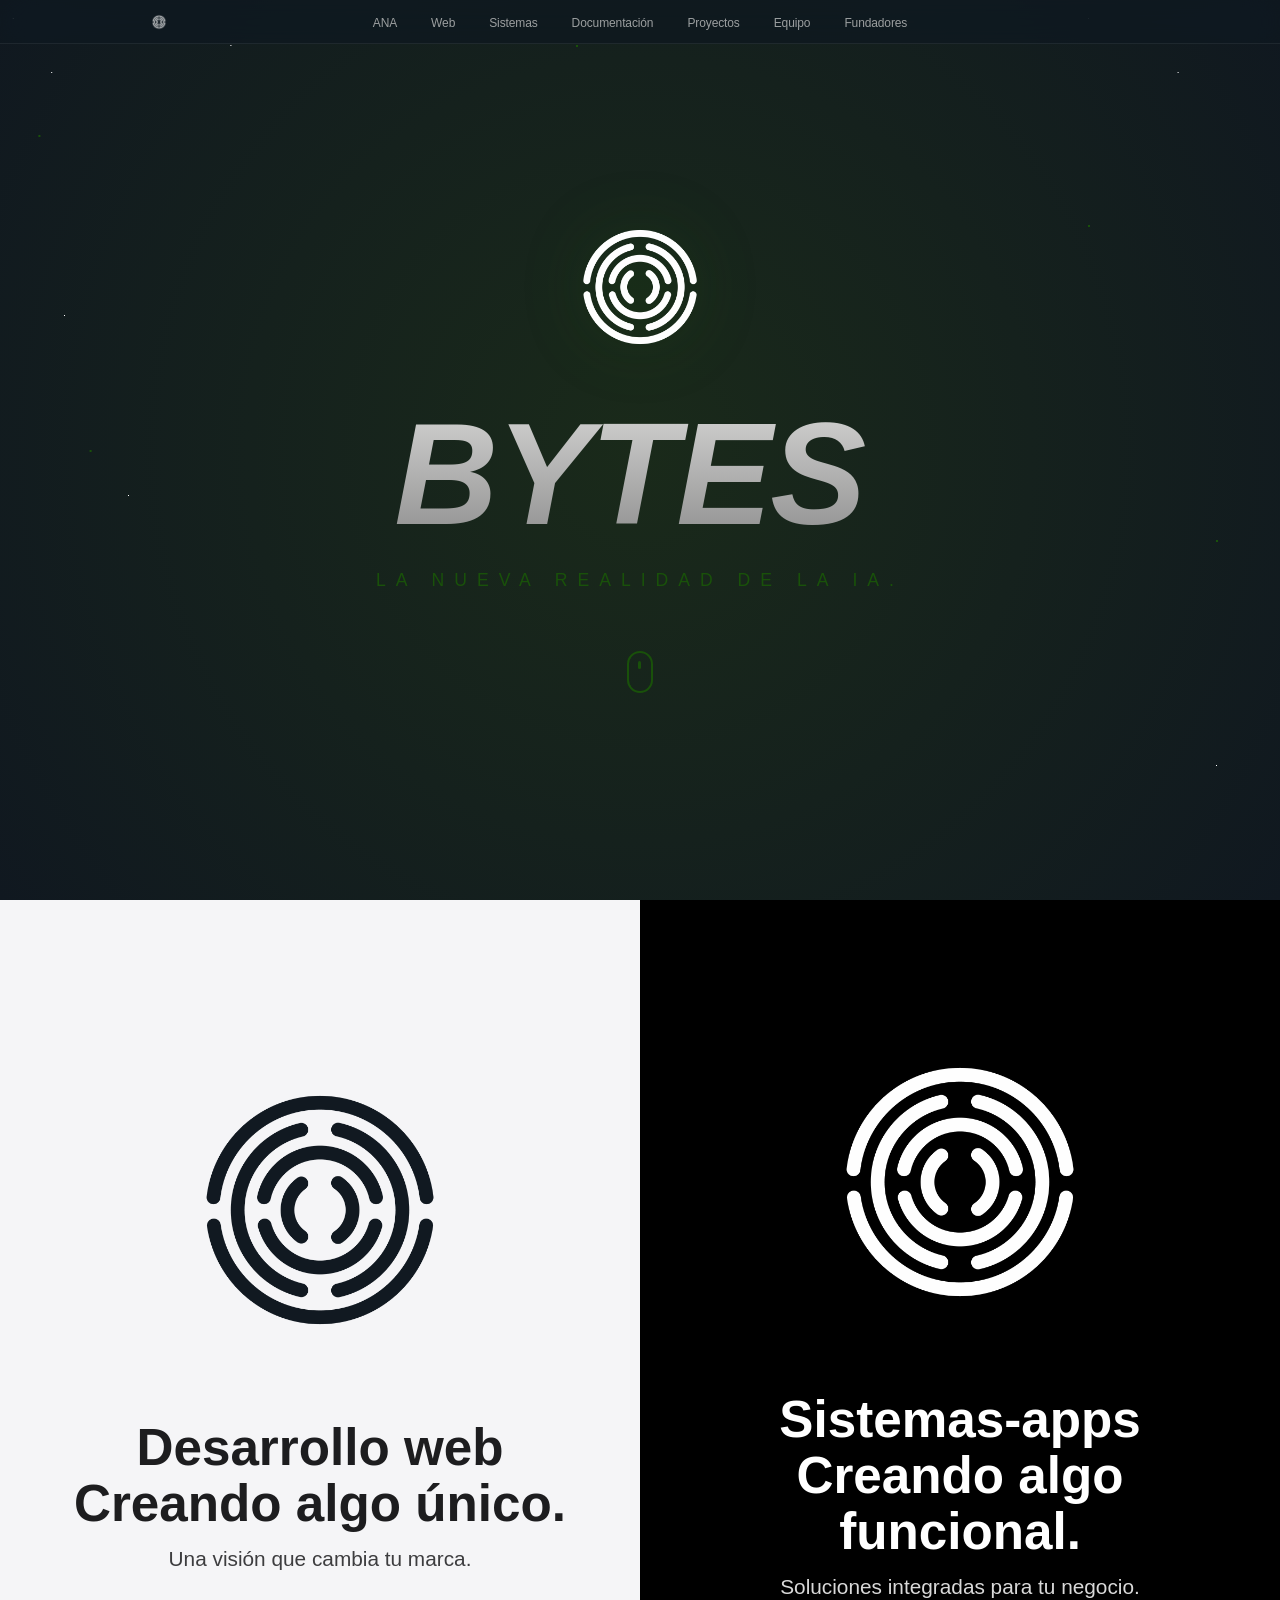
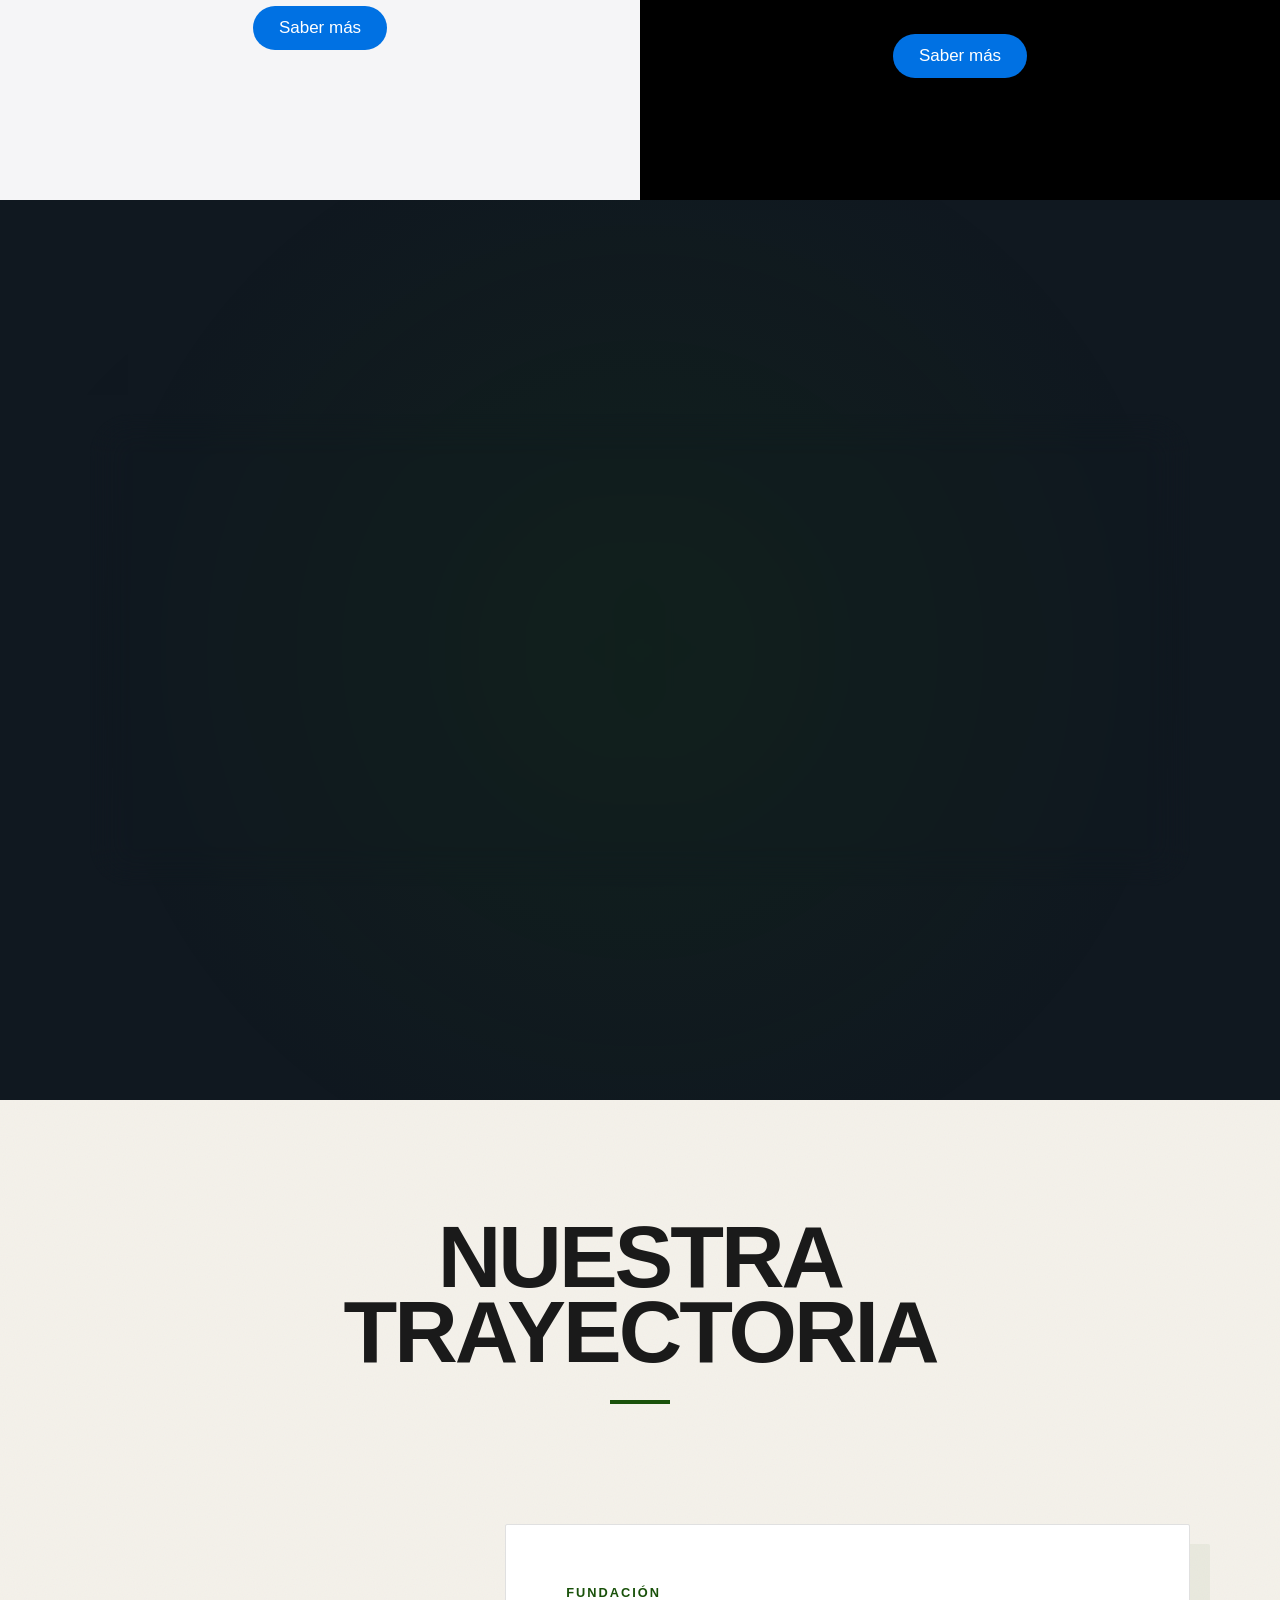
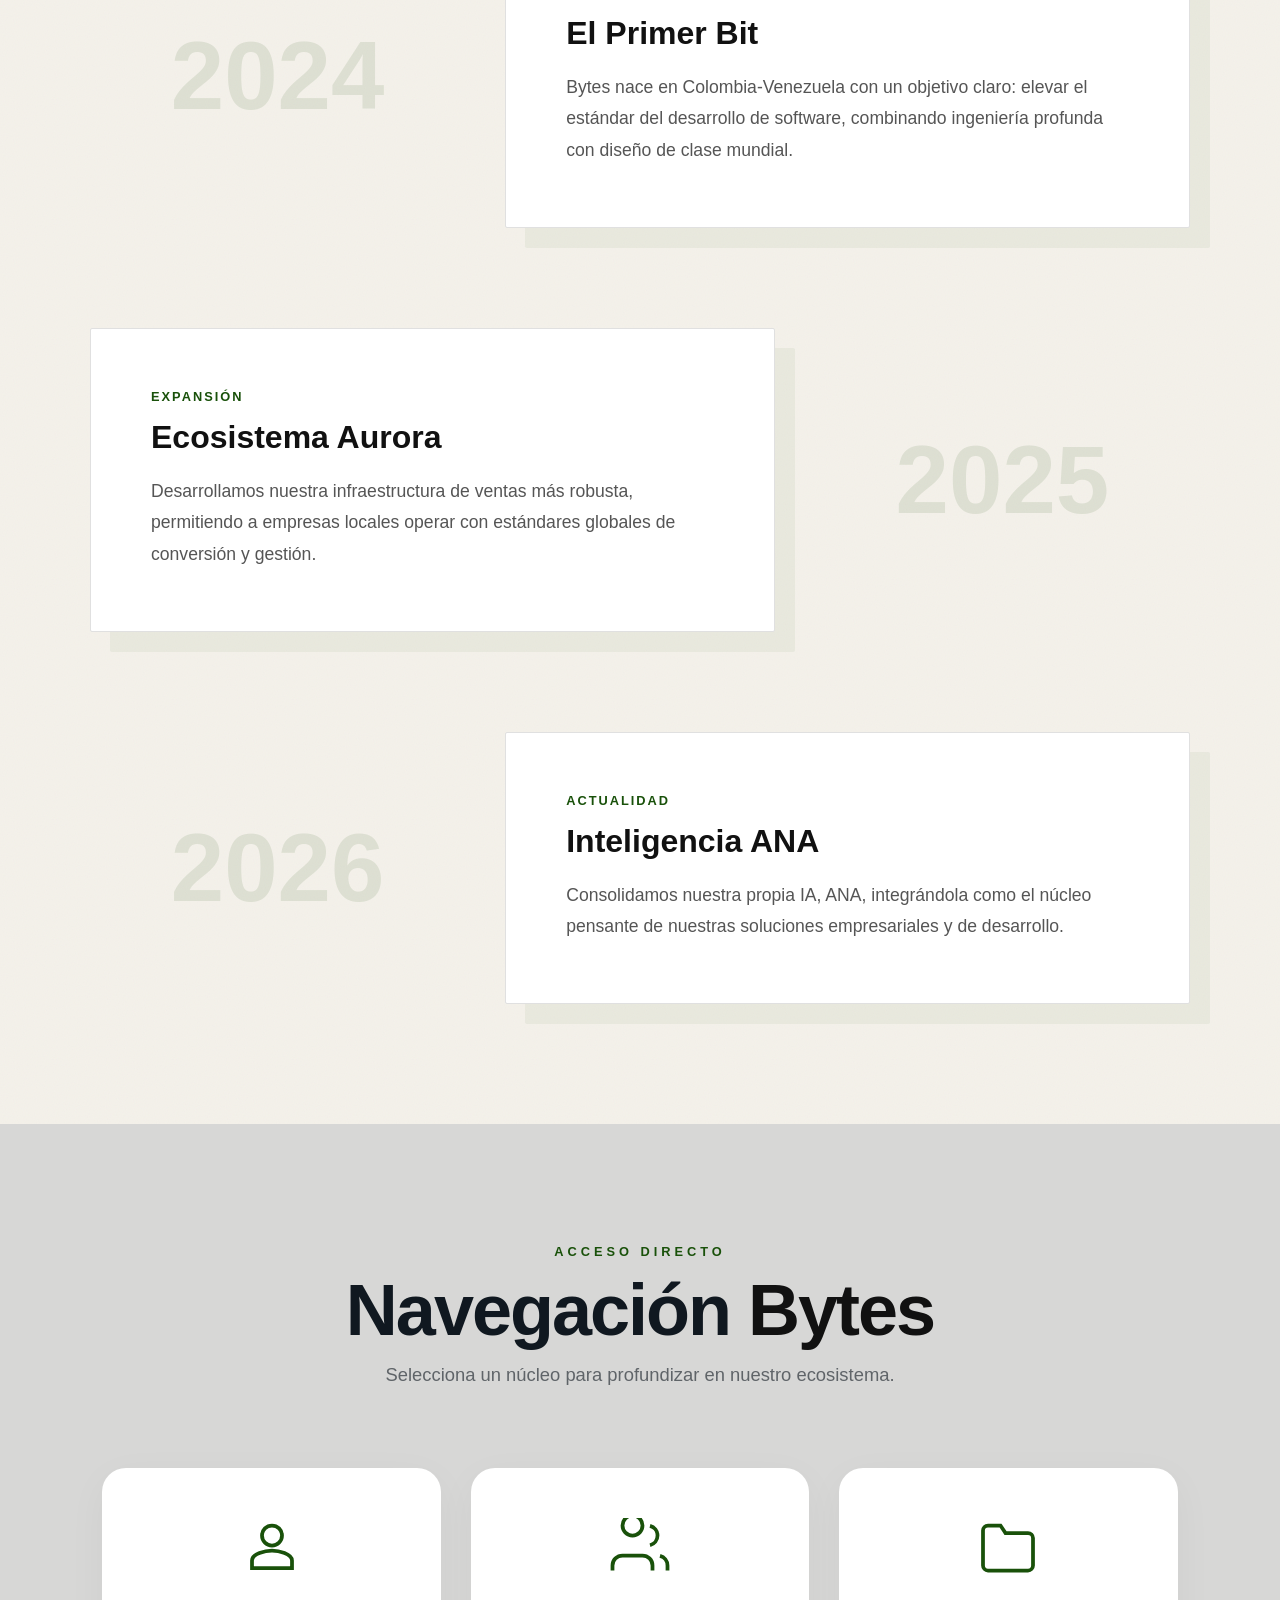
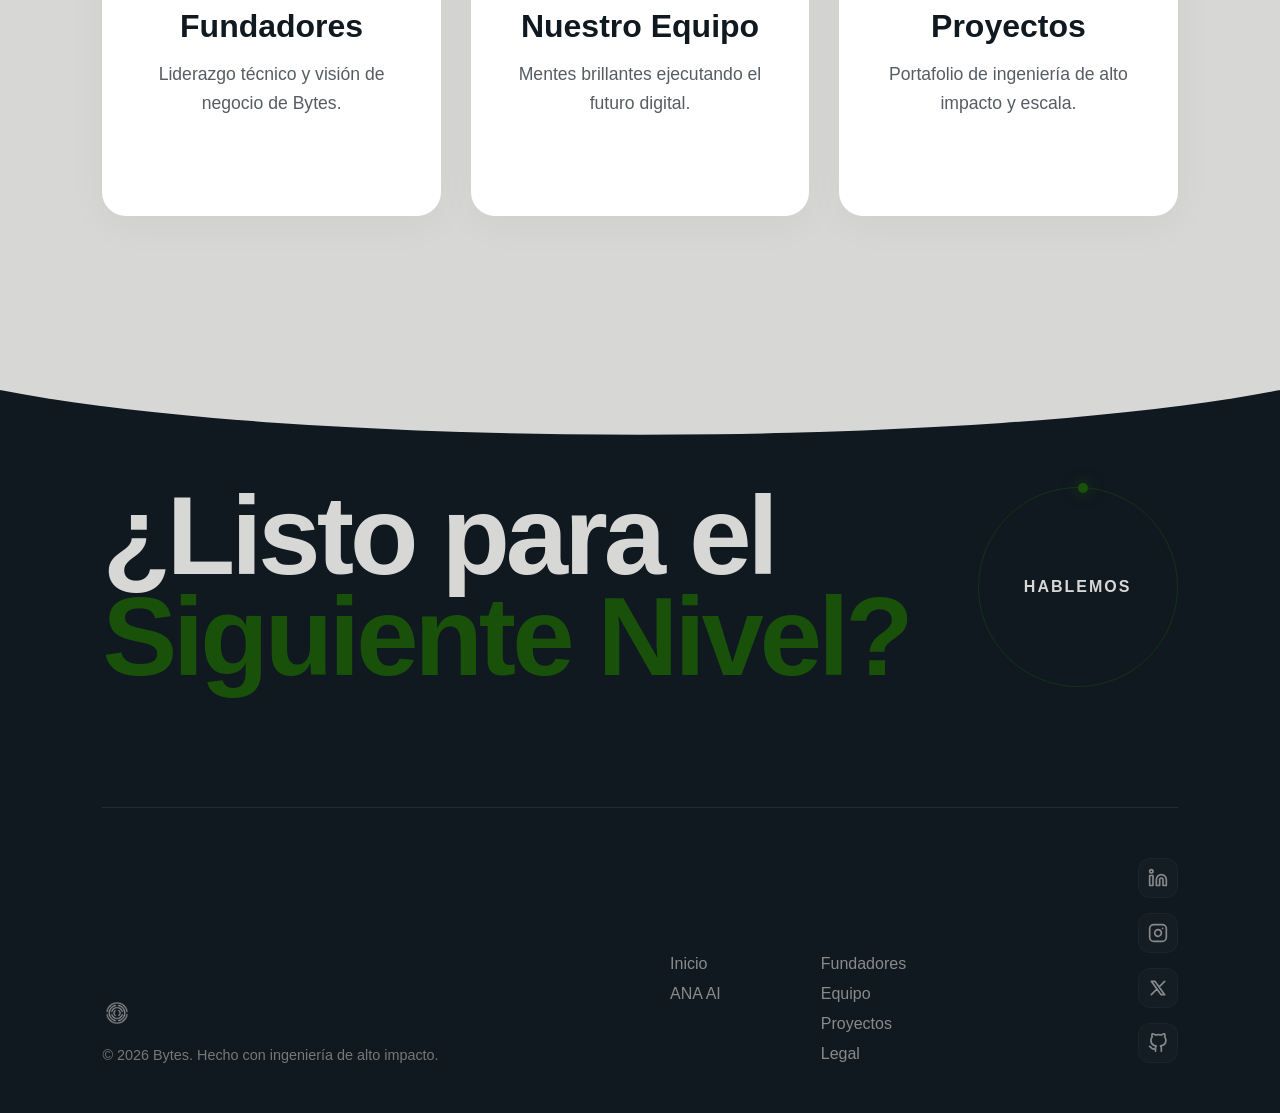
<file: index.html>
<!DOCTYPE html>
<html lang="es">
<head>
    <meta charset="UTF-8">
    <meta name="viewport" content="width=device-width, initial-scale=1.0">
    <title>Bytes | Ingeniería de software e inteligencia artificial</title>
    <meta name="description" content="Bytes es un estudio de ingeniería de software e IA de Colombia y Venezuela. Desarrollo web, sistemas y apps a medida, y ANA, nuestra inteligencia artificial empresarial.">
    <meta name="theme-color" content="#101820">
    <meta name="color-scheme" content="dark">

    <link rel="icon" href="recursos_bytes/favicon-32.png" type="image/png" sizes="32x32">
    <link rel="apple-touch-icon" href="recursos_bytes/apple-touch-icon.png">

    <meta property="og:type" content="website">
    <meta property="og:site_name" content="Bytes">
    <meta property="og:locale" content="es_ES">
    <meta property="og:title" content="Bytes | Ingeniería de software e inteligencia artificial">
    <meta property="og:description" content="Desarrollo web, sistemas y apps a medida, y ANA, nuestra inteligencia artificial empresarial.">
    <meta property="og:image" content="recursos_bytes/Logo Bytes-57.png">
    <meta name="twitter:card" content="summary_large_image">

    <link rel="preload" as="image" href="recursos_bytes/Logo Bytes-57.png">
    <link rel="stylesheet" href="CSS/base.css">
    <link rel="stylesheet" href="CSS/styles.css">
</head>
<body>

    <nav class="apple-navbar">
    <div class="navbar-content">
        <a href="index.html" class="nav-logo">
            <img src="recursos_bytes/Logo Bytes-57.png" alt="Bytes" width="18" height="18" decoding="async">
        </a>
        
        <button class="menu-toggle" id="mobile-menu" type="button"
                aria-label="Abrir menú de navegación" aria-expanded="false" aria-controls="nav-list">
            <span class="bar"></span>
            <span class="bar"></span>
        </button>

        <ul class="nav-list" id="nav-list">
            <li><a href="html/ana.html">ANA</a></li>
            <li><a href="html/desarrollo-web.html">Web</a></li>
            <li><a href="html/sistemas-apps.html">Sistemas</a></li>
            <li><a href="html/ana-doc.html">Documentación</a></li>
            <li><a href="Navegacion_Bytes/proyectos.html">Proyectos</a></li>
            <li><a href="Navegacion_Bytes/nuestro-equipo.html">Equipo</a></li>
            <li><a href="Navegacion_Bytes/fundadores.html">Fundadores</a></li>
        </ul>
    </div>
</nav>

    <div class="background-fixed">
        <div class="stars layer1"></div>
        <div class="stars layer2"></div>
        <div class="stars layer3"></div>
        <div class="stars layer4"></div>
        <div class="shooting-star-u"></div>
    </div>

    <div class="main-scroll-container">
        
        <section class="space-container">
            <main class="brand-landing">
                <div class="brand-wrapper">
                    <img src="recursos_bytes/Logo Bytes-57.png" alt="Bytes" class="hero-logo" width="160" height="160" fetchpriority="high" decoding="async">
                    <div class="title-container">
                        <h1 class="brand-name-bytes">BYTES</h1>
                    </div>
                    <p class="tagline-bytes">La nueva realidad de la IA.</p>
                    
                    <div class="scroll-indicator">
                        <div class="mouse">
                            <div class="wheel"></div>
                        </div>
                    </div>
                </div>
            </main>
        </section>

        <section class="products-grid-section">
    
    <div class="product-card light">
        <img src="recursos_bytes/Logo Bytes-61.png" alt="" class="product-media" width="320" height="320" loading="lazy" decoding="async">
        <div class="card-body">
            <h2 class="product-title">Desarrollo web<br>Creando algo único.</h2>
            <p class="product-tagline">Una visión que cambia tu marca.</p>
            <div class="button-group">
                <a href="html/desarrollo-web.html" class="btn-blue">Saber más</a>
            </div>
        </div>
    </div>

    <div class="product-card dark">
        <img src="recursos_bytes/Logo Bytes-57.png" alt="" class="product-media" width="320" height="320" loading="lazy" decoding="async">
        <div class="card-body">
            <h2 class="product-title">Sistemas-apps<br>Creando algo funcional.</h2>
            <p class="product-tagline">Soluciones integradas para tu negocio.</p>
            <div class="button-group">
                <a href="html/sistemas-apps.html" class="btn-blue">Saber más</a>
                
            </div>
        </div>
    </div>

</section>

<section class="ana-special-section">
    <div class="ana-container">
        <div class="ana-visual">
            <img src="recursos_bytes/Logo Bytes-57.png" alt="" class="ana-core-img" width="350" height="350" loading="lazy" decoding="async">
            <div class="ana-glow"></div>
        </div>
        
        <div class="ana-content">
            <span class="ana-badge">Neural Model v3.0</span>
            <h2 class="ana-title">ANA</h2>
            <p class="ana-description">
                La inteligencia que trasciende lo convencional. Una arquitectura diseñada para comprender, crear y evolucionar junto a Bytes.
            </p>
            
            <div class="ana-button-group">
                <a href="html/ana.html" class="btn-ana-primary">Interactuar con ANA</a>
                <a href="html/ana-doc.html" class="btn-ana-secondary">Documentación</a>
            </div>
        </div>
    </div>
</section>


<section class="chronicle-section">
    <div class="chronicle-bg-texture"></div>
    
    <div class="chronicle-container">
        <div class="chronicle-intro">
            <h2 class="chronicle-title">Nuestra <br> Trayectoria</h2>
            <div class="chronicle-line"></div>
        </div>

        <div class="story-grid">
            <article class="story-entry left">
                <div class="entry-year">2024</div>
                <div class="entry-box">
                    <span class="entry-label">Fundación</span>
                    <h3>El Primer Bit</h3>
                    <p>Bytes nace en Colombia-Venezuela con un objetivo claro: elevar el estándar del desarrollo de software, combinando ingeniería profunda con diseño de clase mundial.</p>
                </div>
            </article>

            <article class="story-entry right">
                <div class="entry-year">2025</div>
                <div class="entry-box">
                    <span class="entry-label">Expansión</span>
                    <h3>Ecosistema Aurora</h3>
                    <p>Desarrollamos nuestra infraestructura de ventas más robusta, permitiendo a empresas locales operar con estándares globales de conversión y gestión.</p>
                </div>
            </article>

            <article class="story-entry left">
                <div class="entry-year">2026</div>
                <div class="entry-box">
                    <span class="entry-label">Actualidad</span>
                    <h3>Inteligencia ANA</h3>
                    <p>Consolidamos nuestra propia IA, ANA, integrándola como el núcleo pensante de nuestras soluciones empresariales y de desarrollo.</p>
                </div>
            </article>
        </div>
    </div>
</section>


<section class="focus-nav-section">
    <div class="focus-container">
        <div class="focus-intro">
            <span class="focus-label">Acceso Directo</span>
            <h2 class="focus-title">Navegación <span>Bytes</span></h2>
            <p class="focus-subtitle">Selecciona un núcleo para profundizar en nuestro ecosistema.</p>
        </div>

        <div class="focus-grid">
            <a href="Navegacion_Bytes/fundadores.html" class="focus-card">
                <div class="focus-content">
                    <div class="focus-icon">
                        <svg viewBox="0 0 24 24" fill="none" stroke="currentColor" stroke-width="1.5" aria-hidden="true" focusable="false">
                            <path d="M12 11c2.21 0 4-1.79 4-4s-1.79-4-4-4-4 1.79-4 4 1.79 4 4 4zM12 13c-2.67 0-8 1.34-8 4v3h16v-3c0-2.66-5.33-4-8-4z"/>
                        </svg>
                    </div>
                    <h3>Fundadores</h3>
                    <p>Liderazgo técnico y visión de negocio de Bytes.</p>
                </div>
                <span class="focus-arrow">→</span>
            </a>

            <a href="Navegacion_Bytes/nuestro-equipo.html" class="focus-card">
                <div class="focus-content">
                    <div class="focus-icon">
                        <svg viewBox="0 0 24 24" fill="none" stroke="currentColor" stroke-width="1.5" aria-hidden="true" focusable="false">
                            <path d="M17 21v-2a4 4 0 0 0-4-4H5a4 4 0 0 0-4 4v2M9 7a4 4 0 1 0 0-8 4 4 0 0 0 0 8zm14 14v-2a4 4 0 0 0-3-3.87M16 3.13a4 4 0 0 1 0 7.75"/>
                        </svg>
                    </div>
                    <h3>Nuestro Equipo</h3>
                    <p>Mentes brillantes ejecutando el futuro digital.</p>
                </div>
                <span class="focus-arrow">→</span>
            </a>

            <a href="Navegacion_Bytes/proyectos.html" class="focus-card">
                <div class="focus-content">
                    <div class="focus-icon">
                        <svg viewBox="0 0 24 24" fill="none" stroke="currentColor" stroke-width="1.5" aria-hidden="true" focusable="false">
                            <path d="M22 19a2 2 0 0 1-2 2H4a2 2 0 0 1-2-2V5a2 2 0 0 1 2-2h5l2 3h9a2 2 0 0 1 2 2z"/>
                        </svg>
                    </div>
                    <h3>Proyectos</h3>
                    <p>Portafolio de ingeniería de alto impacto y escala.</p>
                </div>
                <span class="focus-arrow">→</span>
            </a>
        </div>
    </div>
</section>

<footer class="unique-footer">
    <div class="footer-curve"></div> <div class="footer-content">
        <div class="footer-hero">
            <h2 class="footer-big-text">¿Listo para el <br> <span class="glitch-text">Siguiente Nivel?</span></h2>
            <a href="mailto:contacto@bytes.com" class="footer-cta-orbital">
                <span class="cta-inner">Hablemos</span>
                <div class="cta-ring"></div>
            </a>
        </div>

        <div class="footer-bottom-bar">
            <div class="footer-brand">
                <img src="recursos_bytes/Logo Bytes-57.png" alt="Bytes" class="footer-mini-logo" width="30" height="30" loading="lazy" decoding="async">
                <p>© 2026 Bytes. Hecho con ingeniería de alto impacto.</p>
            </div>

            <nav class="footer-nav">
                <div class="nav-group">
                    <a href="index.html">Inicio</a>
                    <a href="html/ana.html">ANA AI</a>
                </div>
                <div class="nav-group">
                    <a href="Navegacion_Bytes/fundadores.html">Fundadores</a>
                    <a href="Navegacion_Bytes/nuestro-equipo.html">Equipo</a>
                    <a href="Navegacion_Bytes/proyectos.html">Proyectos</a>
                    <a href="Navegacion_Bytes/legal.html">Legal</a>
                </div>
            </nav>
            <div class="nav-group social-nodes">
    <a href="#" class="social-link" aria-label="LinkedIn">
        <svg width="20" height="20" viewBox="0 0 24 24" fill="none" stroke="currentColor" stroke-width="2" stroke-linecap="round" stroke-linejoin="round" aria-hidden="true" focusable="false"><path d="M16 8a6 6 0 0 1 6 6v7h-4v-7a2 2 0 0 0-2-2 2 2 0 0 0-2 2v7h-4v-7a6 6 0 0 1 6-6z"></path><rect x="2" y="9" width="4" height="12"></rect><circle cx="4" cy="4" r="2"></circle></svg>
    </a>
    <a href="https://www.instagram.com/bytes_technology/" class="social-link" aria-label="Instagram">
        <svg width="20" height="20" viewBox="0 0 24 24" fill="none" stroke="currentColor" stroke-width="2" stroke-linecap="round" stroke-linejoin="round" aria-hidden="true" focusable="false"><rect x="2" y="2" width="20" height="20" rx="5" ry="5"></rect><path d="M16 11.37A4 4 0 1 1 12.63 8 4 4 0 0 1 16 11.37z"></path><line x1="17.5" y1="6.5" x2="17.51" y2="6.5"></line></svg>
    </a>
    <a href="#" class="social-link" aria-label="X (Twitter)">
        <svg width="20" height="20" viewBox="0 0 24 24" fill="none" stroke="currentColor" stroke-width="2" stroke-linecap="round" stroke-linejoin="round" aria-hidden="true" focusable="false"><path d="M4 4l11.733 16h4.267l-11.733-16zM4 20l6.768-6.768m2.46-2.46L20 4"></path></svg>
    </a>
    <a href="#" class="social-link" aria-label="GitHub">
        <svg width="20" height="20" viewBox="0 0 24 24" fill="none" stroke="currentColor" stroke-width="2" stroke-linecap="round" stroke-linejoin="round" aria-hidden="true" focusable="false"><path d="M9 19c-5 1.5-5-2.5-7-3m14 6v-3.87a3.37 3.37 0 0 0-.94-2.61c3.14-.35 6.44-1.54 6.44-7A5.44 5.44 0 0 0 20 4.77 5.07 5.07 0 0 0 19.91 1S18.73.65 16 2.48a13.38 13.38 0 0 0-7 0C6.27.65 5.09 1 5.09 1A5.07 5.07 0 0 0 5 4.77a5.44 5.44 0 0 0-1.5 3.78c0 5.42 3.3 6.61 6.44 7A3.37 3.37 0 0 0 9 18.13V22"></path></svg>
    </a>
</div>
        </div>
    </div>
</footer>
        
    </div>
    
    <script src="JS/nav.js" defer></script>
    <script src="JS/script.js" defer></script>
</body>
</html>
</file>
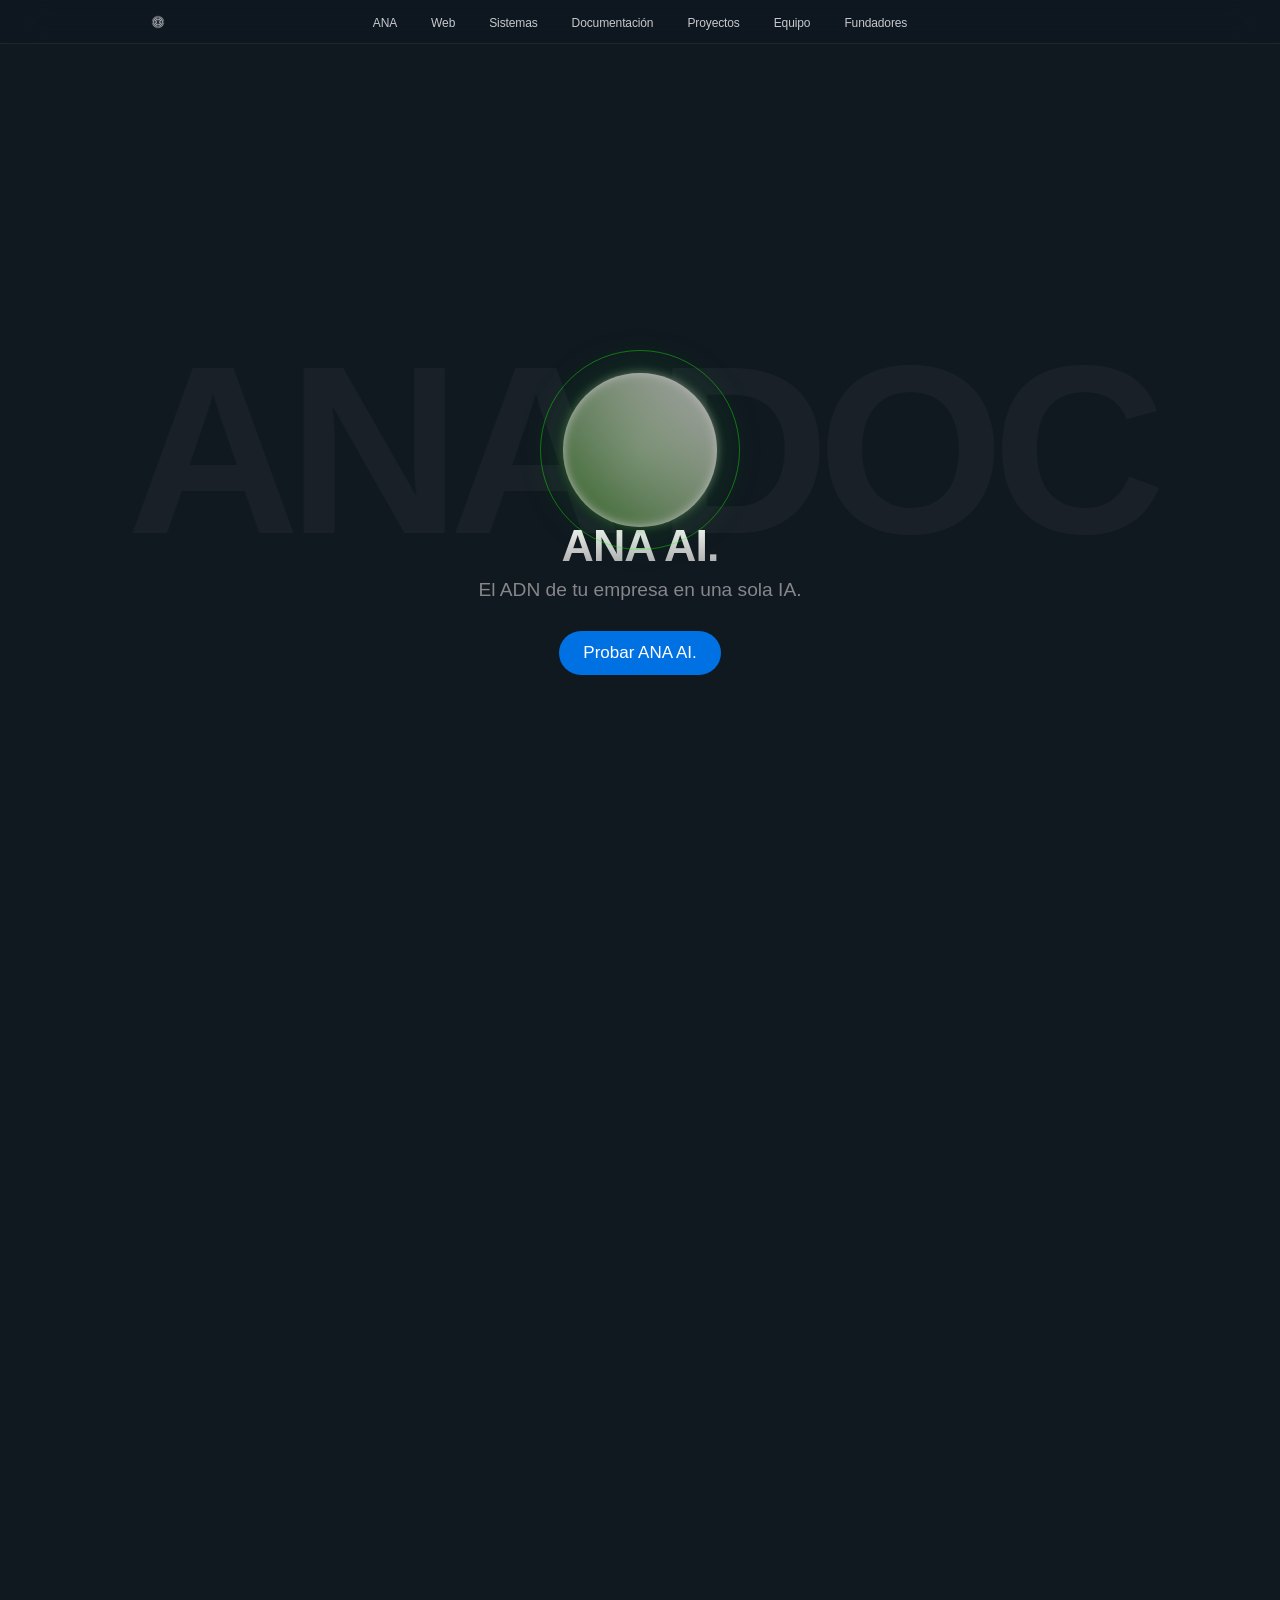
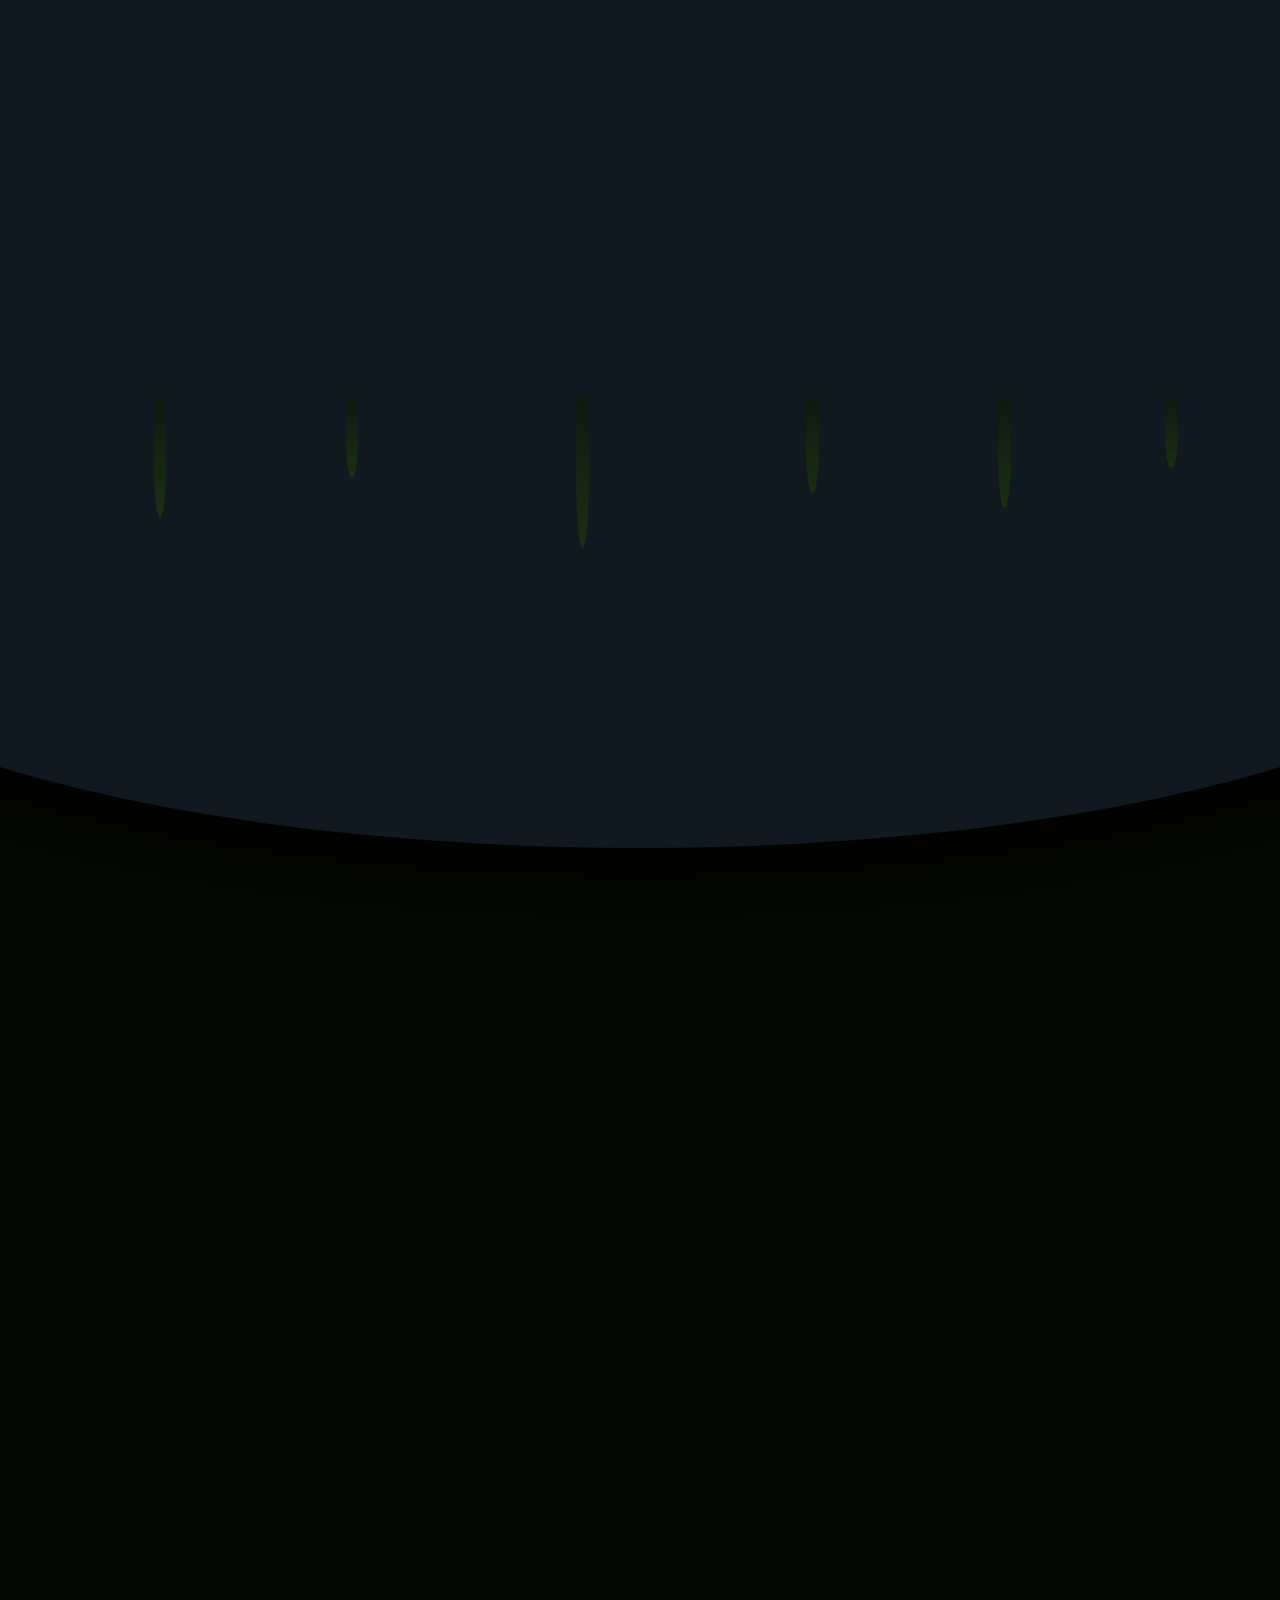
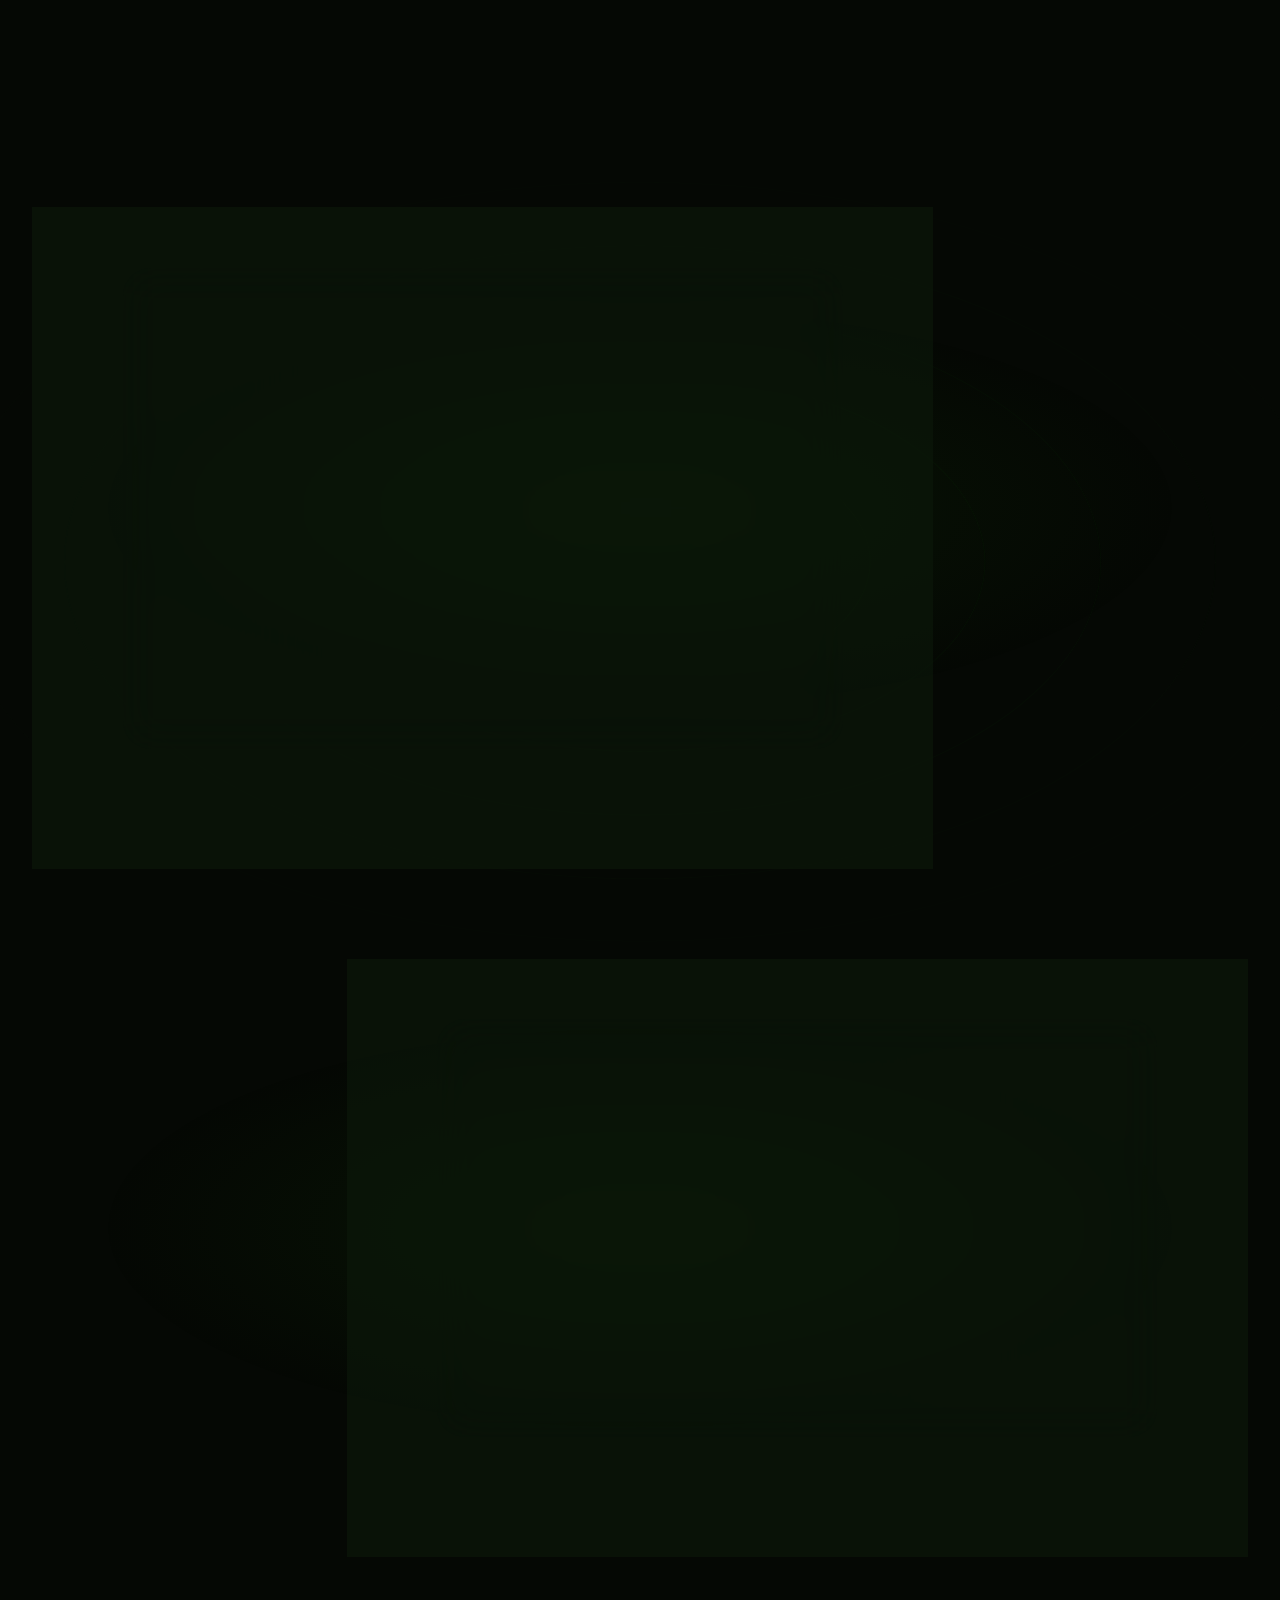
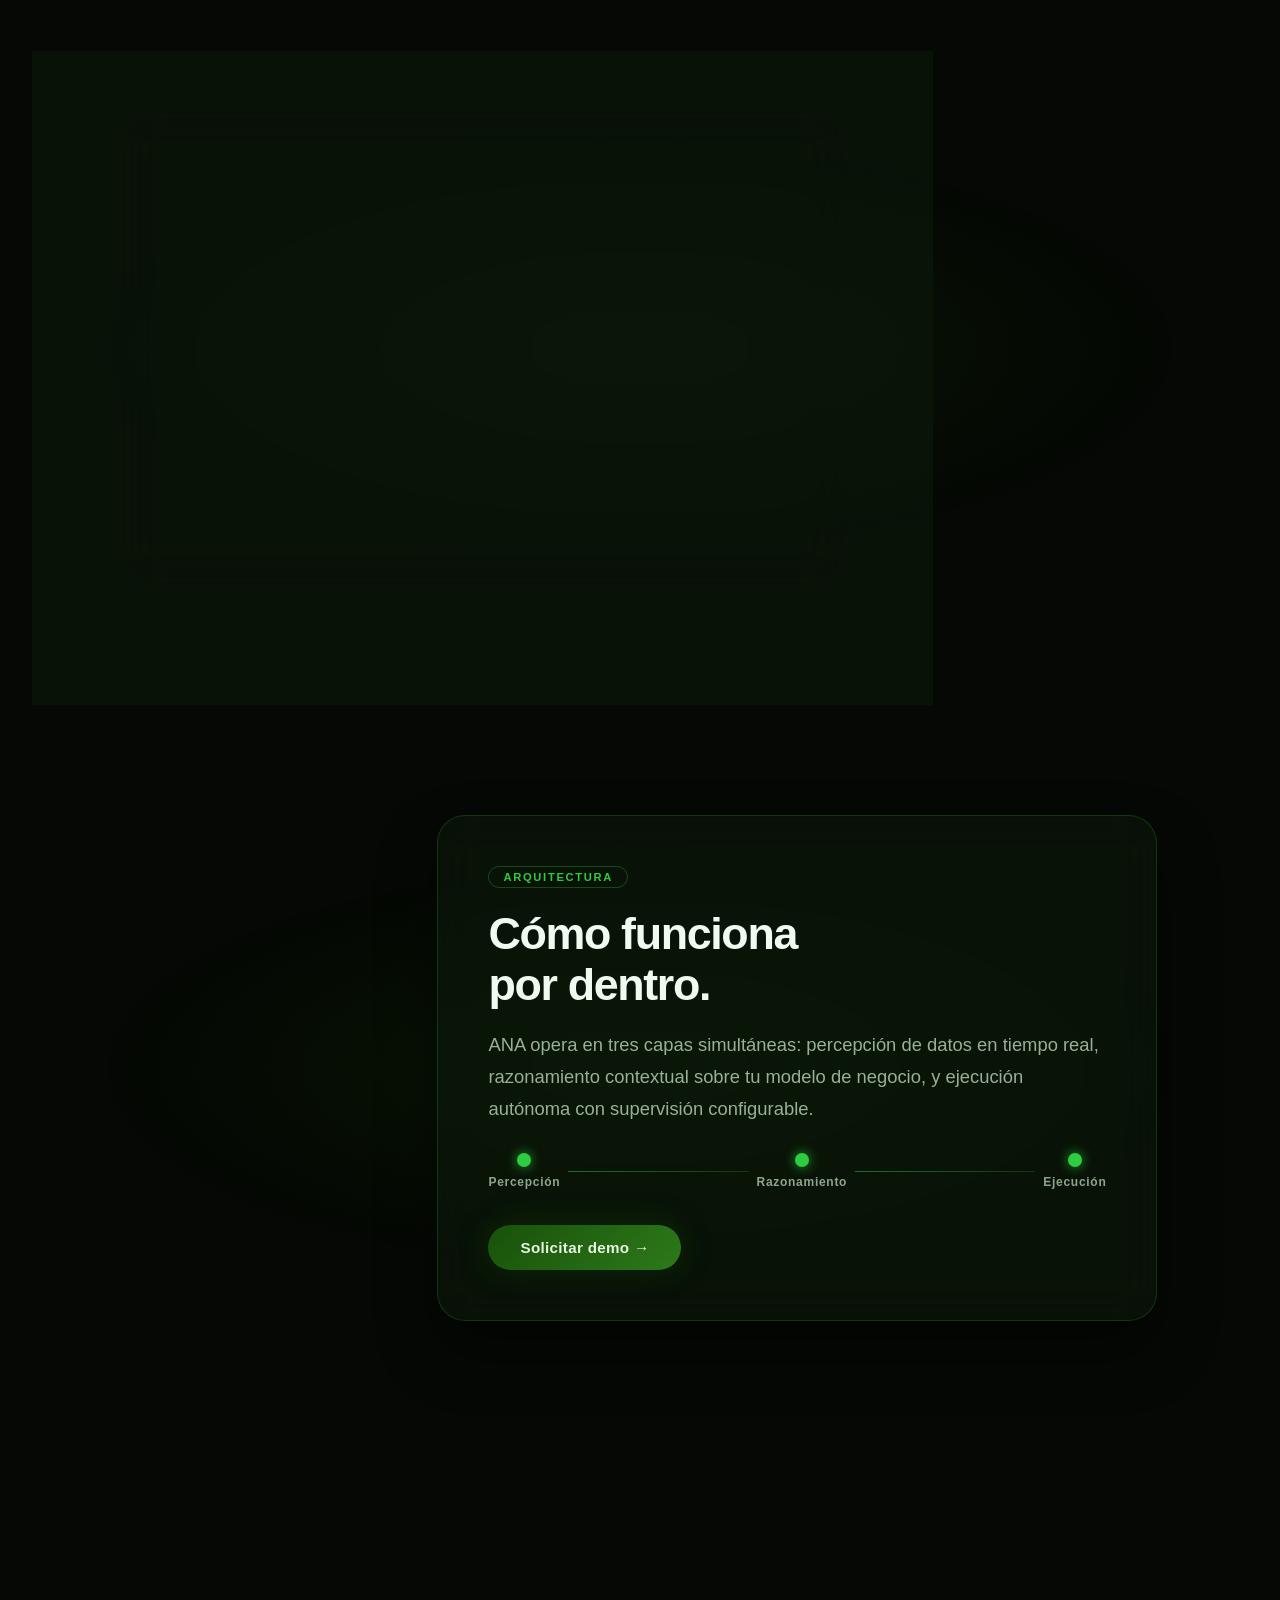
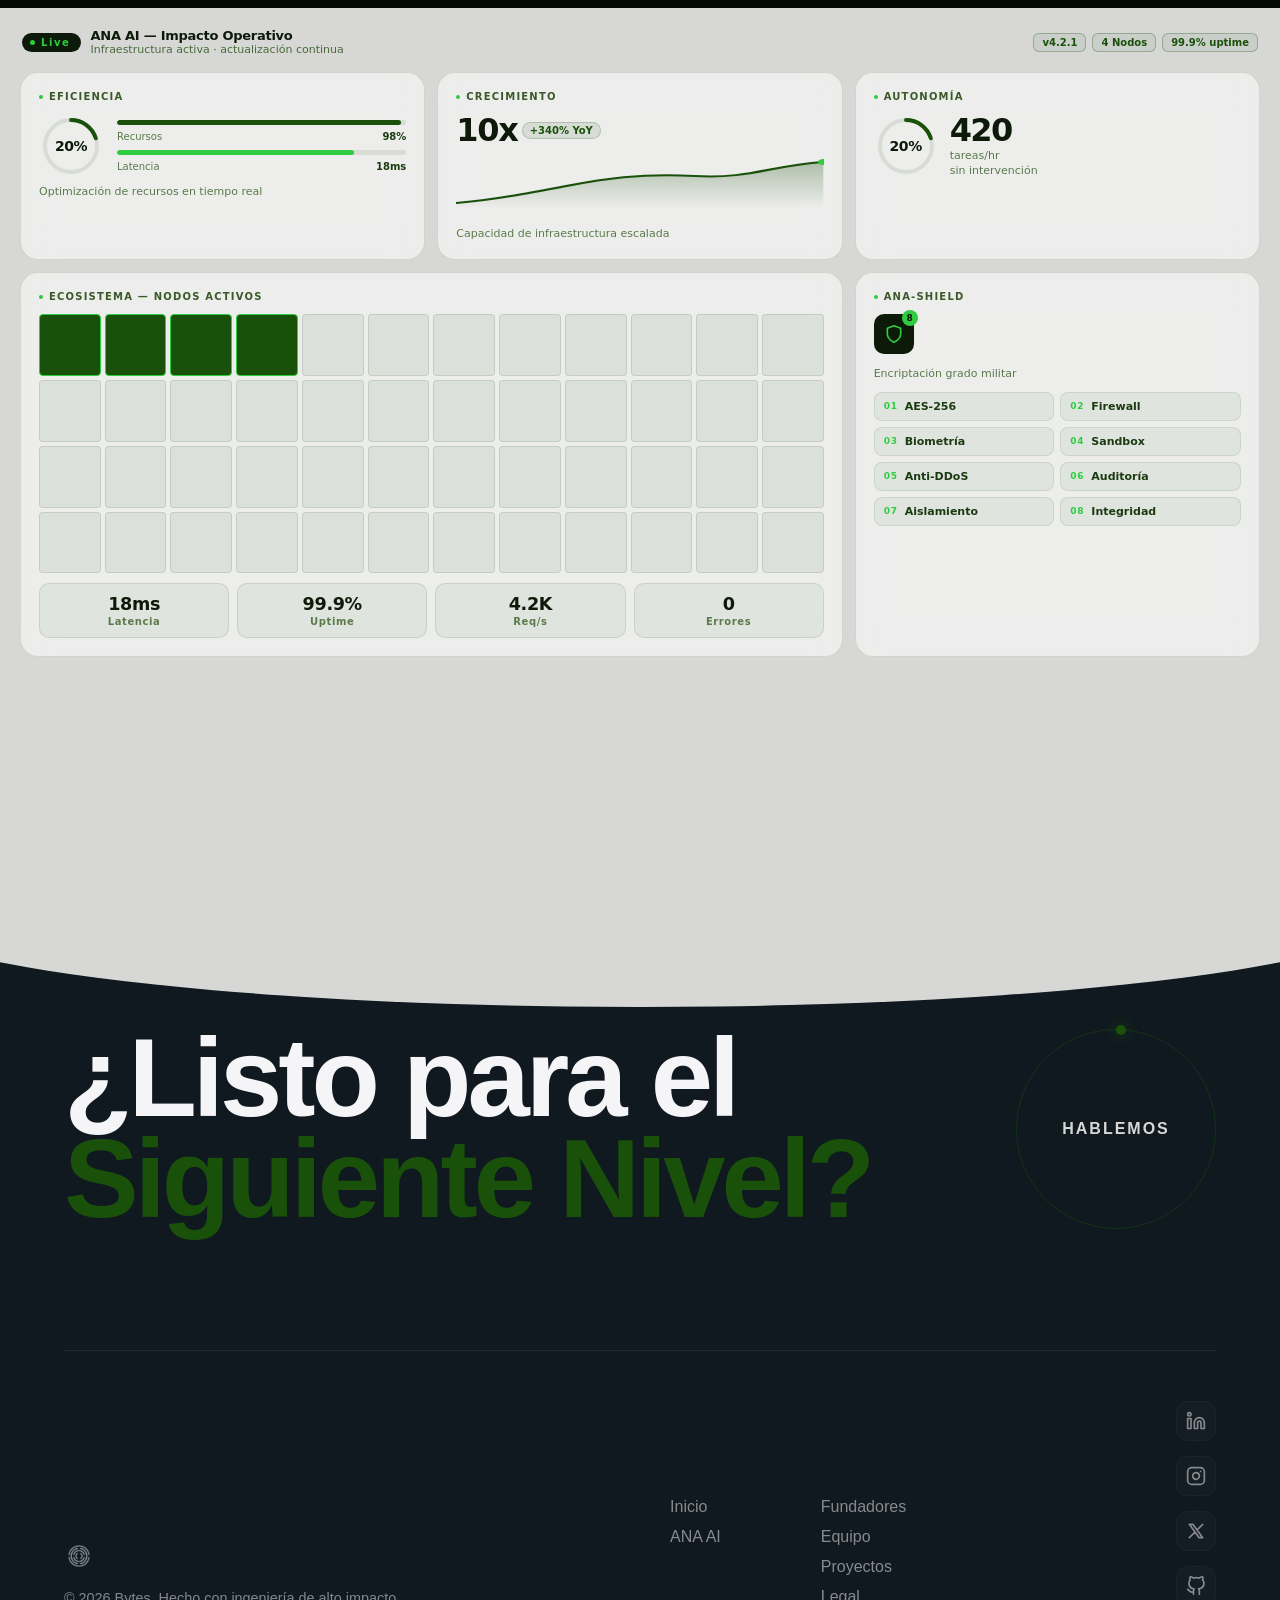
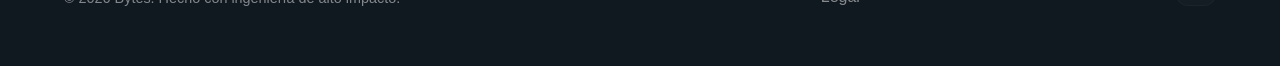
<file: html/ana-doc.html>
<!DOCTYPE html>
<html lang="es">
<head>
    <meta charset="UTF-8">
    <meta name="viewport" content="width=device-width, initial-scale=1.0">
    <title>Documentación de ANA AI | Bytes</title>
    <meta name="description" content="Documentación técnica de ANA AI: arquitectura, capas de seguridad, métricas de impacto y ecosistema de integración.">
    <meta name="theme-color" content="#101820">
    <meta name="color-scheme" content="dark">

    <link rel="icon" href="../recursos_bytes/favicon-32.png" type="image/png" sizes="32x32">
    <link rel="apple-touch-icon" href="../recursos_bytes/apple-touch-icon.png">

    <meta property="og:type" content="website">
    <meta property="og:site_name" content="Bytes">
    <meta property="og:locale" content="es_ES">
    <meta property="og:title" content="Documentación de ANA AI | Bytes">
    <meta property="og:description" content="Documentación técnica de ANA AI: arquitectura, capas de seguridad, métricas de impacto y ecosistema de integración.">
    <meta property="og:image" content="../recursos_bytes/Logo Bytes-57.png">
    <meta name="twitter:card" content="summary_large_image">

    <link rel="stylesheet" href="../CSS/base.css">
    <link rel="stylesheet" href="../CSS/Ana-doc.css">
</head>
<body>

<nav class="apple-navbar">
    <div class="navbar-content">
        <a href="../index.html" class="nav-logo">
            <img src="../recursos_bytes/Logo Bytes-57.png" alt="Bytes" width="18" height="18" decoding="async">
        </a>
        
        <button class="menu-toggle" id="mobile-menu" type="button"
                aria-label="Abrir menú de navegación" aria-expanded="false" aria-controls="nav-list">
            <span class="bar"></span>
            <span class="bar"></span>
        </button>

        <ul class="nav-list" id="nav-list">
            <li><a href="ana.html">ANA</a></li>
            <li><a href="desarrollo-web.html">Web</a></li>
            <li><a href="sistemas-apps.html">Sistemas</a></li>
            <li><a href="ana-doc.html">Documentación</a></li>
            <li><a href="../Navegacion_Bytes/proyectos.html">Proyectos</a></li>
            <li><a href="../Navegacion_Bytes/nuestro-equipo.html">Equipo</a></li>
            <li><a href="../Navegacion_Bytes/fundadores.html">Fundadores</a></li>
        </ul>
    </div>
</nav>

<main class="hero-launch">
    <div class="background-text">ANA DOC</div>

    <div class="ia-visual-container" id="orb-container">
        <div class="ia-core">
            <div class="ia-pulse"></div> 
            <div class="ia-orb"></div>   
        </div>
    </div>

    <div class="product-info" id="hero-text">
        <h1 class="product-title">ANA AI.</h1>
        <p class="product-tagline">El ADN de tu empresa en una sola IA.</p>
        <a href="ana.html" class="btn-buy">Probar ANA AI.</a>
    </div>
</main>

<section class="expansion-section" id="expansion-section">
    <div class="info-overlay" id="info-overlay">
        <div class="info-step" id="step-1">
            <h2>¿Qué es ANA AI?</h2>
            <p>Es el núcleo inteligente de tu ecosistema digital, diseñado para aprender y evolucionar con tu empresa.</p>
        </div>
        <div class="info-step" id="step-2">
            <h2>Su Función</h2>
            <p>Automatiza procesos complejos, gestiona datos en tiempo real y conecta todas las áreas de tu negocio.</p>
        </div>
        <div class="info-step" id="step-3">
            <h2>¿A quién va dirigido?</h2>
            <p>Empresas en expansión que buscan eficiencia absoluta y una ventaja competitiva tecnológica.</p>
        </div>
    </div>
</section>

<!-- ============================================================
     SECCIÓN CUEVA ANA 
     ============================================================ -->

<section class="cave-wrapper" id="cave-section">

  <!-- Techo / entrada de la cueva -->
  <div class="cave-mouth">
    <div class="cave-arch"></div>
    <div class="cave-drip" style="--x:12%;--delay:0s;--h:120px"></div>
    <div class="cave-drip" style="--x:27%;--delay:0.4s;--h:80px"></div>
    <div class="cave-drip" style="--x:45%;--delay:0.9s;--h:150px"></div>
    <div class="cave-drip" style="--x:63%;--delay:0.2s;--h:95px"></div>
    <div class="cave-drip" style="--x:78%;--delay:0.7s;--h:110px"></div>
    <div class="cave-drip" style="--x:91%;--delay:0.3s;--h:70px"></div>
  </div>

  <!-- Partículas de polvo flotando -->
  <div class="cave-particles" id="cave-particles"></div>



  <!-- Túnel de profundidad -->
  <div class="cave-tunnel">
    <div class="tunnel-ring" style="--i:1"></div>
    <div class="tunnel-ring" style="--i:2"></div>
    <div class="tunnel-ring" style="--i:3"></div>
    <div class="tunnel-ring" style="--i:4"></div>
    <div class="tunnel-ring" style="--i:5"></div>
    <div class="tunnel-ring" style="--i:6"></div>
  </div>

  <!-- Los 4 bloques de contenido -->
  <div class="cave-content">

    <div class="cave-block" data-index="0">
      <div class="block-glow"></div>
      <div class="block-inner">
        <span class="block-tag">Núcleo Cognitivo</span>
        <h3>ANA aprende tu empresa.<br>No solo la procesa.</h3>
        <p>A diferencia de los modelos genéricos, ANA construye un grafo de conocimiento único para cada organización. Cada interacción refina su modelo interno — volviéndose más precisa, más contextual y más valiosa con el tiempo.</p>
        <div class="block-stats">
          <div class="stat"><span class="stat-num">98%</span><span class="stat-label">Precisión contextual</span></div>
          <div class="stat"><span class="stat-num">&lt;80ms</span><span class="stat-label">Tiempo de respuesta</span></div>
        </div>
      </div>
    </div>

    <div class="cave-block" data-index="1">
      <div class="block-glow"></div>
      <div class="block-inner">
        <span class="block-tag">Integración Total</span>
        <h3>Se conecta con todo.<br>Sin fricción.</h3>
        <p>APIs nativas para ERP, CRM, bases de datos propietarias y herramientas legacy. ANA no reemplaza tu stack — lo potencia. Despliegue en menos de 72 horas, sin interrumpir operaciones activas.</p>
        <div class="block-icons">
          <div class="icon-pill">ERP</div>
          <div class="icon-pill">CRM</div>
          <div class="icon-pill">SQL</div>
          <div class="icon-pill">REST</div>
          <div class="icon-pill">Webhooks</div>
        </div>
      </div>
    </div>

    <div class="cave-block" data-index="2">
      <div class="block-glow"></div>
      <div class="block-inner">
        <span class="block-tag">Casos de Uso</span>
        <h3>Desde el almacén<br>hasta la sala de juntas.</h3>
        <p>Logística predictiva, atención al cliente autónoma, análisis financiero en tiempo real, generación de reportes ejecutivos. ANA se adapta al sector — retail, salud, manufactura, finanzas.</p>
        <div class="industry-grid">
          <div class="industry-item">
            <svg viewBox="0 0 24 24" fill="none" stroke="currentColor" stroke-width="1.5" aria-hidden="true" focusable="false"><rect x="2" y="7" width="20" height="14" rx="2"/><path d="M16 7V5a2 2 0 0 0-2-2h-4a2 2 0 0 0-2 2v2"/></svg>
            <span>Retail</span>
          </div>
          <div class="industry-item">
            <svg viewBox="0 0 24 24" fill="none" stroke="currentColor" stroke-width="1.5" aria-hidden="true" focusable="false"><path d="M22 12h-4l-3 9L9 3l-3 9H2"/></svg>
            <span>Salud</span>
          </div>
          <div class="industry-item">
            <svg viewBox="0 0 24 24" fill="none" stroke="currentColor" stroke-width="1.5" aria-hidden="true" focusable="false"><path d="M12 2L2 7l10 5 10-5-10-5z"/><path d="M2 17l10 5 10-5"/><path d="M2 12l10 5 10-5"/></svg>
            <span>Manufactura</span>
          </div>
          <div class="industry-item">
            <svg viewBox="0 0 24 24" fill="none" stroke="currentColor" stroke-width="1.5" aria-hidden="true" focusable="false"><line x1="12" y1="1" x2="12" y2="23"/><path d="M17 5H9.5a3.5 3.5 0 0 0 0 7h5a3.5 3.5 0 0 1 0 7H6"/></svg>
            <span>Finanzas</span>
          </div>
        </div>
      </div>
    </div>

    <div class="cave-block" data-index="3">
      <div class="block-glow"></div>
      <div class="block-inner">
        <span class="block-tag">Arquitectura</span>
        <h3>Cómo funciona<br>por dentro.</h3>
        <p>ANA opera en tres capas simultáneas: percepción de datos en tiempo real, razonamiento contextual sobre tu modelo de negocio, y ejecución autónoma con supervisión configurable.</p>
        <div class="arch-flow">
          <div class="arch-step">
            <div class="arch-dot"></div>
            <span>Percepción</span>
          </div>
          <div class="arch-line"></div>
          <div class="arch-step">
            <div class="arch-dot"></div>
            <span>Razonamiento</span>
          </div>
          <div class="arch-line"></div>
          <div class="arch-step">
            <div class="arch-dot"></div>
            <span>Ejecución</span>
          </div>
        </div>
        <a href="#" class="cave-cta">Solicitar demo →</a>
      </div>
    </div>

  </div>
</section>


<section class="ana-impact-dashboard-v3">
    <div class="w">
  <canvas id="bg"></canvas>

  <div class="inner">

    <!-- Header -->
    <div class="hdr">
      <div class="hdr-left">
        <div class="live-badge">
          <div class="live-dot"></div>
          Live
        </div>
        <div>
          <div class="hdr-title">ANA AI — Impacto Operativo</div>
          <div class="hdr-sub">Infraestructura activa · actualización continua</div>
        </div>
      </div>
      <div class="ts-row">
        <div class="ts-pill">v4.2.1</div>
        <div class="ts-pill">4 Nodos</div>
        <div class="ts-pill">99.9% uptime</div>
      </div>
    </div>

    <!-- Panel: Eficiencia -->
    <div class="card card-eff">
      <div class="clabel">
        <div class="clabel-dot"></div>
        Eficiencia
      </div>
      <div class="eff-row">
        <div class="arc-container">
          <svg class="arc-svg" viewBox="0 0 64 64" aria-hidden="true" focusable="false">
            <circle class="arc-bg"    cx="32" cy="32" r="26"/>
            <circle class="arc-fill"  id="arc1" cx="32" cy="32" r="26"/>
            <circle class="arc-pulse" cx="32" cy="32" r="26" stroke-dasharray="30 201"/>
          </svg>
          <div class="arc-val" id="arcv1">0%</div>
        </div>
        <div class="bar-stack">
          <div class="bar-track">
            <div class="bar-fill" id="b1"></div>
          </div>
          <div class="bar-labels">
            <span>Recursos</span>
            <strong id="bl1">0%</strong>
          </div>
          <div class="bar-track" style="margin-top:8px">
            <div class="bar-fill teal" id="b2"></div>
          </div>
          <div class="bar-labels">
            <span>Latencia</span>
            <strong>18ms</strong>
          </div>
        </div>
      </div>
      <div class="sub-txt">Optimización de recursos en tiempo real</div>
    </div>

    <!-- Panel: Crecimiento -->
    <div class="card card-grow">
      <div class="clabel">
        <div class="clabel-dot"></div>
        Crecimiento
      </div>
      <div class="grow-val">
        <div class="grow-big">10x</div>
        <div class="grow-tag">+340% YoY</div>
      </div>
      <svg class="sparkline" viewBox="0 0 200 50" preserveAspectRatio="none" aria-hidden="true" focusable="false">
        <defs>
          <linearGradient id="sg" x1="0" y1="0" x2="0" y2="1">
            <stop offset="0%"   stop-color="#19510A" stop-opacity=".3"/>
            <stop offset="100%" stop-color="#19510A" stop-opacity="0"/>
          </linearGradient>
        </defs>
        <path class="sp-area" id="spa" fill="url(#sg)"
          d="M0,45 C20,42 40,35 60,28 S100,15 130,18 S170,8 200,4 L200,50 L0,50Z"/>
        <path class="sp-line" id="spl"
          d="M0,45 C20,42 40,35 60,28 S100,15 130,18 S170,8 200,4"/>
        <circle class="sp-dot" id="spd" cx="200" cy="4" r="3"/>
      </svg>
      <div class="sub-txt">Capacidad de infraestructura escalada</div>
    </div>

    <!-- Panel: Autonomía -->
    <div class="card card-auto">
      <div class="clabel">
        <div class="clabel-dot"></div>
        Autonomía
      </div>
      <div class="eff-row" style="gap:12px">
        <div class="arc-container">
          <svg class="arc-svg" viewBox="0 0 64 64" aria-hidden="true" focusable="false">
            <circle class="arc-bg"    cx="32" cy="32" r="26"/>
            <circle class="arc-fill"  id="arc2" cx="32" cy="32" r="26"/>
            <circle class="arc-pulse" cx="32" cy="32" r="26" stroke-dasharray="22 201"/>
          </svg>
          <div class="arc-val" id="arcv2">0%</div>
        </div>
        <div>
          <div class="big" style="font-size:2rem" id="autonum">0</div>
          <div class="sub-txt" style="margin-top:2px">
            tareas/hr<br>sin intervención
          </div>
        </div>
      </div>
    </div>

    <!-- Panel: Ecosistema -->
    <div class="card card-eco">
      <div class="clabel">
        <div class="clabel-dot"></div>
        Ecosistema — nodos activos
      </div>
      <div class="nodes-grid" id="ngrid"></div>
      <div class="eco-stats">
        <div class="eco-stat">
          <div class="eco-stat-val">18ms</div>
          <div class="eco-stat-lbl">Latencia</div>
        </div>
        <div class="eco-stat">
          <div class="eco-stat-val">99.9%</div>
          <div class="eco-stat-lbl">Uptime</div>
        </div>
        <div class="eco-stat">
          <div class="eco-stat-val">4.2K</div>
          <div class="eco-stat-lbl">Req/s</div>
        </div>
        <div class="eco-stat">
          <div class="eco-stat-val">0</div>
          <div class="eco-stat-lbl">Errores</div>
        </div>
      </div>
    </div>

    <!-- Panel: Seguridad -->
    <div class="card card-sec">
      <div class="clabel">
        <div class="clabel-dot"></div>
        ANA-Shield
      </div>
      <div class="sec-shield">
        <svg viewBox="0 0 24 24" stroke-linecap="round" stroke-linejoin="round" aria-hidden="true" focusable="false">
          <path d="M12 22s8-4 8-10V5l-8-3-8 3v7c0 6 8 10 8 10z"/>
        </svg>
        <div class="shield-badge">8</div>
      </div>
      <div class="sub-txt" style="margin-bottom:6px">Encriptación grado militar</div>
      <div class="layers" id="lyr"></div>
    </div>

  </div>
</div>
</section>



<footer class="unique-footer">
    <div class="footer-curve"></div> <div class="footer-content">
        <div class="footer-hero">
            <h2 class="footer-big-text">¿Listo para el <br> <span class="glitch-text">Siguiente Nivel?</span></h2>
            <a href="mailto:contacto@bytes.com" class="footer-cta-orbital">
                <span class="cta-inner">Hablemos</span>
                <div class="cta-ring"></div>
            </a>
        </div>

        <div class="footer-bottom-bar">
            <div class="footer-brand">
                <img src="../recursos_bytes/Logo Bytes-57.png" alt="Bytes" class="footer-mini-logo" width="30" height="30" loading="lazy" decoding="async">
                <p>© 2026 Bytes. Hecho con ingeniería de alto impacto.</p>
            </div>

            <nav class="footer-nav">
                <div class="nav-group">
                    <a href="../index.html">Inicio</a>
                    <a href="ana.html">ANA AI</a>
                </div>
                <div class="nav-group">
                    <a href="../Navegacion_Bytes/fundadores.html">Fundadores</a>
                    <a href="../Navegacion_Bytes/nuestro-equipo.html">Equipo</a>
                    <a href="../Navegacion_Bytes/proyectos.html">Proyectos</a>
                    <a href="../Navegacion_Bytes/legal.html">Legal</a>
                </div>
            </nav>
            <div class="nav-group social-nodes">
    <a href="#" class="social-link" aria-label="LinkedIn">
        <svg width="20" height="20" viewBox="0 0 24 24" fill="none" stroke="currentColor" stroke-width="2" stroke-linecap="round" stroke-linejoin="round" aria-hidden="true" focusable="false"><path d="M16 8a6 6 0 0 1 6 6v7h-4v-7a2 2 0 0 0-2-2 2 2 0 0 0-2 2v7h-4v-7a6 6 0 0 1 6-6z"></path><rect x="2" y="9" width="4" height="12"></rect><circle cx="4" cy="4" r="2"></circle></svg>
    </a>
    <a href="https://www.instagram.com/bytes_technology/" class="social-link" aria-label="Instagram">
        <svg width="20" height="20" viewBox="0 0 24 24" fill="none" stroke="currentColor" stroke-width="2" stroke-linecap="round" stroke-linejoin="round" aria-hidden="true" focusable="false"><rect x="2" y="2" width="20" height="20" rx="5" ry="5"></rect><path d="M16 11.37A4 4 0 1 1 12.63 8 4 4 0 0 1 16 11.37z"></path><line x1="17.5" y1="6.5" x2="17.51" y2="6.5"></line></svg>
    </a>
    <a href="#" class="social-link" aria-label="X (Twitter)">
        <svg width="20" height="20" viewBox="0 0 24 24" fill="none" stroke="currentColor" stroke-width="2" stroke-linecap="round" stroke-linejoin="round" aria-hidden="true" focusable="false"><path d="M4 4l11.733 16h4.267l-11.733-16zM4 20l6.768-6.768m2.46-2.46L20 4"></path></svg>
    </a>
    <a href="#" class="social-link" aria-label="GitHub">
        <svg width="20" height="20" viewBox="0 0 24 24" fill="none" stroke="currentColor" stroke-width="2" stroke-linecap="round" stroke-linejoin="round" aria-hidden="true" focusable="false"><path d="M9 19c-5 1.5-5-2.5-7-3m14 6v-3.87a3.37 3.37 0 0 0-.94-2.61c3.14-.35 6.44-1.54 6.44-7A5.44 5.44 0 0 0 20 4.77 5.07 5.07 0 0 0 19.91 1S18.73.65 16 2.48a13.38 13.38 0 0 0-7 0C6.27.65 5.09 1 5.09 1A5.07 5.07 0 0 0 5 4.77a5.44 5.44 0 0 0-1.5 3.78c0 5.42 3.3 6.61 6.44 7A3.37 3.37 0 0 0 9 18.13V22"></path></svg>
    </a>
</div>
        </div>
    </div>
</footer>

    <script src="../JS/nav.js" defer></script>
    <script src="../JS/ana-doc.js" defer></script>
</body>
</html>
</file>
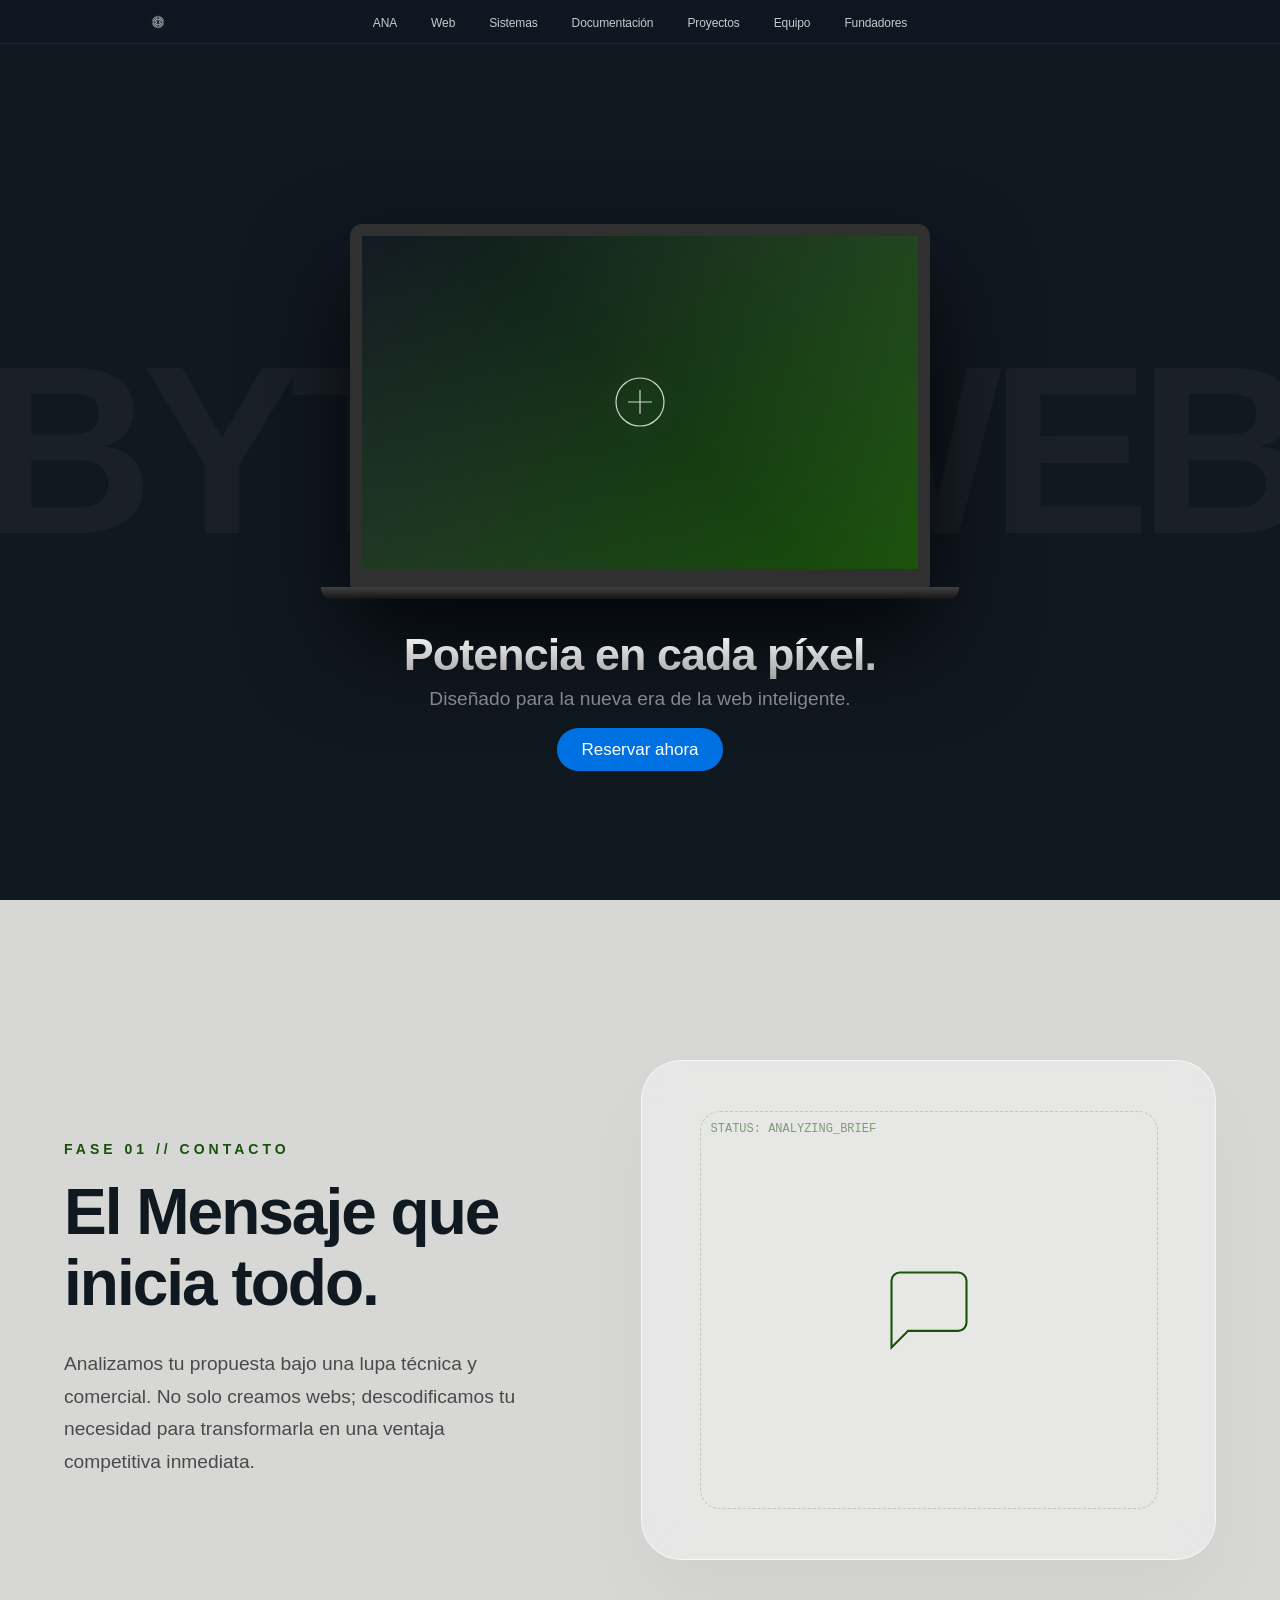
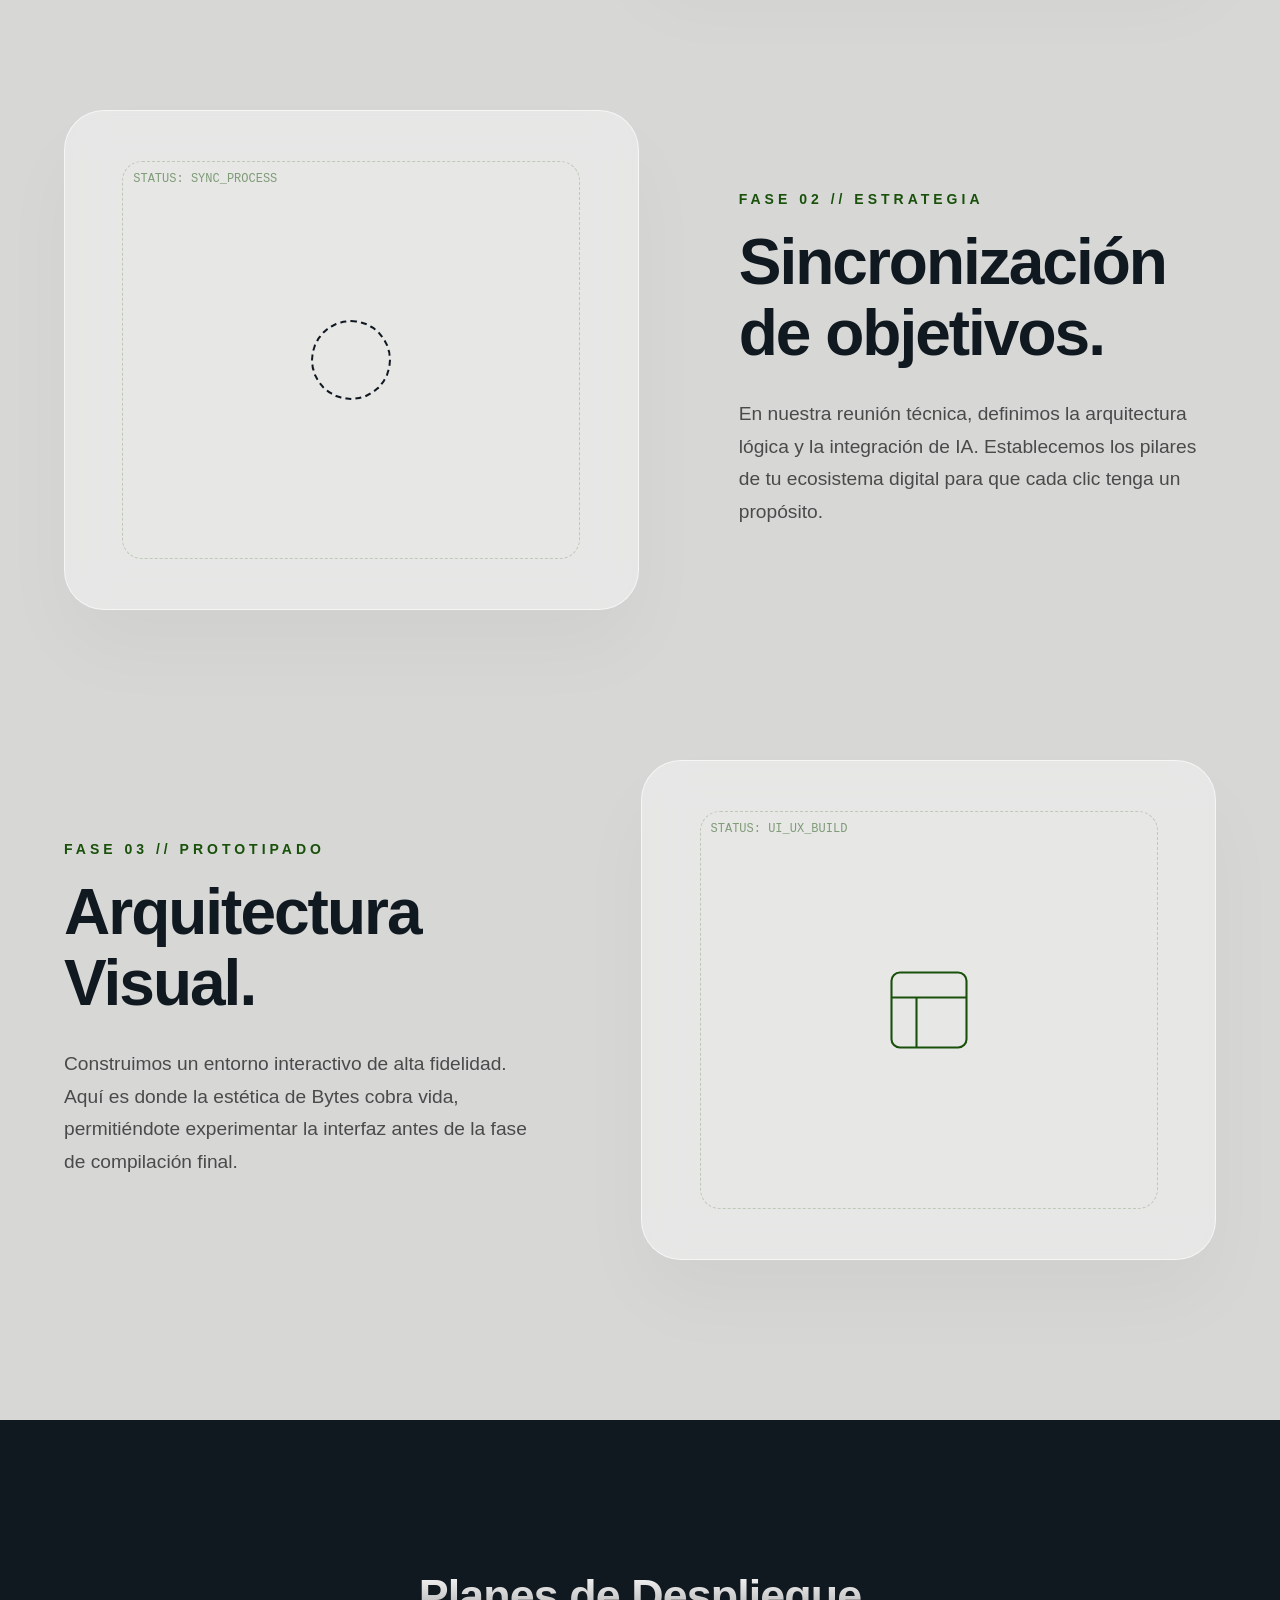
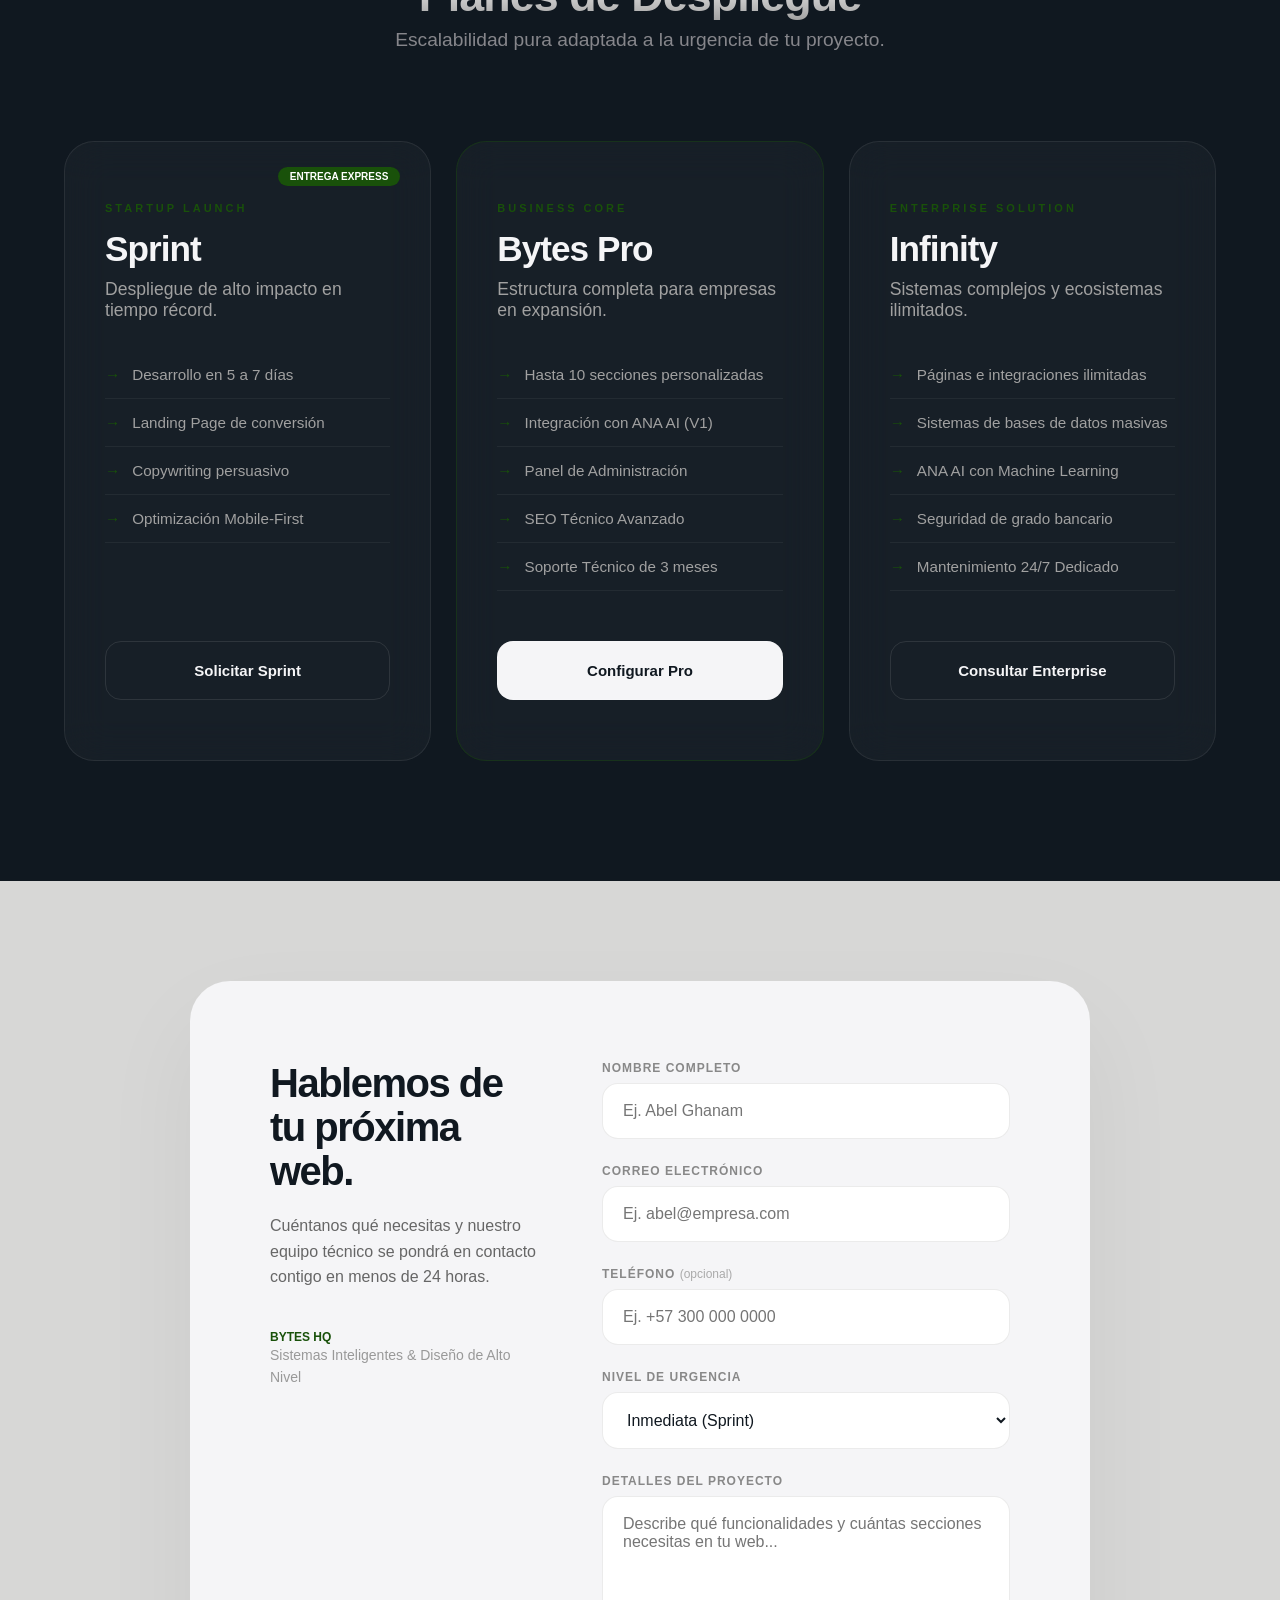
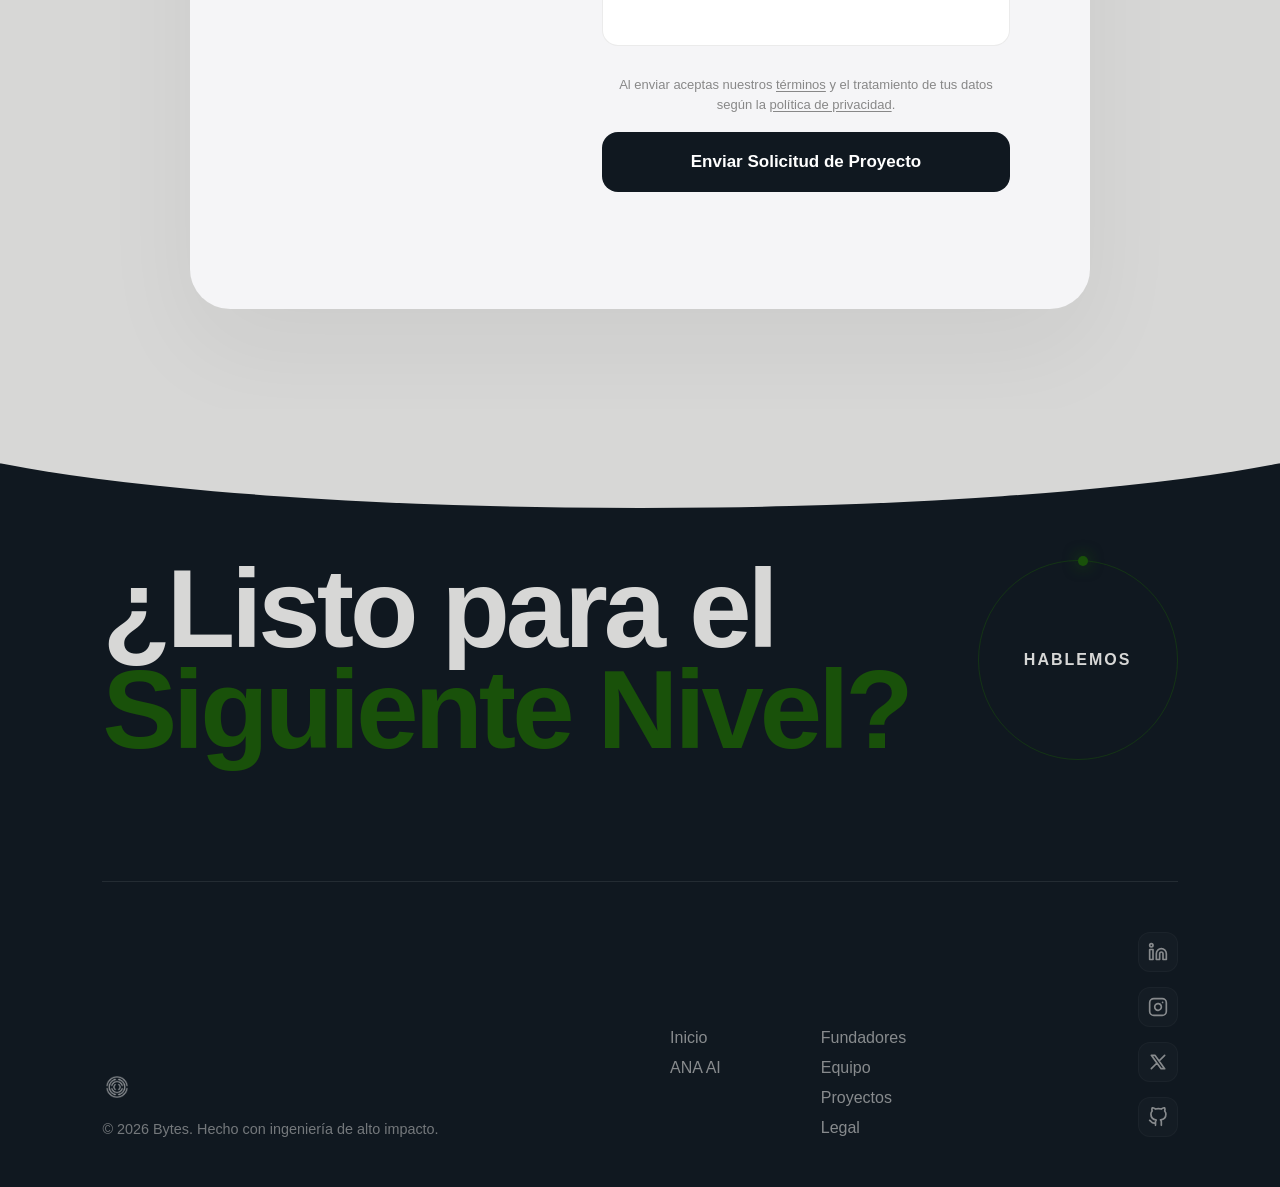
<file: html/desarrollo-web.html>
<!DOCTYPE html>
<html lang="es">
<head>
    <meta charset="UTF-8">
    <meta name="viewport" content="width=device-width, initial-scale=1.0">
    <title>Desarrollo web a medida | Bytes</title>
    <meta name="description" content="Diseñamos y desarrollamos sitios y aplicaciones web a medida: rendimiento, diseño de clase mundial e ingeniería profunda.">
    <meta name="theme-color" content="#101820">
    <meta name="color-scheme" content="dark">

    <link rel="icon" href="../recursos_bytes/favicon-32.png" type="image/png" sizes="32x32">
    <link rel="apple-touch-icon" href="../recursos_bytes/apple-touch-icon.png">

    <meta property="og:type" content="website">
    <meta property="og:site_name" content="Bytes">
    <meta property="og:locale" content="es_ES">
    <meta property="og:title" content="Desarrollo web a medida | Bytes">
    <meta property="og:description" content="Diseñamos y desarrollamos sitios y aplicaciones web a medida: rendimiento, diseño de clase mundial e ingeniería profunda.">
    <meta property="og:image" content="../recursos_bytes/Logo Bytes-57.png">
    <meta name="twitter:card" content="summary_large_image">

    <link rel="stylesheet" href="../CSS/base.css">
    <link rel="stylesheet" href="../CSS/subpages.css">
</head>
<body>

     <nav class="apple-navbar">
    <div class="navbar-content">
        <a href="../index.html" class="nav-logo">
            <img src="../recursos_bytes/Logo Bytes-57.png" alt="Bytes" width="18" height="18" decoding="async">
        </a>
        
        <button class="menu-toggle" id="mobile-menu" type="button"
                aria-label="Abrir menú de navegación" aria-expanded="false" aria-controls="nav-list">
            <span class="bar"></span>
            <span class="bar"></span>
        </button>

        <ul class="nav-list" id="nav-list">
            <li><a href="ana.html">ANA</a></li>
            <li><a href="desarrollo-web.html">Web</a></li>
            <li><a href="sistemas-apps.html">Sistemas</a></li>
            <li><a href="ana-doc.html">Documentación</a></li>
            <li><a href="../Navegacion_Bytes/proyectos.html">Proyectos</a></li>
            <li><a href="../Navegacion_Bytes/nuestro-equipo.html">Equipo</a></li>
            <li><a href="../Navegacion_Bytes/fundadores.html">Fundadores</a></li>
        </ul>
    </div>
</nav>

    <main class="hero-launch">
        <!-- Texto de fondo masivo -->
        <div class="background-text">BYTES WEB</div>

        <!-- Render de Laptop -->
        <div class="laptop-container">
            <div class="laptop-screen">
                <div class="screen-content">
                    <svg class="screen-logo" viewBox="0 0 100 100" fill="none" aria-hidden="true" focusable="false">
                        <circle cx="50" cy="50" r="40" stroke="white" stroke-width="2" />
                        <path d="M50 30V70M30 50H70" stroke="white" stroke-width="2"/>
                    </svg>
                    <div class="screen-glare"></div>
                </div>
            </div>
            <div class="laptop-base"></div>
        </div>

        <!-- Info del Producto -->
        <div class="product-info">
            <h1 class="product-title">Potencia en cada píxel.</h1>
            <p class="product-tagline">Diseñado para la nueva era de la web inteligente.</p>
            <a href="#pricing-section" class="btn-buy">Reservar ahora</a>
        </div>
    </main>

    <section class="process-section">
    <div class="process-grid">
        
        <div class="step-block reveal">
            <div class="step-info">
                <span class="step-tag">Fase 01 // Contacto</span>
                <h3>El Mensaje que inicia todo.</h3>
                <p>Analizamos tu propuesta bajo una lupa técnica y comercial. No solo creamos webs; descodificamos tu necesidad para transformarla en una ventaja competitiva inmediata.</p>
            </div>
            <div class="step-visual-module">
                <div class="module-inner">
                    <span>STATUS: ANALYZING_BRIEF</span>
                    <svg width="100" height="100" viewBox="0 0 24 24" fill="none" stroke="#19510A" stroke-width="0.5" aria-hidden="true" focusable="false">
                        <path d="M21 15a2 2 0 0 1-2 2H7l-4 4V5a2 2 0 0 1 2-2h14a2 2 0 0 1 2 2z"></path>
                    </svg>
                </div>
            </div>
        </div>

        <div class="step-block reveal">
            <div class="step-info">
                <span class="step-tag">Fase 02 // Estrategia</span>
                <h3>Sincronización de objetivos.</h3>
                <p>En nuestra reunión técnica, definimos la arquitectura lógica y la integración de IA. Establecemos los pilares de tu ecosistema digital para que cada clic tenga un propósito.</p>
            </div>
            <div class="step-visual-module">
                <div class="module-inner">
                    <span>STATUS: SYNC_PROCESS</span>
                    <div style="width: 80px; height: 80px; border-radius: 50%; border: 2px dashed #101820; animation: rotate 10s linear infinite;"></div>
                </div>
            </div>
        </div>

           <div class="step-block reveal">
            <div class="step-info">
                <span class="step-tag">Fase 03 // Prototipado</span>
                <h3>Arquitectura Visual.</h3>
                <p>Construimos un entorno interactivo de alta fidelidad. Aquí es donde la estética de Bytes cobra vida, permitiéndote experimentar la interfaz antes de la fase de compilación final.</p>
            </div>
            <div class="step-visual-module">
                <div class="module-inner">
                    <span>STATUS: UI_UX_BUILD</span>
<svg width="100" height="100" viewBox="0 0 24 24" fill="none" stroke="#19510A" stroke-width="0.5" aria-hidden="true" focusable="false">
            <rect x="3" y="3" width="18" height="18" rx="2" ry="2"></rect>
            <line x1="3" y1="9" x2="21" y2="9"></line>
            <line x1="9" y1="21" x2="9" y2="9"></line>
        </svg>
                </div>
            </div>
        </div>


    </div>
</section>



<section class="pricing-section" id="pricing-section">
    <div class="product-info">
        <h2 class="product-title">Planes de Despliegue</h2>
        <p class="product-tagline">Escalabilidad pura adaptada a la urgencia de tu proyecto.</p>
    </div>

    <div class="pricing-grid">
        <div class="price-card">
            <span class="badge-tech">ENTREGA EXPRESS</span>
            <span class="plan-type">Startup Launch</span>
            <h3 class="plan-title">Sprint</h3>
            <p class="plan-price">Despliegue de alto impacto en tiempo récord.</p>
            <ul class="plan-features">
                <li>Desarrollo en 5 a 7 días</li>
                <li>Landing Page de conversión</li>
                <li>Copywriting persuasivo</li>
                <li>Optimización Mobile-First</li>
            </ul>
            <a href="#contact-section" class="btn-plan btn-outline">Solicitar Sprint</a>
        </div>

        <div class="price-card" style="border-color: rgba(25, 81, 10, 0.4);">
            <span class="plan-type">Business Core</span>
            <h3 class="plan-title">Bytes Pro</h3>
            <p class="plan-price">Estructura completa para empresas en expansión.</p>
            <ul class="plan-features">
                <li>Hasta 10 secciones personalizadas</li>
                <li>Integración con ANA AI (V1)</li>
                <li>Panel de Administración</li>
                <li>SEO Técnico Avanzado</li>
                <li>Soporte Técnico de 3 meses</li>
            </ul>
            <a href="#contact-section" class="btn-plan btn-primary">Configurar Pro</a>
        </div>

        <div class="price-card">
            <span class="plan-type">Enterprise Solution</span>
            <h3 class="plan-title">Infinity</h3>
            <p class="plan-price">Sistemas complejos y ecosistemas ilimitados.</p>
            <ul class="plan-features">
                <li>Páginas e integraciones ilimitadas</li>
                <li>Sistemas de bases de datos masivas</li>
                <li>ANA AI con Machine Learning</li>
                <li>Seguridad de grado bancario</li>
                <li>Mantenimiento 24/7 Dedicado</li>
            </ul>
            <a href="#contact-section" class="btn-plan btn-outline">Consultar Enterprise</a>
        </div>
    </div>
</section>










<section class="contact-section" id="contact-section">
    <div class="contact-container">
        <div class="contact-info-side">
            <h2>Hablemos de tu próxima web.</h2>
            <p>Cuéntanos qué necesitas y nuestro equipo técnico se pondrá en contacto contigo en menos de 24 horas.</p>
            
            <div style="margin-top: 40px;">
                <span style="display:block; font-size: 12px; color: var(--brand-green); font-weight: 800;">BYTES HQ</span>
                <p style="font-size: 14px; color: #999;">Sistemas Inteligentes & Diseño de Alto Nivel</p>
            </div>
        </div>

        <form class="contact-form" action="../contacto.php" method="POST">
            <!-- De qué página viene la solicitud: contacto.php lo usa para el
                 asunto del correo, y así se distingue de un vistazo. -->
            <input type="hidden" name="_origen" value="Desarrollo Web">
            <!-- Trampa antispam: invisible para las personas, los bots la rellenan. -->
            <input type="text" name="_honey" tabindex="-1" autocomplete="off" aria-hidden="true" style="display:none">

            <div class="form-group">
                <label for="web-nombre">Nombre Completo</label>
                <input id="web-nombre" name="Nombre" type="text" placeholder="Ej. Abel Ghanam" autocomplete="name" required>
            </div>

            <div class="form-group">
                <label for="web-email">Correo Electrónico</label>
                <input id="web-email" name="email" type="email" placeholder="Ej. abel@empresa.com" autocomplete="email" required>
            </div>

            <div class="form-group">
                <label for="web-telefono">Teléfono <span class="label-opcional">(opcional)</span></label>
                <input id="web-telefono" name="Telefono" type="tel" placeholder="Ej. +57 300 000 0000" autocomplete="tel">
            </div>

            <div class="form-group">
                <label for="web-urgencia">Nivel de Urgencia</label>
                <select id="web-urgencia" name="Urgencia">
                    <option>Inmediata (Sprint)</option>
                    <option>Estándar (Pro)</option>
                    <option>Planificación (Enterprise)</option>
                </select>
            </div>

            <div class="form-group">
                <label for="web-detalles">Detalles del Proyecto</label>
                <textarea id="web-detalles" name="Detalles" placeholder="Describe qué funcionalidades y cuántas secciones necesitas en tu web..." required></textarea>
            </div>

            <p class="form-legal">
                Al enviar aceptas nuestros <a href="../Navegacion_Bytes/legal.html#terminos">términos</a>
                y el tratamiento de tus datos según la <a href="../Navegacion_Bytes/legal.html#privacidad">política de privacidad</a>.
            </p>

            <button type="submit" class="btn-send">Enviar Solicitud de Proyecto</button>
            <p class="form-status" role="status" aria-live="polite"></p>
        </form>
    </div>
</section>




<footer class="unique-footer">
    <div class="footer-curve"></div> <div class="footer-content">
        <div class="footer-hero">
            <h2 class="footer-big-text">¿Listo para el <br> <span class="glitch-text">Siguiente Nivel?</span></h2>
            <a href="mailto:contacto@bytes.com" class="footer-cta-orbital">
                <span class="cta-inner">Hablemos</span>
                <div class="cta-ring"></div>
            </a>
        </div>

        <div class="footer-bottom-bar">
            <div class="footer-brand">
                <img src="../recursos_bytes/Logo Bytes-57.png" alt="Bytes" class="footer-mini-logo" width="30" height="30" loading="lazy" decoding="async">
                <p>© 2026 Bytes. Hecho con ingeniería de alto impacto.</p>
            </div>

            <nav class="footer-nav">
                <div class="nav-group">
                    <a href="../index.html">Inicio</a>
                    <a href="ana.html">ANA AI</a>
                </div>
                <div class="nav-group">
                    <a href="../Navegacion_Bytes/fundadores.html">Fundadores</a>
                    <a href="../Navegacion_Bytes/nuestro-equipo.html">Equipo</a>
                    <a href="../Navegacion_Bytes/proyectos.html">Proyectos</a>
                    <a href="../Navegacion_Bytes/legal.html">Legal</a>
                </div>
            </nav>
            <div class="nav-group social-nodes">
    <a href="#" class="social-link" aria-label="LinkedIn">
        <svg width="20" height="20" viewBox="0 0 24 24" fill="none" stroke="currentColor" stroke-width="2" stroke-linecap="round" stroke-linejoin="round" aria-hidden="true" focusable="false"><path d="M16 8a6 6 0 0 1 6 6v7h-4v-7a2 2 0 0 0-2-2 2 2 0 0 0-2 2v7h-4v-7a6 6 0 0 1 6-6z"></path><rect x="2" y="9" width="4" height="12"></rect><circle cx="4" cy="4" r="2"></circle></svg>
    </a>
    <a href="https://www.instagram.com/bytes_technology/" class="social-link" aria-label="Instagram">
        <svg width="20" height="20" viewBox="0 0 24 24" fill="none" stroke="currentColor" stroke-width="2" stroke-linecap="round" stroke-linejoin="round" aria-hidden="true" focusable="false"><rect x="2" y="2" width="20" height="20" rx="5" ry="5"></rect><path d="M16 11.37A4 4 0 1 1 12.63 8 4 4 0 0 1 16 11.37z"></path><line x1="17.5" y1="6.5" x2="17.51" y2="6.5"></line></svg>
    </a>
    <a href="#" class="social-link" aria-label="X (Twitter)">
        <svg width="20" height="20" viewBox="0 0 24 24" fill="none" stroke="currentColor" stroke-width="2" stroke-linecap="round" stroke-linejoin="round" aria-hidden="true" focusable="false"><path d="M4 4l11.733 16h4.267l-11.733-16zM4 20l6.768-6.768m2.46-2.46L20 4"></path></svg>
    </a>
    <a href="#" class="social-link" aria-label="GitHub">
        <svg width="20" height="20" viewBox="0 0 24 24" fill="none" stroke="currentColor" stroke-width="2" stroke-linecap="round" stroke-linejoin="round" aria-hidden="true" focusable="false"><path d="M9 19c-5 1.5-5-2.5-7-3m14 6v-3.87a3.37 3.37 0 0 0-.94-2.61c3.14-.35 6.44-1.54 6.44-7A5.44 5.44 0 0 0 20 4.77 5.07 5.07 0 0 0 19.91 1S18.73.65 16 2.48a13.38 13.38 0 0 0-7 0C6.27.65 5.09 1 5.09 1A5.07 5.07 0 0 0 5 4.77a5.44 5.44 0 0 0-1.5 3.78c0 5.42 3.3 6.61 6.44 7A3.37 3.37 0 0 0 9 18.13V22"></path></svg>
    </a>
</div>
        </div>
    </div>
</footer>

    <script src="../JS/nav.js" defer></script>
    <script src="../JS/effects.js" defer></script>
    <script src="../JS/contacto.js" defer></script>
</body>
</html>
</file>
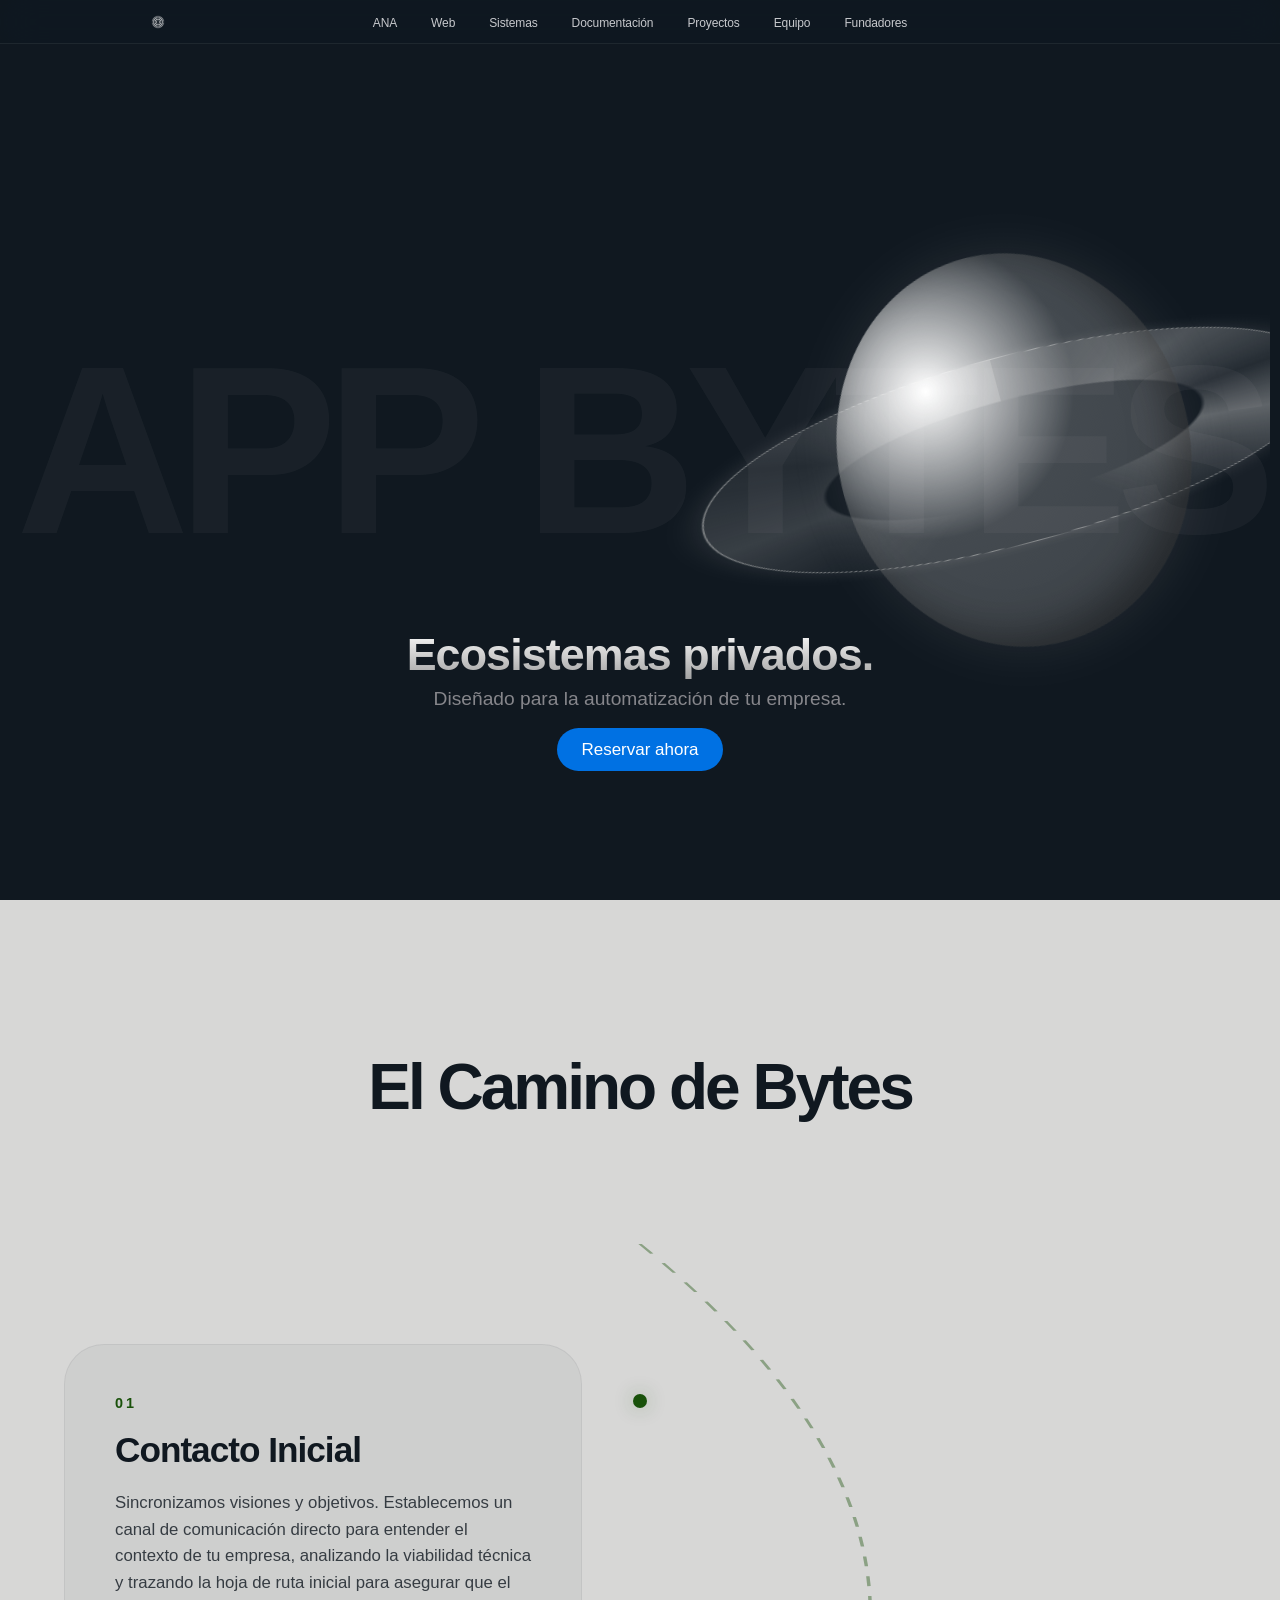
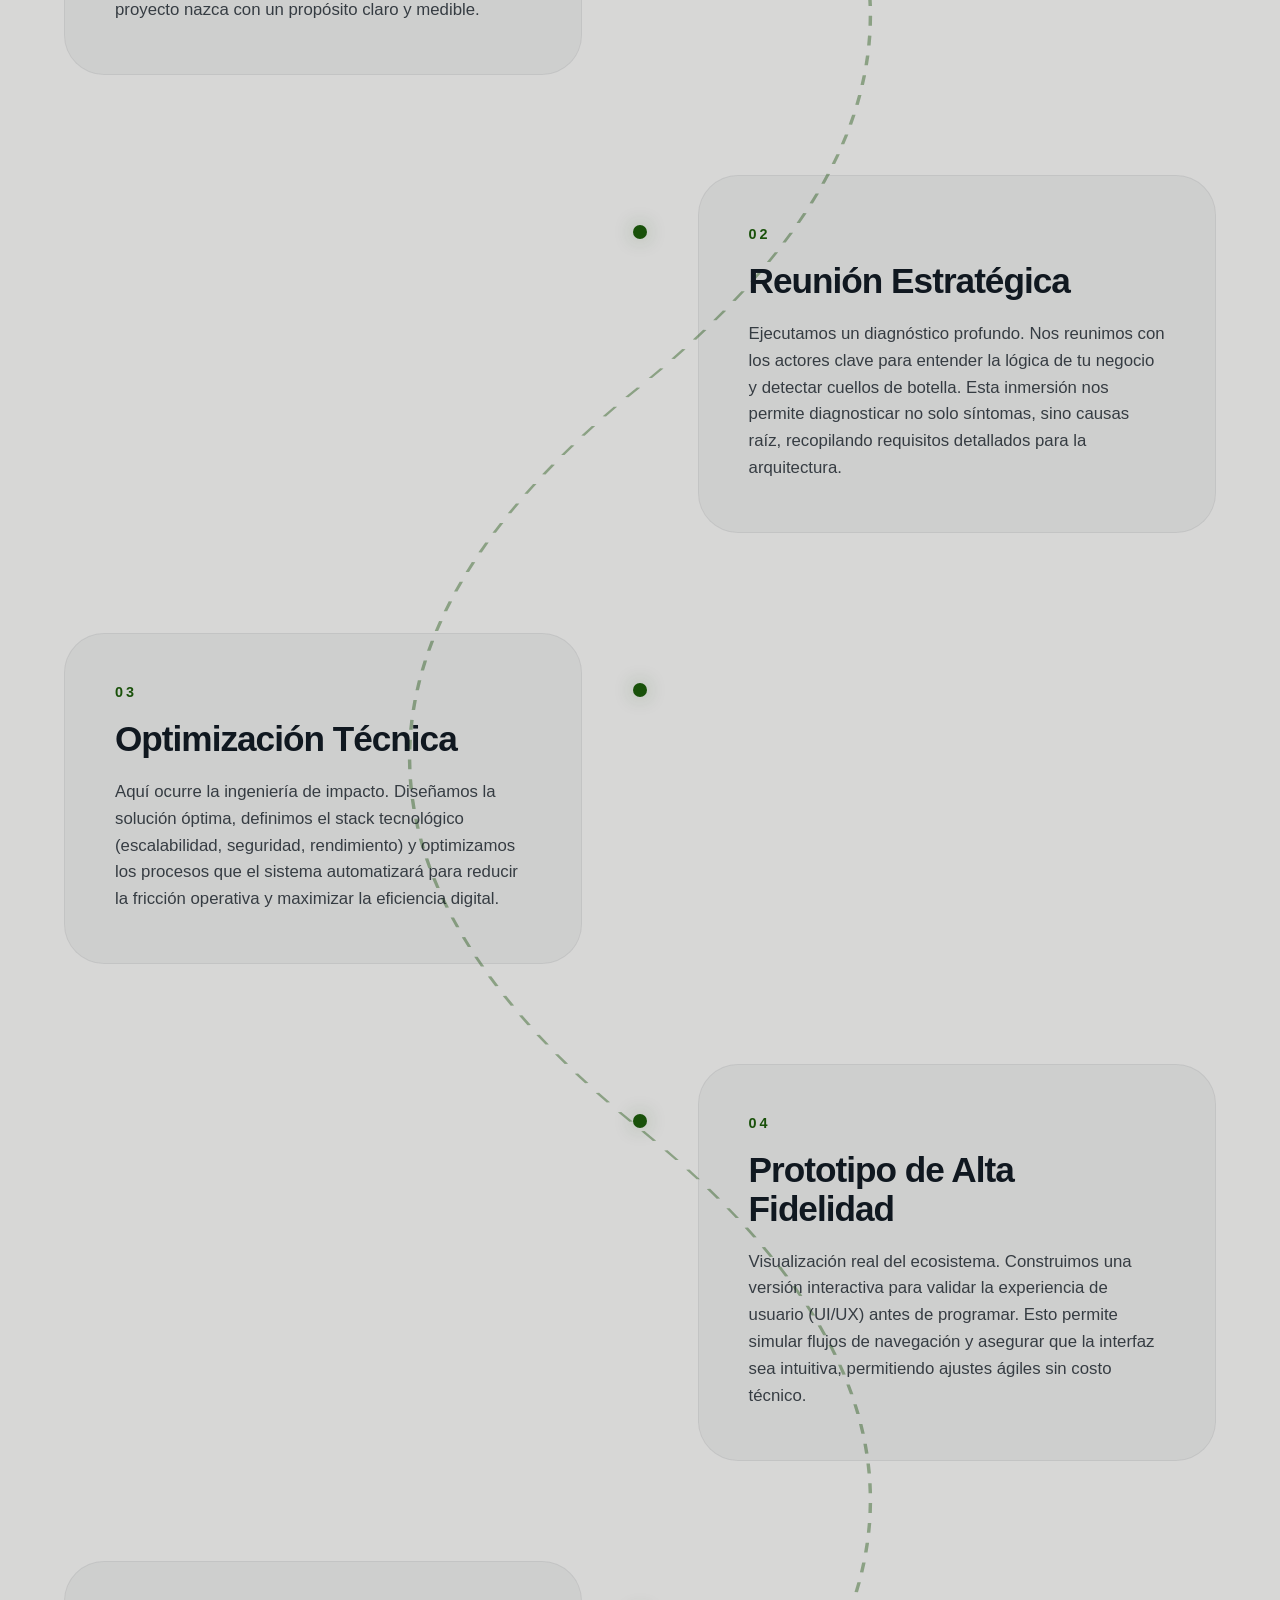
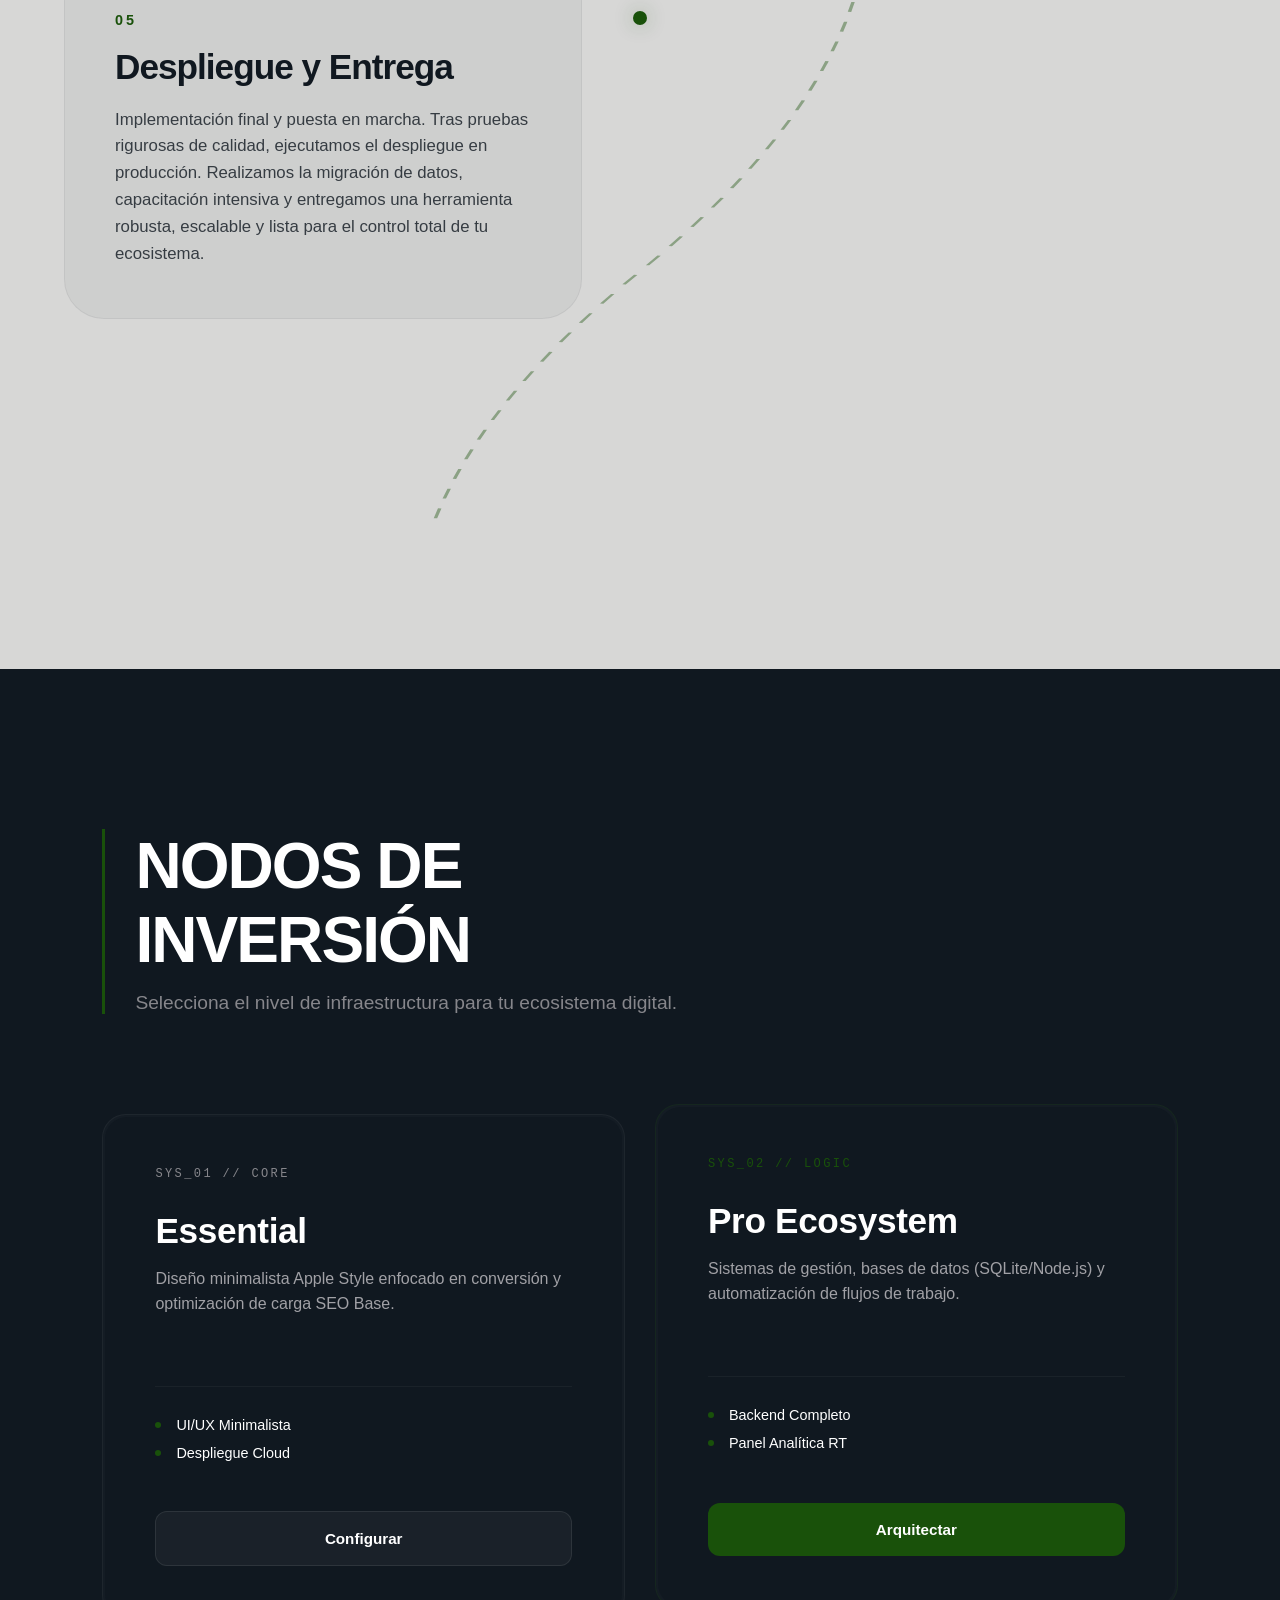
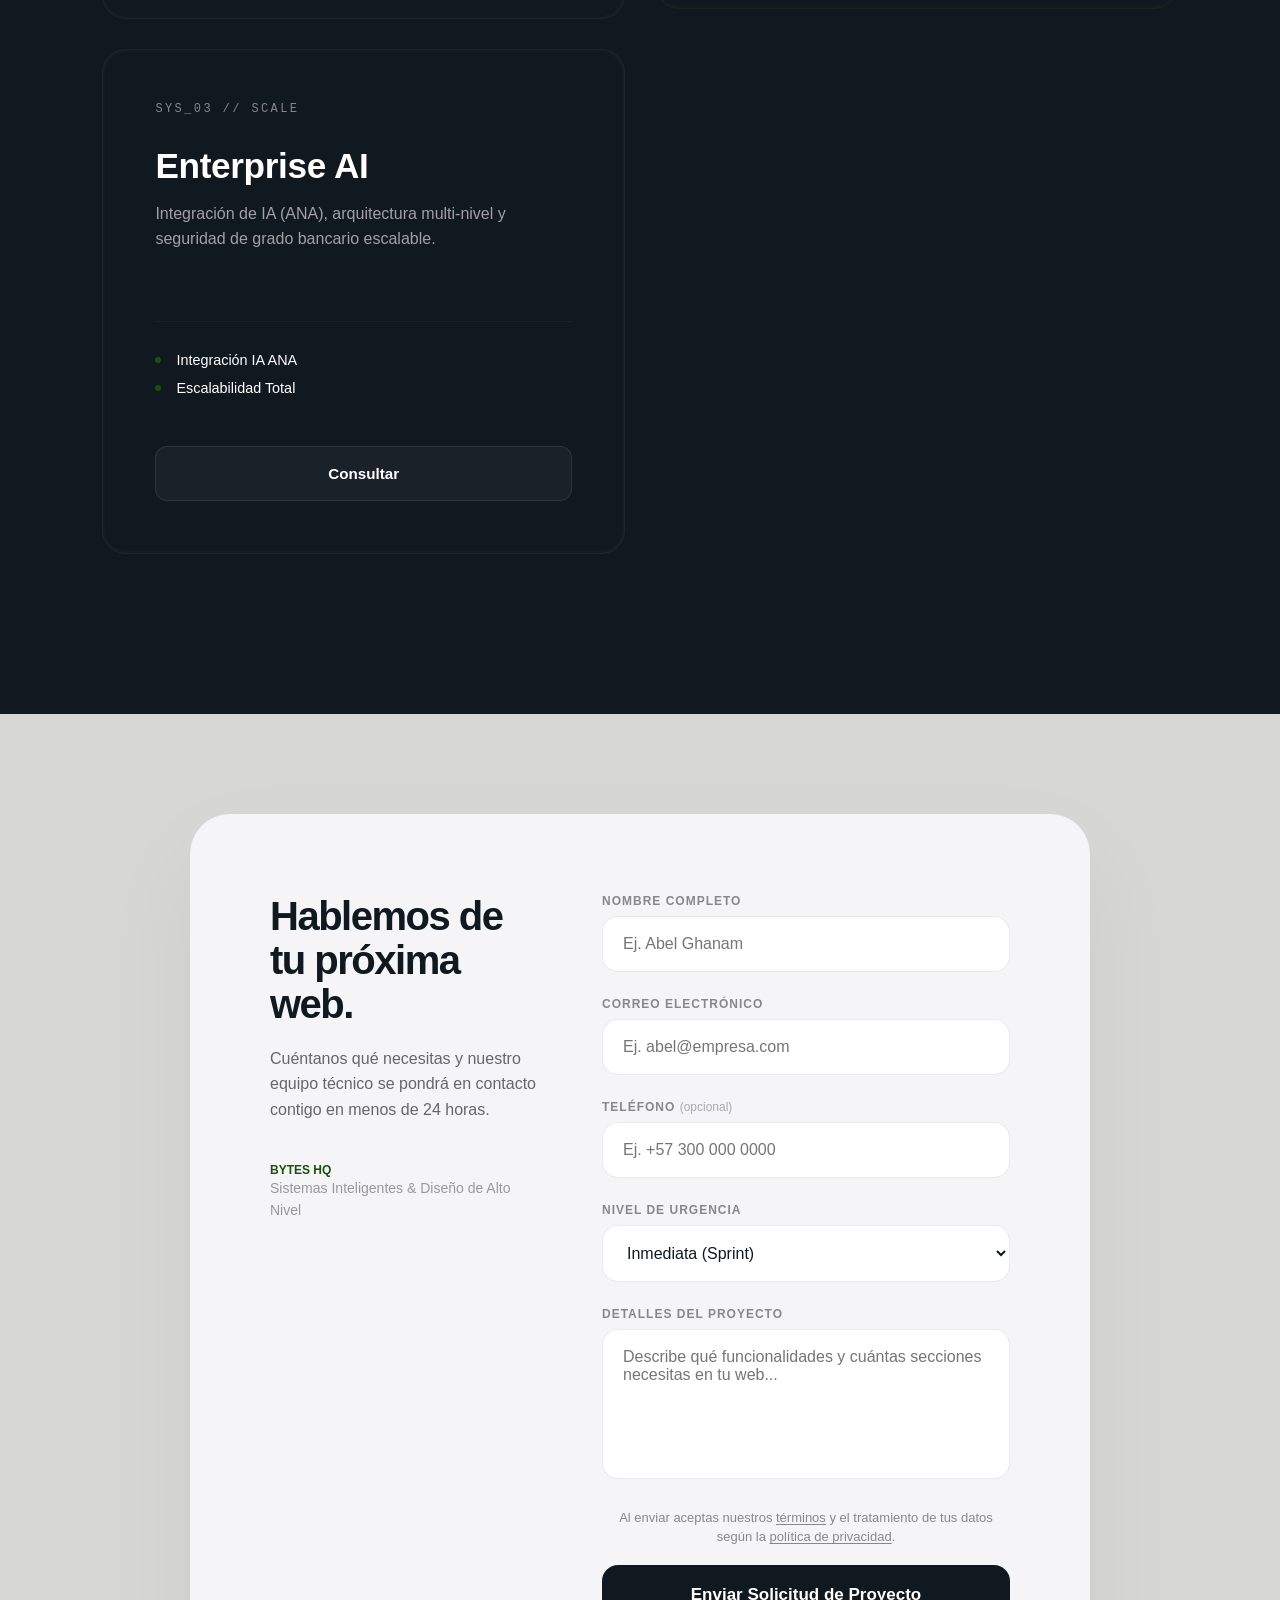
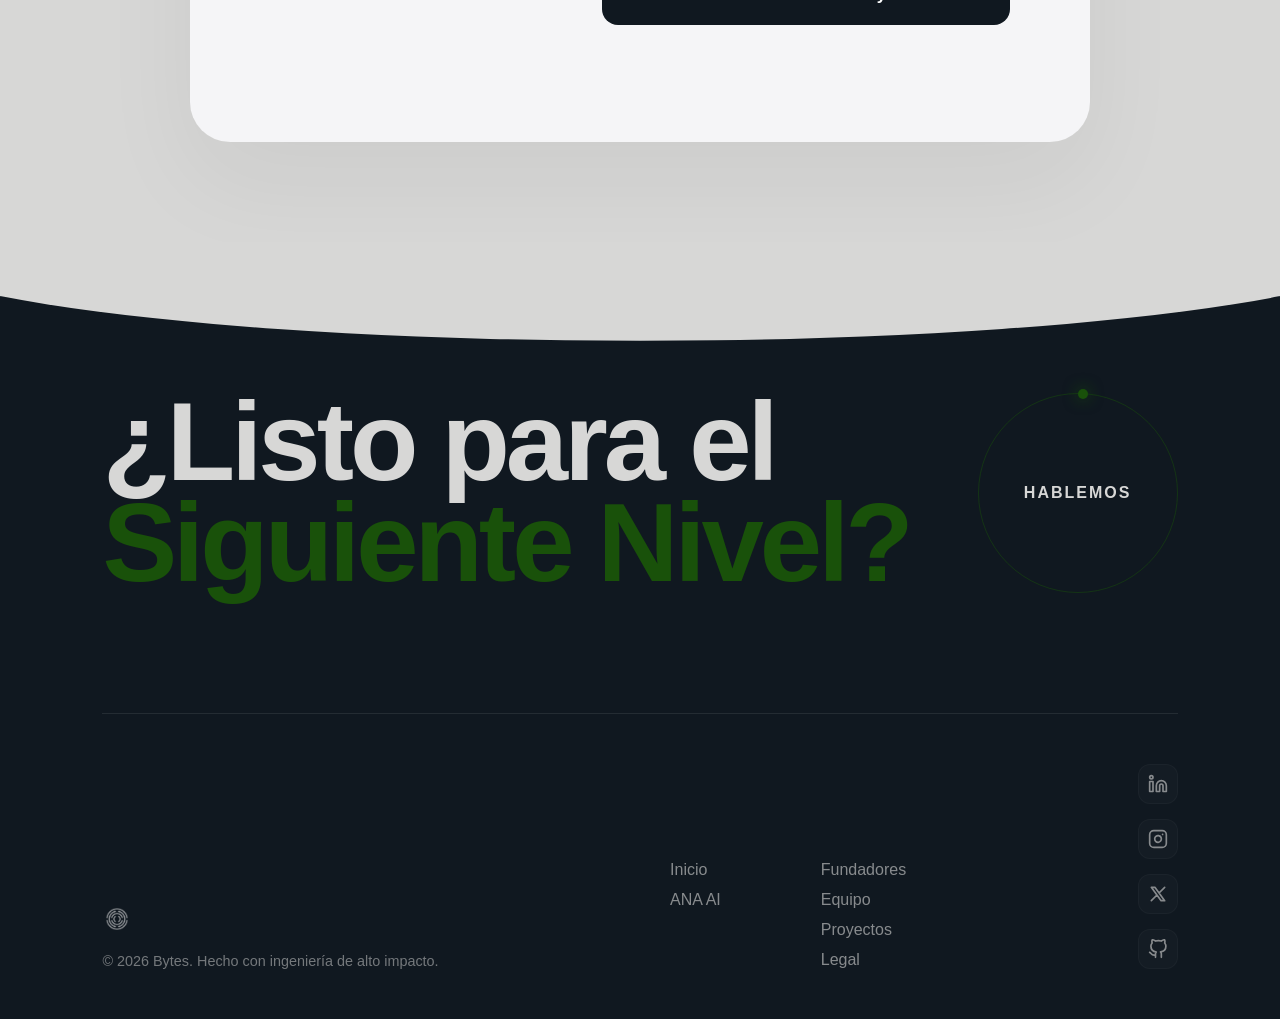
<file: html/sistemas-apps.html>
<!DOCTYPE html>
<html lang="es">

<head>
    <meta charset="UTF-8">
    <meta name="viewport" content="width=device-width, initial-scale=1.0">
    <title>Sistemas y apps empresariales | Bytes</title>
    <meta name="description" content="Sistemas internos, apps y soluciones integradas que conectan todas las áreas de tu negocio con estándares globales.">
    <meta name="theme-color" content="#101820">
    <meta name="color-scheme" content="dark">

    <link rel="icon" href="../recursos_bytes/favicon-32.png" type="image/png" sizes="32x32">
    <link rel="apple-touch-icon" href="../recursos_bytes/apple-touch-icon.png">

    <meta property="og:type" content="website">
    <meta property="og:site_name" content="Bytes">
    <meta property="og:locale" content="es_ES">
    <meta property="og:title" content="Sistemas y apps empresariales | Bytes">
    <meta property="og:description" content="Sistemas internos, apps y soluciones integradas que conectan todas las áreas de tu negocio con estándares globales.">
    <meta property="og:image" content="../recursos_bytes/Logo Bytes-57.png">
    <meta name="twitter:card" content="summary_large_image">

    <link rel="stylesheet" href="../CSS/base.css">
    <link rel="stylesheet" href="../CSS/sistemas.css">
</head>

<body>
<nav class="apple-navbar">
    <div class="navbar-content">
        <a href="../index.html" class="nav-logo">
            <img src="../recursos_bytes/Logo Bytes-57.png" alt="Bytes" width="18" height="18" decoding="async">
        </a>
        
        <button class="menu-toggle" id="mobile-menu" type="button"
                aria-label="Abrir menú de navegación" aria-expanded="false" aria-controls="nav-list">
            <span class="bar"></span>
            <span class="bar"></span>
        </button>

        <ul class="nav-list" id="nav-list">
            <li><a href="ana.html">ANA</a></li>
            <li><a href="desarrollo-web.html">Web</a></li>
            <li><a href="sistemas-apps.html">Sistemas</a></li>
            <li><a href="ana-doc.html">Documentación</a></li>
            <li><a href="../Navegacion_Bytes/proyectos.html">Proyectos</a></li>
            <li><a href="../Navegacion_Bytes/nuestro-equipo.html">Equipo</a></li>
            <li><a href="../Navegacion_Bytes/fundadores.html">Fundadores</a></li>
        </ul>
    </div>
</nav>

   <main class="hero-launch">
    <div class="background-text">APP BYTES</div>

    <div class="giant-planet-container">
        <div class="saturn-wrap">
            <div class="saturn-planet"></div>
        </div>
    </div>
    <br><br><br><br>    <br><br><br><br><br><br><br><br><br><br><br><br><br><br><br><br><br><br><br>

    <div class="product-info-overlay">
        <div class="spacer-hero"></div> <div class="product-info">
            <h1 class="product-title">Ecosistemas privados.</h1>
            <p class="product-tagline">Diseñado para la automatización de tu empresa.</p>
            <a href="#precios-section" class="btn-buy">Reservar ahora</a>
        </div>
    </div>
</main>





<section class="process-path-section">
    <div class="path-container">
        <h2 class="path-main-title">El Camino de Bytes</h2>
        
        <div class="path-wrapper">
            <svg class="svg-path" viewBox="0 0 100 1000" preserveAspectRatio="none" aria-hidden="true" focusable="false">
                <path d="M50,0 Q90,150 50,300 T50,600 T50,900 T50,1200" fill="none" stroke="#19510A" stroke-width="0.3" stroke-dasharray="4,4" />
            </svg>

            <div class="path-step left reveal">
                <div class="step-content-giant">
                    <span class="step-number">01</span>
                    <h3>Contacto Inicial</h3>
                    <p>Sincronizamos visiones y objetivos. Establecemos un canal de comunicación directo para entender el contexto de tu empresa, analizando la viabilidad técnica y trazando la hoja de ruta inicial para asegurar que el proyecto nazca con un propósito claro y medible.</p>
                </div>
            </div>

            <div class="path-step right reveal">
                <div class="step-content-giant">
                    <span class="step-number">02</span>
                    <h3>Reunión Estratégica</h3>
                    <p>Ejecutamos un diagnóstico profundo. Nos reunimos con los actores clave para entender la lógica de tu negocio y detectar cuellos de botella. Esta inmersión nos permite diagnosticar no solo síntomas, sino causas raíz, recopilando requisitos detallados para la arquitectura.</p>
                </div>
            </div>

            <div class="path-step left reveal">
                <div class="step-content-giant">
                    <span class="step-number">03</span>
                    <h3>Optimización Técnica</h3>
                    <p>Aquí ocurre la ingeniería de impacto. Diseñamos la solución óptima, definimos el stack tecnológico (escalabilidad, seguridad, rendimiento) y optimizamos los procesos que el sistema automatizará para reducir la fricción operativa y maximizar la eficiencia digital.</p>
                </div>
            </div>

            <div class="path-step right reveal">
                <div class="step-content-giant">
                    <span class="step-number">04</span>
                    <h3>Prototipo de Alta Fidelidad</h3>
                    <p>Visualización real del ecosistema. Construimos una versión interactiva para validar la experiencia de usuario (UI/UX) antes de programar. Esto permite simular flujos de navegación y asegurar que la interfaz sea intuitiva, permitiendo ajustes ágiles sin costo técnico.</p>
                </div>
            </div>

            <div class="path-step left reveal">
                <div class="step-content-giant">
                    <span class="step-number">05</span>
                    <h3>Despliegue y Entrega</h3>
                    <p>Implementación final y puesta en marcha. Tras pruebas rigurosas de calidad, ejecutamos el despliegue en producción. Realizamos la migración de datos, capacitación intensiva y entregamos una herramienta robusta, escalable y lista para el control total de tu ecosistema.</p>
                </div>
            </div>
        </div>
    </div>
</section>




<section class="interactive-pricing" id="precios-section">
    <div class="pricing-visual-header">
        <h2 class="visual-title">Nodos de Inversión</h2>
        <p class="visual-subtitle">Selecciona el nivel de infraestructura para tu ecosistema digital.</p>
    </div>

    <div class="visual-grid">
        <div class="visual-card reveal" data-tilt>
            <div class="card-glow"></div> <div class="card-content-visual">
                <span class="card-id-tech">SYS_01 // CORE</span>
                <h3 class="card-name-visual">Essential</h3>
                <p class="card-desc-visual">Diseño minimalista Apple Style enfocado en conversión y optimización de carga SEO Base.</p>
                <div class="card-specs-tech">
                    <span>UI/UX Minimalista</span>
                    <span>Despliegue Cloud</span>
                </div>
                <a href="#contact-section" class="btn-visual">Configurar</a>
            </div>
        </div>

        <div class="visual-card featured-visual reveal" data-tilt>
            <div class="card-glow"></div>
            <div class="card-content-visual">
                <span class="card-id-tech" style="color: #19510A;">SYS_02 // LOGIC</span>
                <h3 class="card-name-visual">Pro Ecosystem</h3>
                <p class="card-desc-visual">Sistemas de gestión, bases de datos (SQLite/Node.js) y automatización de flujos de trabajo.</p>
                <div class="card-specs-tech">
                    <span>Backend Completo</span>
                    <span>Panel Analítica RT</span>
                </div>
                <a href="#contact-section" class="btn-visual btn-featured-visual">Arquitectar</a>
            </div>
        </div>

        <div class="visual-card reveal" data-tilt>
            <div class="card-glow"></div>
            <div class="card-content-visual">
                <span class="card-id-tech">SYS_03 // SCALE</span>
                <h3 class="card-name-visual">Enterprise AI</h3>
                <p class="card-desc-visual">Integración de IA (ANA), arquitectura multi-nivel y seguridad de grado bancario escalable.</p>
                <div class="card-specs-tech">
                    <span>Integración IA ANA</span>
                    <span>Escalabilidad Total</span>
                </div>
                <a href="#contact-section" class="btn-visual">Consultar</a>
            </div>
        </div>
    </div>
</section>



<section class="contact-section" id="contact-section">
    <div class="contact-container">
        <div class="contact-info-side">
            <h2>Hablemos de tu próxima web.</h2>
            <p>Cuéntanos qué necesitas y nuestro equipo técnico se pondrá en contacto contigo en menos de 24 horas.</p>
            
            <div style="margin-top: 40px;">
                <span style="display:block; font-size: 12px; color: var(--brand-green); font-weight: 800;">BYTES HQ</span>
                <p style="font-size: 14px; color: #999;">Sistemas Inteligentes & Diseño de Alto Nivel</p>
            </div>
        </div>

        <form class="contact-form" action="../contacto.php" method="POST">
            <!-- De qué página viene la solicitud: contacto.php lo usa para el
                 asunto del correo, y así se distingue de un vistazo. -->
            <input type="hidden" name="_origen" value="Sistemas y Apps">
            <!-- Trampa antispam: invisible para las personas, los bots la rellenan. -->
            <input type="text" name="_honey" tabindex="-1" autocomplete="off" aria-hidden="true" style="display:none">

            <div class="form-group">
                <label for="sis-nombre">Nombre Completo</label>
                <input id="sis-nombre" name="Nombre" type="text" placeholder="Ej. Abel Ghanam" autocomplete="name" required>
            </div>

            <div class="form-group">
                <label for="sis-email">Correo Electrónico</label>
                <input id="sis-email" name="email" type="email" placeholder="Ej. abel@empresa.com" autocomplete="email" required>
            </div>

            <div class="form-group">
                <label for="sis-telefono">Teléfono <span class="label-opcional">(opcional)</span></label>
                <input id="sis-telefono" name="Telefono" type="tel" placeholder="Ej. +57 300 000 0000" autocomplete="tel">
            </div>

            <div class="form-group">
                <label for="sis-urgencia">Nivel de Urgencia</label>
                <select id="sis-urgencia" name="Urgencia">
                    <option>Inmediata (Sprint)</option>
                    <option>Estándar (Pro)</option>
                    <option>Planificación (Enterprise)</option>
                </select>
            </div>

            <div class="form-group">
                <label for="sis-detalles">Detalles del Proyecto</label>
                <textarea id="sis-detalles" name="Detalles" placeholder="Describe qué funcionalidades y cuántas secciones necesitas en tu web..." required></textarea>
            </div>

            <p class="form-legal">
                Al enviar aceptas nuestros <a href="../Navegacion_Bytes/legal.html#terminos">términos</a>
                y el tratamiento de tus datos según la <a href="../Navegacion_Bytes/legal.html#privacidad">política de privacidad</a>.
            </p>

            <button type="submit" class="btn-send">Enviar Solicitud de Proyecto</button>
            <p class="form-status" role="status" aria-live="polite"></p>
        </form>
    </div>
</section>










    <footer class="unique-footer">
        <div class="footer-curve"></div>
        <div class="footer-content">
            <div class="footer-hero">
                <h2 class="footer-big-text">¿Listo para el <br> <span class="glitch-text">Siguiente Nivel?</span></h2>
                <a href="mailto:contacto@bytes.com" class="footer-cta-orbital">
                    <span class="cta-inner">Hablemos</span>
                    <div class="cta-ring"></div>
                </a>
            </div>

            <div class="footer-bottom-bar">
                <div class="footer-brand">
                    <img src="../recursos_bytes/Logo Bytes-57.png" alt="Bytes" class="footer-mini-logo" width="30" height="30" loading="lazy" decoding="async">
                    <p>© 2026 Bytes. Hecho con ingeniería de alto impacto.</p>
                </div>

                <nav class="footer-nav">
                    <div class="nav-group">
                        <a href="../index.html">Inicio</a>
                        <a href="ana.html">ANA AI</a>
                    </div>
                    <div class="nav-group">
                        <a href="../Navegacion_Bytes/fundadores.html">Fundadores</a>
                        <a href="../Navegacion_Bytes/nuestro-equipo.html">Equipo</a>
                        <a href="../Navegacion_Bytes/proyectos.html">Proyectos</a>
                        <a href="../Navegacion_Bytes/legal.html">Legal</a>
                    </div>
                </nav>
                <div class="nav-group social-nodes">
                    <a href="#" class="social-link" aria-label="LinkedIn">
                        <svg width="20" height="20" viewBox="0 0 24 24" fill="none" stroke="currentColor"
                            stroke-width="2" stroke-linecap="round" stroke-linejoin="round" aria-hidden="true" focusable="false">
                            <path d="M16 8a6 6 0 0 1 6 6v7h-4v-7a2 2 0 0 0-2-2 2 2 0 0 0-2 2v7h-4v-7a6 6 0 0 1 6-6z">
                            </path>
                            <rect x="2" y="9" width="4" height="12"></rect>
                            <circle cx="4" cy="4" r="2"></circle>
                        </svg>
                    </a>
                    <a href="https://www.instagram.com/bytes_technology/" class="social-link" aria-label="Instagram">
                        <svg width="20" height="20" viewBox="0 0 24 24" fill="none" stroke="currentColor"
                            stroke-width="2" stroke-linecap="round" stroke-linejoin="round" aria-hidden="true" focusable="false">
                            <rect x="2" y="2" width="20" height="20" rx="5" ry="5"></rect>
                            <path d="M16 11.37A4 4 0 1 1 12.63 8 4 4 0 0 1 16 11.37z"></path>
                            <line x1="17.5" y1="6.5" x2="17.51" y2="6.5"></line>
                        </svg>
                    </a>
                    <a href="#" class="social-link" aria-label="X (Twitter)">
                        <svg width="20" height="20" viewBox="0 0 24 24" fill="none" stroke="currentColor"
                            stroke-width="2" stroke-linecap="round" stroke-linejoin="round" aria-hidden="true" focusable="false">
                            <path d="M4 4l11.733 16h4.267l-11.733-16zM4 20l6.768-6.768m2.46-2.46L20 4"></path>
                        </svg>
                    </a>
                    <a href="#" class="social-link" aria-label="GitHub">
                        <svg width="20" height="20" viewBox="0 0 24 24" fill="none" stroke="currentColor"
                            stroke-width="2" stroke-linecap="round" stroke-linejoin="round" aria-hidden="true" focusable="false">
                            <path
                                d="M9 19c-5 1.5-5-2.5-7-3m14 6v-3.87a3.37 3.37 0 0 0-.94-2.61c3.14-.35 6.44-1.54 6.44-7A5.44 5.44 0 0 0 20 4.77 5.07 5.07 0 0 0 19.91 1S18.73.65 16 2.48a13.38 13.38 0 0 0-7 0C6.27.65 5.09 1 5.09 1A5.07 5.07 0 0 0 5 4.77a5.44 5.44 0 0 0-1.5 3.78c0 5.42 3.3 6.61 6.44 7A3.37 3.37 0 0 0 9 18.13V22">
                            </path>
                        </svg>
                    </a>
                </div>
            </div>
        </div>
    </footer>

    <script src="../JS/nav.js" defer></script>
    <script src="../JS/effects.js" defer></script>
    <script src="../JS/contacto.js" defer></script>
</body>

</html>
</file>
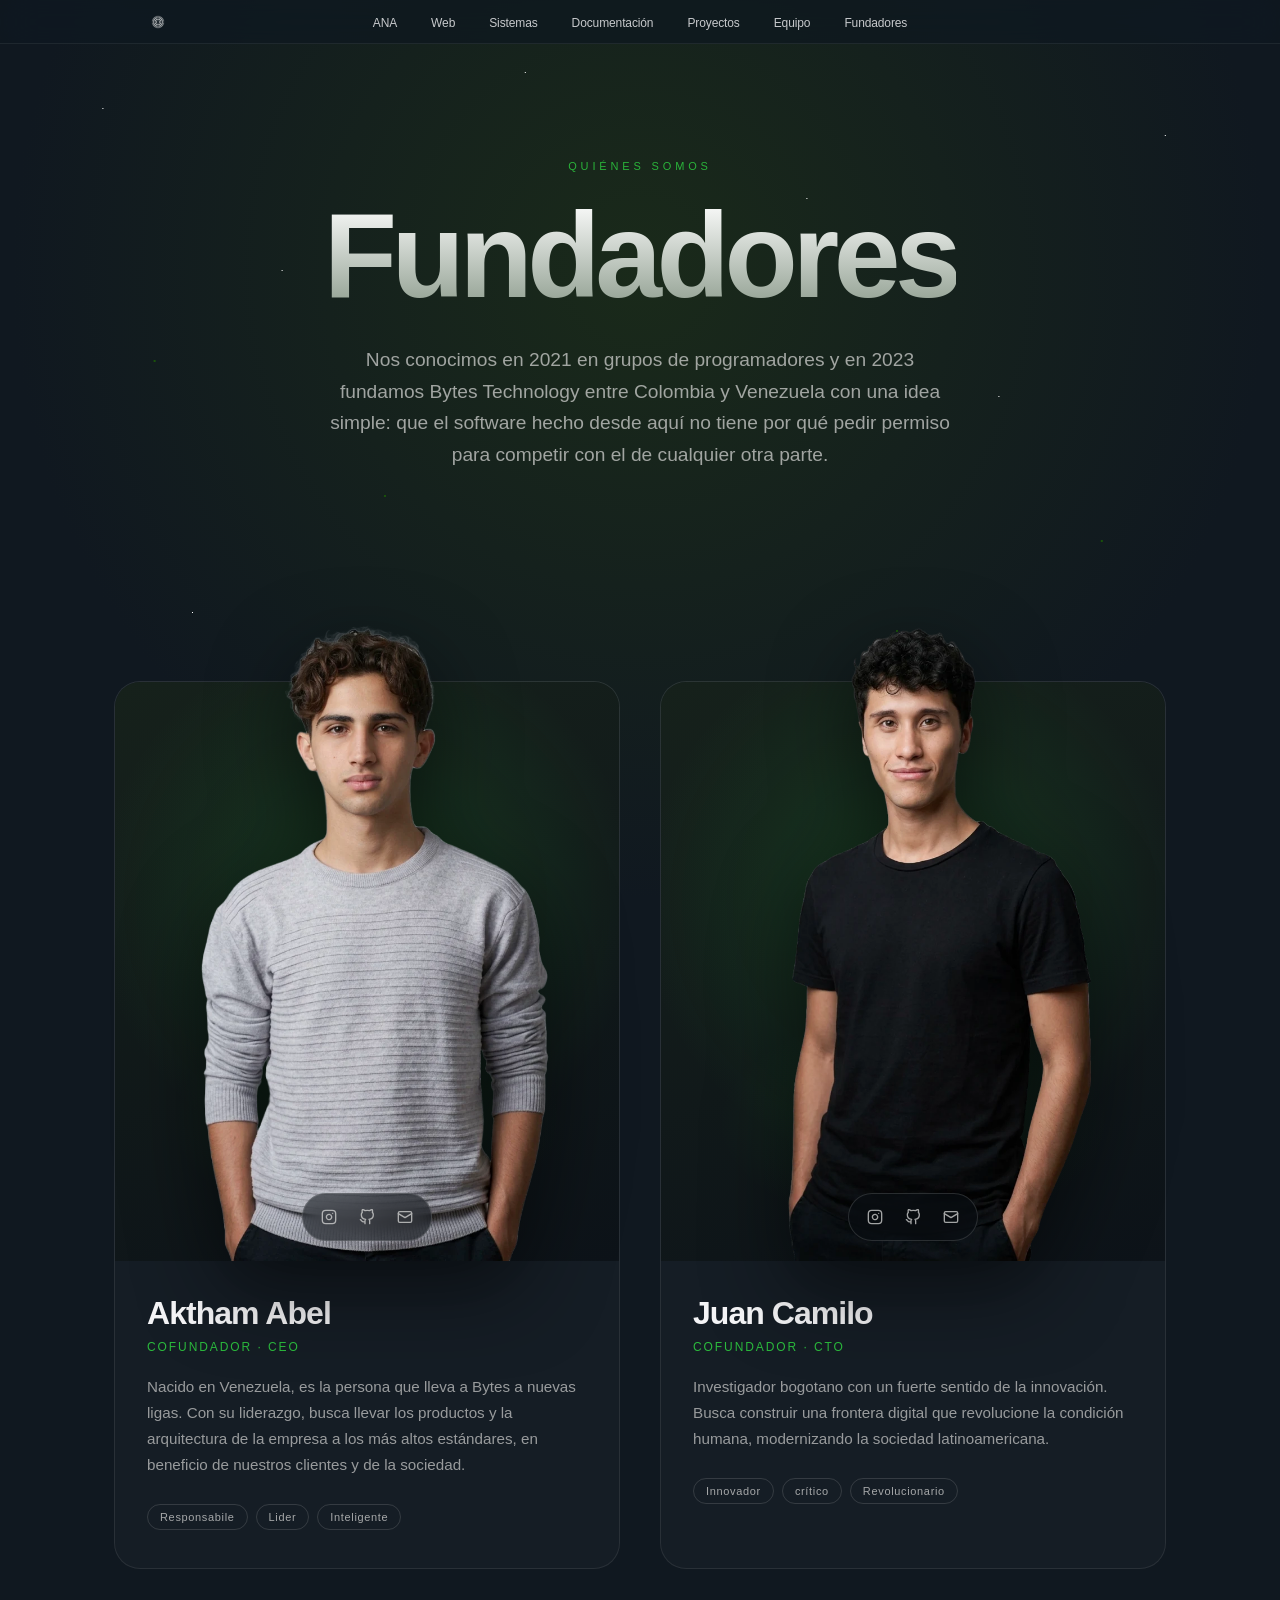
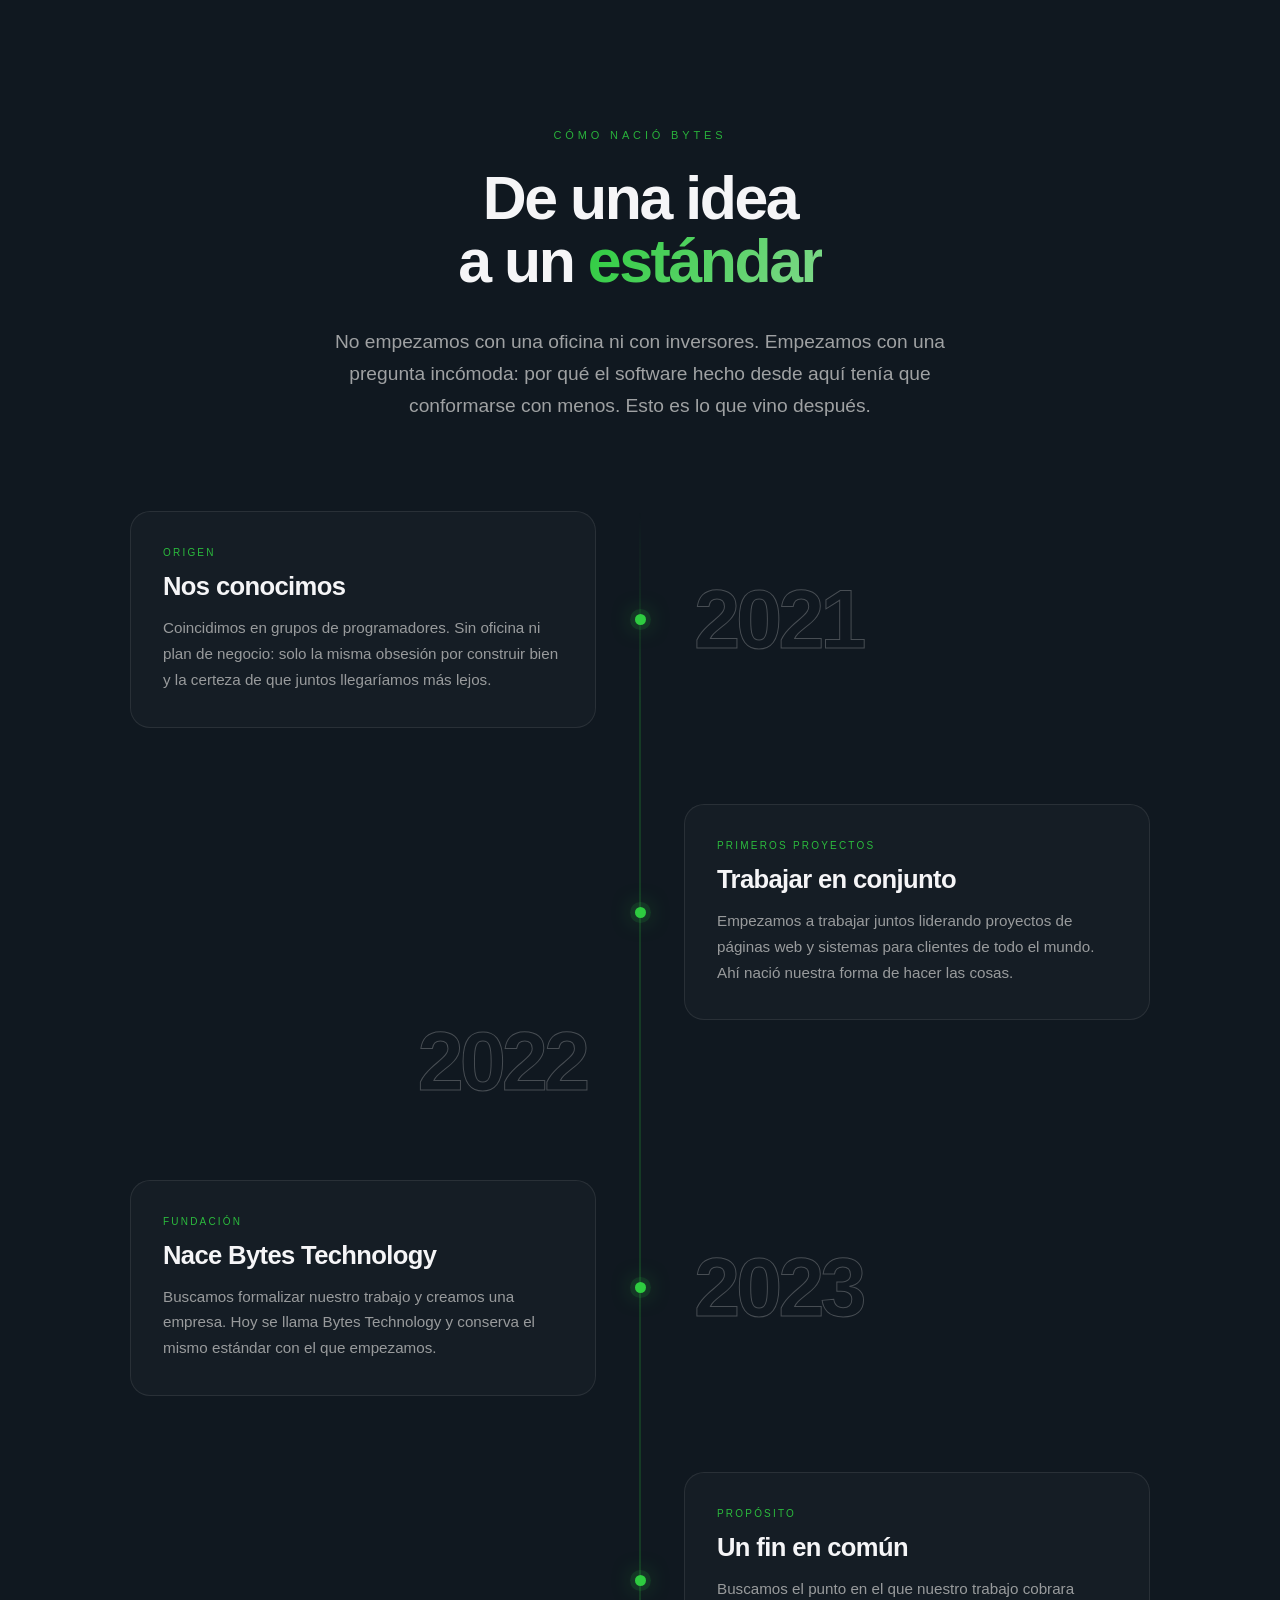
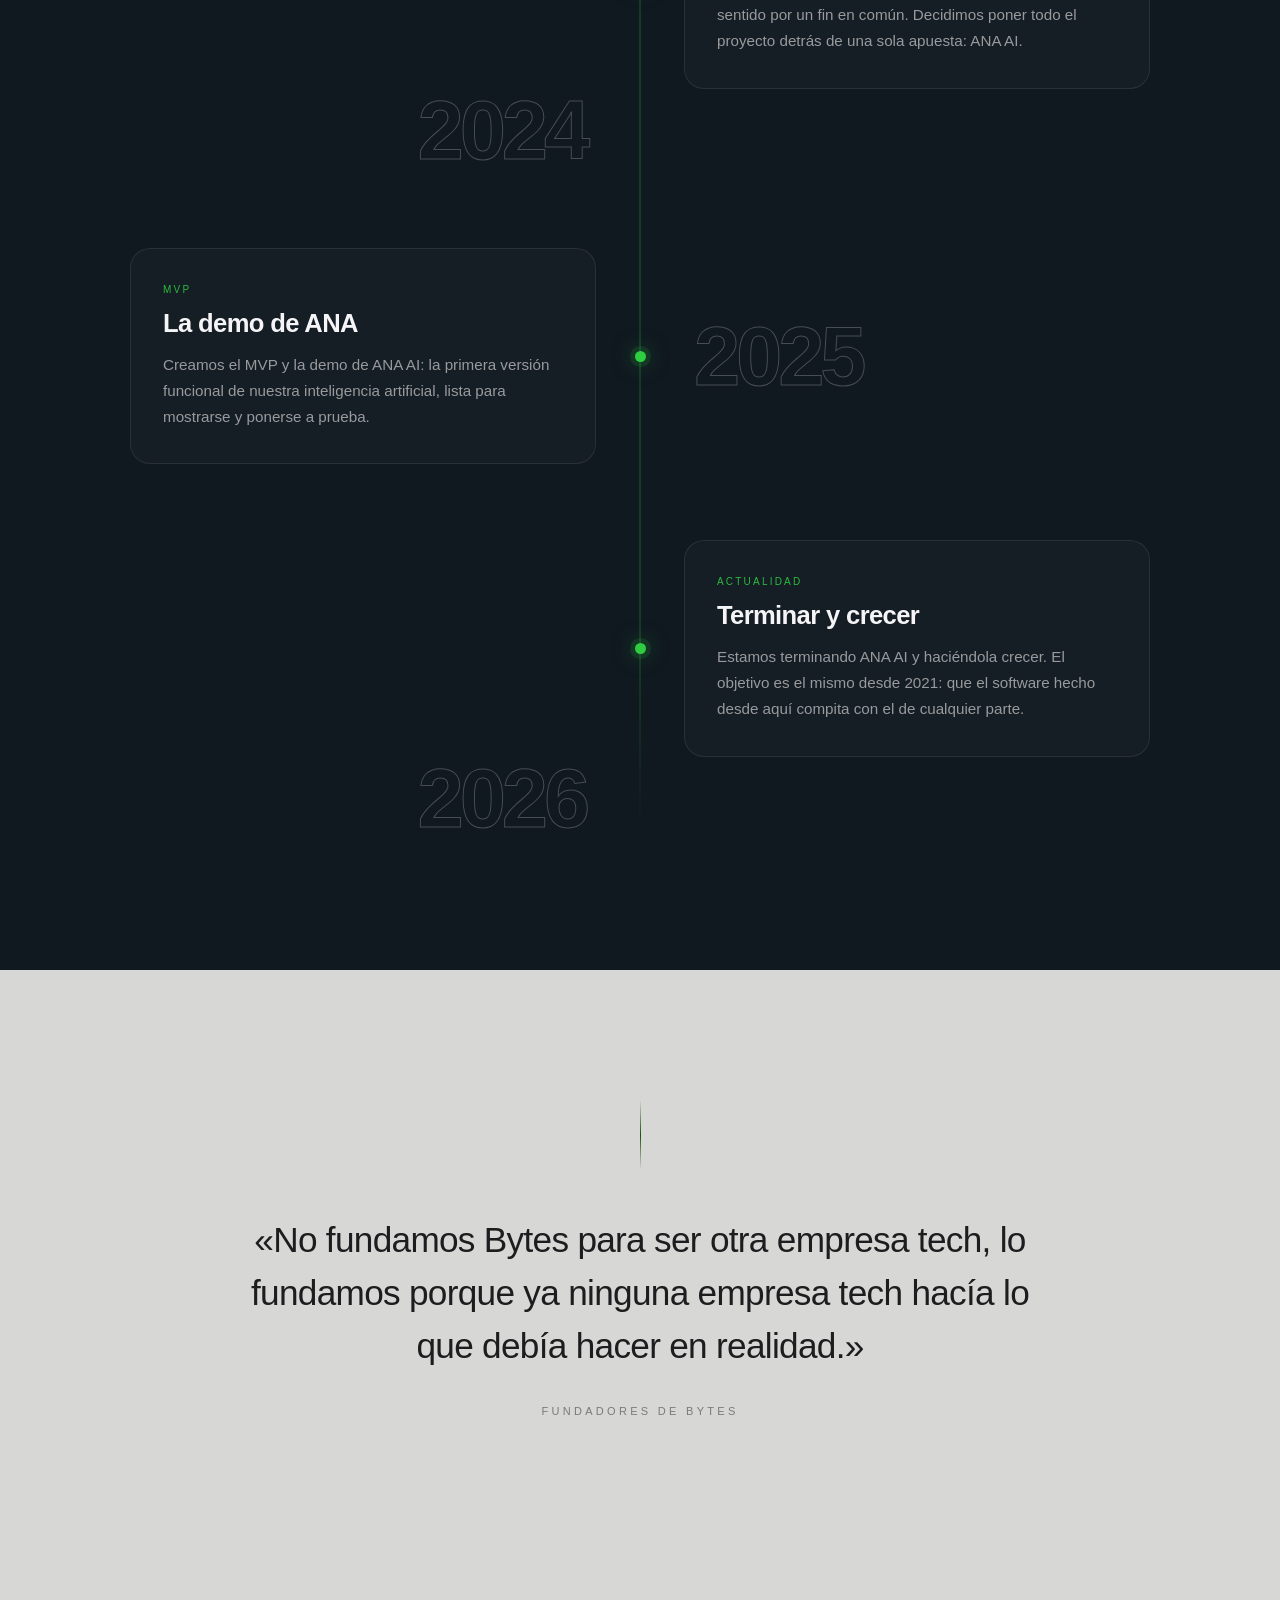
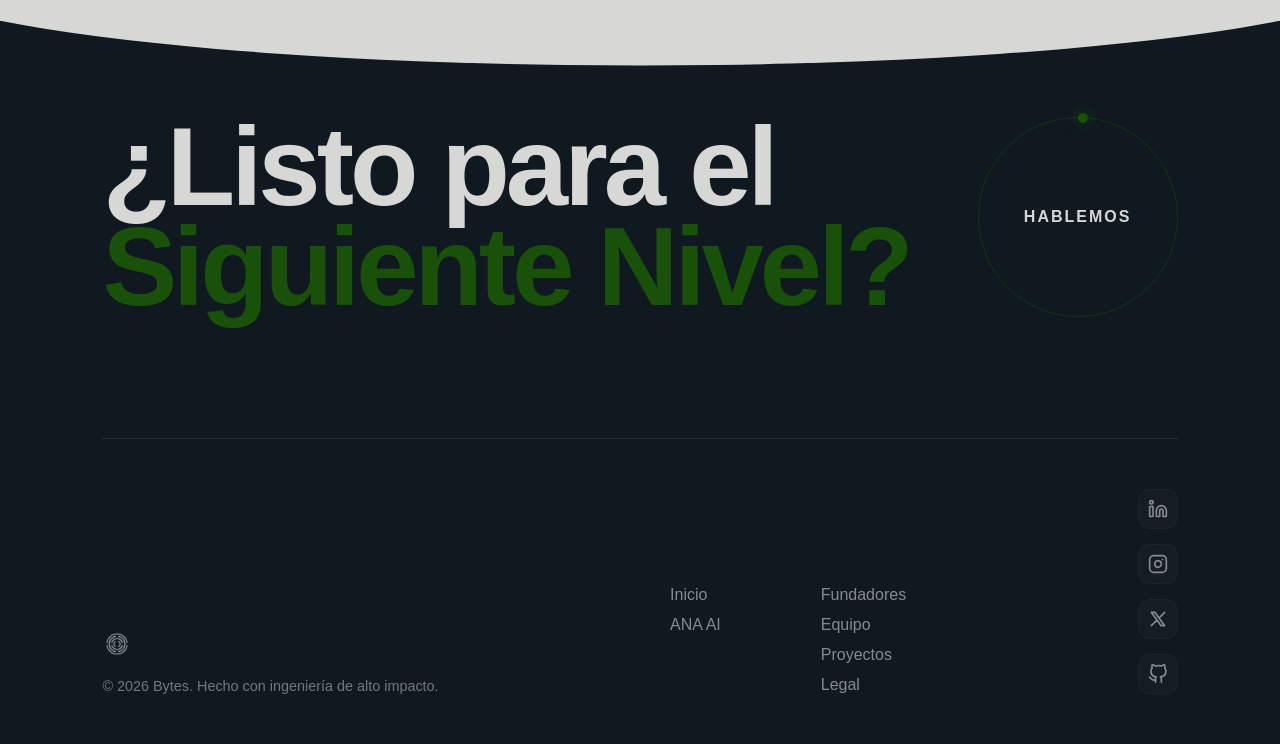
<file: Navegacion_Bytes/fundadores.html>
<!DOCTYPE html>
<html lang="es">

<head>
    <meta charset="UTF-8">
    <meta name="viewport" content="width=device-width, initial-scale=1.0">
    <title>Fundadores | Bytes</title>
    <meta name="description" content="Las personas detrás de Bytes: liderazgo técnico y visión de negocio de un estudio de ingeniería de software e inteligencia artificial de Colombia y Venezuela.">
    <meta name="theme-color" content="#101820">
    <meta name="color-scheme" content="dark">

    <link rel="icon" href="../recursos_bytes/favicon-32.png" type="image/png" sizes="32x32">
    <link rel="apple-touch-icon" href="../recursos_bytes/apple-touch-icon.png">

    <meta property="og:type" content="website">
    <meta property="og:site_name" content="Bytes">
    <meta property="og:locale" content="es_ES">
    <meta property="og:title" content="Fundadores | Bytes">
    <meta property="og:description" content="Liderazgo técnico y visión de negocio de Bytes.">
    <meta property="og:image" content="../recursos_bytes/Logo Bytes-57.png">
    <meta name="twitter:card" content="summary_large_image">

    <link rel="stylesheet" href="../CSS/base.css">
    <link rel="stylesheet" href="../CSS/chrome.css">
    <link rel="stylesheet" href="../CSS/fundadores.css">
</head>

<body>

<nav class="apple-navbar">
    <div class="navbar-content">
        <a href="../index.html" class="nav-logo">
            <img src="../recursos_bytes/Logo Bytes-57.png" alt="Bytes" width="18" height="18" decoding="async">
        </a>

        <button class="menu-toggle" id="mobile-menu" type="button"
                aria-label="Abrir menú de navegación" aria-expanded="false" aria-controls="nav-list">
            <span class="bar"></span>
            <span class="bar"></span>
        </button>

        <ul class="nav-list" id="nav-list">
            <li><a href="../html/ana.html">ANA</a></li>
            <li><a href="../html/desarrollo-web.html">Web</a></li>
            <li><a href="../html/sistemas-apps.html">Sistemas</a></li>
            <li><a href="../html/ana-doc.html">Documentación</a></li>
            <li><a href="proyectos.html">Proyectos</a></li>
            <li><a href="nuestro-equipo.html">Equipo</a></li>
            <li><a href="fundadores.html" aria-current="page">Fundadores</a></li>
        </ul>
    </div>
</nav>

<div class="founders-sky">
    <div class="stars layer1"></div>
    <div class="stars layer2"></div>
</div>

<main>

    <header class="founders-hero">
        <p class="founders-eyebrow">Quiénes somos</p>
        <h1 class="founders-title">Fundadores</h1>
        <p class="founders-lead">
            Nos conocimos en 2021 en grupos de programadores y en 2023 fundamos
            Bytes Technology entre Colombia y Venezuela con una idea simple:
            que el software hecho desde aquí no tiene por qué pedir permiso para
            competir con el de cualquier otra parte.
        </p>
    </header>

    <!-- ============================================================
         CONTENIDO A SUSTITUIR
         Por cada fundador hay que cambiar:
           · .founder-focus     → áreas en las que trabaja
           · .founder-links     → Solo faltan las del correo
           · .founder-photo     → subir la foto a la carpeta equipo/
                                  con el nombre que indica el src.
         Mientras la foto no exista, se muestra el monograma:
         no aparece ninguna imagen rota.
         ============================================================ -->
    <section class="founders-grid" aria-label="Fundadores de Bytes">

        <article class="founder-card reveal">
            <div class="founder-portrait">
                <span class="founder-monogram" aria-hidden="true">AG</span>

                <!-- Foto recortada, sin fondo (PNG con transparencia).
                     Sobresale por arriba del marco: ver .founder-photo. -->
                <img class="founder-photo" src="../equipo/fundador-1.webp"
                     alt="Retrato del primer fundador de Bytes"
                     width="900" height="1200" loading="lazy" decoding="async">

                <ul class="founder-social">
                    <li><a href="https://www.instagram.com/aktham.abel/" aria-label="Instagram de Aktham Abel"><svg width="16" height="16" viewBox="0 0 24 24" fill="none" stroke="currentColor" stroke-width="2" stroke-linecap="round" stroke-linejoin="round" aria-hidden="true" focusable="false"><rect x="2" y="2" width="20" height="20" rx="5" ry="5"></rect><path d="M16 11.37A4 4 0 1 1 12.63 8 4 4 0 0 1 16 11.37z"></path><line x1="17.5" y1="6.5" x2="17.51" y2="6.5"></line></svg></a></li>
                    <li><a href="https://github.com/CodeGenius-Aktham" aria-label="GitHub de Aktham Abel"><svg width="16" height="16" viewBox="0 0 24 24" fill="none" stroke="currentColor" stroke-width="2" stroke-linecap="round" stroke-linejoin="round" aria-hidden="true" focusable="false"><path d="M9 19c-5 1.5-5-2.5-7-3m14 6v-3.87a3.37 3.37 0 0 0-.94-2.61c3.14-.35 6.44-1.54 6.44-7A5.44 5.44 0 0 0 20 4.77 5.07 5.07 0 0 0 19.91 1S18.73.65 16 2.48a13.38 13.38 0 0 0-7 0C6.27.65 5.09 1 5.09 1A5.07 5.07 0 0 0 5 4.77a5.44 5.44 0 0 0-1.5 3.78c0 5.42 3.3 6.61 6.44 7A3.37 3.37 0 0 0 9 18.13V22"></path></svg></a></li>
                    <li><a href="mailto:iabelghanam@gmail.com" aria-label="Correo de Aktham Abel"><svg width="16" height="16" viewBox="0 0 24 24" fill="none" stroke="currentColor" stroke-width="2" stroke-linecap="round" stroke-linejoin="round" aria-hidden="true" focusable="false"><rect x="2" y="4" width="20" height="16" rx="2"></rect><path d="m22 7-10 6L2 7"></path></svg></a></li>
                </ul>
            </div>

            <div class="founder-body">
                <h2 class="founder-name">Aktham Abel</h2>
                <p class="founder-role">Cofundador &middot; CEO</p>

                <p class="founder-bio">
                    Nacido en Venezuela, es la persona que lleva a Bytes a nuevas ligas.
                    Con su liderazgo, busca llevar los productos y la arquitectura de la
                    empresa a los más altos estándares, en beneficio de nuestros clientes
                    y de la sociedad.
                </p>

                <ul class="founder-focus">
                    <li>Responsabile</li>
                    <li>Lider</li>
                    <li>Inteligente</li>
                </ul>
            </div>
        </article>

        <article class="founder-card reveal">
            <div class="founder-portrait">
                <span class="founder-monogram" aria-hidden="true">AG</span>

                <!-- Foto recortada, sin fondo (PNG con transparencia).
                     Sobresale por arriba del marco: ver .founder-photo. -->
                <img class="founder-photo" src="../equipo/fundador-2.webp"
                     alt="Retrato del segundo fundador de Bytes"
                     width="900" height="1200" loading="lazy" decoding="async">

                <ul class="founder-social">
                    <li><a href="https://www.instagram.com/camilomunozb_/" aria-label="Instagram de Juan Camilo"><svg width="16" height="16" viewBox="0 0 24 24" fill="none" stroke="currentColor" stroke-width="2" stroke-linecap="round" stroke-linejoin="round" aria-hidden="true" focusable="false"><rect x="2" y="2" width="20" height="20" rx="5" ry="5"></rect><path d="M16 11.37A4 4 0 1 1 12.63 8 4 4 0 0 1 16 11.37z"></path><line x1="17.5" y1="6.5" x2="17.51" y2="6.5"></line></svg></a></li>
                    <li><a href="https://github.com/CamiloMunozb1" aria-label="GitHub de Juan Camilo"><svg width="16" height="16" viewBox="0 0 24 24" fill="none" stroke="currentColor" stroke-width="2" stroke-linecap="round" stroke-linejoin="round" aria-hidden="true" focusable="false"><path d="M9 19c-5 1.5-5-2.5-7-3m14 6v-3.87a3.37 3.37 0 0 0-.94-2.61c3.14-.35 6.44-1.54 6.44-7A5.44 5.44 0 0 0 20 4.77 5.07 5.07 0 0 0 19.91 1S18.73.65 16 2.48a13.38 13.38 0 0 0-7 0C6.27.65 5.09 1 5.09 1A5.07 5.07 0 0 0 5 4.77a5.44 5.44 0 0 0-1.5 3.78c0 5.42 3.3 6.61 6.44 7A3.37 3.37 0 0 0 9 18.13V22"></path></svg></a></li>
                    <li><a href="mailto:camilomunozb203@gmail.com" aria-label="Correo de Juan Camilo"><svg width="16" height="16" viewBox="0 0 24 24" fill="none" stroke="currentColor" stroke-width="2" stroke-linecap="round" stroke-linejoin="round" aria-hidden="true" focusable="false"><rect x="2" y="4" width="20" height="16" rx="2"></rect><path d="m22 7-10 6L2 7"></path></svg></a></li>
                </ul>
            </div>

            <div class="founder-body">
                <h2 class="founder-name">Juan Camilo</h2>
                <p class="founder-role">Cofundador &middot; CTO</p>

                <p class="founder-bio">
                    Investigador bogotano con un fuerte sentido de la innovación.
                    Busca construir una frontera digital que revolucione la
                    condición humana, modernizando la sociedad latinoamericana.
                </p>

                <ul class="founder-focus">
                    <li>Innovador</li>
                    <li>crítico</li>
                    <li>Revolucionario</li>
                </ul>
            </div>
        </article>

    </section>

    <section class="birth-section" aria-labelledby="birth-title">
        <div class="birth-head reveal">
            <p class="founders-eyebrow">Cómo nació Bytes</p>
            <h2 class="birth-title" id="birth-title">De una idea<br>a un <span>estándar</span></h2>
            <p class="founders-lead">
                No empezamos con una oficina ni con inversores. Empezamos con una
                pregunta incómoda: por qué el software hecho desde aquí tenía que
                conformarse con menos. Esto es lo que vino después.
            </p>
        </div>

        <ol class="timeline">
            <li class="tl-item reveal">
                <div class="tl-card">
                    <span class="tl-label">Origen</span>
                    <h3 class="tl-title">Nos conocimos</h3>
                    <p class="tl-text">Coincidimos en grupos de programadores. Sin oficina ni plan de negocio: solo la misma obsesión por construir bien y la certeza de que juntos llegaríamos más lejos.</p>
                </div>

                <div class="tl-marker" aria-hidden="true">
                    <span class="tl-dot"></span>
                </div>

                <p class="tl-year">2021</p>
            </li>

            <li class="tl-item reveal">
                <div class="tl-card">
                    <span class="tl-label">Primeros proyectos</span>
                    <h3 class="tl-title">Trabajar en conjunto</h3>
                    <p class="tl-text">Empezamos a trabajar juntos liderando proyectos de páginas web y sistemas para clientes de todo el mundo. Ahí nació nuestra forma de hacer las cosas.</p>
                </div>

                <div class="tl-marker" aria-hidden="true">
                    <span class="tl-dot"></span>
                </div>

                <p class="tl-year">2022</p>
            </li>

            <li class="tl-item reveal">
                <div class="tl-card">
                    <span class="tl-label">Fundación</span>
                    <h3 class="tl-title">Nace Bytes Technology</h3>
                    <p class="tl-text">Buscamos formalizar nuestro trabajo y creamos una empresa. Hoy se llama Bytes Technology y conserva el mismo estándar con el que empezamos.</p>
                </div>

                <div class="tl-marker" aria-hidden="true">
                    <span class="tl-dot"></span>
                </div>

                <p class="tl-year">2023</p>
            </li>

            <li class="tl-item reveal">
                <div class="tl-card">
                    <span class="tl-label">Propósito</span>
                    <h3 class="tl-title">Un fin en común</h3>
                    <p class="tl-text">Buscamos el punto en el que nuestro trabajo cobrara sentido por un fin en común. Decidimos poner todo el proyecto detrás de una sola apuesta: ANA AI.</p>
                </div>

                <div class="tl-marker" aria-hidden="true">
                    <span class="tl-dot"></span>
                </div>

                <p class="tl-year">2024</p>
            </li>

            <li class="tl-item reveal">
                <div class="tl-card">
                    <span class="tl-label">MVP</span>
                    <h3 class="tl-title">La demo de ANA</h3>
                    <p class="tl-text">Creamos el MVP y la demo de ANA AI: la primera versión funcional de nuestra inteligencia artificial, lista para mostrarse y ponerse a prueba.</p>
                </div>

                <div class="tl-marker" aria-hidden="true">
                    <span class="tl-dot"></span>
                </div>

                <p class="tl-year">2025</p>
            </li>

            <li class="tl-item reveal">
                <div class="tl-card">
                    <span class="tl-label">Actualidad</span>
                    <h3 class="tl-title">Terminar y crecer</h3>
                    <p class="tl-text">Estamos terminando ANA AI y haciéndola crecer. El objetivo es el mismo desde 2021: que el software hecho desde aquí compita con el de cualquier parte.</p>
                </div>

                <div class="tl-marker" aria-hidden="true">
                    <span class="tl-dot"></span>
                </div>

                <p class="tl-year">2026</p>
            </li>
        </ol>
    </section>

    <section class="founders-manifesto">
        <div class="manifesto-inner reveal">
            <div class="manifesto-rule"></div>
            <blockquote class="manifesto-quote">
                «No fundamos Bytes para ser otra empresa tech,
                lo fundamos porque ya ninguna empresa tech hacía
                lo que debía hacer en realidad.»
            </blockquote>
            <p class="manifesto-attrib">Fundadores de Bytes</p>
        </div>
    </section>

</main>

<footer class="unique-footer">
    <div class="footer-curve"></div> <div class="footer-content">
        <div class="footer-hero">
            <h2 class="footer-big-text">¿Listo para el <br> <span class="glitch-text">Siguiente Nivel?</span></h2>
            <a href="mailto:contacto@bytes.com" class="footer-cta-orbital">
                <span class="cta-inner">Hablemos</span>
                <div class="cta-ring"></div>
            </a>
        </div>

        <div class="footer-bottom-bar">
            <div class="footer-brand">
                <img src="../recursos_bytes/Logo Bytes-57.png" alt="Bytes" class="footer-mini-logo" width="30" height="30" loading="lazy" decoding="async">
                <p>© 2026 Bytes. Hecho con ingeniería de alto impacto.</p>
            </div>

            <nav class="footer-nav">
                <div class="nav-group">
                    <a href="../index.html">Inicio</a>
                    <a href="../html/ana.html">ANA AI</a>
                </div>
                <div class="nav-group">
                    <a href="fundadores.html">Fundadores</a>
                    <a href="nuestro-equipo.html">Equipo</a>
                    <a href="proyectos.html">Proyectos</a>
                    <a href="legal.html">Legal</a>
                </div>
            </nav>
            <div class="nav-group social-nodes">
    <a href="#" class="social-link" aria-label="LinkedIn">
        <svg width="20" height="20" viewBox="0 0 24 24" fill="none" stroke="currentColor" stroke-width="2" stroke-linecap="round" stroke-linejoin="round" aria-hidden="true" focusable="false"><path d="M16 8a6 6 0 0 1 6 6v7h-4v-7a2 2 0 0 0-2-2 2 2 0 0 0-2 2v7h-4v-7a6 6 0 0 1 6-6z"></path><rect x="2" y="9" width="4" height="12"></rect><circle cx="4" cy="4" r="2"></circle></svg>
    </a>
    <a href="https://www.instagram.com/bytes_technology/" class="social-link" aria-label="Instagram">
        <svg width="20" height="20" viewBox="0 0 24 24" fill="none" stroke="currentColor" stroke-width="2" stroke-linecap="round" stroke-linejoin="round" aria-hidden="true" focusable="false"><rect x="2" y="2" width="20" height="20" rx="5" ry="5"></rect><path d="M16 11.37A4 4 0 1 1 12.63 8 4 4 0 0 1 16 11.37z"></path><line x1="17.5" y1="6.5" x2="17.51" y2="6.5"></line></svg>
    </a>
    <a href="#" class="social-link" aria-label="X (Twitter)">
        <svg width="20" height="20" viewBox="0 0 24 24" fill="none" stroke="currentColor" stroke-width="2" stroke-linecap="round" stroke-linejoin="round" aria-hidden="true" focusable="false"><path d="M4 4l11.733 16h4.267l-11.733-16zM4 20l6.768-6.768m2.46-2.46L20 4"></path></svg>
    </a>
    <a href="#" class="social-link" aria-label="GitHub">
        <svg width="20" height="20" viewBox="0 0 24 24" fill="none" stroke="currentColor" stroke-width="2" stroke-linecap="round" stroke-linejoin="round" aria-hidden="true" focusable="false"><path d="M9 19c-5 1.5-5-2.5-7-3m14 6v-3.87a3.37 3.37 0 0 0-.94-2.61c3.14-.35 6.44-1.54 6.44-7A5.44 5.44 0 0 0 20 4.77 5.07 5.07 0 0 0 19.91 1S18.73.65 16 2.48a13.38 13.38 0 0 0-7 0C6.27.65 5.09 1 5.09 1A5.07 5.07 0 0 0 5 4.77a5.44 5.44 0 0 0-1.5 3.78c0 5.42 3.3 6.61 6.44 7A3.37 3.37 0 0 0 9 18.13V22"></path></svg>
    </a>
</div>
        </div>
    </div>
</footer>

    <script src="../JS/nav.js" defer></script>
    <script src="../JS/effects.js" defer></script>
</body>
</html>
</file>
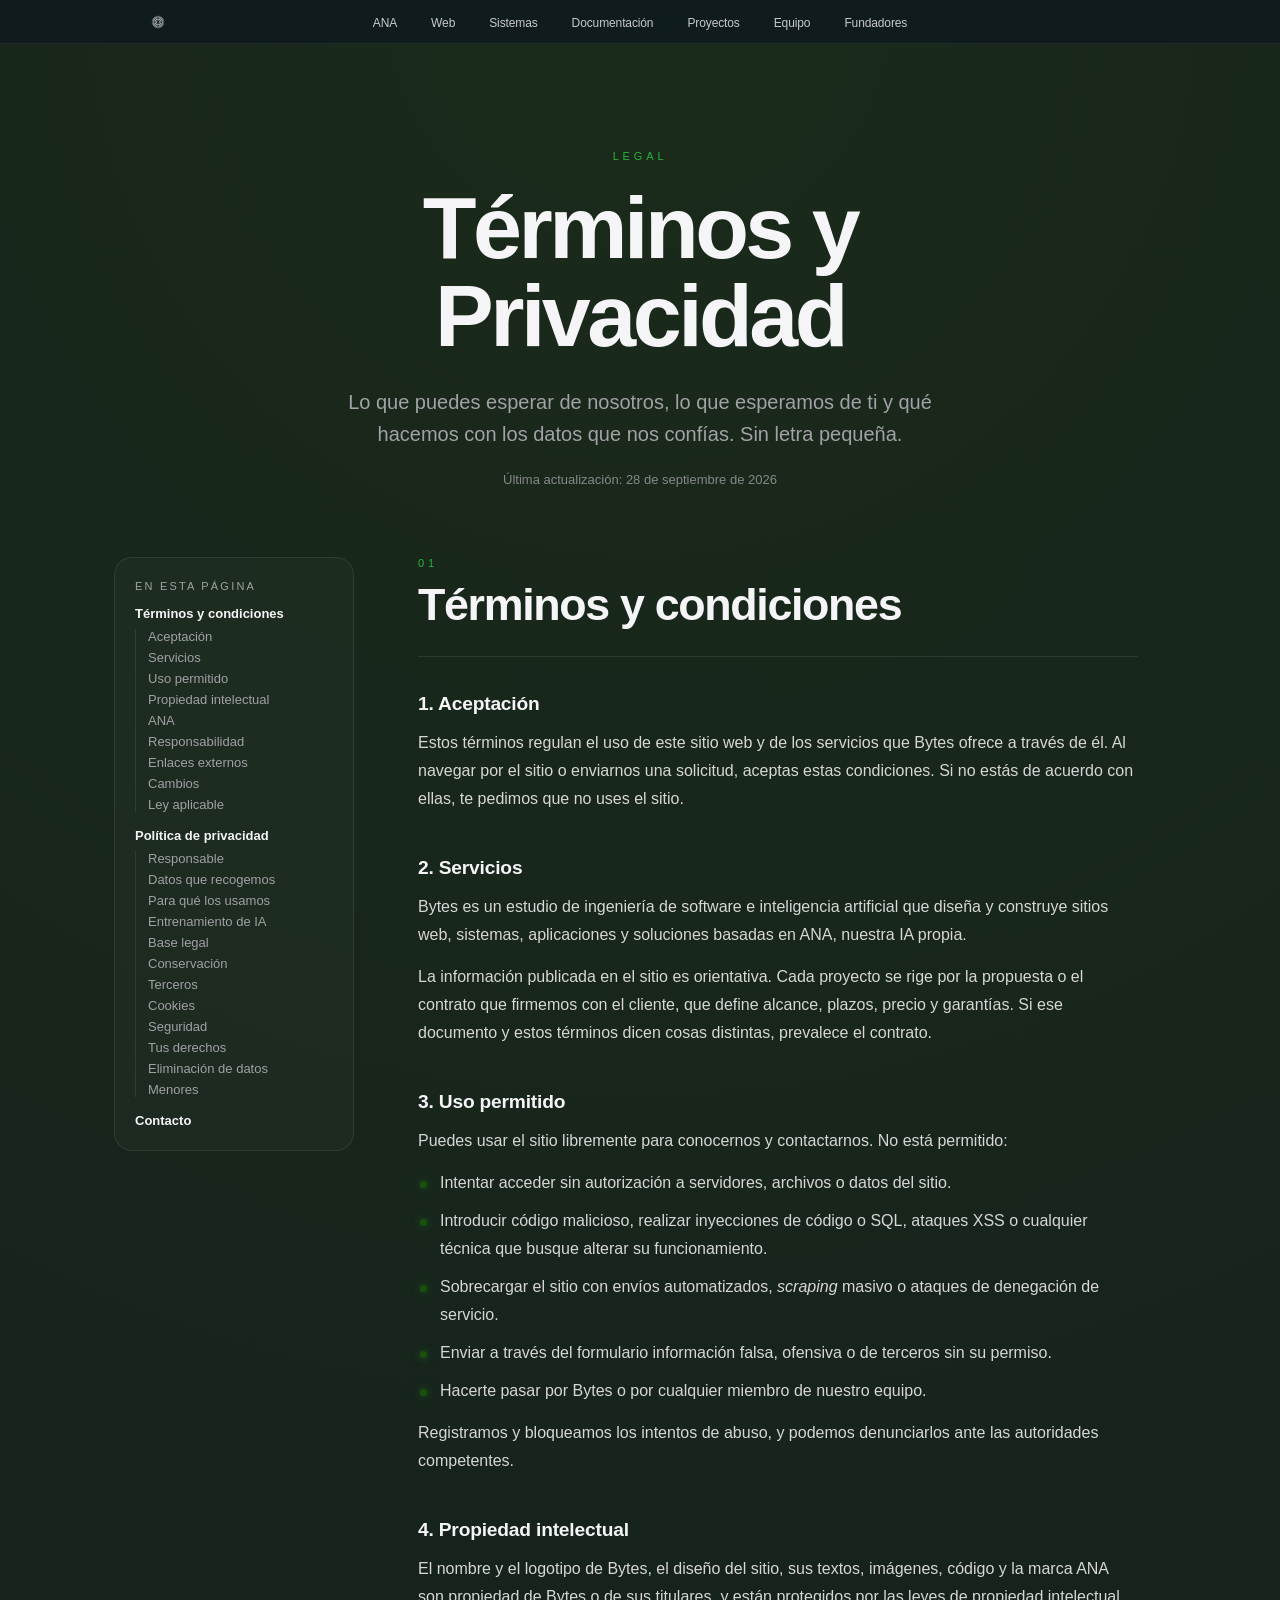
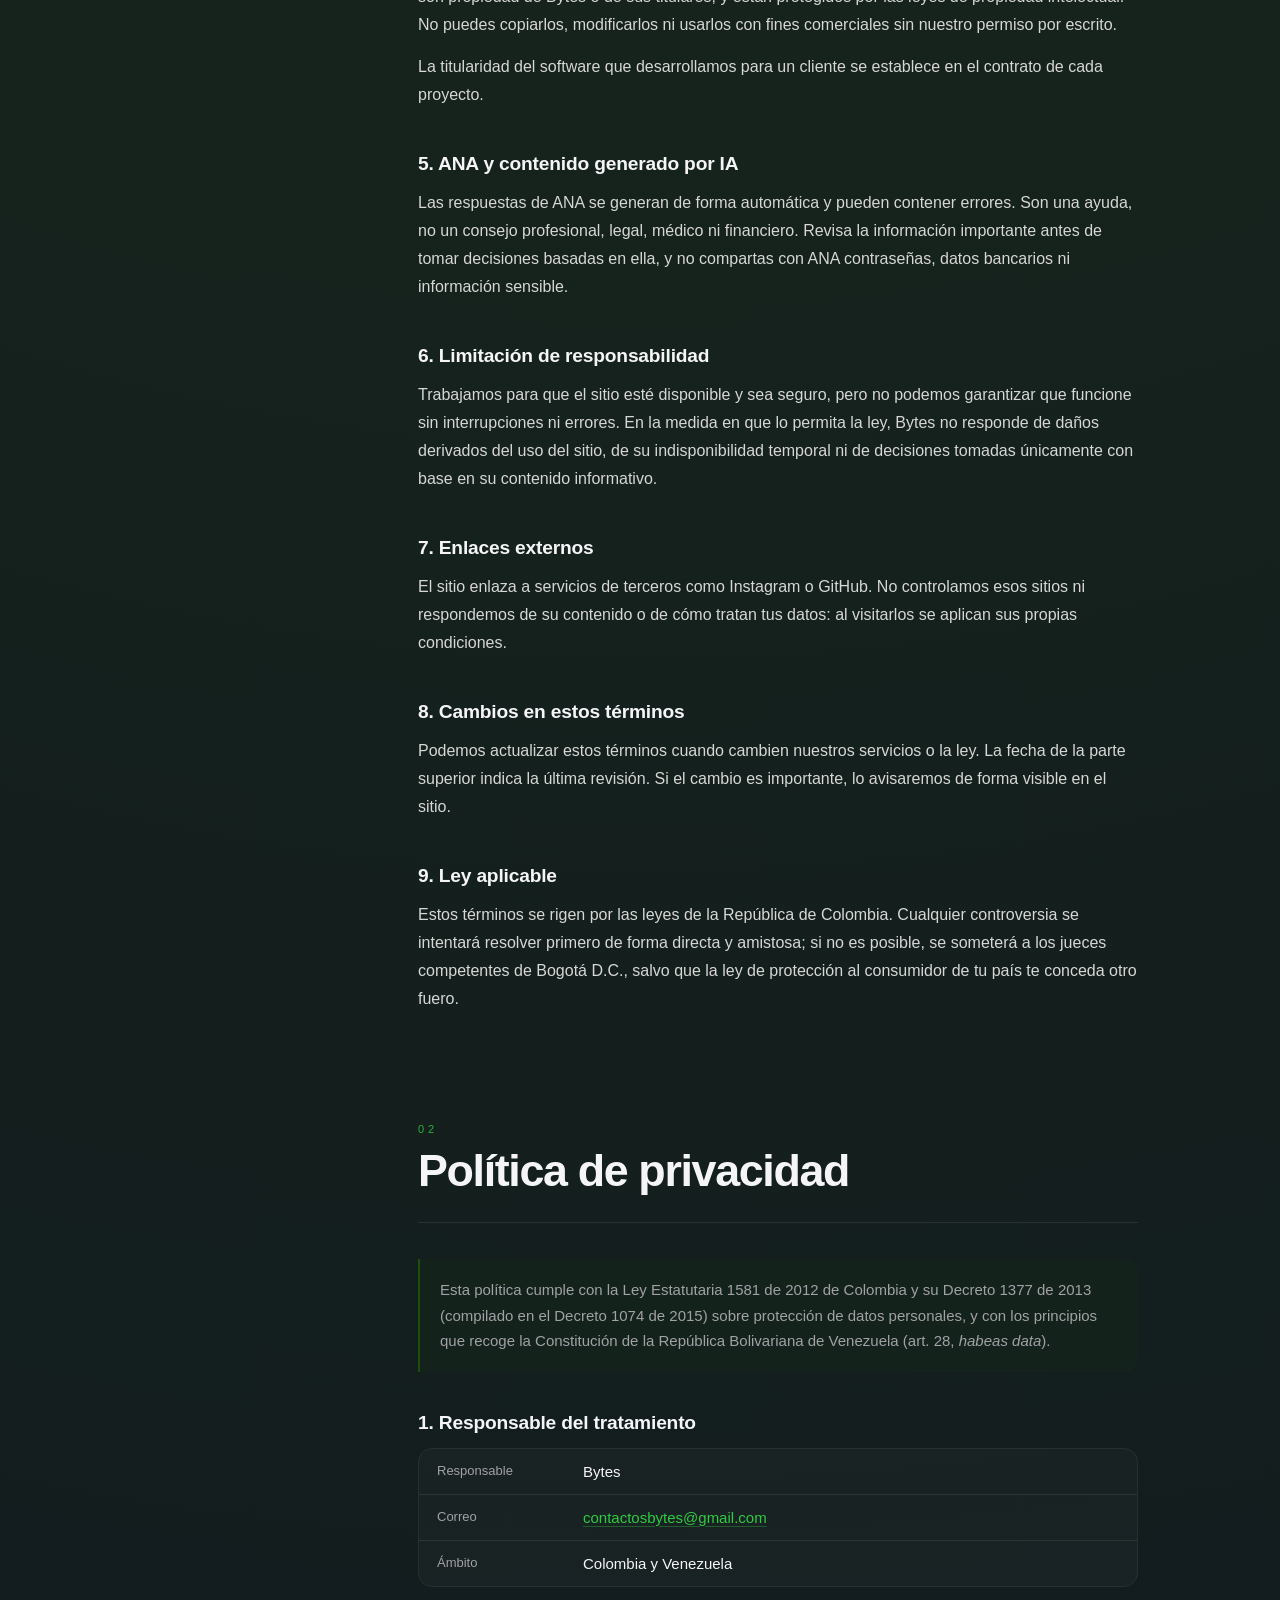
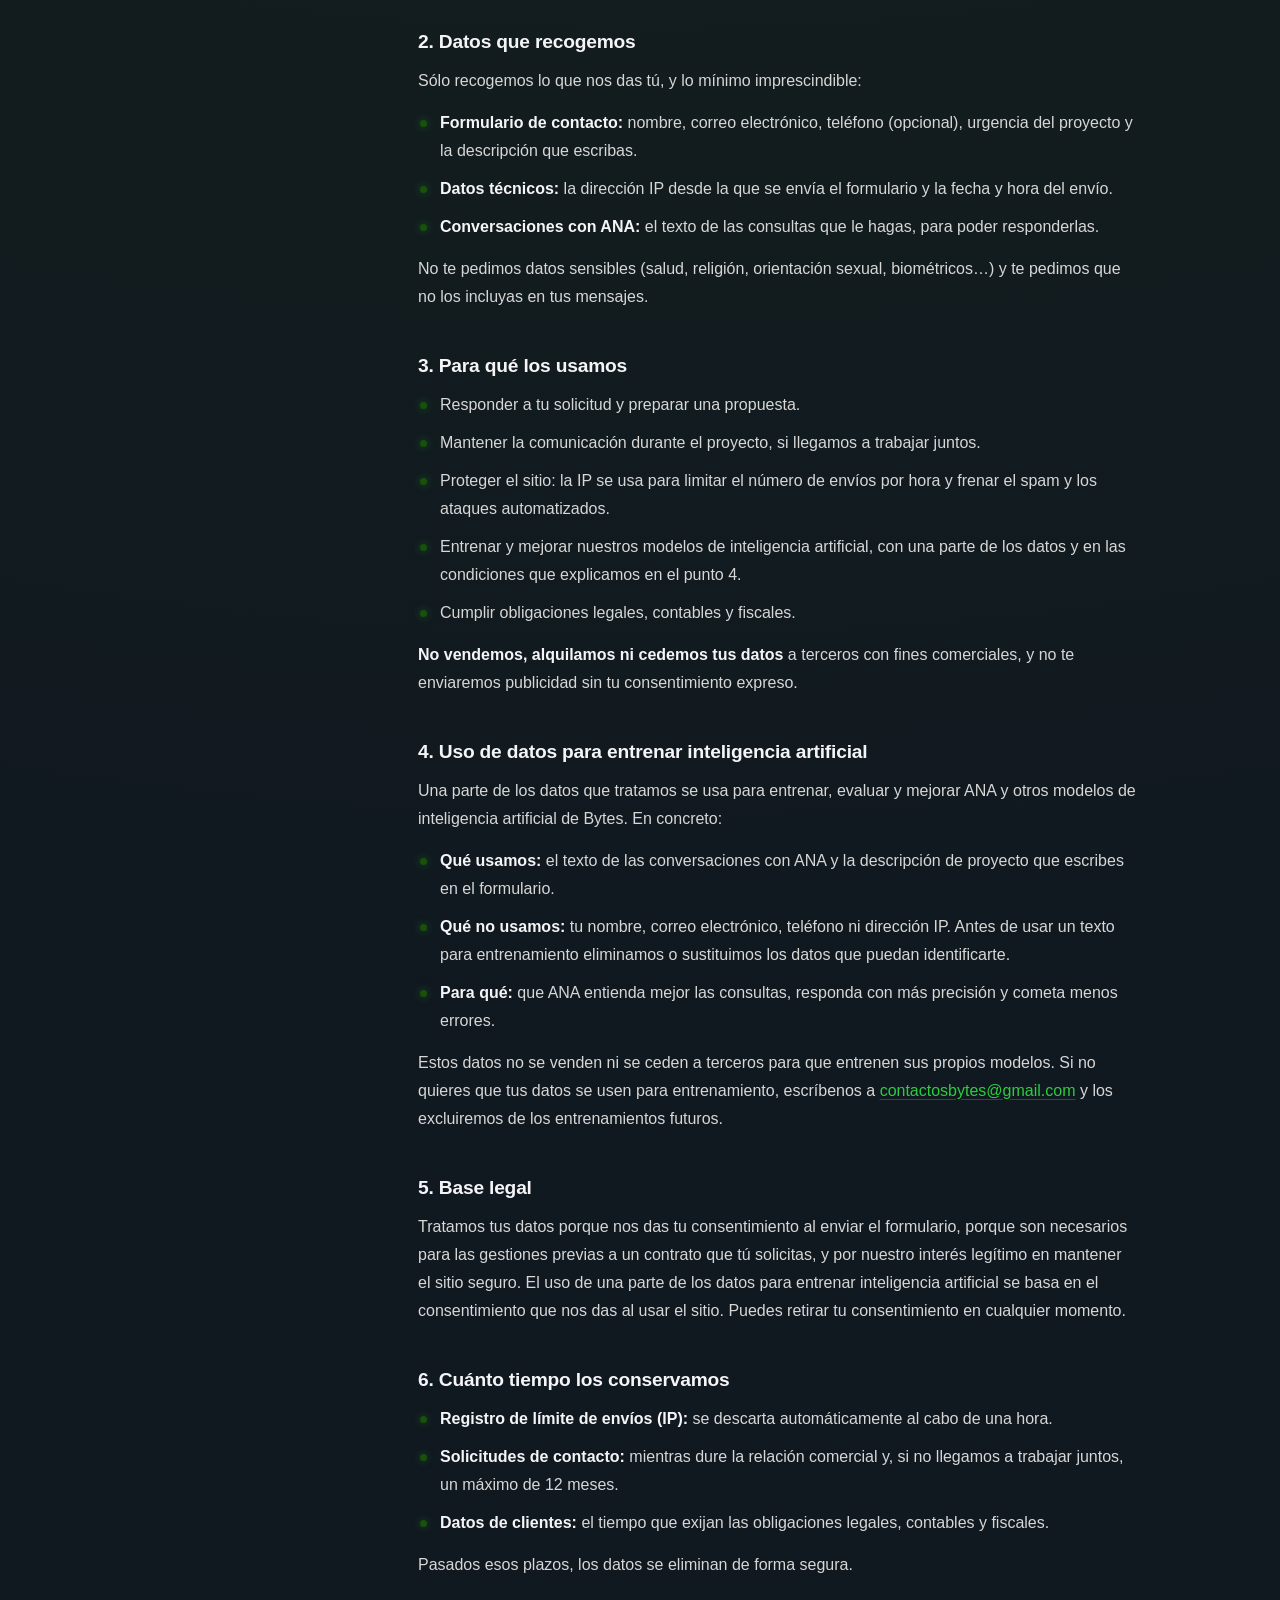
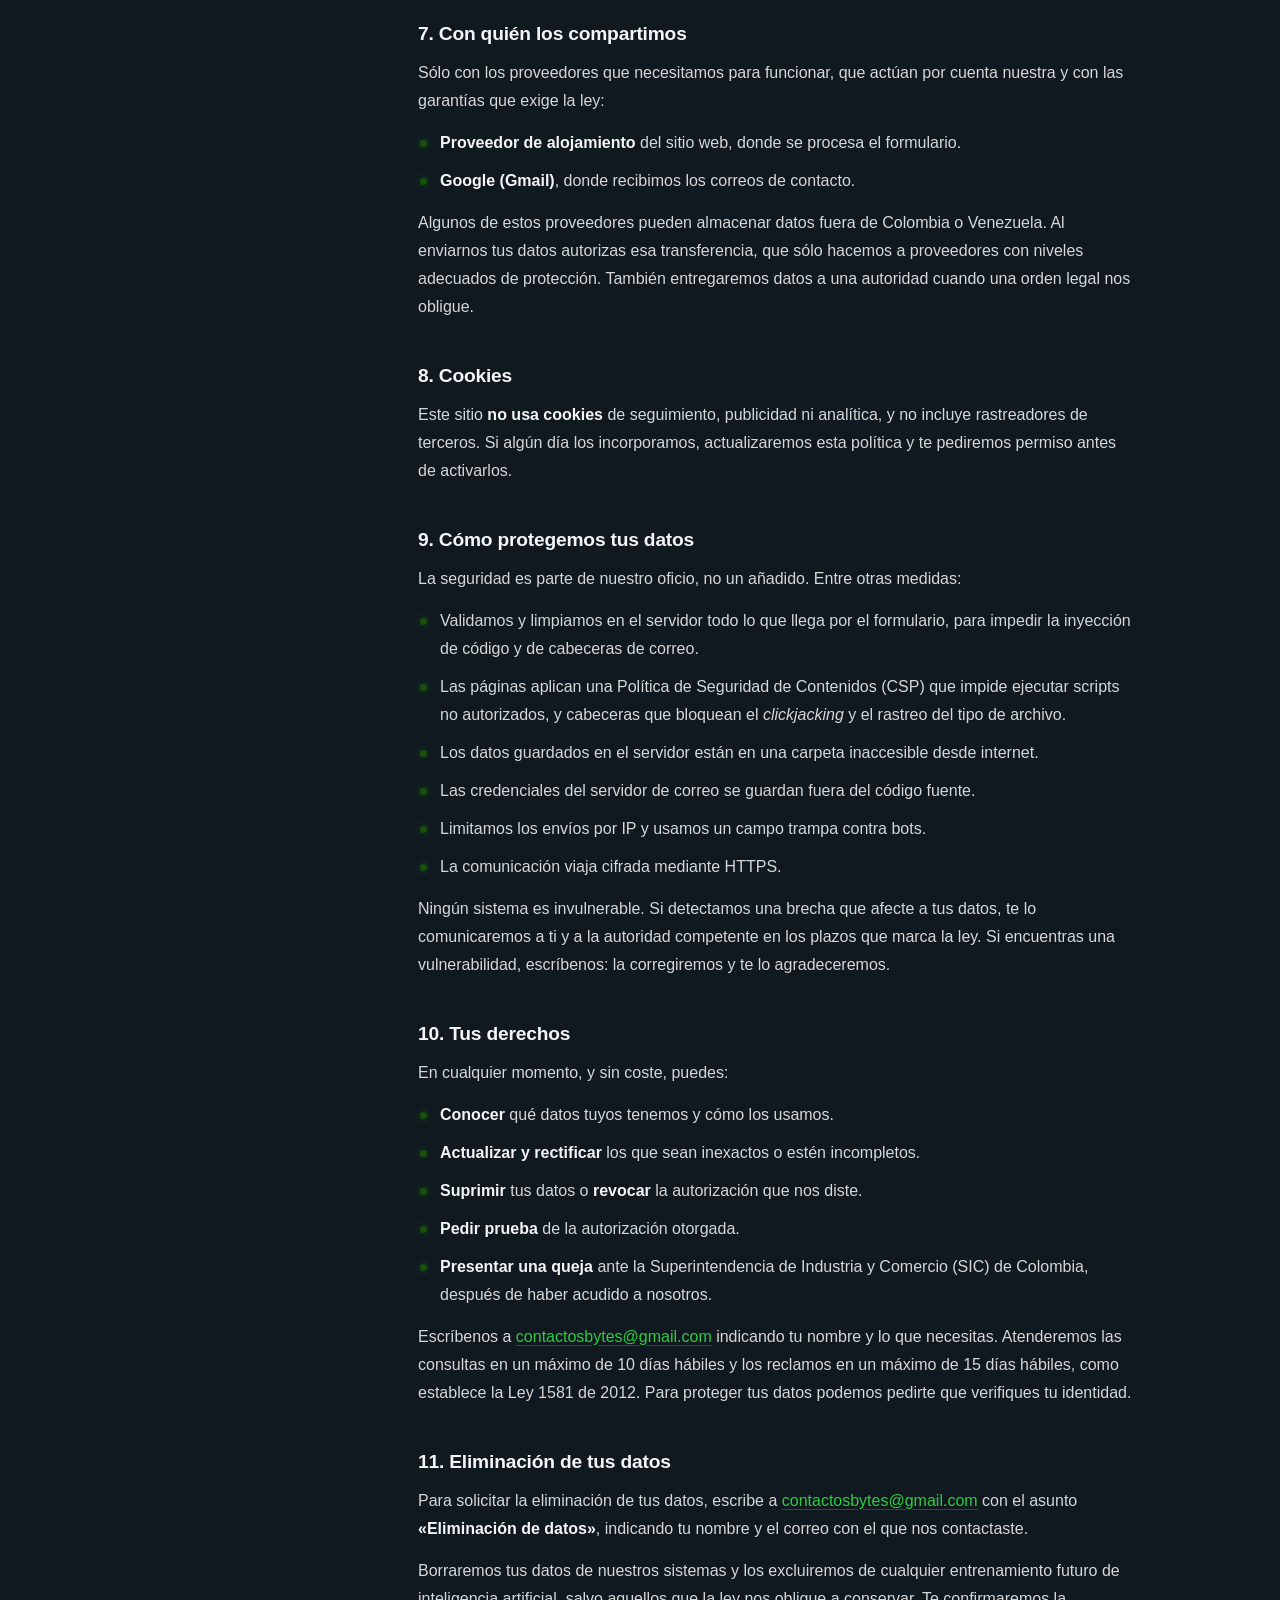
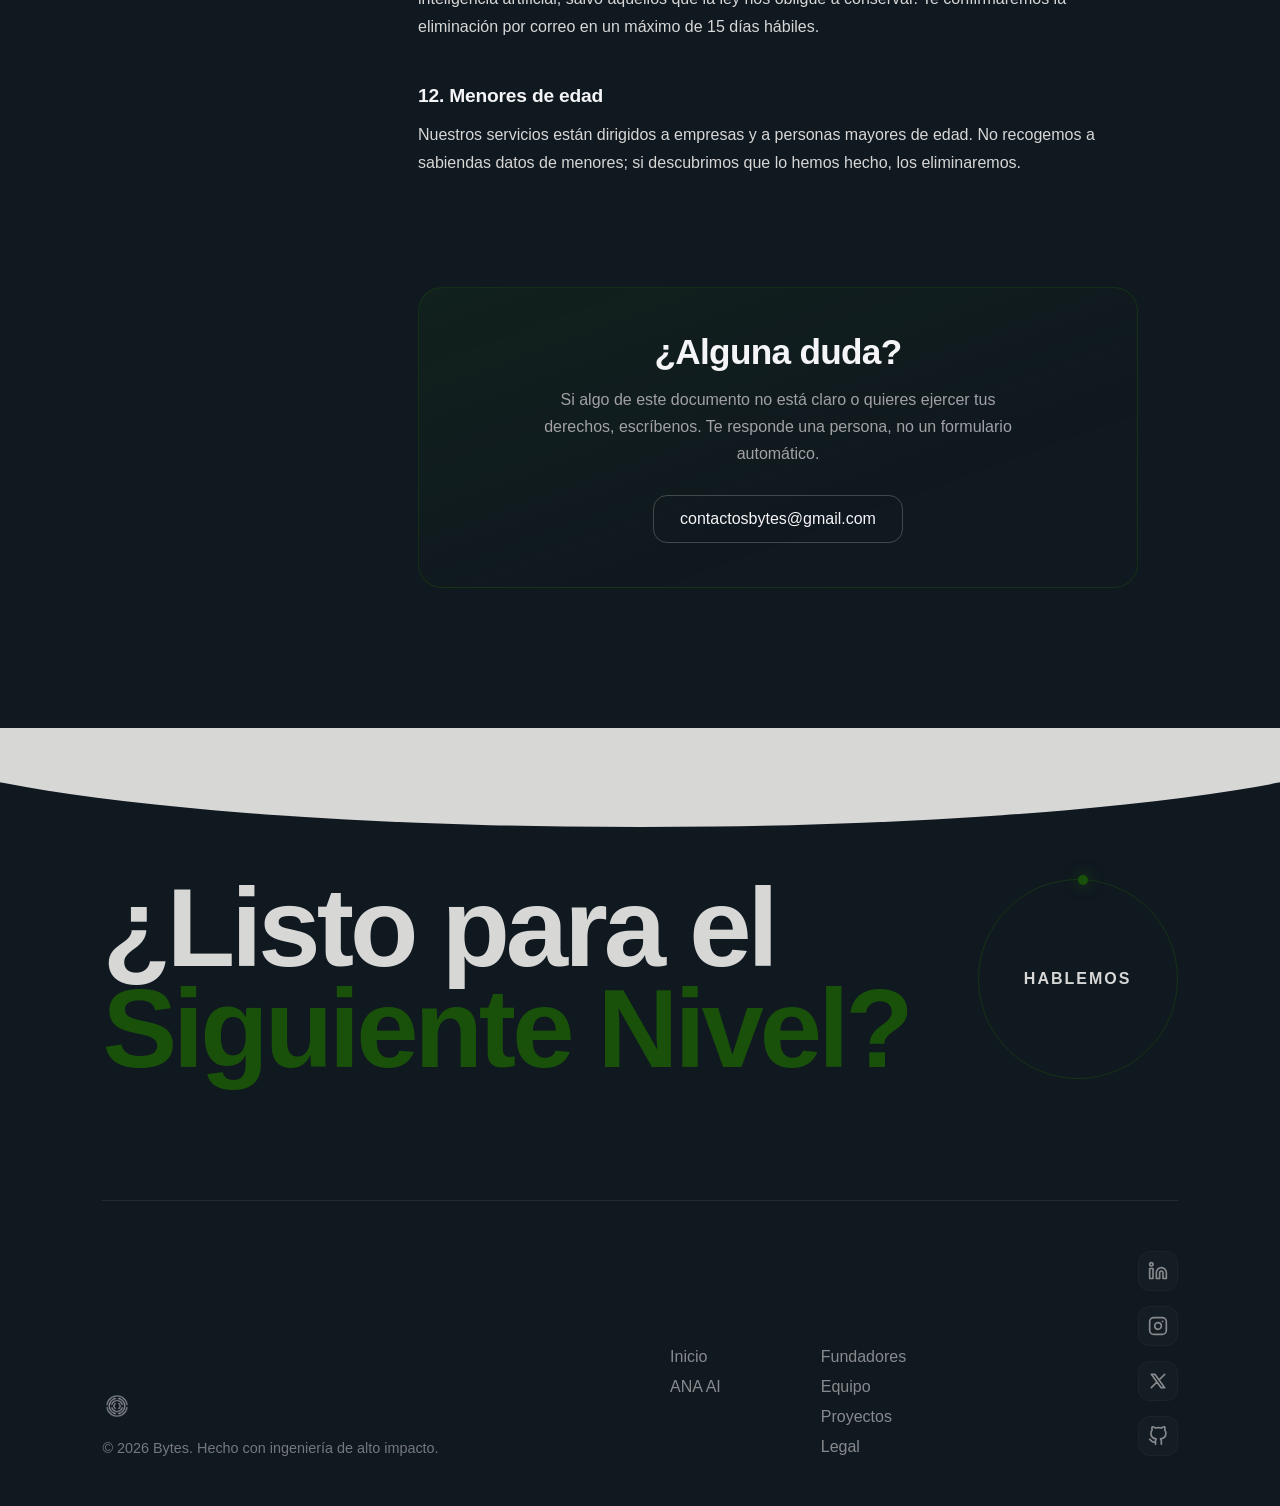
<file: Navegacion_Bytes/legal.html>
<!DOCTYPE html>
<html lang="es">

<head>
    <meta charset="UTF-8">
    <meta name="viewport" content="width=device-width, initial-scale=1.0">

    <!-- ============================================================
         SEGURIDAD
         Esta página no admite ninguna entrada del usuario y no ejecuta
         nada que no venga de este mismo dominio. La política de abajo
         lo impone en el navegador aunque alguien lograra colar HTML:
           · sin scripts inline ni de terceros (bloquea XSS/inyección)
           · sin estilos inline ni hojas externas
           · sin formularios, sin <object>/<embed>, sin <base> ajeno
           · ninguna conexión saliente (fetch/XHR/WebSocket)
         El servidor manda además las mismas cabeceras (ver .htaccess),
         incluida frame-ancestors, que en <meta> no tiene efecto.
         ============================================================ -->
    <meta http-equiv="Content-Security-Policy"
          content="default-src 'none'; script-src 'self'; style-src 'self'; img-src 'self'; font-src 'self'; connect-src 'none'; form-action 'none'; base-uri 'none'; object-src 'none'; manifest-src 'self'; upgrade-insecure-requests">
    <meta name="referrer" content="strict-origin-when-cross-origin">

    <title>Términos y Privacidad | Bytes</title>
    <meta name="description" content="Términos y condiciones de uso y política de privacidad y tratamiento de datos personales de Bytes.">
    <meta name="theme-color" content="#101820">
    <meta name="color-scheme" content="dark">
    <meta name="robots" content="index, follow">

    <link rel="icon" href="../recursos_bytes/favicon-32.png" type="image/png" sizes="32x32">
    <link rel="apple-touch-icon" href="../recursos_bytes/apple-touch-icon.png">

    <meta property="og:type" content="website">
    <meta property="og:site_name" content="Bytes">
    <meta property="og:locale" content="es_ES">
    <meta property="og:title" content="Términos y Privacidad | Bytes">
    <meta property="og:description" content="Cómo trabajamos y cómo cuidamos tus datos.">

    <link rel="stylesheet" href="../CSS/base.css">
    <link rel="stylesheet" href="../CSS/chrome.css">
    <link rel="stylesheet" href="../CSS/legal.css">
</head>

<body>

<a class="skip-link" href="#contenido">Saltar al contenido</a>

<nav class="apple-navbar">
    <div class="navbar-content">
        <a href="../index.html" class="nav-logo">
            <img src="../recursos_bytes/Logo Bytes-57.png" alt="Bytes" width="18" height="18" decoding="async">
        </a>

        <button class="menu-toggle" id="mobile-menu" type="button"
                aria-label="Abrir menú de navegación" aria-expanded="false" aria-controls="nav-list">
            <span class="bar"></span>
            <span class="bar"></span>
        </button>

        <ul class="nav-list" id="nav-list">
            <li><a href="../html/ana.html">ANA</a></li>
            <li><a href="../html/desarrollo-web.html">Web</a></li>
            <li><a href="../html/sistemas-apps.html">Sistemas</a></li>
            <li><a href="../html/ana-doc.html">Documentación</a></li>
            <li><a href="proyectos.html">Proyectos</a></li>
            <li><a href="nuestro-equipo.html">Equipo</a></li>
            <li><a href="fundadores.html">Fundadores</a></li>
        </ul>
    </div>
</nav>

<main id="contenido">

    <header class="legal-hero">
        <p class="legal-eyebrow">Legal</p>
        <h1 class="legal-title">Términos y Privacidad</h1>
        <p class="legal-lead">
            Lo que puedes esperar de nosotros, lo que esperamos de ti y qué
            hacemos con los datos que nos confías. Sin letra pequeña.
        </p>
        <p class="legal-updated">Última actualización: <time datetime="2026-09-28">28 de septiembre de 2026</time></p>
    </header>

    <div class="legal-layout">

        <nav class="legal-toc" aria-label="Índice del documento">
            <p class="legal-toc-title">En esta página</p>
            <ol>
                <li><a href="#terminos">Términos y condiciones</a>
                    <ol>
                        <li><a href="#t-aceptacion">Aceptación</a></li>
                        <li><a href="#t-servicios">Servicios</a></li>
                        <li><a href="#t-uso">Uso permitido</a></li>
                        <li><a href="#t-propiedad">Propiedad intelectual</a></li>
                        <li><a href="#t-ana">ANA</a></li>
                        <li><a href="#t-responsabilidad">Responsabilidad</a></li>
                        <li><a href="#t-enlaces">Enlaces externos</a></li>
                        <li><a href="#t-cambios">Cambios</a></li>
                        <li><a href="#t-ley">Ley aplicable</a></li>
                    </ol>
                </li>
                <li><a href="#privacidad">Política de privacidad</a>
                    <ol>
                        <li><a href="#p-responsable">Responsable</a></li>
                        <li><a href="#p-datos">Datos que recogemos</a></li>
                        <li><a href="#p-finalidad">Para qué los usamos</a></li>
                        <li><a href="#p-ia">Entrenamiento de IA</a></li>
                        <li><a href="#p-base">Base legal</a></li>
                        <li><a href="#p-conservacion">Conservación</a></li>
                        <li><a href="#p-terceros">Terceros</a></li>
                        <li><a href="#p-cookies">Cookies</a></li>
                        <li><a href="#p-seguridad">Seguridad</a></li>
                        <li><a href="#p-derechos">Tus derechos</a></li>
                        <li><a href="#p-eliminacion">Eliminación de datos</a></li>
                        <li><a href="#p-menores">Menores</a></li>
                    </ol>
                </li>
                <li><a href="#contacto">Contacto</a></li>
            </ol>
        </nav>

        <div class="legal-doc">

            <!-- ======================= TÉRMINOS ======================= -->
            <section class="legal-part" id="terminos" aria-labelledby="terminos-titulo">
                <p class="legal-part-num">01</p>
                <h2 class="legal-part-title" id="terminos-titulo">Términos y condiciones</h2>

                <section class="legal-block" id="t-aceptacion">
                    <h3>1. Aceptación</h3>
                    <p>
                        Estos términos regulan el uso de este sitio web y de los servicios
                        que Bytes ofrece a través de él. Al navegar por el sitio o enviarnos
                        una solicitud, aceptas estas condiciones. Si no estás de acuerdo con
                        ellas, te pedimos que no uses el sitio.
                    </p>
                </section>

                <section class="legal-block" id="t-servicios">
                    <h3>2. Servicios</h3>
                    <p>
                        Bytes es un estudio de ingeniería de software e inteligencia artificial
                        que diseña y construye sitios web, sistemas, aplicaciones y soluciones
                        basadas en ANA, nuestra IA propia.
                    </p>
                    <p>
                        La información publicada en el sitio es orientativa. Cada proyecto se
                        rige por la propuesta o el contrato que firmemos con el cliente, que
                        define alcance, plazos, precio y garantías. Si ese documento y estos
                        términos dicen cosas distintas, prevalece el contrato.
                    </p>
                </section>

                <section class="legal-block" id="t-uso">
                    <h3>3. Uso permitido</h3>
                    <p>Puedes usar el sitio libremente para conocernos y contactarnos. No está permitido:</p>
                    <ul>
                        <li>Intentar acceder sin autorización a servidores, archivos o datos del sitio.</li>
                        <li>Introducir código malicioso, realizar inyecciones de código o SQL, ataques XSS o cualquier técnica que busque alterar su funcionamiento.</li>
                        <li>Sobrecargar el sitio con envíos automatizados, <i>scraping</i> masivo o ataques de denegación de servicio.</li>
                        <li>Enviar a través del formulario información falsa, ofensiva o de terceros sin su permiso.</li>
                        <li>Hacerte pasar por Bytes o por cualquier miembro de nuestro equipo.</li>
                    </ul>
                    <p>
                        Registramos y bloqueamos los intentos de abuso, y podemos denunciarlos
                        ante las autoridades competentes.
                    </p>
                </section>

                <section class="legal-block" id="t-propiedad">
                    <h3>4. Propiedad intelectual</h3>
                    <p>
                        El nombre y el logotipo de Bytes, el diseño del sitio, sus textos,
                        imágenes, código y la marca ANA son propiedad de Bytes o de sus
                        titulares, y están protegidos por las leyes de propiedad intelectual.
                        No puedes copiarlos, modificarlos ni usarlos con fines comerciales sin
                        nuestro permiso por escrito.
                    </p>
                    <p>
                        La titularidad del software que desarrollamos para un cliente se
                        establece en el contrato de cada proyecto.
                    </p>
                </section>

                <section class="legal-block" id="t-ana">
                    <h3>5. ANA y contenido generado por IA</h3>
                    <p>
                        Las respuestas de ANA se generan de forma automática y pueden contener
                        errores. Son una ayuda, no un consejo profesional, legal, médico ni
                        financiero. Revisa la información importante antes de tomar decisiones
                        basadas en ella, y no compartas con ANA contraseñas, datos bancarios ni
                        información sensible.
                    </p>
                </section>

                <section class="legal-block" id="t-responsabilidad">
                    <h3>6. Limitación de responsabilidad</h3>
                    <p>
                        Trabajamos para que el sitio esté disponible y sea seguro, pero no podemos
                        garantizar que funcione sin interrupciones ni errores. En la medida en que
                        lo permita la ley, Bytes no responde de daños derivados del uso del sitio,
                        de su indisponibilidad temporal ni de decisiones tomadas únicamente con
                        base en su contenido informativo.
                    </p>
                </section>

                <section class="legal-block" id="t-enlaces">
                    <h3>7. Enlaces externos</h3>
                    <p>
                        El sitio enlaza a servicios de terceros como Instagram o GitHub. No
                        controlamos esos sitios ni respondemos de su contenido o de cómo tratan
                        tus datos: al visitarlos se aplican sus propias condiciones.
                    </p>
                </section>

                <section class="legal-block" id="t-cambios">
                    <h3>8. Cambios en estos términos</h3>
                    <p>
                        Podemos actualizar estos términos cuando cambien nuestros servicios o la
                        ley. La fecha de la parte superior indica la última revisión. Si el cambio
                        es importante, lo avisaremos de forma visible en el sitio.
                    </p>
                </section>

                <section class="legal-block" id="t-ley">
                    <h3>9. Ley aplicable</h3>
                    <p>
                        Estos términos se rigen por las leyes de la República de Colombia.
                        Cualquier controversia se intentará resolver primero de forma directa y
                        amistosa; si no es posible, se someterá a los jueces competentes de
                        Bogotá D.C., salvo que la ley de protección al consumidor de tu país te
                        conceda otro fuero.
                    </p>
                </section>
            </section>

            <!-- ======================= PRIVACIDAD ======================= -->
            <section class="legal-part" id="privacidad" aria-labelledby="privacidad-titulo">
                <p class="legal-part-num">02</p>
                <h2 class="legal-part-title" id="privacidad-titulo">Política de privacidad</h2>

                <p class="legal-intro">
                    Esta política cumple con la Ley Estatutaria 1581 de 2012 de Colombia y su
                    Decreto 1377 de 2013 (compilado en el Decreto 1074 de 2015) sobre protección
                    de datos personales, y con los principios que recoge la Constitución de la
                    República Bolivariana de Venezuela (art. 28, <i>habeas data</i>).
                </p>

                <section class="legal-block" id="p-responsable">
                    <h3>1. Responsable del tratamiento</h3>
                    <dl class="legal-facts">
                        <div><dt>Responsable</dt><dd>Bytes</dd></div>
                        <div><dt>Correo</dt><dd><a href="mailto:contactosbytes@gmail.com">contactosbytes@gmail.com</a></dd></div>
                        <div><dt>Ámbito</dt><dd>Colombia y Venezuela</dd></div>
                    </dl>
                </section>

                <section class="legal-block" id="p-datos">
                    <h3>2. Datos que recogemos</h3>
                    <p>Sólo recogemos lo que nos das tú, y lo mínimo imprescindible:</p>
                    <ul>
                        <li><strong>Formulario de contacto:</strong> nombre, correo electrónico, teléfono (opcional), urgencia del proyecto y la descripción que escribas.</li>
                        <li><strong>Datos técnicos:</strong> la dirección IP desde la que se envía el formulario y la fecha y hora del envío.</li>
                        <li><strong>Conversaciones con ANA:</strong> el texto de las consultas que le hagas, para poder responderlas.</li>
                    </ul>
                    <p>
                        No te pedimos datos sensibles (salud, religión, orientación sexual,
                        biométricos…) y te pedimos que no los incluyas en tus mensajes.
                    </p>
                </section>

                <section class="legal-block" id="p-finalidad">
                    <h3>3. Para qué los usamos</h3>
                    <ul>
                        <li>Responder a tu solicitud y preparar una propuesta.</li>
                        <li>Mantener la comunicación durante el proyecto, si llegamos a trabajar juntos.</li>
                        <li>Proteger el sitio: la IP se usa para limitar el número de envíos por hora y frenar el spam y los ataques automatizados.</li>
                        <li>Entrenar y mejorar nuestros modelos de inteligencia artificial, con una parte de los datos y en las condiciones que explicamos en el punto 4.</li>
                        <li>Cumplir obligaciones legales, contables y fiscales.</li>
                    </ul>
                    <p>
                        <strong>No vendemos, alquilamos ni cedemos tus datos</strong> a terceros con
                        fines comerciales, y no te enviaremos publicidad sin tu consentimiento expreso.
                    </p>
                </section>

                <section class="legal-block" id="p-ia">
                    <h3>4. Uso de datos para entrenar inteligencia artificial</h3>
                    <p>
                        Una parte de los datos que tratamos se usa para entrenar, evaluar y
                        mejorar ANA y otros modelos de inteligencia artificial de Bytes.
                        En concreto:
                    </p>
                    <ul>
                        <li><strong>Qué usamos:</strong> el texto de las conversaciones con ANA y la descripción de proyecto que escribes en el formulario.</li>
                        <li><strong>Qué no usamos:</strong> tu nombre, correo electrónico, teléfono ni dirección IP. Antes de usar un texto para entrenamiento eliminamos o sustituimos los datos que puedan identificarte.</li>
                        <li><strong>Para qué:</strong> que ANA entienda mejor las consultas, responda con más precisión y cometa menos errores.</li>
                    </ul>
                    <p>
                        Estos datos no se venden ni se ceden a terceros para que entrenen sus
                        propios modelos. Si no quieres que tus datos se usen para entrenamiento,
                        escríbenos a <a href="mailto:contactosbytes@gmail.com">contactosbytes@gmail.com</a>
                        y los excluiremos de los entrenamientos futuros.
                    </p>
                </section>

                <section class="legal-block" id="p-base">
                    <h3>5. Base legal</h3>
                    <p>
                        Tratamos tus datos porque nos das tu consentimiento al enviar el
                        formulario, porque son necesarios para las gestiones previas a un contrato
                        que tú solicitas, y por nuestro interés legítimo en mantener el sitio
                        seguro. El uso de una parte de los datos para entrenar inteligencia
                        artificial se basa en el consentimiento que nos das al usar el sitio.
                        Puedes retirar tu consentimiento en cualquier momento.
                    </p>
                </section>

                <section class="legal-block" id="p-conservacion">
                    <h3>6. Cuánto tiempo los conservamos</h3>
                    <ul>
                        <li><strong>Registro de límite de envíos (IP):</strong> se descarta automáticamente al cabo de una hora.</li>
                        <li><strong>Solicitudes de contacto:</strong> mientras dure la relación comercial y, si no llegamos a trabajar juntos, un máximo de 12 meses.</li>
                        <li><strong>Datos de clientes:</strong> el tiempo que exijan las obligaciones legales, contables y fiscales.</li>
                    </ul>
                    <p>Pasados esos plazos, los datos se eliminan de forma segura.</p>
                </section>

                <section class="legal-block" id="p-terceros">
                    <h3>7. Con quién los compartimos</h3>
                    <p>
                        Sólo con los proveedores que necesitamos para funcionar, que actúan por
                        cuenta nuestra y con las garantías que exige la ley:
                    </p>
                    <ul>
                        <li><strong>Proveedor de alojamiento</strong> del sitio web, donde se procesa el formulario.</li>
                        <li><strong>Google (Gmail)</strong>, donde recibimos los correos de contacto.</li>
                    </ul>
                    <p>
                        Algunos de estos proveedores pueden almacenar datos fuera de Colombia o
                        Venezuela. Al enviarnos tus datos autorizas esa transferencia, que sólo
                        hacemos a proveedores con niveles adecuados de protección. También
                        entregaremos datos a una autoridad cuando una orden legal nos obligue.
                    </p>
                </section>

                <section class="legal-block" id="p-cookies">
                    <h3>8. Cookies</h3>
                    <p>
                        Este sitio <strong>no usa cookies</strong> de seguimiento, publicidad ni
                        analítica, y no incluye rastreadores de terceros. Si algún día los
                        incorporamos, actualizaremos esta política y te pediremos permiso antes
                        de activarlos.
                    </p>
                </section>

                <section class="legal-block" id="p-seguridad">
                    <h3>9. Cómo protegemos tus datos</h3>
                    <p>
                        La seguridad es parte de nuestro oficio, no un añadido. Entre otras medidas:
                    </p>
                    <ul>
                        <li>Validamos y limpiamos en el servidor todo lo que llega por el formulario, para impedir la inyección de código y de cabeceras de correo.</li>
                        <li>Las páginas aplican una Política de Seguridad de Contenidos (CSP) que impide ejecutar scripts no autorizados, y cabeceras que bloquean el <i>clickjacking</i> y el rastreo del tipo de archivo.</li>
                        <li>Los datos guardados en el servidor están en una carpeta inaccesible desde internet.</li>
                        <li>Las credenciales del servidor de correo se guardan fuera del código fuente.</li>
                        <li>Limitamos los envíos por IP y usamos un campo trampa contra bots.</li>
                        <li>La comunicación viaja cifrada mediante HTTPS.</li>
                    </ul>
                    <p>
                        Ningún sistema es invulnerable. Si detectamos una brecha que afecte a tus
                        datos, te lo comunicaremos a ti y a la autoridad competente en los plazos
                        que marca la ley. Si encuentras una vulnerabilidad, escríbenos: la
                        corregiremos y te lo agradeceremos.
                    </p>
                </section>

                <section class="legal-block" id="p-derechos">
                    <h3>10. Tus derechos</h3>
                    <p>En cualquier momento, y sin coste, puedes:</p>
                    <ul>
                        <li><strong>Conocer</strong> qué datos tuyos tenemos y cómo los usamos.</li>
                        <li><strong>Actualizar y rectificar</strong> los que sean inexactos o estén incompletos.</li>
                        <li><strong>Suprimir</strong> tus datos o <strong>revocar</strong> la autorización que nos diste.</li>
                        <li><strong>Pedir prueba</strong> de la autorización otorgada.</li>
                        <li><strong>Presentar una queja</strong> ante la Superintendencia de Industria y Comercio (SIC) de Colombia, después de haber acudido a nosotros.</li>
                    </ul>
                    <p>
                        Escríbenos a <a href="mailto:contactosbytes@gmail.com">contactosbytes@gmail.com</a>
                        indicando tu nombre y lo que necesitas. Atenderemos las consultas en un
                        máximo de 10 días hábiles y los reclamos en un máximo de 15 días hábiles,
                        como establece la Ley 1581 de 2012. Para proteger tus datos podemos
                        pedirte que verifiques tu identidad.
                    </p>
                </section>

                <section class="legal-block" id="p-eliminacion">
                    <h3>11. Eliminación de tus datos</h3>
                    <p>
                        Para solicitar la eliminación de tus datos, escribe a
                        <a href="mailto:contactosbytes@gmail.com">contactosbytes@gmail.com</a>
                        con el asunto <strong>«Eliminación de datos»</strong>, indicando tu nombre
                        y el correo con el que nos contactaste.
                    </p>
                    <p>
                        Borraremos tus datos de nuestros sistemas y los excluiremos de cualquier
                        entrenamiento futuro de inteligencia artificial, salvo aquellos que la ley
                        nos obligue a conservar. Te confirmaremos la eliminación por correo en un
                        máximo de 15 días hábiles.
                    </p>
                </section>

                <section class="legal-block" id="p-menores">
                    <h3>12. Menores de edad</h3>
                    <p>
                        Nuestros servicios están dirigidos a empresas y a personas mayores de
                        edad. No recogemos a sabiendas datos de menores; si descubrimos que lo
                        hemos hecho, los eliminaremos.
                    </p>
                </section>
            </section>

            <section class="legal-contact" id="contacto" aria-labelledby="contacto-titulo">
                <h2 id="contacto-titulo">¿Alguna duda?</h2>
                <p>
                    Si algo de este documento no está claro o quieres ejercer tus derechos,
                    escríbenos. Te responde una persona, no un formulario automático.
                </p>
                <a class="legal-contact-btn" href="mailto:contactosbytes@gmail.com">contactosbytes@gmail.com</a>
            </section>

        </div>
    </div>

</main>

<footer class="unique-footer">
    <div class="footer-curve"></div> <div class="footer-content">
        <div class="footer-hero">
            <h2 class="footer-big-text">¿Listo para el <br> <span class="glitch-text">Siguiente Nivel?</span></h2>
            <a href="mailto:contacto@bytes.com" class="footer-cta-orbital">
                <span class="cta-inner">Hablemos</span>
                <div class="cta-ring"></div>
            </a>
        </div>

        <div class="footer-bottom-bar">
            <div class="footer-brand">
                <img src="../recursos_bytes/Logo Bytes-57.png" alt="Bytes" class="footer-mini-logo" width="30" height="30" loading="lazy" decoding="async">
                <p>© 2026 Bytes. Hecho con ingeniería de alto impacto.</p>
            </div>

            <nav class="footer-nav">
                <div class="nav-group">
                    <a href="../index.html">Inicio</a>
                    <a href="../html/ana.html">ANA AI</a>
                </div>
                <div class="nav-group">
                    <a href="fundadores.html">Fundadores</a>
                    <a href="nuestro-equipo.html">Equipo</a>
                    <a href="proyectos.html">Proyectos</a>
                    <a href="legal.html" aria-current="page">Legal</a>
                </div>
            </nav>
            <div class="nav-group social-nodes">
    <a href="#" class="social-link" aria-label="LinkedIn">
        <svg width="20" height="20" viewBox="0 0 24 24" fill="none" stroke="currentColor" stroke-width="2" stroke-linecap="round" stroke-linejoin="round" aria-hidden="true" focusable="false"><path d="M16 8a6 6 0 0 1 6 6v7h-4v-7a2 2 0 0 0-2-2 2 2 0 0 0-2 2v7h-4v-7a6 6 0 0 1 6-6z"></path><rect x="2" y="9" width="4" height="12"></rect><circle cx="4" cy="4" r="2"></circle></svg>
    </a>
    <a href="https://www.instagram.com/bytes_technology/" class="social-link" aria-label="Instagram" rel="noopener noreferrer">
        <svg width="20" height="20" viewBox="0 0 24 24" fill="none" stroke="currentColor" stroke-width="2" stroke-linecap="round" stroke-linejoin="round" aria-hidden="true" focusable="false"><rect x="2" y="2" width="20" height="20" rx="5" ry="5"></rect><path d="M16 11.37A4 4 0 1 1 12.63 8 4 4 0 0 1 16 11.37z"></path><line x1="17.5" y1="6.5" x2="17.51" y2="6.5"></line></svg>
    </a>
    <a href="#" class="social-link" aria-label="X (Twitter)">
        <svg width="20" height="20" viewBox="0 0 24 24" fill="none" stroke="currentColor" stroke-width="2" stroke-linecap="round" stroke-linejoin="round" aria-hidden="true" focusable="false"><path d="M4 4l11.733 16h4.267l-11.733-16zM4 20l6.768-6.768m2.46-2.46L20 4"></path></svg>
    </a>
    <a href="#" class="social-link" aria-label="GitHub">
        <svg width="20" height="20" viewBox="0 0 24 24" fill="none" stroke="currentColor" stroke-width="2" stroke-linecap="round" stroke-linejoin="round" aria-hidden="true" focusable="false"><path d="M9 19c-5 1.5-5-2.5-7-3m14 6v-3.87a3.37 3.37 0 0 0-.94-2.61c3.14-.35 6.44-1.54 6.44-7A5.44 5.44 0 0 0 20 4.77 5.07 5.07 0 0 0 19.91 1S18.73.65 16 2.48a13.38 13.38 0 0 0-7 0C6.27.65 5.09 1 5.09 1A5.07 5.07 0 0 0 5 4.77a5.44 5.44 0 0 0-1.5 3.78c0 5.42 3.3 6.61 6.44 7A3.37 3.37 0 0 0 9 18.13V22"></path></svg>
    </a>
</div>
        </div>
    </div>
</footer>

    <script src="../JS/nav.js" defer></script>
</body>
</html>
</file>
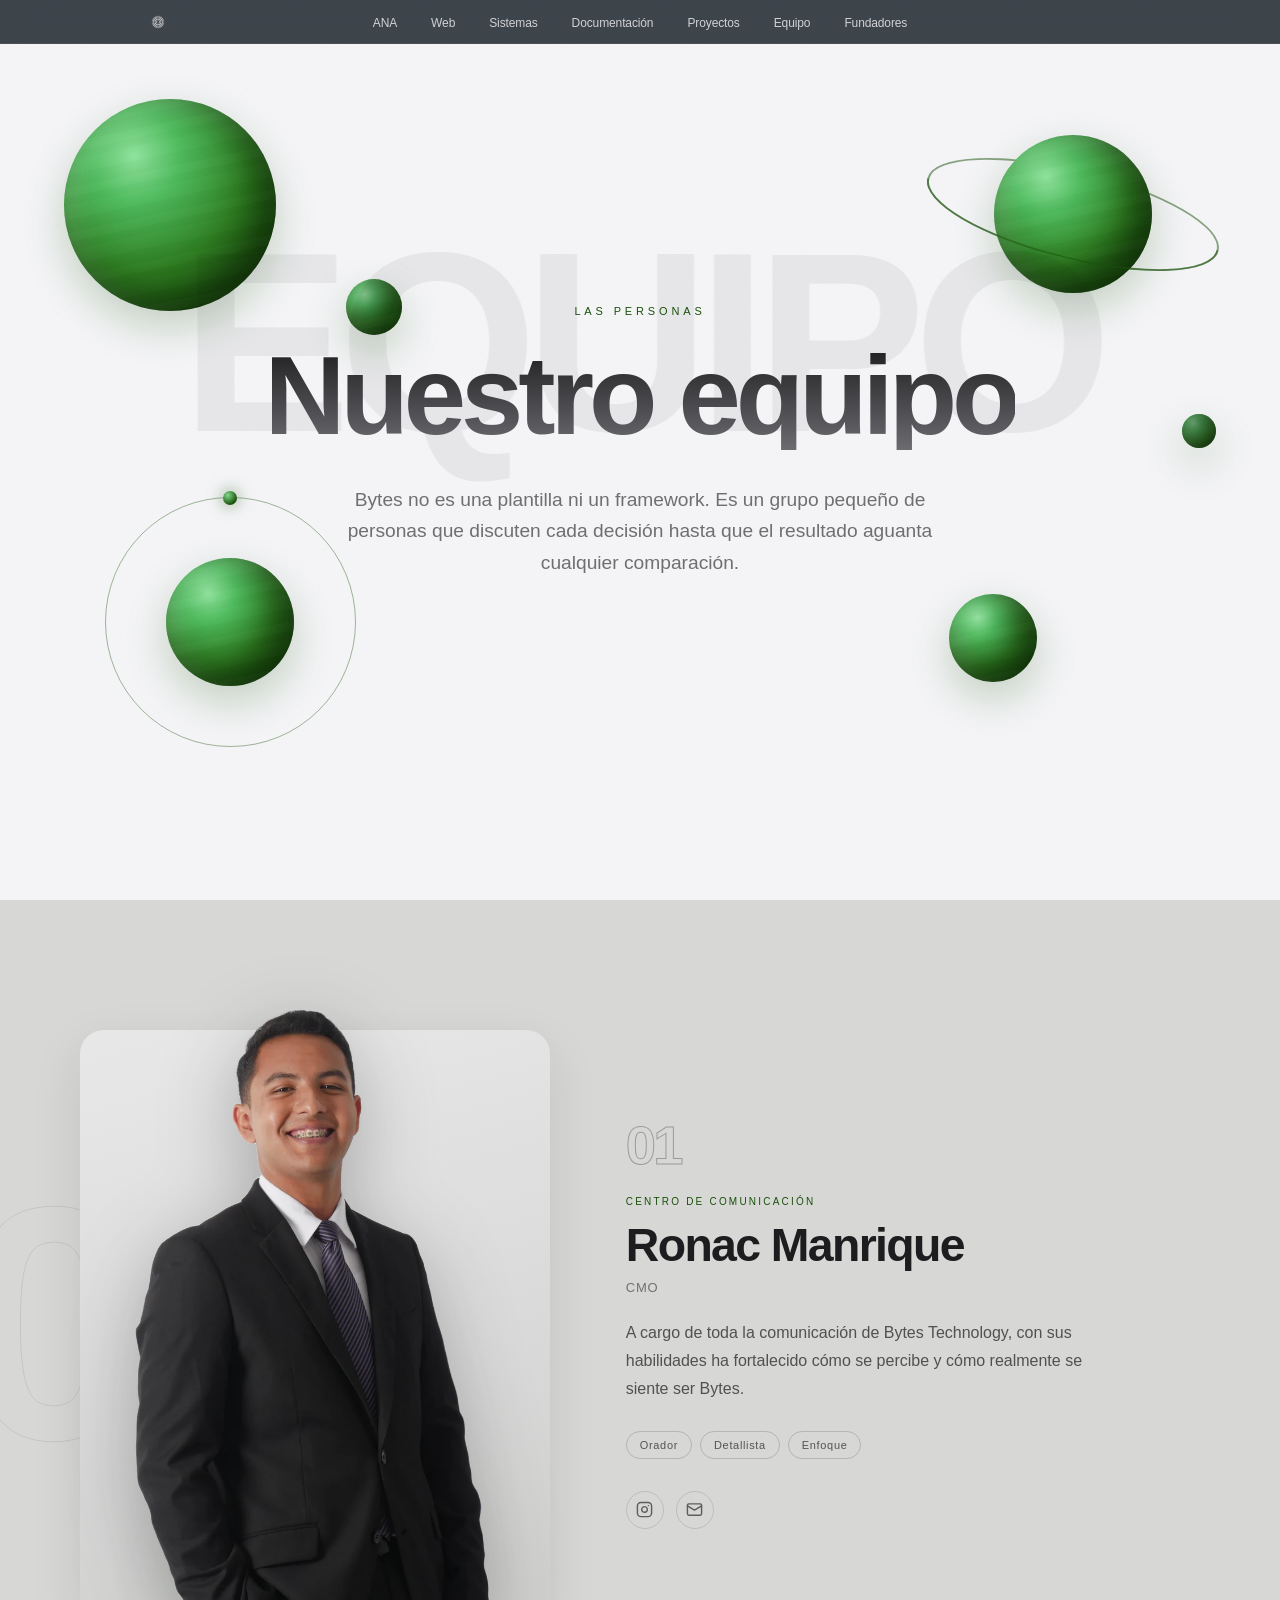
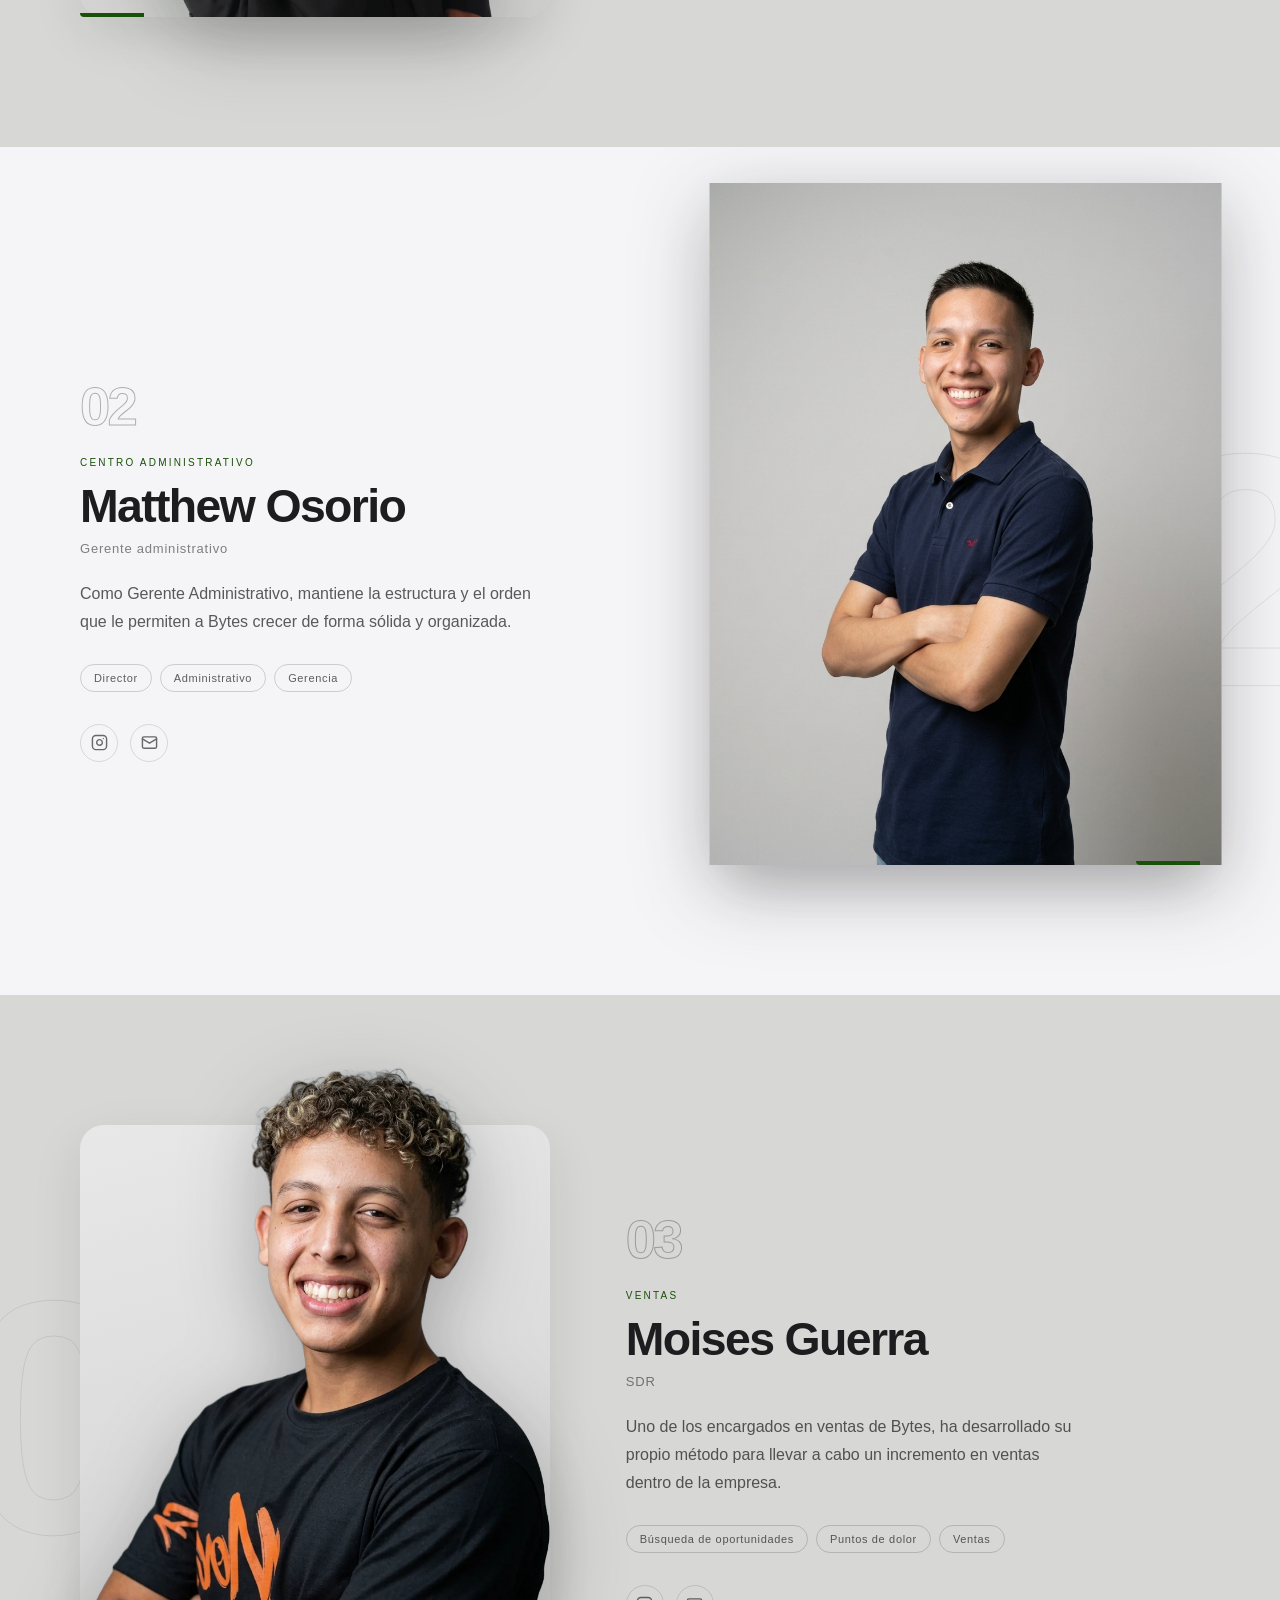
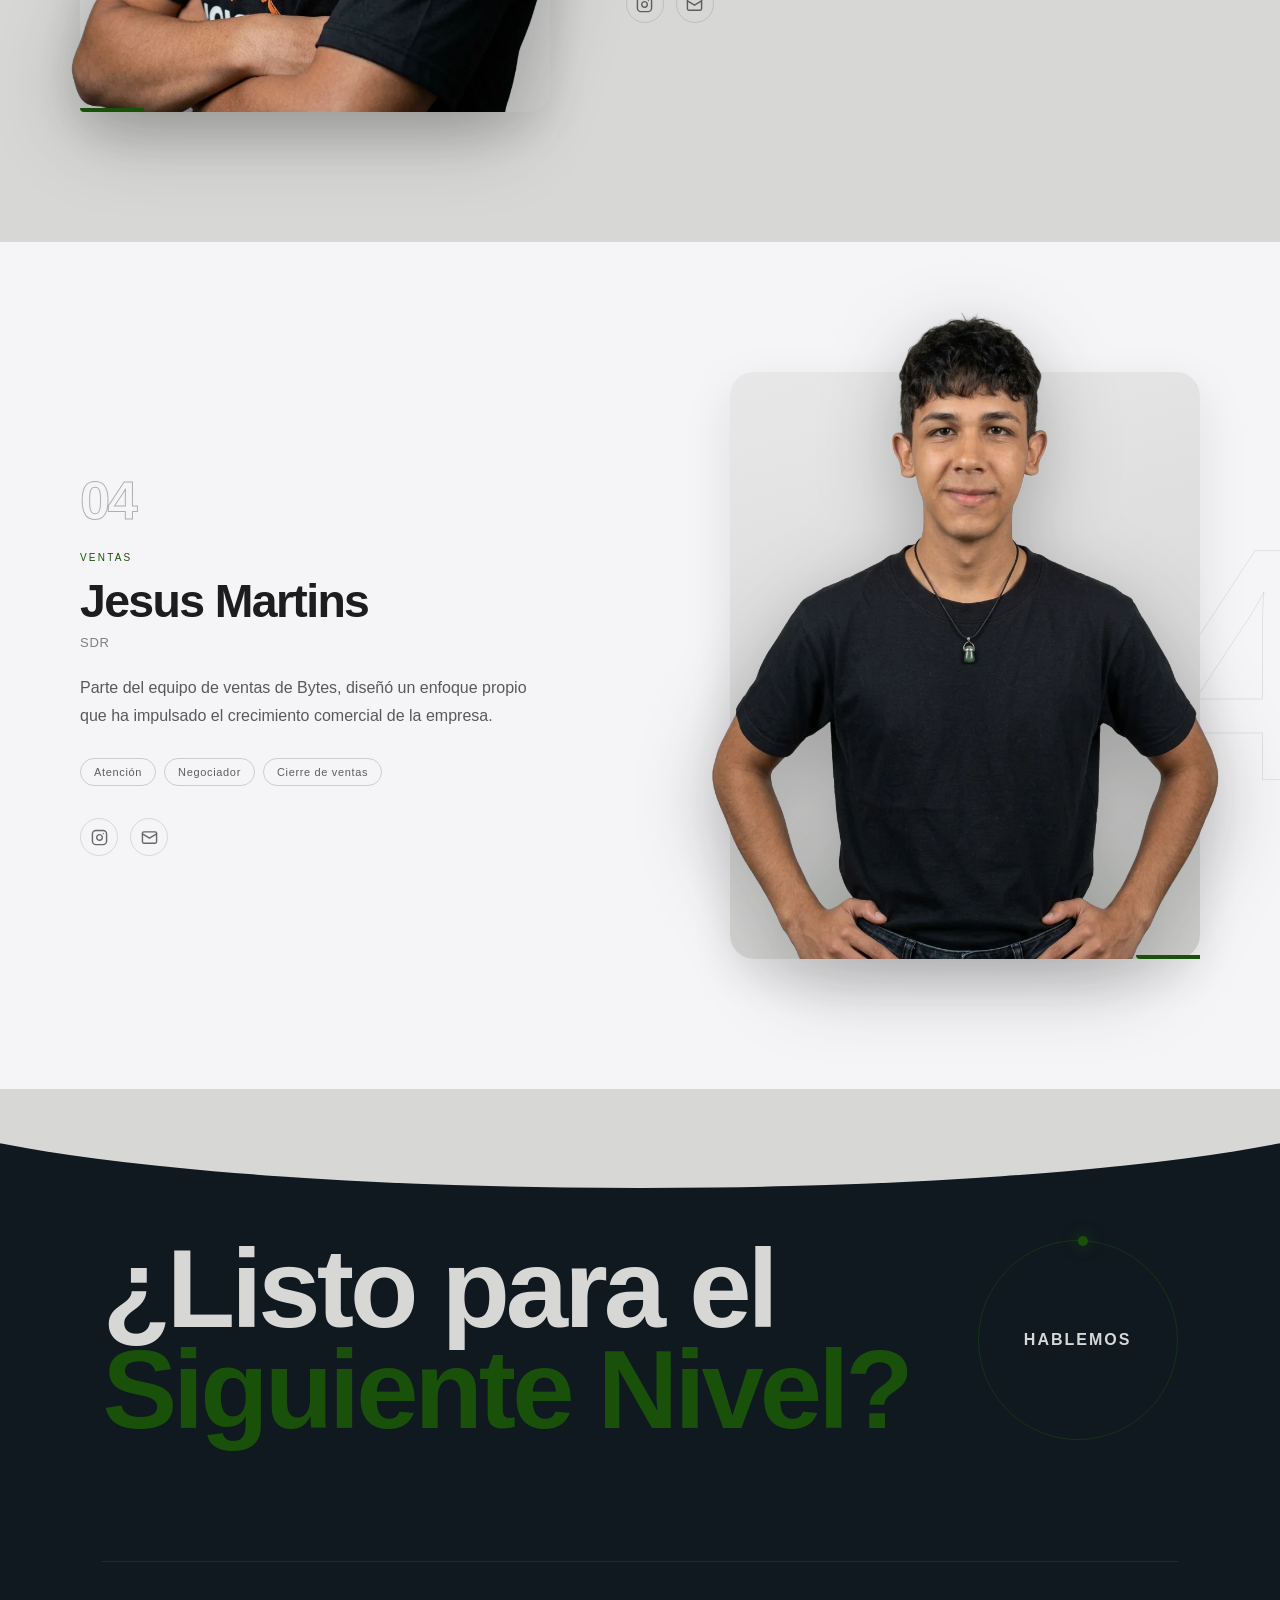
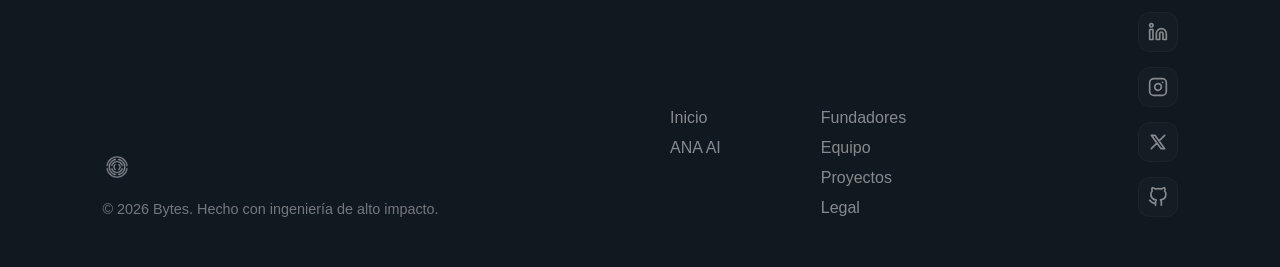
<file: Navegacion_Bytes/nuestro-equipo.html>
<!DOCTYPE html>
<html lang="es">

<head>
    <meta charset="UTF-8">
    <meta name="viewport" content="width=device-width, initial-scale=1.0">
    <title>Nuestro equipo | Bytes</title>
    <meta name="description" content="Las personas que construyen Bytes: ingeniería, producto y diseño detrás de nuestro software y de ANA, nuestra inteligencia artificial.">
    <meta name="theme-color" content="#f5f5f7">
    <meta name="color-scheme" content="light">

    <link rel="icon" href="../recursos_bytes/favicon-32.png" type="image/png" sizes="32x32">
    <link rel="apple-touch-icon" href="../recursos_bytes/apple-touch-icon.png">

    <meta property="og:type" content="website">
    <meta property="og:site_name" content="Bytes">
    <meta property="og:locale" content="es_ES">
    <meta property="og:title" content="Nuestro equipo | Bytes">
    <meta property="og:description" content="Las personas que construyen Bytes.">
    <meta property="og:image" content="../recursos_bytes/Logo Bytes-57.png">
    <meta name="twitter:card" content="summary_large_image">

    <link rel="stylesheet" href="../CSS/base.css">
    <link rel="stylesheet" href="../CSS/chrome.css">
    <link rel="stylesheet" href="../CSS/equipo.css">
</head>

<body>

<nav class="apple-navbar">
    <div class="navbar-content">
        <a href="../index.html" class="nav-logo">
            <img src="../recursos_bytes/Logo Bytes-57.png" alt="Bytes" width="18" height="18" decoding="async">
        </a>

        <button class="menu-toggle" id="mobile-menu" type="button"
                aria-label="Abrir menú de navegación" aria-expanded="false" aria-controls="nav-list">
            <span class="bar"></span>
            <span class="bar"></span>
        </button>

        <ul class="nav-list" id="nav-list">
            <li><a href="../html/ana.html">ANA</a></li>
            <li><a href="../html/desarrollo-web.html">Web</a></li>
            <li><a href="../html/sistemas-apps.html">Sistemas</a></li>
            <li><a href="../html/ana-doc.html">Documentación</a></li>
            <li><a href="proyectos.html">Proyectos</a></li>
            <li><a href="nuestro-equipo.html" aria-current="page">Equipo</a></li>
            <li><a href="fundadores.html">Fundadores</a></li>
        </ul>
    </div>
</nav>

<main>

    <header class="team-launch">
        <div class="team-orbits" aria-hidden="true">
            <span class="planeta planeta--1"><b class="cuerpo"></b></span>

            <span class="planeta planeta--2">
                <b class="cuerpo"></b>
                <i class="orbita"><s class="luna"></s></i>
            </span>

            <span class="planeta planeta--3"><b class="cuerpo"></b></span>

            <span class="planeta planeta--4">
                <i class="anillo"></i>
                <b class="cuerpo"></b>
                <i class="anillo anillo--frente"></i>
            </span>

            <span class="planeta planeta--5"><b class="cuerpo"></b></span>
            <span class="planeta planeta--6"><b class="cuerpo"></b></span>
        </div>

        <div class="team-ghost" aria-hidden="true">EQUIPO</div>

        <p class="team-eyebrow">Las personas</p>
        <h1 class="team-title">Nuestro equipo</h1>
        <p class="team-lead">
            Bytes no es una plantilla ni un framework. Es un grupo pequeño de
            personas que discuten cada decisión hasta que el resultado aguanta
            cualquier comparación.
        </p>

    </header>

    <!-- ============================================================
         CONTENIDO A SUSTITUIR
         Por cada persona hay que cambiar:
           · .member-social   → URLs reales (ahora apuntan a #)
           · .member-photo    → subir la foto a la carpeta equipo/ con
                                el nombre que indica el src. Son recortes
                                sin fondo: la figura se apoya en la base
                                del marco y se escala sola.
         Mientras la foto no exista se muestra el monograma, no una
         imagen rota.
         ============================================================ -->
    <!-- Persona 01 · foto a la izquierda -->
    <section class="member member--tono-a" aria-labelledby="miembro-1">
        <span class="member-ghost" aria-hidden="true">01</span>
        <div class="member-inner reveal">

            <figure class="member-portrait">
                <span class="member-monogram" aria-hidden="true">NA</span>
                <img class="member-photo" src="../equipo/equipo-1.webp"
                     alt="Retrato de Ronac Manrique, del equipo de Bytes"
                     width="896" height="1195" loading="lazy" decoding="async">
            </figure>

            <div class="member-info">
                <span class="member-index" aria-hidden="true">01</span>
                <span class="member-label">Centro de Comunicación</span>

                <h2 class="member-name" id="miembro-1">Ronac Manrique</h2>
                <p class="member-role">CMO</p>

                <p class="member-bio">
                    A cargo de toda la comunicación de Bytes Technology,
                    con sus habilidades ha fortalecido cómo se percibe y
                    cómo realmente se siente ser Bytes.
                </p>

                <ul class="member-skills">
                    <li>Orador</li>
                    <li>Detallista</li>
                    <li>Enfoque</li>
                </ul>

                <ul class="member-social">
                    <li><a href="https://www.instagram.com/ronac.manrique/" aria-label="Instagram de Ronac Manrique"><svg width="17" height="17" viewBox="0 0 24 24" fill="none" stroke="currentColor" stroke-width="2" stroke-linecap="round" stroke-linejoin="round" aria-hidden="true" focusable="false"><rect x="2" y="2" width="20" height="20" rx="5" ry="5"></rect><path d="M16 11.37A4 4 0 1 1 12.63 8 4 4 0 0 1 16 11.37z"></path><line x1="17.5" y1="6.5" x2="17.51" y2="6.5"></line></svg></a></li>
                    <li><a href="mailto:enriquepalencia2609@gmail.com" aria-label="Correo de Ronac Manrique"><svg width="17" height="17" viewBox="0 0 24 24" fill="none" stroke="currentColor" stroke-width="2" stroke-linecap="round" stroke-linejoin="round" aria-hidden="true" focusable="false"><rect x="2" y="4" width="20" height="16" rx="2"></rect><path d="m22 7-10 6L2 7"></path></svg></a></li>
                </ul>
            </div>

        </div>
    </section>

    <!-- Persona 02 · foto a la izquierda -->
    <section class="member member--tono-b member--invertida" aria-labelledby="miembro-2">
        <span class="member-ghost" aria-hidden="true">02</span>
        <div class="member-inner reveal">

            <figure class="member-portrait">
                <span class="member-monogram" aria-hidden="true">NA</span>
                <img class="member-photo" src="../equipo/equipo-2.webp"
                     alt="Retrato de Matthew Osorio, del equipo de Bytes"
                     width="896" height="1195" loading="lazy" decoding="async">
            </figure>

            <div class="member-info">
                <span class="member-index" aria-hidden="true">02</span>
                <span class="member-label">Centro Administrativo</span>

                <h2 class="member-name" id="miembro-2">Matthew Osorio</h2>
                <p class="member-role">Gerente administrativo</p>

                <p class="member-bio">
                    Como Gerente Administrativo, mantiene la estructura y el orden
                    que le permiten a Bytes crecer de forma sólida y organizada.
                </p>

                <ul class="member-skills">
                    <li>Director</li>
                    <li>Administrativo</li>
                    <li>Gerencia</li>
                </ul>

                <ul class="member-social">
                    <li><a href="https://www.instagram.com/_matt_osorio_/" aria-label="Instagram de Matthew Osorio"><svg width="17" height="17" viewBox="0 0 24 24" fill="none" stroke="currentColor" stroke-width="2" stroke-linecap="round" stroke-linejoin="round" aria-hidden="true" focusable="false"><rect x="2" y="2" width="20" height="20" rx="5" ry="5"></rect><path d="M16 11.37A4 4 0 1 1 12.63 8 4 4 0 0 1 16 11.37z"></path><line x1="17.5" y1="6.5" x2="17.51" y2="6.5"></line></svg></a></li>
                    <li><a href="mailto:mattosorio35@gmail.com" aria-label="Correo de Matthew Osorio"><svg width="17" height="17" viewBox="0 0 24 24" fill="none" stroke="currentColor" stroke-width="2" stroke-linecap="round" stroke-linejoin="round" aria-hidden="true" focusable="false"><rect x="2" y="4" width="20" height="16" rx="2"></rect><path d="m22 7-10 6L2 7"></path></svg></a></li>
                </ul>
            </div>
        </div>
    </section>

    <!-- Persona 03 · foto a la derecha -->
    <section class="member member--tono-a" aria-labelledby="miembro-3">
        <span class="member-ghost" aria-hidden="true">03</span>
        <div class="member-inner reveal">

            <figure class="member-portrait">
                <span class="member-monogram" aria-hidden="true"></span>
                <img class="member-photo" src="../equipo/equipo-3.webp"
                     alt="Retrato de Moises Guerra, del equipo de Bytes"
                     width="896" height="1195" loading="lazy" decoding="async">
            </figure>

            <div class="member-info">
                <span class="member-index" aria-hidden="true">03</span>
                <span class="member-label">Ventas</span>

                <h2 class="member-name" id="miembro-3">Moises Guerra</h2>
                <p class="member-role">SDR</p>

                <p class="member-bio">
                    Uno de los encargados en ventas de Bytes,
                    ha desarrollado su propio método para llevar a
                    cabo un incremento en ventas dentro de la empresa.
                </p>

                <ul class="member-skills">
                    <li>Búsqueda de oportunidades</li>
                    <li>Puntos de dolor</li>
                    <li>Ventas</li>
                </ul>

                <ul class="member-social">
                    <li><a href="https://www.instagram.com/moises_guerra90/" aria-label="Instagram de Moises Guerra"><svg width="17" height="17" viewBox="0 0 24 24" fill="none" stroke="currentColor" stroke-width="2" stroke-linecap="round" stroke-linejoin="round" aria-hidden="true" focusable="false"><rect x="2" y="2" width="20" height="20" rx="5" ry="5"></rect><path d="M16 11.37A4 4 0 1 1 12.63 8 4 4 0 0 1 16 11.37z"></path><line x1="17.5" y1="6.5" x2="17.51" y2="6.5"></line></svg></a></li>
                    <li><a href="mailto:moisesguerra7117@gmail.com" aria-label="Correo de Moises Guerra"><svg width="17" height="17" viewBox="0 0 24 24" fill="none" stroke="currentColor" stroke-width="2" stroke-linecap="round" stroke-linejoin="round" aria-hidden="true" focusable="false"><rect x="2" y="4" width="20" height="16" rx="2"></rect><path d="m22 7-10 6L2 7"></path></svg></a></li>
                </ul>
            </div>

        </div>
    </section>

    <!-- Persona 03 · foto a la izquierda -->
    <section class="member member--tono-b member--invertida" aria-labelledby="miembro-4">
        <span class="member-ghost" aria-hidden="true">04</span>
        <div class="member-inner reveal">

            <figure class="member-portrait">
                <span class="member-monogram" aria-hidden="true">NA</span>
                <img class="member-photo" src="../equipo/equipo-4.webp"
                     alt="Retrato de Jesus Martins, del equipo de Bytes"
                     width="896" height="1195" loading="lazy" decoding="async">
            </figure>

            <div class="member-info">
                <span class="member-index" aria-hidden="true">04</span>
                <span class="member-label">Ventas</span>

                <h2 class="member-name" id="miembro-4">Jesus Martins</h2>
                <p class="member-role">SDR</p>

                <p class="member-bio">
                    Parte del equipo de ventas de Bytes, diseñó un enfoque propio
                    que ha impulsado el crecimiento comercial de la empresa.
                </p>

                <ul class="member-skills">
                    <li>Atención</li>
                    <li>Negociador</li>
                    <li>Cierre de ventas</li>
                </ul>

                <ul class="member-social">
                    <li><a href="https://www.instagram.com/morenjesusmanuel/" aria-label="Instagram de Jesus Martins"><svg width="17" height="17" viewBox="0 0 24 24" fill="none" stroke="currentColor" stroke-width="2" stroke-linecap="round" stroke-linejoin="round" aria-hidden="true" focusable="false"><rect x="2" y="2" width="20" height="20" rx="5" ry="5"></rect><path d="M16 11.37A4 4 0 1 1 12.63 8 4 4 0 0 1 16 11.37z"></path><line x1="17.5" y1="6.5" x2="17.51" y2="6.5"></line></svg></a></li>
                    <li><a href="mailto:morenomjesus206@gmail.com" aria-label="Correo de Jesus Martins"><svg width="17" height="17" viewBox="0 0 24 24" fill="none" stroke="currentColor" stroke-width="2" stroke-linecap="round" stroke-linejoin="round" aria-hidden="true" focusable="false"><rect x="2" y="4" width="20" height="16" rx="2"></rect><path d="m22 7-10 6L2 7"></path></svg></a></li>
                </ul>
            </div>

        </div>
    </section>

</main>

<footer class="unique-footer">
    <div class="footer-curve"></div> <div class="footer-content">
        <div class="footer-hero">
            <h2 class="footer-big-text">¿Listo para el <br> <span class="glitch-text">Siguiente Nivel?</span></h2>
            <a href="mailto:contacto@bytes.com" class="footer-cta-orbital">
                <span class="cta-inner">Hablemos</span>
                <div class="cta-ring"></div>
            </a>
        </div>

        <div class="footer-bottom-bar">
            <div class="footer-brand">
                <img src="../recursos_bytes/Logo Bytes-57.png" alt="Bytes" class="footer-mini-logo" width="30" height="30" loading="lazy" decoding="async">
                <p>© 2026 Bytes. Hecho con ingeniería de alto impacto.</p>
            </div>

            <nav class="footer-nav">
                <div class="nav-group">
                    <a href="../index.html">Inicio</a>
                    <a href="../html/ana.html">ANA AI</a>
                </div>
                <div class="nav-group">
                    <a href="fundadores.html">Fundadores</a>
                    <a href="nuestro-equipo.html">Equipo</a>
                    <a href="proyectos.html">Proyectos</a>
                    <a href="legal.html">Legal</a>
                </div>
            </nav>
            <div class="nav-group social-nodes">
    <a href="#" class="social-link" aria-label="LinkedIn">
        <svg width="20" height="20" viewBox="0 0 24 24" fill="none" stroke="currentColor" stroke-width="2" stroke-linecap="round" stroke-linejoin="round" aria-hidden="true" focusable="false"><path d="M16 8a6 6 0 0 1 6 6v7h-4v-7a2 2 0 0 0-2-2 2 2 0 0 0-2 2v7h-4v-7a6 6 0 0 1 6-6z"></path><rect x="2" y="9" width="4" height="12"></rect><circle cx="4" cy="4" r="2"></circle></svg>
    </a>
    <a href="https://www.instagram.com/bytes_technology/" class="social-link" aria-label="Instagram">
        <svg width="20" height="20" viewBox="0 0 24 24" fill="none" stroke="currentColor" stroke-width="2" stroke-linecap="round" stroke-linejoin="round" aria-hidden="true" focusable="false"><rect x="2" y="2" width="20" height="20" rx="5" ry="5"></rect><path d="M16 11.37A4 4 0 1 1 12.63 8 4 4 0 0 1 16 11.37z"></path><line x1="17.5" y1="6.5" x2="17.51" y2="6.5"></line></svg>
    </a>
    <a href="#" class="social-link" aria-label="X (Twitter)">
        <svg width="20" height="20" viewBox="0 0 24 24" fill="none" stroke="currentColor" stroke-width="2" stroke-linecap="round" stroke-linejoin="round" aria-hidden="true" focusable="false"><path d="M4 4l11.733 16h4.267l-11.733-16zM4 20l6.768-6.768m2.46-2.46L20 4"></path></svg>
    </a>
    <a href="#" class="social-link" aria-label="GitHub">
        <svg width="20" height="20" viewBox="0 0 24 24" fill="none" stroke="currentColor" stroke-width="2" stroke-linecap="round" stroke-linejoin="round" aria-hidden="true" focusable="false"><path d="M9 19c-5 1.5-5-2.5-7-3m14 6v-3.87a3.37 3.37 0 0 0-.94-2.61c3.14-.35 6.44-1.54 6.44-7A5.44 5.44 0 0 0 20 4.77 5.07 5.07 0 0 0 19.91 1S18.73.65 16 2.48a13.38 13.38 0 0 0-7 0C6.27.65 5.09 1 5.09 1A5.07 5.07 0 0 0 5 4.77a5.44 5.44 0 0 0-1.5 3.78c0 5.42 3.3 6.61 6.44 7A3.37 3.37 0 0 0 9 18.13V22"></path></svg>
    </a>
</div>
        </div>
    </div>
</footer>

    <script src="../JS/nav.js" defer></script>
    <script src="../JS/effects.js" defer></script>
    <script src="../JS/equipo.js" defer></script>
</body>
</html>
</file>
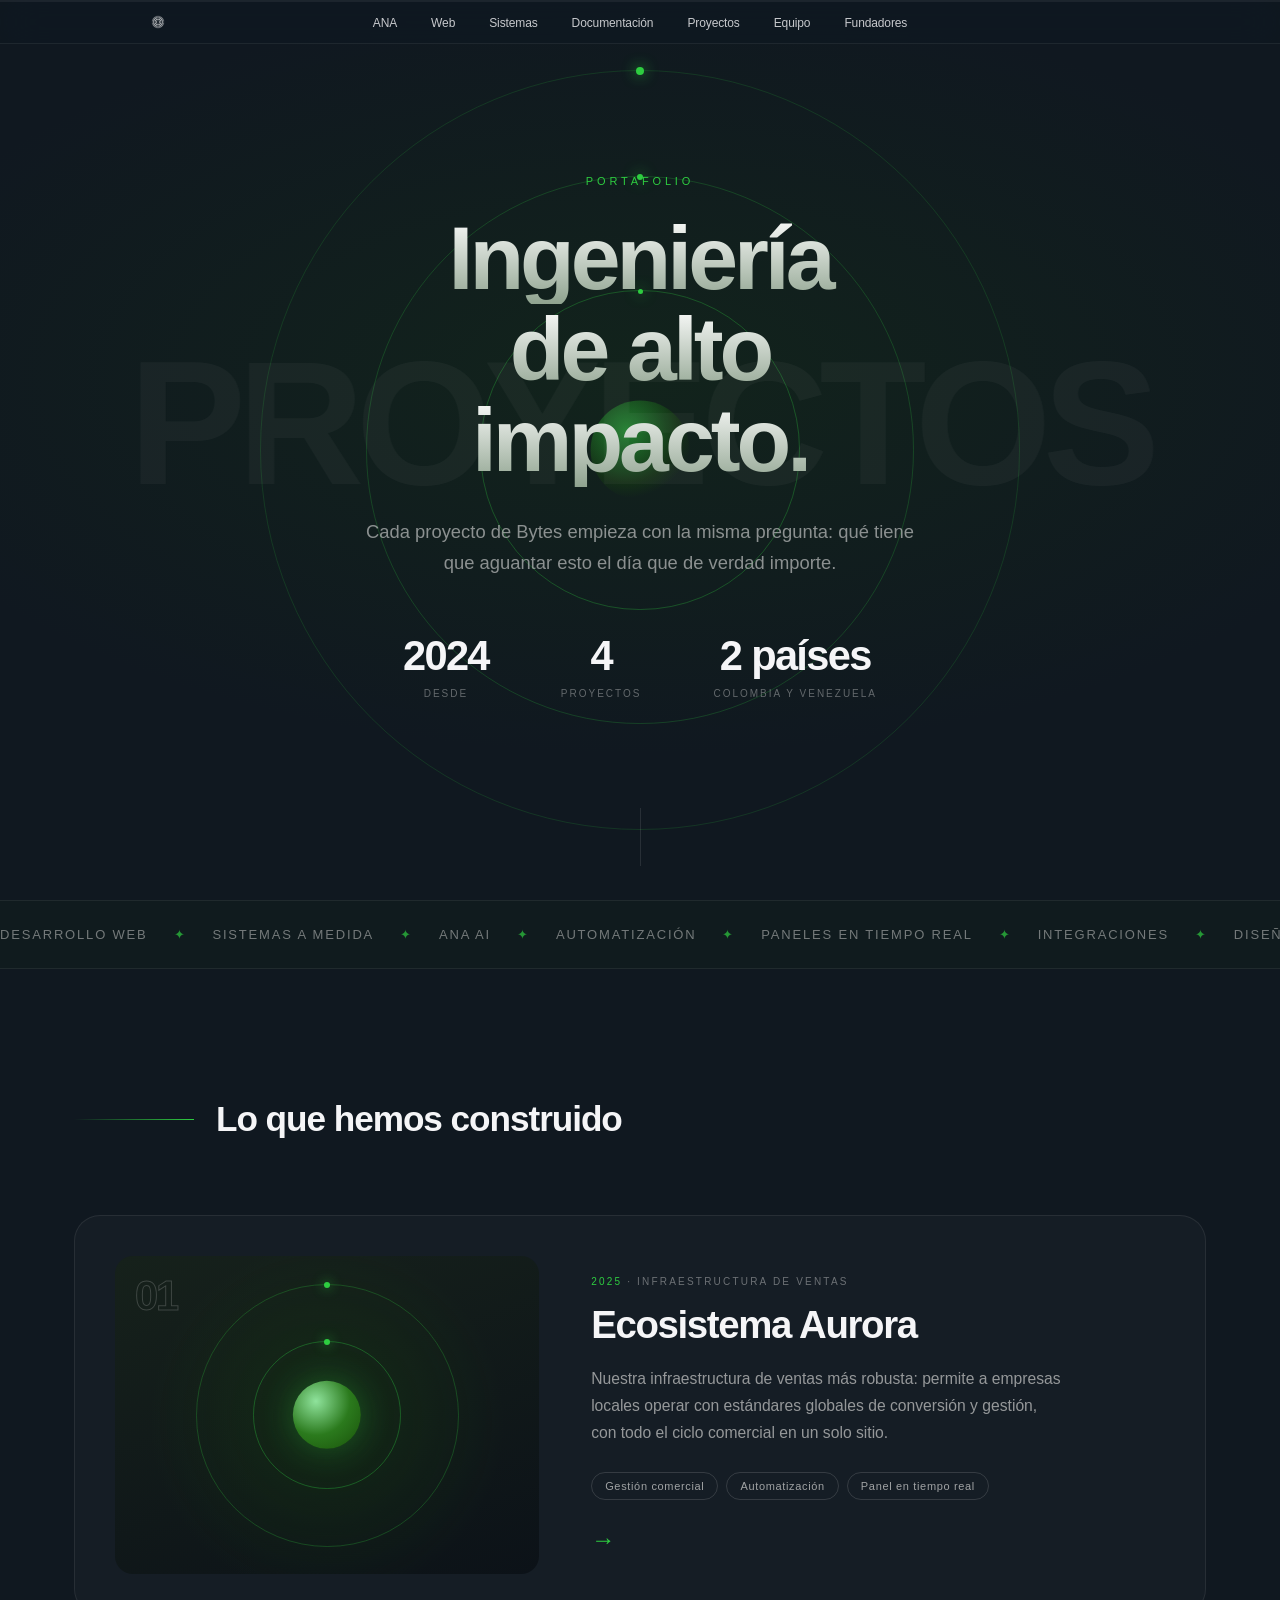
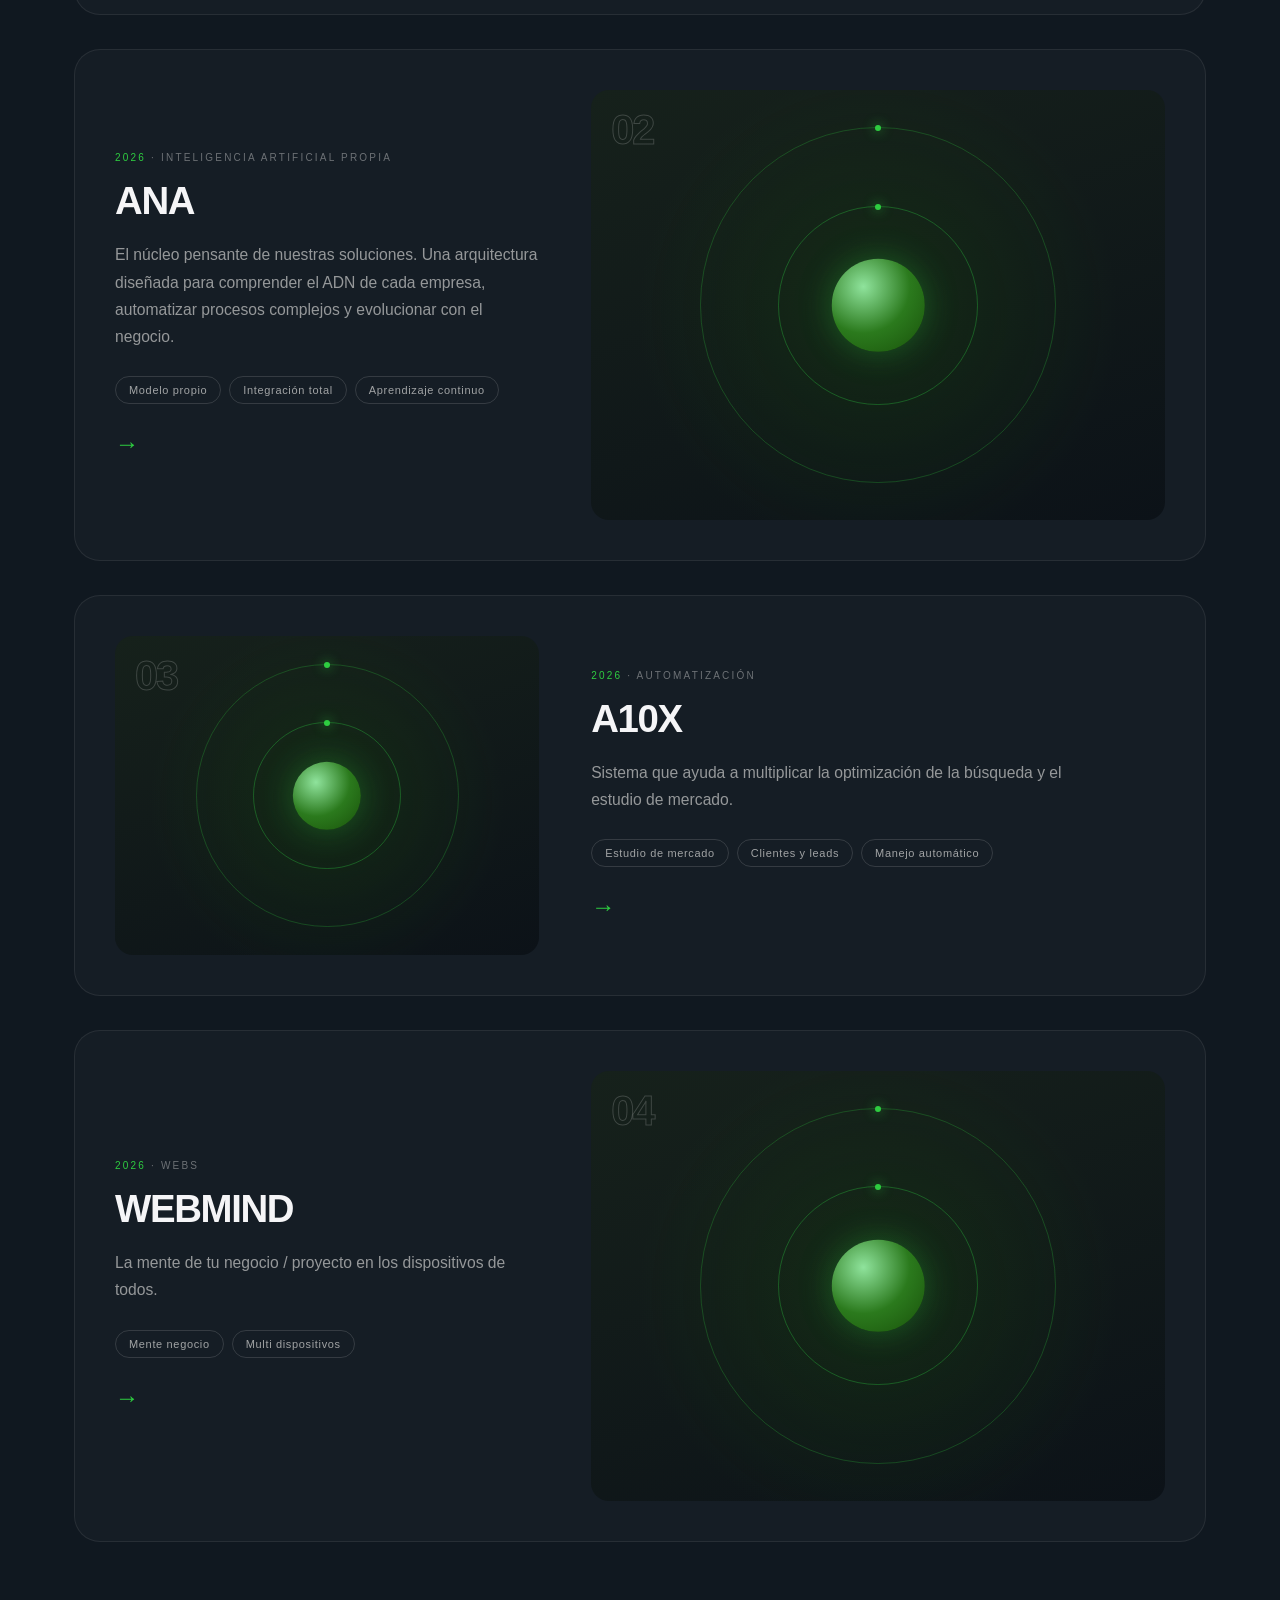
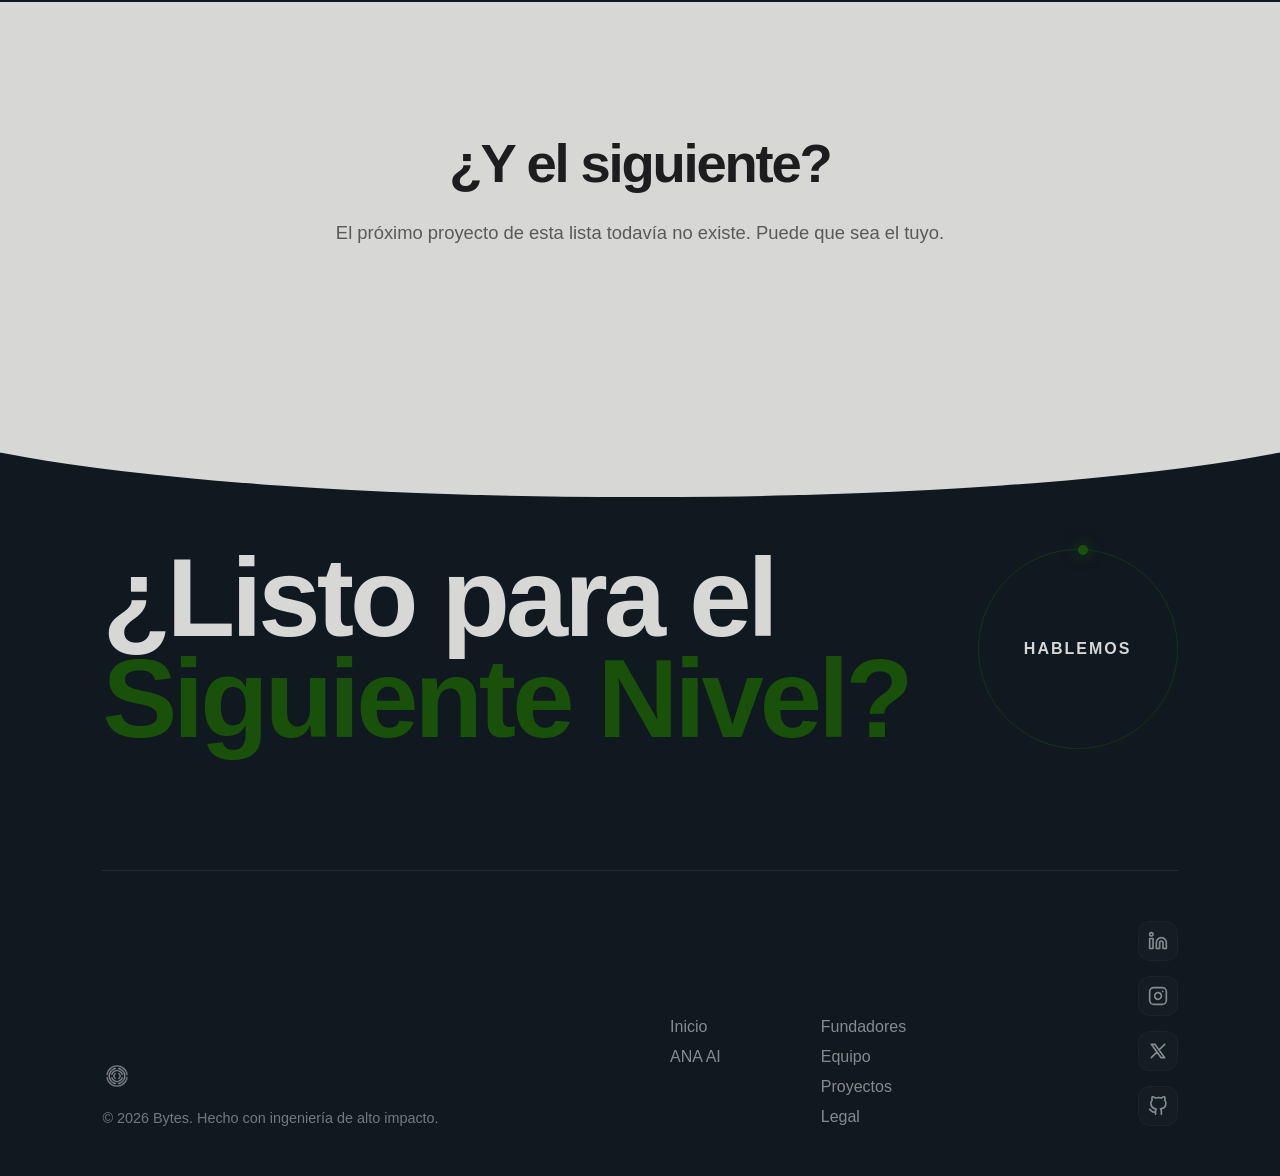
<file: Navegacion_Bytes/proyectos.html>
<!DOCTYPE html>
<html lang="es">

<head>
    <meta charset="UTF-8">
    <meta name="viewport" content="width=device-width, initial-scale=1.0">
    <title>Proyectos | Bytes</title>
    <meta name="description" content="Portafolio de Bytes: ingeniería de alto impacto, del Ecosistema Aurora a ANA, nuestra inteligencia artificial empresarial.">
    <meta name="theme-color" content="#101820">
    <meta name="color-scheme" content="dark">

    <link rel="icon" href="../recursos_bytes/favicon-32.png" type="image/png" sizes="32x32">
    <link rel="apple-touch-icon" href="../recursos_bytes/apple-touch-icon.png">

    <meta property="og:type" content="website">
    <meta property="og:site_name" content="Bytes">
    <meta property="og:locale" content="es_ES">
    <meta property="og:title" content="Proyectos | Bytes">
    <meta property="og:description" content="Portafolio de ingeniería de alto impacto y escala.">
    <meta property="og:image" content="../recursos_bytes/Logo Bytes-57.png">
    <meta name="twitter:card" content="summary_large_image">

    <link rel="stylesheet" href="../CSS/base.css">
    <link rel="stylesheet" href="../CSS/chrome.css">
    <link rel="stylesheet" href="../CSS/proyectos.css">
</head>

<body>

<div class="barra-progreso" aria-hidden="true"><span id="progreso"></span></div>

<nav class="apple-navbar">
    <div class="navbar-content">
        <a href="../index.html" class="nav-logo">
            <img src="../recursos_bytes/Logo Bytes-57.png" alt="Bytes" width="18" height="18" decoding="async">
        </a>

        <button class="menu-toggle" id="mobile-menu" type="button"
                aria-label="Abrir menú de navegación" aria-expanded="false" aria-controls="nav-list">
            <span class="bar"></span>
            <span class="bar"></span>
        </button>

        <ul class="nav-list" id="nav-list">
            <li><a href="../html/ana.html">ANA</a></li>
            <li><a href="../html/desarrollo-web.html">Web</a></li>
            <li><a href="../html/sistemas-apps.html">Sistemas</a></li>
            <li><a href="../html/ana-doc.html">Documentación</a></li>
            <li><a href="proyectos.html" aria-current="page">Proyectos</a></li>
            <li><a href="nuestro-equipo.html">Equipo</a></li>
            <li><a href="fundadores.html">Fundadores</a></li>
        </ul>
    </div>
</nav>

<main>

    <!-- ============ HERO ============ -->
    <header class="pr-launch">
        <div class="pr-campo" aria-hidden="true">
            <canvas id="constelacion"></canvas>
        </div>

        <div class="pr-sistema" aria-hidden="true">
            <span class="aro aro--1"><i></i></span>
            <span class="aro aro--2"><i></i></span>
            <span class="aro aro--3"><i></i></span>
            <span class="aro-nucleo"></span>
        </div>

        <div class="pr-ghost" aria-hidden="true">PROYECTOS</div>
        <div class="pr-barrido" aria-hidden="true"></div>

        <div class="pr-contenido">
            <p class="pr-eyebrow">Portafolio</p>

            <h1 class="pr-titulo">
                <span class="palabra"><span>Ingeniería</span></span>
                <span class="palabra"><span>de alto</span></span>
                <span class="palabra"><span>impacto.</span></span>
            </h1>

            <p class="pr-lead">
                Cada proyecto de Bytes empieza con la misma pregunta: qué tiene que
                aguantar esto el día que de verdad importe.
            </p>

            <ul class="pr-cifras">
                <li><strong data-contador="2024" data-sufijo="">0</strong><span>Desde</span></li>
                <li><strong data-contador="4" data-sufijo="">0</strong><span>Proyectos</span></li>
                <li><strong data-contador="2" data-sufijo=" países">0</strong><span>Colombia y Venezuela</span></li>
            </ul>
        </div>

        <div class="pr-cue" aria-hidden="true"><span></span></div>
    </header>

    <!-- ============ CINTA ============ -->
    <div class="cinta" aria-hidden="true">
        <div class="cinta-pista"><span>Desarrollo web</span><span class="cinta-sep" aria-hidden="true">✦</span><span>Sistemas a medida</span><span class="cinta-sep" aria-hidden="true">✦</span><span>ANA AI</span><span class="cinta-sep" aria-hidden="true">✦</span><span>Automatización</span><span class="cinta-sep" aria-hidden="true">✦</span><span>Paneles en tiempo real</span><span class="cinta-sep" aria-hidden="true">✦</span><span>Integraciones</span><span class="cinta-sep" aria-hidden="true">✦</span><span>Diseño de producto</span><span class="cinta-sep" aria-hidden="true">✦</span><span>Desarrollo web</span><span class="cinta-sep" aria-hidden="true">✦</span><span>Sistemas a medida</span><span class="cinta-sep" aria-hidden="true">✦</span><span>ANA AI</span><span class="cinta-sep" aria-hidden="true">✦</span><span>Automatización</span><span class="cinta-sep" aria-hidden="true">✦</span><span>Paneles en tiempo real</span><span class="cinta-sep" aria-hidden="true">✦</span><span>Integraciones</span><span class="cinta-sep" aria-hidden="true">✦</span><span>Diseño de producto</span><span class="cinta-sep" aria-hidden="true">✦</span></div>
    </div>

    <!-- ============================================================
         CONTENIDO A SUSTITUIR
         Los proyectos 01 y 02 salen de lo que ya cuenta la portada
         en "Nuestra Trayectoria". Los 03 y 04 son marcadores: cambia
         .proyecto-anio, .proyecto-meta, .proyecto-titulo,
         .proyecto-desc y .proyecto-tags por los reales, y añade o
         quita <article class="proyecto"> según cuántos tengas.
         ============================================================ -->
    <section class="pr-lista" aria-label="Proyectos de Bytes">
        <div class="pr-lista-cabecera">
            <span class="pr-linea" aria-hidden="true"></span>
            <h2 class="pr-lista-titulo">Lo que hemos construido</h2>
        </div>

        <div class="pr-grid">
            <article class="proyecto" data-proyecto>
                <div class="proyecto-marco">
                    <span class="proyecto-num" aria-hidden="true">01</span>
                    <div class="proyecto-visual">
                        <span class="visual-aro"></span>
                        <span class="visual-aro visual-aro--2"></span>
                        <span class="visual-nucleo"></span>
                    </div>
                </div>

                <div class="proyecto-info">
                    <p class="proyecto-meta"><span class="proyecto-anio">2025</span> · Infraestructura de ventas</p>
                    <h3 class="proyecto-titulo">Ecosistema Aurora</h3>
                    <p class="proyecto-desc">Nuestra infraestructura de ventas más robusta: permite a empresas locales operar con estándares globales de conversión y gestión, con todo el ciclo comercial en un solo sitio.</p>
                    <ul class="proyecto-tags">
                        <li>Gestión comercial</li>
                        <li>Automatización</li>
                        <li>Panel en tiempo real</li>
                    </ul>
                    <span class="proyecto-flecha" aria-hidden="true">→</span>
                </div>
            </article>

            <article class="proyecto" data-proyecto>
                <div class="proyecto-marco">
                    <span class="proyecto-num" aria-hidden="true">02</span>
                    <div class="proyecto-visual">
                        <span class="visual-aro"></span>
                        <span class="visual-aro visual-aro--2"></span>
                        <span class="visual-nucleo"></span>
                    </div>
                </div>

                <div class="proyecto-info">
                    <p class="proyecto-meta"><span class="proyecto-anio">2026</span> · Inteligencia artificial propia</p>
                    <h3 class="proyecto-titulo">ANA</h3>
                    <p class="proyecto-desc">El núcleo pensante de nuestras soluciones. Una arquitectura diseñada para comprender el ADN de cada empresa, automatizar procesos complejos y evolucionar con el negocio.</p>
                    <ul class="proyecto-tags">
                        <li>Modelo propio</li>
                        <li>Integración total</li>
                        <li>Aprendizaje continuo</li>
                    </ul>
                    <span class="proyecto-flecha" aria-hidden="true">→</span>
                </div>
            </article>

            <article class="proyecto" data-proyecto>
                <div class="proyecto-marco">
                    <span class="proyecto-num" aria-hidden="true">03</span>
                    <div class="proyecto-visual">
                        <span class="visual-aro"></span>
                        <span class="visual-aro visual-aro--2"></span>
                        <span class="visual-nucleo"></span>
                    </div>
                </div>

                <div class="proyecto-info">
                    <p class="proyecto-meta"><span class="proyecto-anio">2026</span> · Automatización</p>
                    <h3 class="proyecto-titulo">A10X</h3>
                    <p class="proyecto-desc">Sistema que ayuda a multiplicar la optimización de la búsqueda y el estudio de mercado.</p>
                    <ul class="proyecto-tags">
                        <li>Estudio de mercado</li>
                        <li>Clientes y leads</li>
                        <li>Manejo automático</li>
                    </ul>
                    <span class="proyecto-flecha" aria-hidden="true">→</span>
                </div>
            </article>

           <article class="proyecto" data-proyecto>
                <div class="proyecto-marco">
                    <span class="proyecto-num" aria-hidden="true">04</span>
                    <div class="proyecto-visual">
                        <span class="visual-aro"></span>
                        <span class="visual-aro visual-aro--2"></span>
                        <span class="visual-nucleo"></span>
                    </div>
                </div>

                <div class="proyecto-info">
                    <p class="proyecto-meta"><span class="proyecto-anio">2026</span> · Webs</p>
                    <h3 class="proyecto-titulo">WEBMIND</h3>
                    <p class="proyecto-desc">La mente de tu negocio / proyecto en los dispositivos de todos.</p>
                    <ul class="proyecto-tags">
                        <li>Mente negocio</li>
                        <li>Multi dispositivos</li>
                        
                    </ul>
                    <span class="proyecto-flecha" aria-hidden="true">→</span>
                </div>
            </article>
        </div>
    </section> 
            

    <!-- ============ CIERRE ============ -->
    <section class="pr-cierre">
        <div class="pr-cierre-inner">
            <h2 class="pr-cierre-titulo">¿Y el siguiente?</h2>
            <p class="pr-cierre-texto">
                El próximo proyecto de esta lista todavía no existe.
                Puede que sea el tuyo.
            </p>
        </div>
    </section>

</main>

<footer class="unique-footer">
    <div class="footer-curve"></div> <div class="footer-content">
        <div class="footer-hero">
            <h2 class="footer-big-text">¿Listo para el <br> <span class="glitch-text">Siguiente Nivel?</span></h2>
            <a href="mailto:contacto@bytes.com" class="footer-cta-orbital">
                <span class="cta-inner">Hablemos</span>
                <div class="cta-ring"></div>
            </a>
        </div>

        <div class="footer-bottom-bar">
            <div class="footer-brand">
                <img src="../recursos_bytes/Logo Bytes-57.png" alt="Bytes" class="footer-mini-logo" width="30" height="30" loading="lazy" decoding="async">
                <p>© 2026 Bytes. Hecho con ingeniería de alto impacto.</p>
            </div>

            <nav class="footer-nav">
                <div class="nav-group">
                    <a href="../index.html">Inicio</a>
                    <a href="../html/ana.html">ANA AI</a>
                </div>
                <div class="nav-group">
                    <a href="fundadores.html">Fundadores</a>
                    <a href="nuestro-equipo.html">Equipo</a>
                    <a href="proyectos.html">Proyectos</a>
                    <a href="legal.html">Legal</a>
                </div>
            </nav>
            <div class="nav-group social-nodes">
    <a href="#" class="social-link" aria-label="LinkedIn">
        <svg width="20" height="20" viewBox="0 0 24 24" fill="none" stroke="currentColor" stroke-width="2" stroke-linecap="round" stroke-linejoin="round" aria-hidden="true" focusable="false"><path d="M16 8a6 6 0 0 1 6 6v7h-4v-7a2 2 0 0 0-2-2 2 2 0 0 0-2 2v7h-4v-7a6 6 0 0 1 6-6z"></path><rect x="2" y="9" width="4" height="12"></rect><circle cx="4" cy="4" r="2"></circle></svg>
    </a>
    <a href="https://www.instagram.com/bytes_technology/" class="social-link" aria-label="Instagram">
        <svg width="20" height="20" viewBox="0 0 24 24" fill="none" stroke="currentColor" stroke-width="2" stroke-linecap="round" stroke-linejoin="round" aria-hidden="true" focusable="false"><rect x="2" y="2" width="20" height="20" rx="5" ry="5"></rect><path d="M16 11.37A4 4 0 1 1 12.63 8 4 4 0 0 1 16 11.37z"></path><line x1="17.5" y1="6.5" x2="17.51" y2="6.5"></line></svg>
    </a>
    <a href="#" class="social-link" aria-label="X (Twitter)">
        <svg width="20" height="20" viewBox="0 0 24 24" fill="none" stroke="currentColor" stroke-width="2" stroke-linecap="round" stroke-linejoin="round" aria-hidden="true" focusable="false"><path d="M4 4l11.733 16h4.267l-11.733-16zM4 20l6.768-6.768m2.46-2.46L20 4"></path></svg>
    </a>
    <a href="#" class="social-link" aria-label="GitHub">
        <svg width="20" height="20" viewBox="0 0 24 24" fill="none" stroke="currentColor" stroke-width="2" stroke-linecap="round" stroke-linejoin="round" aria-hidden="true" focusable="false"><path d="M9 19c-5 1.5-5-2.5-7-3m14 6v-3.87a3.37 3.37 0 0 0-.94-2.61c3.14-.35 6.44-1.54 6.44-7A5.44 5.44 0 0 0 20 4.77 5.07 5.07 0 0 0 19.91 1S18.73.65 16 2.48a13.38 13.38 0 0 0-7 0C6.27.65 5.09 1 5.09 1A5.07 5.07 0 0 0 5 4.77a5.44 5.44 0 0 0-1.5 3.78c0 5.42 3.3 6.61 6.44 7A3.37 3.37 0 0 0 9 18.13V22"></path></svg>
    </a>
</div>
        </div>
    </div>
</footer>

    <script src="../JS/nav.js" defer></script>
    <script src="../JS/proyectos.js" defer></script>
</body>
</html>
</file>
<file: CSS/base.css>
/* ============================================================
   BASE.CSS — Estilos compartidos por TODAS las páginas de Bytes:
   reset, barra de navegación, menú móvil, footer y foco visible.

   Estaban copiados íntegros en las cuatro hojas de estilo. Ahora
   viven aquí una sola vez: se enlaza ANTES de la hoja de cada
   página, que sólo conserva lo que le es propio (y sus media
   queries, que siguen pudiendo ajustar estos mismos elementos).
   ============================================================ */

* { 
    margin: 0; 
    padding: 0; 
    box-sizing: border-box; 
}

html {
    scroll-behavior: smooth;
}

/* Curva de transición elegante desde la sección anterior (#D7D7D6) */
.footer-curve {
    position: absolute;
    top: -1px;
    left: 0;
    width: 100%;
    height: 100px;
    background: #D7D7D6;
    clip-path: ellipse(60% 100% at 50% 0%);
}

.footer-hero {
    display: flex;
    justify-content: space-between;
    align-items: center;
    margin-bottom: 120px;
}

.footer-big-text {
    font-size: clamp(3rem, 10vw, 7rem);
    font-weight: 900;
    line-height: 0.9;
    letter-spacing: -4px;
}

.glitch-text {
    color: #19510A; /* Tu verde institucional */
    position: relative;
}

/* Botón Orbital (Único en el mercado) */
.footer-cta-orbital {
    width: 200px;
    height: 200px;
    display: flex;
    justify-content: center;
    align-items: center;
    text-decoration: none;
    position: relative;
    transition: transform 0.5s ease;
}

.cta-inner {
    color: #D7D7D6;
    font-weight: 700;
    text-transform: uppercase;
    letter-spacing: 2px;
    z-index: 2;
}

.cta-ring {
    position: absolute;
    width: 100%;
    height: 100%;
    border: 1px solid rgba(25, 81, 10, 0.5);
    border-radius: 50%;
    animation: orbit 4s linear infinite;
}

/* La usa .cta-ring, justo encima. Vive aquí, en la misma hoja que
   la regla que la invoca: al traer .cta-ring a base.css se quedó en
   las hojas de cada página, y la de Fundadores no la tenía, así que
   allí el anillo del botón salía quieto. */
@keyframes orbit {
    from { transform: rotate(0deg); }
    to   { transform: rotate(360deg); }
}

.cta-ring::after {
    content: '';
    position: absolute;
    top: -5px;
    left: 50%;
    width: 10px;
    height: 10px;
    background: #19510A;
    border-radius: 50%;
    box-shadow: 0 0 15px #19510A;
}

.footer-cta-orbital:hover {
    transform: scale(1.1);
}

/* Barra inferior de datos */
.footer-bottom-bar {
    display: flex;
    justify-content: space-between;
    align-items: flex-end;
    padding-top: 50px;
    border-top: 1px solid rgba(215, 215, 214, 0.1);
}

.footer-mini-logo {
    height: 30px;
    margin-bottom: 15px;
    filter: brightness(0) invert(1) opacity(0.5); /* Hace que el logo se vea blanco sutil */
}

.footer-brand p {
    font-size: 0.9rem;
    opacity: 0.5;
}

.footer-nav {
    display: flex;
    gap: 100px;
}

.nav-group {
    display: flex;
    flex-direction: column;
    gap: 12px;
}

.nav-group a {
    color: #D7D7D6;
    text-decoration: none;
    font-size: 1rem;
    font-weight: 500;
    opacity: 0.6;
    transition: opacity 0.3s, color 0.3s;
}

.nav-group a:hover {
    opacity: 1;
    color: #19510A;
}

/* --- BARRA DE NAVEGACIÓN ESTILO APPLE / BYTES --- */
.apple-navbar {
    position: fixed;
    top: 0;
    left: 0;
    width: 100%;
    height: 44px; /* Altura estándar de Apple */
    /* Usamos tu color de fondo con transparencia para el efecto Glassmorphism */
    background: rgba(16, 24, 32, 0.8); 
    backdrop-filter: saturate(180%) blur(20px);
    -webkit-backdrop-filter: saturate(180%) blur(20px);
    z-index: 9999;
    border-bottom: 1px solid rgba(215, 215, 214, 0.08);
}

/* Lista de enlaces */
.nav-list {
    list-style: none;
    display: flex;
    gap: 34px; /* Espaciado exacto de Apple */
    margin: 0;
    padding: 0;
    position: absolute;
    left: 50%;
    transform: translateX(-50%);
}

/* --- CONTENEDOR DE REDES --- */
.social-nodes {
    display: flex;
    gap: 15px;
    align-items: center;
}

.social-link {
    width: 40px;
    height: 40px;
    display: flex;
    justify-content: center;
    align-items: center;
    border-radius: 12px;
    background: rgba(255, 255, 255, 0.03); /* Casi invisible */
    border: 1px solid rgba(255, 255, 255, 0.05);
    color: #86868b; /* Gris apagado inicial */
    transition: all 0.4s cubic-bezier(0.165, 0.84, 0.44, 1);
    position: relative;
    overflow: hidden;
}

.social-link:hover {
    color: #19510A; /* El verde de Bytes */
    background: rgba(25, 81, 10, 0.1); /* Brillo tenue de fondo */
    border-color: rgba(25, 81, 10, 0.3);
    transform: translateY(-5px);
    box-shadow: 0 10px 20px rgba(0, 0, 0, 0.2);
}

/* Efecto de resplandor sutil detrás del icono al hacer hover */
.social-link::after {
    content: '';
    position: absolute;
    width: 100%;
    height: 100%;
    background: radial-gradient(circle, rgba(25, 81, 10, 0.2) 0%, transparent 70%);
    opacity: 0;
    transition: opacity 0.3s ease;
}

.social-link:hover::after {
    opacity: 1;
}

/* Ajuste para que el SVG esté por encima del resplandor */
.social-link svg {
    z-index: 2;
    position: relative;
}

/* ============================================================
   MEJORAS COMPARTIDAS
   Añadido al optimizar: el toggle del menú pasó de <div> a
   <button>, las barras se animan por CSS en vez de por estilos
   inline escritos desde JS, y se respeta prefers-reduced-motion.
   ============================================================ */

.menu-toggle {
    -webkit-appearance: none;
    appearance: none;
    background: none;
    border: 0;
    padding: 0;
    color: inherit;
    font: inherit;
}

.menu-toggle.is-open .bar:nth-child(1) { transform: rotate(45deg) translateY(5px); }

.menu-toggle.is-open .bar:nth-child(2) { transform: rotate(-45deg) translateY(-5px); }

/* Foco visible para navegación por teclado (antes no existía) */
a:focus-visible,
button:focus-visible {
    outline: 2px solid #2ECC40;
    outline-offset: 3px;
    border-radius: 2px;
}

/* Las imágenes nunca desbordan su contenedor */
img { max-width: 100%; }
</file>
<file: CSS/styles.css>
/* --- 1. VARIABLES Y CONFIGURACIÓN --- */
:root {
    --bg-deep: #101820;
    --brand-green: #19510A;
    --brand-gray: #D7D7D6;
    --apple-gray: #f5f5f7;
    --font-main: "Helvetica Now Text", "Helvetica Neue", Helvetica, Arial, sans-serif;
}

body {
    width: 100%;
    background-color: var(--bg-deep);
    font-family: var(--font-main);
    color: var(--brand-gray);
    overflow-x: hidden;
}

/* --- 2. FONDO FIJO COMPLETO (ESTRELLAS Y FUGAZ) --- */
.background-fixed {
    position: fixed;
    top: 0; left: 0;
    width: 100vw; height: 100vh;
    z-index: -1;
    background: radial-gradient(circle at center, #1a2a1a 0%, var(--bg-deep) 100%);
    overflow: hidden;
}

.stars { position: absolute; top: 0; left: 0; background: transparent; }

/* Capas de estrellas */
.layer1 { width: 1px; height: 1px; box-shadow: 1vw 2vh #fff, 4vw 8vh #fff, 12vw 3vh #fff, 18vw 5vh #fff, 5vw 35vh #fff, 10vw 55vh #fff, 85vw 2vh #fff, 92vw 8vh #fff, 95vw 85vh #fff; animation: blink 4s infinite alternate; }
.layer2 { width: 2px; height: 2px; box-shadow: 3vw 15vh var(--brand-green), 7vw 50vh var(--brand-green), 85vw 25vh var(--brand-green), 95vw 60vh var(--brand-green), 45vw 5vh var(--brand-green); animation: blink 3s infinite alternate-reverse; }
.layer3 { box-shadow: 20vw 10vh #fff, 15vw 30vh #fff, 70vw 15vh #fff, 85vw 40vh #fff, 20vw 80vh #fff, 65vw 90vh #fff; animation: blink 5s infinite alternate; }
.layer4 { box-shadow: 0.5vw 0.5vh #fff, 99.5vw 0.5vh #fff, 0.5vw 99.5vh #fff, 99.5vw 99.5vh #fff; animation: blink 2.5s infinite alternate-reverse; }

@keyframes blink { 0% { opacity: 0.2; } 100% { opacity: 1; } }

/* Estrella Fugaz */
.shooting-star-u {
    position: absolute;
    top: -5%; left: 50%;
    width: 2px; height: 2px;
    background: #fff;
    border-radius: 50%;
    filter: drop-shadow(0 0 10px var(--brand-green));
    opacity: 0;
    transform-origin: 0 650px; 
    animation: arcTrajectory 10s cubic-bezier(0.45, 0.05, 0.55, 0.95) infinite;
}

.shooting-star-u::after {
    content: ''; position: absolute; top: 50%; right: 0;
    width: 140px; height: 1px;
    background: linear-gradient(to left, rgba(255, 255, 255, 0.8), transparent);
    transform: translateY(-50%);
}

@keyframes arcTrajectory {
    0% { transform: rotate(-130deg); opacity: 0; }
    5% { opacity: 1; }
    35% { opacity: 1; } 
    55% { transform: rotate(130deg); opacity: 0; }
    100% { transform: rotate(130deg); opacity: 0; }
}

/* --- 3. SECCIÓN 1: HERO BYTES --- */
.space-container {
    width: 100%;
    height: 100vh;
    display: flex;
    justify-content: center;
    align-items: center;
}

.brand-wrapper { text-align: center; z-index: 10; animation: revealIn 2s forwards; }

.hero-logo { 
    width: 160px; 
    margin-bottom: 25px; 
    filter: drop-shadow(0 0 30px rgba(25, 81, 10, 0.4)); 
}

.brand-name-bytes {
    font-size: clamp(4rem, 15vw, 9rem); 
    font-weight: 900; 
    font-style: italic;
    letter-spacing: -2px; 
    text-transform: uppercase;
    background: linear-gradient(180deg, var(--brand-gray) 0%, #8a8a8a 100%);
    -webkit-background-clip: text;
    background-clip: text; 
    -webkit-text-fill-color: transparent;
    display: inline-block;
    line-height: 1.1;
    padding-right: 0.15em; /* Fix para la S */
}

.tagline-bytes { font-size: 1.1rem; letter-spacing: 10px; color: var(--brand-green); text-transform: uppercase; margin-top: 15px; }

/* --- 4. SECCIÓN 2: PRODUCTOS SIMÉTRICOS (APPLE STYLE) --- */
.products-grid-section {
    display: grid;
    grid-template-columns: 1fr 1fr;
    width: 100%;
    min-height: 100vh;
    z-index: 20; /* Asegura que cubra el fondo de estrellas al hacer scroll */
    position: relative;
    background-color: #000;
}

.product-card {
    display: flex;
    flex-direction: column;
    align-items: center;
    justify-content: center;
    padding: 100px 40px;
    text-align: center;
}

.product-card.light { background-color: var(--apple-gray); color: #1d1d1f; }
.product-card.dark { background-color: #000; color: #fff; }

/* Imágenes Gemelas Superiores */
.product-media {
    height: 320px;
    width: auto;
    max-width: 90%;
    object-fit: contain;
    margin-bottom: 50px;
    transition: transform 0.6s cubic-bezier(0.25, 1, 0.5, 1);
    order: -1;
}

.product-card:hover .product-media { transform: scale(1.04); }

/* Tipografía de Producto */
.product-title { font-size: clamp(2.2rem, 5vw, 3.2rem); font-weight: 600; line-height: 1.1; margin-bottom: 15px; }
.product-tagline { font-size: 1.3rem; font-weight: 400; margin-bottom: 35px; opacity: 0.85; }

/* Botones Apple */
.button-group { display: flex; gap: 15px; justify-content: center; }
.btn-blue, .btn-outline { padding: 12px 26px; border-radius: 980px; text-decoration: none; font-size: 17px; transition: all 0.3s ease; }
.btn-blue { background: #0071e3; color: #fff; }
.btn-blue:hover { background: #0077ed; }
.btn-outline { border: 1px solid #2997ff; color: #2997ff; }
.btn-outline:hover { background: #2997ff; color: #fff; }

/* --- 5. INDICADORES --- */
.scroll-indicator { margin-top: 60px; display: flex; justify-content: center; }
.mouse { width: 26px; height: 42px; border: 2px solid var(--brand-green); border-radius: 20px; display: flex; justify-content: center; padding-top: 8px; }
.wheel { width: 3px; height: 8px; background: var(--brand-green); border-radius: 2px; animation: scrollWheel 2s infinite; }

@keyframes scrollWheel { 0% { opacity: 1; transform: translateY(0); } 100% { opacity: 0; transform: translateY(15px); } }
@keyframes revealIn { from { opacity: 0; transform: translateY(30px); } to { opacity: 1; transform: translateY(0); } }

/* --- 6. RESPONSIVE --- */
@media (max-width: 1024px) {
    .products-grid-section { grid-template-columns: 1fr; }
    .product-card { min-height: 70vh; padding: 60px 20px; }
    .product-media { height: 220px; }
}

/* --- SECCIÓN ESPECIAL ANA --- */
.ana-special-section {
    width: 100%;
    min-height: 100vh;
    display: flex;
    justify-content: center;
    align-items: center;
    position: relative;
    z-index: 10;
    padding: 100px 20px;
    background: radial-gradient(circle at center, rgba(25, 81, 10, 0.15) 0%, transparent 70%);
}

.ana-container {
    max-width: 1100px;
    width: 100%;
    display: grid;
    grid-template-columns: 1fr 1fr;
    gap: 50px;
    align-items: center;
    padding: 60px;
    background: rgba(16, 24, 32, 0.6);
    backdrop-filter: blur(20px);
    -webkit-backdrop-filter: blur(20px);
    border: 1px solid rgba(215, 215, 214, 0.1);
    border-radius: 40px;
}

/* Visual de ANA con efecto de pulsación */
.ana-visual {
    position: relative;
    display: flex;
    justify-content: center;
    align-items: center;
}

.ana-core-img {
    width: 100%;
    max-width: 350px;
    z-index: 2;
    filter: drop-shadow(0 0 50px var(--brand-green));
    animation: floating 6s ease-in-out infinite;
}

.ana-glow {
    position: absolute;
    width: 300px;
    height: 300px;
    background: var(--brand-green);
    filter: blur(120px);
    opacity: 0.4;
    border-radius: 50%;
    animation: pulseGlow 4s infinite alternate;
}

/* Textos ANA */
.ana-badge {
    color: var(--brand-green);
    text-transform: uppercase;
    letter-spacing: 3px;
    font-size: 0.8rem;
    font-weight: 700;
}

.ana-title {
    font-size: clamp(4rem, 10vw, 6rem);
    font-weight: 900;
    color: #fff;
    margin: 10px 0;
    letter-spacing: -2px;
}

.ana-description {
    font-size: 1.2rem;
    line-height: 1.6;
    color: var(--brand-gray);
    margin-bottom: 40px;
    opacity: 0.8;
}

/* BOTONES ÚNICOS BYTES/ANA */
.ana-button-group {
    display: flex;
    gap: 20px;
}

.btn-ana-primary {
    background: var(--brand-green);
    color: #fff;
    padding: 16px 35px;
    border-radius: 15px; /* Bordes menos Apple, más tecnológicos */
    text-decoration: none;
    font-weight: 600;
    box-shadow: 0 10px 20px rgba(25, 81, 10, 0.3);
    transition: all 0.3s ease;
    border: 1px solid transparent;
}

.btn-ana-primary:hover {
    transform: translateY(-5px);
    box-shadow: 0 15px 30px rgba(25, 81, 10, 0.5);
    background: #24750e;
}

.btn-ana-secondary {
    background: transparent;
    color: #fff;
    padding: 16px 35px;
    border-radius: 15px;
    text-decoration: none;
    font-weight: 600;
    border: 1px solid rgba(215, 215, 214, 0.3);
    transition: all 0.3s ease;
}

.btn-ana-secondary:hover {
    background: rgba(215, 215, 214, 0.1);
    border-color: #fff;
}

/* Animaciones */
@keyframes floating {
    0%, 100% { transform: translateY(0); }
    50% { transform: translateY(-20px); }
}

@keyframes pulseGlow {
    from { transform: scale(1); opacity: 0.3; }
    to { transform: scale(1.3); opacity: 0.6; }
}

/* Responsive */
@media (max-width: 900px) {
    .ana-container {
        grid-template-columns: 1fr;
        padding: 40px 20px;
        text-align: center;
    }
    .ana-button-group { justify-content: center; flex-direction: column; }
    .ana-core-img { max-width: 250px; }
} 
/* --- SECCIÓN CRÓNICA: DISEÑO INDEPENDIENTE CLARO --- */
.chronicle-section {
    width: 100%;
    min-height: 150vh;
    background-color: #f4f1ea; /* Color papel/crema premium */
    position: relative;
    z-index: 70; /* Cubre todo lo anterior */
    padding: 120px 5%;
    color: #2c2c2c;
    overflow: hidden;
}

/* Textura de grano fino para el fondo */
.chronicle-bg-texture {
    position: absolute;
    top: 0; left: 0;
    width: 100%; height: 100%;
    opacity: 0.04;
    pointer-events: none;
    /* Grano generado con SVG inline. Antes era una descarga a
       transparenttextures.com: una petición a un tercero (y un punto
       de fallo externo) para una textura al 4% de opacidad. */
    background-image: url("data:image/svg+xml,%3Csvg xmlns='http://www.w3.org/2000/svg' width='120' height='120'%3E%3Cfilter id='g'%3E%3CfeTurbulence type='fractalNoise' baseFrequency='0.9' numOctaves='3' stitchTiles='stitch'/%3E%3C/filter%3E%3Crect width='120' height='120' filter='url(%23g)'/%3E%3C/svg%3E");
}

.chronicle-container {
    max-width: 1100px;
    margin: 0 auto;
    position: relative;
}

.chronicle-intro {
    text-align: center;
    margin-bottom: 120px;
}

.chronicle-title {
    font-size: clamp(3rem, 10vw, 5.5rem);
    font-weight: 800;
    letter-spacing: -3px;
    line-height: 0.85;
    color: #1a1a1a;
    text-transform: uppercase;
}

.chronicle-line {
    width: 60px;
    height: 4px;
    background: var(--brand-green);
    margin: 30px auto;
}

/* Grid de la Historia */
.story-grid {
    display: flex;
    flex-direction: column;
    gap: 100px;
}

.story-entry {
    display: flex;
    width: 100%;
    align-items: center;
    gap: 40px;
}

.story-entry.right { flex-direction: row-reverse; }

.entry-year {
    font-size: 6rem;
    font-weight: 900;
    color: rgba(25, 81, 10, 0.1); /* Verde muy tenue de fondo */
    line-height: 1;
    flex: 1;
    text-align: center;
}

.entry-box {
    flex: 1.5;
    background: #ffffff;
    padding: 60px;
    border-radius: 2px; /* Brutalismo sutil */
    box-shadow: 20px 20px 0px rgba(25, 81, 10, 0.05); /* Sombra sólida */
    border: 1px solid #e0e0e0;
    transition: all 0.4s ease;
}

.entry-box:hover {
    transform: translate(-5px, -5px);
    box-shadow: 30px 30px 0px rgba(25, 81, 10, 0.08);
}

.entry-label {
    font-size: 0.8rem;
    font-weight: 700;
    text-transform: uppercase;
    color: var(--brand-green);
    letter-spacing: 2px;
    display: block;
    margin-bottom: 15px;
}

.entry-box h3 {
    font-size: 2rem;
    margin-bottom: 20px;
    color: #111;
}

.entry-box p {
    font-size: 1.1rem;
    line-height: 1.8;
    color: #555;
}

/* RESPONSIVE */
@media (max-width: 900px) {
    .story-entry, .story-entry.right { flex-direction: column; text-align: center; }
    .entry-year { font-size: 4rem; }
    .entry-box { padding: 40px 20px; width: 100%; }
}

/* --- SECCIÓN ENFOQUE: EFICACIA Y SIMETRÍA PERFECTA --- */
.focus-nav-section {
    width: 100%;
    padding: 120px 8%; /* Más espacio lateral para comodidad */
    background-color: #D7D7D6; /* Lienzo claro solicitado */
    color: #101820; /* Texto profundo solicitado */
    position: relative;
    z-index: 110; /* Bloquea totalmente las estrellas */
    overflow: hidden;
}

.focus-container {
    max-width: 1300px; /* Un poco más ancho para dar aire */
    margin: 0 auto;
}

.focus-intro {
    text-align: center;
    margin-bottom: 80px; /* Más aire antes de los bloques */
    max-width: 700px;
    margin-left: auto;
    margin-right: auto;
}

.focus-label {
    text-transform: uppercase;
    letter-spacing: 4px;
    font-size: 0.8rem;
    font-weight: 700;
    color: #19510A; /* Acento verde de marca */
    display: block;
    margin-bottom: 15px;
}

.focus-title {
    font-size: clamp(2.8rem, 8vw, 4.5rem);
    font-weight: 800;
    line-height: 1;
    letter-spacing: -2px;
    margin-bottom: 15px;
}

.focus-title span {
    color: #111; /* Nombre de marca en negro azulado */
}

.focus-subtitle {
    font-size: 1.15rem;
    line-height: 1.5;
    opacity: 0.6;
}

/* Grid Simétrico de 3 Columnas Fijas (FIX: Evita el corte visual) */
.focus-grid {
    display: grid;
    grid-template-columns: repeat(3, 1fr); /* Tres columnas idénticas */
    gap: 30px; /* Espacio uniforme entre bloques */
}

.focus-card {
    background: #ffffff; /* Blanco puro sobre el gris de fondo */
    padding: 50px 40px; /* Padding generoso para comodidad */
    border-radius: 24px; /* Bordes suaves */
    text-decoration: none;
    color: inherit;
    display: flex;
    flex-direction: column;
    justify-content: space-between;
    min-height: 320px;
    transition: all 0.5s cubic-bezier(0.23, 1, 0.32, 1); /* Transición más premium */
    box-shadow: 0 10px 40px rgba(0, 0, 0, 0.04); /* Sombra muy sutil */
    position: relative;
}

/* Efecto Hover Eficaz e Inversión de Color */
.focus-card:hover {
    transform: translateY(-10px) scale(1.02);
    box-shadow: 0 30px 60px rgba(16, 24, 32, 0.15);
    background: #101820; /* Color azul profundo de marca */
    color: #D7D7D6; /* Texto claro de marca */
}

.focus-content {
    display: flex;
    flex-direction: column;
    align-items: center; /* Centrado perfecto del contenido */
    text-align: center;
}

.focus-icon {
    width: 60px; /* Un poco más grande para ser visual */
    height: 60px;
    color: #19510A; /* Verde de marca */
    margin-bottom: 30px;
    transition: color 0.4s ease;
}

.focus-card:hover .focus-icon {
    color: #D7D7D6; /* Icono claro en hover */
}

.focus-card h3 {
    font-size: 2rem;
    font-weight: 700;
    margin-bottom: 15px;
}

.focus-card p {
    font-size: 1.1rem;
    line-height: 1.6;
    opacity: 0.7;
    max-width: 300px;
}

.focus-arrow {
    align-self: flex-end; /* Flecha abajo a la derecha */
    font-size: 1.6rem;
    font-weight: 300;
    opacity: 0;
    transform: translateX(-10px);
    transition: all 0.4s ease;
    margin-top: 20px;
}

.focus-card:hover .focus-arrow {
    opacity: 1;
    transform: translateX(0);
}

/* RESPONSIVE */
@media (max-width: 1024px) {
    .focus-grid { grid-template-columns: repeat(2, 1fr); gap: 20px; } /* 2 Columnas en tablet */
    .focus-nav-section { padding: 100px 5%; }
}

@media (max-width: 768px) {
    .focus-grid { grid-template-columns: 1fr; } /* 1 Columna en móvil */
    .focus-card { min-height: auto; padding: 40px 20px; }
}

/* --- EL FOOTER MÁS ÚNICO: HORIZONTE INFINITO --- */
.unique-footer {
    width: 100%;
    background-color: #101820; /* El azul profundo solicitado */
    color: #D7D7D6; /* El gris claro solicitado */
    position: relative;
    padding: 150px 8% 50px;
    z-index: 120;
    overflow: hidden;
}

/* RESPONSIVE */
@media (max-width: 900px) {
    .footer-hero { flex-direction: column; text-align: center; gap: 50px; }
    .footer-bottom-bar { flex-direction: column; align-items: center; gap: 40px; text-align: center; }
    .footer-nav { gap: 40px; }
}

.navbar-content {
    max-width: 1024px;
    height: 100%;
    margin: 0 auto;
    display: flex;
    align-items: center;
    justify-content: space-between;
    padding: 0 22px;
}

/* Ajuste del Logo en la barra */
.nav-logo {
    display: flex;
    align-items: center;
    z-index: 10;
}

.nav-logo img {
    height: 18px; /* Tamaño sutil */
    width: auto;
    opacity: 0.9;
    transition: opacity 0.3s ease;
}

.nav-logo:hover img {
    opacity: 1;
}

.nav-list a {
    text-decoration: none;
    color: var(--brand-gray);
    font-size: 12px;
    font-weight: 400;
    letter-spacing: -0.01em;
    opacity: 0.7;
    transition: opacity 0.3s cubic-bezier(0.25, 1, 0.5, 1);
    font-family: var(--font-main);
}

.nav-list a:hover {
    color: var(--apple-gray);
    opacity: 1;
}

/* Espaciador para equilibrio visual */
.nav-spacer {
    width: 18px; /* Mismo ancho que el logo para centrar la lista perfectamente */
}

/* Ajuste preventivo para el contenido debajo */
body {
    padding-top: 0; /* Mantener en 0 si quieres que el hero inicie bajo la barra */
}

/* --- RESPONSIVE NAVBAR --- */
/* --- RESPONSIVE OPTIMIZADO PARA BYTES --- */

/* Estilo del botón de menú (2 líneas minimalistas) */
.menu-toggle {
    display: none;
    flex-direction: column;
    gap: 6px;
    cursor: pointer;
    z-index: 100;
}

.menu-toggle .bar {
    width: 20px;
    height: 1.5px;
    background-color: #f5f5f7;
    transition: 0.3s;
}

@media (max-width: 800px) {
    .menu-toggle {
        display: flex; /* Mostramos el botón */
    }

    .nav-list {
        display: none; /* Escondemos la lista horizontal */
        flex-direction: column;
        position: fixed;
        top: 44px; /* Justo debajo de la barra */
        left: 0;
        width: 100%;
        height: 100vh;
        background: #101820; /* Tu color profundo */
        padding: 40px 22px;
        gap: 25px;
        transform: none;
        transition: all 0.4s ease;
    }

    /* Clase activa que pondremos con JS */
    .nav-list.active {
        display: flex;
        animation: fadeInMenu 0.4s ease forwards;
    }

    .nav-list a {
        font-size: 24px; /* Tamaño grande y legible tipo iPhone */
        font-weight: 500;
        opacity: 1;
        width: 100%;
        display: block;
        border-bottom: 1px solid rgba(215, 215, 214, 0.1);
        padding-bottom: 15px;
    }

    /* Animación de entrada */
    @keyframes fadeInMenu {
        from { opacity: 0; transform: translateY(-10px); }
        to { opacity: 1; transform: translateY(0); }
    }
}

@media (prefers-reduced-motion: reduce) {
    html { scroll-behavior: auto; }

    *, *::before, *::after {
        animation-duration: 0.01ms !important;
        animation-iteration-count: 1 !important;
        transition-duration: 0.01ms !important;
        scroll-behavior: auto !important;
    }
}
</file>
<file: CSS/Ana-doc.css>
:root {
    --bg-black: #101820;
    --text-silver: #f5f5f7;
    --brand-green: #19510A;
    --brand-gray: #a1a1a1;
    --apple-gray: #f5f5f7;
    --font-main: "SF Pro Display", "Helvetica Neue", Helvetica, Arial, sans-serif;
    --laptop-color: #303030;

    --cave-green:   #19510A;
    --cave-green-l: #2ECC40;
    --cave-white:   #e8f5e0;
    --cave-dim:     #0a0f08;
    --cave-rock:    #0d1a0a;
}

body,
html {
    width: 100%;
    min-height: 100vh;
    background-color: var(--bg-black);
    font-family: var(--font-main);
    color: var(--text-silver);
    overflow-x: hidden;
    overflow-y: auto;
}

.navbar-content {
    max-width: 1024px;
    height: 100%;
    margin: 0 auto;
    display: flex;
    align-items: center;
    justify-content: space-between;
    padding: 0 22px;
    position: relative;
}

.nav-logo {
    display: flex;
    align-items: center;
    z-index: 10;
    transition: opacity 0.3s ease;
}

.nav-logo img {
    height: 16px;
    width: auto;
    opacity: 0.8;
}

.nav-logo:hover {
    opacity: 1;
}

.nav-list a {
    text-decoration: none;
    color: #f5f5f7;
    font-size: 12px;
    font-weight: 400;
    letter-spacing: -0.01em;
    opacity: 0.8;
    transition: opacity 0.3s cubic-bezier(0.25, 0.1, 0.25, 1);
}

.nav-list a:hover {
    opacity: 1;
}

.nav-actions {
    display: flex;
    gap: 25px;
    align-items: center;
    z-index: 10;
}

.nav-actions svg {
    height: 16px;
    fill: #f5f5f7;
    opacity: 0.8;
    cursor: pointer;
    transition: opacity 0.3s;
}

.nav-actions svg:hover {
    opacity: 1;
}

/* --- 2. LAYOUT PRINCIPAL --- */
.hero-launch {
    width: 100%;
    min-height: 100vh;
    display: flex;
    flex-direction: column;
    justify-content: center;
    align-items: center;
    position: relative;
    padding-top: 44px;
    z-index: 5;
    overflow: visible;
}

/* --- 3. TEXTO DE FONDO --- */
.background-text {
    position: absolute;
    top: 50%;
    left: 50%;
    transform: translate(-50%, -50%);
    font-size: clamp(6rem, 25vw, 15rem);
    font-weight: 900;
    text-transform: uppercase;
    letter-spacing: -0.05em;
    color: #D7D7D6;
    opacity: 0.05;
    white-space: nowrap;
    z-index: 1;
    -webkit-user-select: none;
    user-select: none;
    animation: textFocus 2.5s cubic-bezier(0.25, 1, 0.5, 1) forwards;
}

@keyframes textFocus {
    0%   { filter: blur(20px); opacity: 0; transform: translate(-50%, -45%) scale(0.9); }
    100% { filter: blur(0);    opacity: 0.05; transform: translate(-50%, -50%) scale(1); }
}

/* --- 4. ORBE IA --- */
.ia-visual-container {
    position: fixed;
    top: 50%;
    left: 50%;
    transform: translate(-50%, -50%);
    width: clamp(80px, 20vw, 300px);
    height: clamp(80px, 20vw, 300px);
    display: flex;
    justify-content: center;
    align-items: center;
    z-index: 50;
    pointer-events: none;
    will-change: transform, opacity;
}

.ia-core {
    position: relative;
    width: 60%;
    height: 60%;
    border-radius: 50%;
    background: radial-gradient(circle, #f5f5f7 0%, #a1a1a1 100%);
    box-shadow: 0 0 50px rgba(6, 255, 31, 0.15);
    display: flex;
    justify-content: center;
    align-items: center;
    transition: all 0.1s linear;
}

.ia-orb {
    width: 100%;
    height: 100%;
    border-radius: 50%;
    background: linear-gradient(45deg, var(--brand-green), var(--brand-gray));
    opacity: 0.8;
    filter: blur(5px);
    animation: orbRotate 10s linear infinite;
}

.ia-pulse {
    position: absolute;
    width: 130%;
    height: 130%;
    border: 1px solid rgba(21, 255, 0, 0.4);
    border-radius: 50%;
    animation: corePulse 4s ease-out infinite;
}

@keyframes orbRotate {
    from { transform: rotate(0deg) scale(1); }
    50%  { transform: rotate(180deg) scale(1.1); }
    to   { transform: rotate(360deg) scale(1); }
}

@keyframes corePulse {
    0%   { transform: scale(0.8); opacity: 0; }
    50%  { opacity: 0.3; }
    100% { transform: scale(1.5); opacity: 0; }
}

/* --- 5. TIPOGRAFÍA DE PRODUCTO --- */
.product-info {
    text-align: center;
    margin-top: clamp(150px, 40vh, 250px);
    z-index: 10;
    position: relative;
    width: 100%;
    padding: 0 20px;
    transition: opacity 0.5s ease;
}

.product-title {
    font-size: clamp(1.8rem, 4vw, 2.8rem);
    font-weight: 600;
    letter-spacing: -0.02em;
    margin-bottom: 8px;
    background: linear-gradient(to bottom, #fff, #a1a1a1);
    -webkit-background-clip: text;
    background-clip: text;
    -webkit-text-fill-color: transparent;
}

.product-tagline {
    font-size: 1.2rem;
    font-weight: 400;
    color: #86868b;
    margin-bottom: 30px;
}

.btn-buy {
    background: #0071e3;
    color: white;
    padding: 12px 24px;
    border-radius: 980px;
    text-decoration: none;
    font-size: 17px;
    font-weight: 400;
    transition: all 0.3s;
    display: inline-block;
}

.btn-buy:hover {
    background: #0077ed;
    transform: scale(1.05);
}

/* --- 6. SECCIÓN DE EXPANSIÓN --- */
.expansion-section {
    min-height: 500vh;
    position: relative;
    background: transparent;
    z-index: 10;
}

.info-overlay {
    position: fixed;
    top: 50%;
    left: 50%;
    transform: translate(-50%, -50%);
    width: 90%;
    max-width: 800px;
    height: 300px;
    text-align: center;
    z-index: 100;
    pointer-events: none;
    display: flex;
    justify-content: center;
    align-items: center;
    transition: opacity 0.5s ease;
}

.info-overlay.hidden {
    opacity: 0;
}

.info-step {
    position: absolute;
    width: 100%;
    pointer-events: none;
    opacity: 0;
    visibility: hidden;
    transform: translateY(40px);
    transition: opacity 0.8s ease, transform 0.8s ease;
    color: #ffffff;
    text-shadow: 0 2px 10px rgba(0, 0, 0, 0.3);
}

.info-step.visible {
    opacity: 1;
    visibility: visible;
    transform: translateY(0);
}

.info-step h2 {
    font-size: clamp(2rem, 5vw, 3.5rem);
    margin-bottom: 20px;
    color: var(--text-silver);
    font-weight: 700;
    letter-spacing: -0.02em;
}

.info-step p {
    font-size: clamp(1.1rem, 2vw, 1.4rem);
    color: var(--brand-gray);
    line-height: 1.6;
    max-width: 600px;
    margin: 0 auto;
}

/* --- 7. ESTADOS DE LA ORBE --- */
.ia-visual-container.collapsed {
    z-index: 5;
    pointer-events: none;
    filter: blur(2px);
}

.ia-visual-container.expanded {
    z-index: 99999;
    filter: blur(0px);
}

.cta-section,
.unique-footer {
    position: relative;
    z-index: 10;
    background: var(--bg-black);
}

/* ============================================================
   CAVE SECTION
   ============================================================ */

.cave-wrapper {
    position: relative;
    width: 100%;
    min-height: 400vh;
    background: #050804;
    overflow: visible;
    font-family: var(--font-main);
    z-index: 100;
    margin-top: -2px;
}

/* ── Boca de la cueva ── */
.cave-mouth {
    position: sticky;
    top: 0;
    width: 100%;
    height: 100vh;
    pointer-events: none;
    z-index: 2;
    overflow: hidden;
    background: linear-gradient(to bottom, var(--bg-black) 0%, transparent 20%);
}

.cave-arch {
    position: absolute;
    top: -10%;
    left: 50%;
    transform: translateX(-50%);
    width: 140%;
    height: 60%;
    background: #101820;
    border-radius: 0 0 50% 50%;
    box-shadow: 0 20px 100px rgba(0,0,0,0.9);
    z-index: 3;
}

.cave-drip {
    position: absolute;
    top: 0;
    left: var(--x);
    width: clamp(6px, 1vw, 14px);
    height: var(--h);
    background: linear-gradient(to bottom, #0d1a10, #1a3010);
    border-radius: 0 0 50% 50%;
    z-index: 4;
    animation: drip-sway 6s ease-in-out infinite;
    animation-delay: var(--delay);
    transform-origin: top center;
}

@keyframes drip-sway {
    0%, 100% { transform: rotate(-1deg); }
    50%       { transform: rotate(1deg); }
}

/* ── Luz central ── */
.cave-light {
    position: fixed;
    top: 0;
    left: 0;
    width: 100%;
    height: 100vh;
    pointer-events: none;
    z-index: 1;
    /* --cave-o y --cave-s las escribe ana-doc.js en cada frame.
       Antes el JS reconstruía el string completo del gradiente en
       cada evento de scroll; ahora sólo cambian dos variables. */
    --cave-o: 0;
    --cave-s: 20%;
    background: radial-gradient(ellipse var(--cave-s) calc(var(--cave-s) * 0.6) at 50% 58%,
                rgba(232, 245, 224, 0.15) 0%,
                rgba(46, 204, 64, 0.10)  30%,
                rgba(25, 81, 10, 0.06)   60%,
                transparent 100%);
    opacity: calc(var(--cave-o) * var(--cave-o));
    will-change: opacity;
}

/* ── Túnel de profundidad ── */
.cave-tunnel {
    position: absolute;
    top: 40%;
    left: 50%;
    transform: translate(-50%, -50%);
    width: 100%;
    height: 100%;
    pointer-events: none;
    z-index: 1;
}

.tunnel-ring {
    position: absolute;
    top: 50%;
    left: 50%;
    border-radius: 50%;
    border: 1px solid rgba(25, 81, 10, 0.15);
    transform: translate(-50%, -50%);
    --size: calc(var(--i) * 18vw);
    width: var(--size);
    height: calc(var(--size) * 0.55);
    opacity: calc(0.8 - var(--i) * 0.1);
    animation: tunnel-breathe 4s ease-in-out infinite;
    animation-delay: calc(var(--i) * -0.5s);
}

@keyframes tunnel-breathe {
    0%, 100% { border-color: rgba(25, 81, 10, 0.12); }
    50%       { border-color: rgba(46, 204, 64, 0.25); }
}

/* ── Partículas ── */
.cave-particles {
    position: absolute;
    inset: 0;
    pointer-events: none;
    z-index: 2;
}

.particle {
    position: absolute;
    border-radius: 50%;
    background: var(--cave-green-l);
    opacity: 0;
    animation: particle-float var(--dur) ease-in-out infinite;
    animation-delay: var(--delay);
    width: var(--size);
    height: var(--size);
    left: var(--x);
    top: var(--y);
    filter: blur(1px);
}

@keyframes particle-float {
    0%   { opacity: 0;   transform: translateY(0)      scale(0.5); }
    20%  { opacity: 0.6; }
    80%  { opacity: 0.4; }
    100% { opacity: 0;   transform: translateY(-120px)  scale(1.2); }
}

/* ── Bloques de contenido ── */
.cave-content {
    position: relative;
    z-index: 10;
    display: flex;
    flex-direction: column;
    padding-top: 50vh;
    padding-bottom: 20vh;
}

.cave-block {
    position: relative;
    width: 100%;
    min-height: 80vh;
    display: flex;
    align-items: center;
    justify-content: center;
    padding: 100px 24px;
    opacity: 0;
    transform: translateY(40px);
    transition: all 1s cubic-bezier(0.16, 1, 0.3, 1);
}

.cave-block.visible {
    opacity: 1;
    transform: translateY(0);
}

.block-glow {
    position: absolute;
    inset: 0;
    background: radial-gradient(ellipse 60% 40% at 50% 50%,
        rgba(25, 81, 10, 0.18) 0%,
        transparent 70%);
    pointer-events: none;
    z-index: 0;
    opacity: 0;
    transition: opacity 1s ease;
}

.cave-block.visible .block-glow {
    opacity: 1;
}

/* ── Tarjeta ── */
.block-inner {
    position: relative;
    z-index: 5;
    max-width: 720px;
    width: 100%;
    background: rgba(13, 26, 10, 0.6);
    border: 1px solid rgba(46, 204, 64, 0.2);
    border-radius: 28px;
    padding: 50px;
    -webkit-backdrop-filter: blur(20px);
    backdrop-filter: blur(20px);
    box-shadow: 0 30px 60px rgba(0,0,0,0.4);
}

.cave-block:nth-child(even) .block-inner {
    margin-left: auto;
    margin-right: 8%;
}

.cave-block:nth-child(odd) .block-inner {
    margin-left: 8%;
    margin-right: auto;
}

.block-tag {
    display: inline-block;
    font-size: 0.7rem;
    font-weight: 600;
    letter-spacing: 0.15em;
    text-transform: uppercase;
    color: var(--cave-green-l);
    border: 1px solid rgba(46, 204, 64, 0.3);
    border-radius: 999px;
    padding: 4px 14px;
    margin-bottom: 20px;
}

.block-inner h3 {
    font-size: clamp(1.7rem, 4vw, 2.8rem);
    font-weight: 700;
    line-height: 1.15;
    letter-spacing: -0.03em;
    color: #f0faf0;
    margin-bottom: 18px;
}

.block-inner p {
    font-size: clamp(0.95rem, 1.8vw, 1.15rem);
    color: rgba(200, 230, 200, 0.75);
    line-height: 1.75;
    margin-bottom: 28px;
}

/* ── Stats ── */
.block-stats {
    display: flex;
    gap: 32px;
    flex-wrap: wrap;
}

.stat {
    display: flex;
    flex-direction: column;
    gap: 4px;
}

.stat-num {
    font-size: clamp(1.6rem, 3.5vw, 2.2rem);
    font-weight: 800;
    letter-spacing: -0.04em;
    background: linear-gradient(135deg, #f0faf0, var(--cave-green-l));
    -webkit-background-clip: text;
    background-clip: text;
    -webkit-text-fill-color: transparent;
}

.stat-label {
    font-size: 0.8rem;
    color: rgba(180, 220, 180, 0.6);
    letter-spacing: 0.05em;
}

/* ── Pills ── */
.block-icons {
    display: flex;
    gap: 10px;
    flex-wrap: wrap;
}

.icon-pill {
    font-size: 0.75rem;
    font-weight: 600;
    letter-spacing: 0.08em;
    color: var(--cave-green-l);
    border: 1px solid rgba(46, 204, 64, 0.25);
    border-radius: 8px;
    padding: 6px 16px;
    background: rgba(25, 81, 10, 0.2);
    transition: background 0.3s, border-color 0.3s;
}

.icon-pill:hover {
    background: rgba(25, 81, 10, 0.5);
    border-color: rgba(46, 204, 64, 0.5);
}

/* ── Grid industrias ── */
.industry-grid {
    display: grid;
    grid-template-columns: repeat(4, 1fr);
    gap: 16px;
}

.industry-item {
    display: flex;
    flex-direction: column;
    align-items: center;
    gap: 8px;
    padding: 16px 8px;
    border: 1px solid rgba(46, 204, 64, 0.12);
    border-radius: 14px;
    background: rgba(25, 81, 10, 0.1);
    transition: all 0.3s ease;
    cursor: default;
}

.industry-item:hover {
    background: rgba(25, 81, 10, 0.3);
    border-color: rgba(46, 204, 64, 0.35);
    transform: translateY(-4px);
}

.industry-item svg {
    width: 28px;
    height: 28px;
    stroke: var(--cave-green-l);
}

.industry-item span {
    font-size: 0.75rem;
    font-weight: 600;
    color: rgba(200, 230, 200, 0.8);
    letter-spacing: 0.05em;
}

/* ── Arquitectura ── */
.arch-flow {
    display: flex;
    align-items: center;
    gap: 8px;
    margin-bottom: 36px;
    flex-wrap: wrap;
}

.arch-step {
    display: flex;
    flex-direction: column;
    align-items: center;
    gap: 8px;
}

.arch-dot {
    width: 14px;
    height: 14px;
    border-radius: 50%;
    background: var(--cave-green-l);
    box-shadow: 0 0 12px rgba(46, 204, 64, 0.8);
    animation: dot-pulse 2.5s ease-in-out infinite;
}

.arch-step:nth-child(3) .arch-dot { animation-delay: 0.4s; }
.arch-step:nth-child(5) .arch-dot { animation-delay: 0.8s; }

@keyframes dot-pulse {
    0%, 100% { box-shadow: 0 0 8px rgba(46, 204, 64, 0.6); transform: scale(1); }
    50%       { box-shadow: 0 0 20px rgba(46, 204, 64, 1);  transform: scale(1.3); }
}

.arch-line {
    flex: 1;
    min-width: 40px;
    height: 1px;
    background: linear-gradient(to right, rgba(46, 204, 64, 0.5), rgba(46, 204, 64, 0.2));
    position: relative;
    overflow: hidden;
}

.arch-line::after {
    content: '';
    position: absolute;
    top: 0;
    left: -100%;
    width: 100%;
    height: 100%;
    background: linear-gradient(to right, transparent, rgba(46, 204, 64, 0.9), transparent);
    animation: line-travel 2s linear infinite;
}

@keyframes line-travel {
    to { left: 100%; }
}

.arch-step span {
    font-size: 0.75rem;
    font-weight: 600;
    color: rgba(200, 230, 200, 0.7);
    letter-spacing: 0.06em;
    white-space: nowrap;
}

/* ── CTA ── */
.cave-cta {
    display: inline-block;
    padding: 14px 32px;
    background: linear-gradient(135deg, var(--cave-green), #2d7a1a);
    color: #e8f5e0;
    text-decoration: none;
    font-size: 0.95rem;
    font-weight: 600;
    border-radius: 999px;
    letter-spacing: 0.02em;
    transition: all 0.3s ease;
    box-shadow: 0 0 30px rgba(25, 81, 10, 0.4);
}

.cave-cta:hover {
    transform: translateY(-2px);
    box-shadow: 0 0 50px rgba(46, 204, 64, 0.5);
    background: linear-gradient(135deg, #2d7a1a, #3a9e22);
}

/* ── Suelo ── */
.cave-floor {
    position: relative;
    width: 120%;
    left: -10%;
    height: 80px;
    background: #101820;
    border-radius: 50% 50% 0 0;
    margin-top: 10vh;
    z-index: 10;
    box-shadow: 0 -20px 60px rgba(0, 0, 0, 0.8);
}

/* ── Responsive cueva ── */
@media (max-width: 800px) {
    .cave-block:nth-child(even) .block-inner,
    .cave-block:nth-child(odd)  .block-inner {
        margin-left: auto;
        margin-right: auto;
    }

    .industry-grid {
        grid-template-columns: repeat(2, 1fr);
    }

    .block-stats {
        gap: 20px;
    }

    .arch-flow {
        justify-content: center;
    }

    .arch-line {
        min-width: 24px;
    }

    .cave-block {
        top: 10vh;
        padding: 40px 16px;
    }
}

/* ============================================================
   DASHBOARD ANA IMPACT
   ============================================================ */

.w {
    background: #D7D7D6;
    font-family: 'SF Pro Display', system-ui, sans-serif;
    padding: 20px;
    position: relative;
    overflow: hidden;
    min-height: 100vh;
}

.w canvas#bg {
    position: absolute;
    inset: 0;
    /* El <canvas> es un elemento reemplazado: con inset:0 a secas
       conserva su tamaño intrínseco (300x150) en vez de estirarse,
       así que el fondo sólo cubría una esquina del widget. */
    width: 100%;
    height: 100%;
    pointer-events: none;
    z-index: 0;
    opacity: .35;
}

.inner {
    position: relative;
    z-index: 1;
    display: grid;
    grid-template-columns: 1fr 1fr 1fr;
    grid-template-rows: auto auto auto;
    gap: 12px;
}

/* ── Sección dashboard ── */
.ana-impact-dashboard-v3 {
    isolation: isolate;
    position: relative;
    z-index: 15;
}

/* ── Header ── */
.hdr {
    grid-column: 1 / -1;
    display: flex;
    align-items: center;
    justify-content: space-between;
    padding: 0 2px 4px;
}

.hdr-left {
    display: flex;
    align-items: center;
    gap: 10px;
}

.live-badge {
    background: #0d1a0a;
    color: #2ECC40;
    font-size: 10px;
    font-weight: 700;
    letter-spacing: .16em;
    padding: 4px 10px 4px 8px;
    border-radius: 999px;
    display: flex;
    align-items: center;
    gap: 6px;
}

.live-dot {
    width: 5px;
    height: 5px;
    border-radius: 50%;
    background: #2ECC40;
    animation: ld .9s ease-in-out infinite alternate;
}

@keyframes ld {
    to { opacity: .2; }
}

.hdr-title {
    font-size: 13px;
    font-weight: 700;
    color: #0d1a0a;
    letter-spacing: -.02em;
}

.hdr-sub {
    font-size: 11px;
    color: #4a6a3a;
    font-weight: 400;
}

.ts-row {
    display: flex;
    gap: 6px;
    align-items: center;
}

.ts-pill {
    font-size: 10px;
    font-weight: 600;
    color: #19510A;
    border: 1px solid rgba(25, 81, 10, .3);
    border-radius: 6px;
    padding: 3px 8px;
    background: rgba(25, 81, 10, .06);
}

/* ── Cards ── */
.card {
    background: rgba(255, 255, 255, .55);
    border: 1px solid rgba(25, 81, 10, .14);
    border-radius: 18px;
    padding: 18px;
    backdrop-filter: blur(16px);
    -webkit-backdrop-filter: blur(16px);
    transition: border-color .3s, transform .25s;
    position: relative;
    overflow: hidden;
}

.card:hover {
    border-color: rgba(46, 204, 64, .45);
    transform: translateY(-2px);
}

.card-eff  { grid-column: 1; grid-row: 2; }
.card-grow { grid-column: 2; grid-row: 2; }
.card-auto { grid-column: 3; grid-row: 2; }
.card-eco  { grid-column: 1 / 3; grid-row: 3; }
.card-sec  { grid-column: 3; grid-row: 3; }

/* ── Card label ── */
.clabel {
    font-size: 10px;
    font-weight: 700;
    letter-spacing: .12em;
    text-transform: uppercase;
    color: #3a5a2a;
    margin-bottom: 12px;
    display: flex;
    align-items: center;
    gap: 6px;
}

.clabel-dot {
    width: 4px;
    height: 4px;
    border-radius: 50%;
    background: #2ECC40;
}

/* ── Typography helpers ── */
.big {
    font-size: 2.6rem;
    font-weight: 900;
    color: #0d1a0a;
    letter-spacing: -.05em;
    line-height: 1;
}

.big sup {
    font-size: 1.1rem;
    color: #19510A;
    font-weight: 700;
    vertical-align: top;
    margin-top: .3rem;
    display: inline-block;
}

.sub-txt {
    font-size: 11px;
    color: #5a7a4a;
    margin-top: 6px;
    line-height: 1.4;
}

/* ── Arc / Donut ── */
.arc-container {
    position: relative;
    width: 64px;
    height: 64px;
    flex-shrink: 0;
}

.arc-svg {
    width: 64px;
    height: 64px;
    transform: rotate(-90deg);
}

.arc-bg {
    fill: none;
    stroke: rgba(25, 81, 10, .1);
    stroke-width: 4;
    stroke-linecap: round;
}

.arc-fill {
    fill: none;
    stroke: #19510A;
    stroke-width: 4;
    stroke-linecap: round;
    stroke-dasharray: 0 201;
    transition: stroke-dasharray 2s cubic-bezier(.16, 1, .3, 1);
}

.arc-pulse {
    fill: none;
    stroke: #2ECC40;
    stroke-width: 1;
    stroke-linecap: round;
    stroke-dasharray: 0 201;
    opacity: .4;
    animation: arc-glow 2s ease-in-out infinite;
}

@keyframes arc-glow {
    0%, 100% { opacity: .2; }
    50%       { opacity: .7; }
}

.arc-val {
    position: absolute;
    top: 50%;
    left: 50%;
    transform: translate(-50%, -50%);
    font-size: 14px;
    font-weight: 800;
    color: #0d1a0a;
    letter-spacing: -.03em;
}

/* ── Efficiency row ── */
.eff-row {
    display: flex;
    align-items: center;
    gap: 14px;
}

.bar-stack { flex: 1; }

.bar-track {
    height: 5px;
    background: rgba(25, 81, 10, .1);
    border-radius: 999px;
    margin-bottom: 6px;
    overflow: hidden;
}

.bar-fill {
    height: 100%;
    border-radius: 999px;
    background: #19510A;
    width: 0%;
    transition: width 1.8s cubic-bezier(.16, 1, .3, 1);
}

.bar-fill.teal {
    background: #2ECC40;
    width: 0%;
}

.bar-labels {
    display: flex;
    justify-content: space-between;
}

.bar-labels span   { font-size: 10px; color: #5a7a4a; }
.bar-labels strong { font-size: 10px; font-weight: 700; color: #1a3a10; }

/* ── Sparkline ── */
.sparkline {
    width: 100%;
    height: 50px;
    margin: 8px 0;
}

.sp-line {
    fill: none;
    stroke: #19510A;
    stroke-width: 2;
    stroke-linecap: round;
    stroke-linejoin: round;
    stroke-dasharray: 400;
    stroke-dashoffset: 400;
    transition: stroke-dashoffset 2s cubic-bezier(.16, 1, .3, 1) .2s;
}

.sp-area {
    opacity: 0;
    transition: opacity .8s ease .8s;
}

.sp-dot {
    fill: #2ECC40;
    opacity: 0;
    transition: opacity .3s ease 2s;
}

/* ── Growth panel ── */
.grow-val {
    display: flex;
    align-items: baseline;
    gap: 4px;
    margin-bottom: 4px;
}

.grow-big {
    font-size: 2rem;
    font-weight: 900;
    color: #0d1a0a;
    letter-spacing: -.04em;
    line-height: 1;
}

.grow-tag {
    font-size: 10px;
    font-weight: 700;
    color: #19510A;
    background: rgba(25, 81, 10, .1);
    border: 1px solid rgba(25, 81, 10, .2);
    border-radius: 999px;
    padding: 2px 7px;
    align-self: center;
}

/* ── Ecosystem nodes grid ── */
.nodes-grid {
    display: grid;
    grid-template-columns: repeat(12, 1fr);
    gap: 4px;
    margin-bottom: 10px;
}

.node-sq {
    width: 100%;
    aspect-ratio: 1;
    border-radius: 4px;
    background: rgba(25, 81, 10, .08);
    border: 1px solid rgba(25, 81, 10, .12);
    transition: all .3s;
}

.node-sq.on { background: #19510A; border-color: #2ECC40; }

.node-sq.pulse {
    animation: npulse 1.5s ease-in-out infinite;
}

@keyframes npulse {
    0%, 100% { background: #19510A; }
    50%       { background: #2ECC40; border-color: #2ECC40; }
}

/* ── Ecosystem stats ── */
.eco-stats {
    display: flex;
    gap: 8px;
    margin-top: 10px;
}

.eco-stat {
    flex: 1;
    background: rgba(25, 81, 10, .06);
    border: 1px solid rgba(25, 81, 10, .12);
    border-radius: 10px;
    padding: 10px;
    text-align: center;
}

.eco-stat-val {
    font-size: 1.1rem;
    font-weight: 800;
    color: #0d1a0a;
    letter-spacing: -.02em;
}

.eco-stat-lbl {
    font-size: 10px;
    color: #5a7a4a;
    font-weight: 600;
    letter-spacing: .06em;
    margin-top: 2px;
}

/* ── Security panel ── */
.sec-shield {
    width: 40px;
    height: 40px;
    background: #0d1a0a;
    border-radius: 10px;
    display: flex;
    align-items: center;
    justify-content: center;
    margin-bottom: 12px;
    position: relative;
}

.sec-shield svg {
    width: 20px;
    height: 20px;
    stroke: #2ECC40;
    stroke-width: 2;
    fill: none;
}

.shield-badge {
    position: absolute;
    top: -4px;
    right: -4px;
    width: 16px;
    height: 16px;
    background: #2ECC40;
    border-radius: 50%;
    font-size: 9px;
    font-weight: 900;
    color: #0d1a0a;
    display: flex;
    align-items: center;
    justify-content: center;
}

.layers {
    display: grid;
    grid-template-columns: 1fr 1fr;
    gap: 6px;
    margin-top: 10px;
}

.layer {
    background: rgba(25, 81, 10, .06);
    border: 1px solid rgba(25, 81, 10, .1);
    border-radius: 8px;
    padding: 7px 9px;
    display: flex;
    align-items: center;
    gap: 7px;
    opacity: 0;
    transform: translateX(8px);
    transition: opacity .35s, transform .35s, background .25s, border-color .25s;
}

.layer:hover {
    background: rgba(25, 81, 10, .15);
    border-color: rgba(46, 204, 64, .4);
}

.layer-n {
    font-size: 9px;
    font-weight: 700;
    color: #2ECC40;
    letter-spacing: .08em;
    flex-shrink: 0;
}

.layer-t {
    font-size: 11px;
    font-weight: 600;
    color: #1a3a10;
}

/* --- 8. FOOTER --- */

/* --- 10. RESPONSIVE --- */
.menu-toggle {
    display: none;
    flex-direction: column;
    gap: 6px;
    cursor: pointer;
    z-index: 10000;
}

.menu-toggle .bar {
    width: 20px;
    height: 1.5px;
    background-color: #f5f5f7;
    transition: transform 0.3s ease, background-color 0.3s ease;
    transform-origin: center;
}

@media (max-width: 800px) {

    /* ── Dashboard móvil ── */
    .ana-impact-dashboard-v3 .inner {
        grid-template-columns: 1fr;
        grid-template-rows: auto;
    }

    .ana-impact-dashboard-v3 .card-eff,
    .ana-impact-dashboard-v3 .card-grow,
    .ana-impact-dashboard-v3 .card-auto,
    .ana-impact-dashboard-v3 .card-eco,
    .ana-impact-dashboard-v3 .card-sec {
        grid-column: 1;
        grid-row: auto;
    }

    .ana-impact-dashboard-v3 .hdr {
        flex-direction: column;
        align-items: flex-start;
        gap: 10px;
    }

    .ana-impact-dashboard-v3 .ts-row {
        flex-wrap: wrap;
    }

    .ana-impact-dashboard-v3 .nodes-grid {
        grid-template-columns: repeat(8, 1fr);
    }

    .ana-impact-dashboard-v3 .eco-stats {
        flex-wrap: wrap;
    }

    .ana-impact-dashboard-v3 .eco-stat {
        flex: 1 1 calc(50% - 4px);
        min-width: 80px;
    }

    .ana-impact-dashboard-v3 .w {
        padding: 16px 12px;
    }

    /* ── Cueva móvil ── */
    .cave-block:nth-child(even) .block-inner,
    .cave-block:nth-child(odd)  .block-inner {
        margin-left: auto;
        margin-right: auto;
    }

    .industry-grid {
        grid-template-columns: repeat(2, 1fr);
    }

    .block-stats {
        gap: 20px;
    }

    .arch-flow {
        justify-content: center;
    }

    .arch-line {
        min-width: 24px;
    }

    .cave-block {
        top: 10vh;
        padding: 40px 16px;
    }

    /* ── Nav móvil ── */
    .menu-toggle {
        display: flex;
    }

    .nav-list {
        display: none;
        flex-direction: column;
        position: fixed;
        top: 0;
        left: 0;
        width: 100%;
        height: 100vh;
        background: #101820;
        padding: 80px 22px;
        gap: 25px;
        transform: none;
        z-index: 9998;
    }

    .nav-list.active {
        display: flex;
        animation: fadeInMenu 0.4s ease forwards;
    }

    .nav-list a {
        font-size: 24px;
        font-weight: 500;
        opacity: 1;
        width: 100%;
        display: block;
        border-bottom: 1px solid rgba(215, 215, 214, 0.1);
        padding-bottom: 15px;
    }

    @keyframes fadeInMenu {
        from { opacity: 0; transform: translateY(-10px); }
        to   { opacity: 1; transform: translateY(0); }
    }

    .ia-visual-container {
        width: 80px;
        height: 80px;
    }

    .info-overlay {
        width: 95%;
        padding-top: 20px;
    }

    .info-step h2 {
        font-size: 1.6rem;
        line-height: 1.2;
    }

    .info-step p {
        font-size: 0.95rem;
        padding: 0 10px;
    }

    .footer-hero {
        flex-direction: column;
        text-align: center;
        gap: 50px;
    }

    .footer-bottom-bar {
        flex-direction: column;
        align-items: center;
        gap: 40px;
        text-align: center;
    }

    .footer-nav {
        gap: 40px;
    }
}

/* ============================================================
   FOOTER
   ============================================================ */

.unique-footer {
    isolation: isolate;
    position: relative;
    z-index: 20;
    background: #101820;
    padding: 120px 5% 60px;
}

.footer-content {
    max-width: 1200px;
    margin: 0 auto;
    position: relative;
    z-index: 2;
}

@media (prefers-reduced-motion: reduce) {
    html { scroll-behavior: auto; }

    *, *::before, *::after {
        animation-duration: 0.01ms !important;
        animation-iteration-count: 1 !important;
        transition-duration: 0.01ms !important;
        scroll-behavior: auto !important;
    }
}
</file>
<file: CSS/subpages.css>
:root {
     --bg-black: #101820;
     --text-silver: #f5f5f7;
     --brand-green: #19510A;
     --brand-gray: #a1a1a1;
     --apple-gray: #f5f5f7;
     --font-main: "SF Pro Display", "Helvetica Neue", Helvetica, Arial, sans-serif;
     --laptop-color: #303030;
 }

 /* --- BUSCA ESTE BLOQUE Y ACTUALÍZALO --- */
 body,
 html {
     width: 100%;
     /* Eliminamos height: 100% y cambiamos overflow */
     min-height: 100vh;
     background-color: var(--bg-black);
     font-family: var(--font-main);
     color: var(--text-silver);
     overflow-x: hidden;
     /* Evita scroll horizontal */
     overflow-y: auto;
     /* PERMITE el scroll vertical */
 }

 /* --- 2. LAYOUT PRINCIPAL --- */
 .hero-launch {
     width: 100%;
     min-height: 100vh;
     /* Asegura que ocupe al menos toda la pantalla */
     display: flex;
     flex-direction: column;
     justify-content: center;
     align-items: center;
     position: relative;
     padding-top: 44px;
 }

 .navbar-content {
     max-width: 1024px;
     /* Ancho de contención de Apple Desktop */
     height: 100%;
     margin: 0 auto;
     display: flex;
     align-items: center;
     justify-content: space-between;
     padding: 0 22px;
     position: relative;
 }

 /* Ajuste del Logo */
 .nav-logo {
     display: flex;
     align-items: center;
     z-index: 10;
     transition: opacity 0.3s ease;
 }

 .nav-logo img {
     height: 16px;
     /* Reducción a 16px para mayor elegancia */
     width: auto;
     opacity: 0.8;
 }

 .nav-logo:hover {
     opacity: 1;
 }

 .nav-list a {
     text-decoration: none;
     color: #f5f5f7;
     /* --apple-gray directo */
     font-size: 12px;
     font-weight: 400;
     letter-spacing: -0.01em;
     /* Tracking negativo típico de SF Pro */
     opacity: 0.8;
     transition: opacity 0.3s cubic-bezier(0.25, 0.1, 0.25, 1);
 }

 .nav-list a:hover {
     opacity: 1;
 }

 /* Icono de búsqueda / Bolsa (Opcional, pero completa el look) */
 .nav-actions {
     display: flex;
     gap: 25px;
     align-items: center;
     z-index: 10;
 }

 .nav-actions svg {
     height: 16px;
     fill: #f5f5f7;
     opacity: 0.8;
     cursor: pointer;
     transition: opacity 0.3s;
 }

 .nav-actions svg:hover {
     opacity: 1;
 }

 /* --- RESPONSIVE NAVBAR OPTIMIZADA POR ABEL GHANAM --- */
/* --- RESPONSIVE OPTIMIZADO PARA BYTES --- */

/* Estilo del botón de menú (2 líneas minimalistas) */
.menu-toggle {
    display: none;
    flex-direction: column;
    gap: 6px;
    cursor: pointer;
    z-index: 100;
}

.menu-toggle .bar {
    width: 20px;
    height: 1.5px;
    background-color: #f5f5f7;
    transition: 0.3s;
}

@media (max-width: 800px) {
    .menu-toggle {
        display: flex; /* Mostramos el botón */
    }

    .nav-list {
        display: none; /* Escondemos la lista horizontal */
        flex-direction: column;
        position: fixed;
        top: 44px; /* Justo debajo de la barra */
        left: 0;
        width: 100%;
        height: 100vh;
        background: #101820; /* Tu color profundo */
        padding: 40px 22px;
        gap: 25px;
        transform: none;
        transition: all 0.4s ease;
    }

    /* Clase activa que pondremos con JS */
    .nav-list.active {
        display: flex;
        animation: fadeInMenu 0.4s ease forwards;
    }

    .nav-list a {
        font-size: 24px; /* Tamaño grande y legible tipo iPhone */
        font-weight: 500;
        opacity: 1;
        width: 100%;
        display: block;
        border-bottom: 1px solid rgba(215, 215, 214, 0.1);
        padding-bottom: 15px;
    }

    /* Animación de entrada */
    @keyframes fadeInMenu {
        from { opacity: 0; transform: translateY(-10px); }
        to { opacity: 1; transform: translateY(0); }
    }
}

 /* --- 4. TEXTO DE FONDO (BYTES WEB) --- */
 .background-text {
     position: absolute;
     top: 50%;
     left: 50%;
     transform: translate(-50%, -50%);
     font-size: clamp(6rem, 25vw, 15rem);
     font-weight: 900;
     text-transform: uppercase;
     letter-spacing: -0.05em;
     color: #D7D7D6;
     opacity: 0.05;
     /* Ajustado para que no compita con la laptop */
     white-space: nowrap;
     z-index: 1;
     -webkit-user-select: none;
     user-select: none;
     animation: textFocus 2.5s cubic-bezier(0.25, 1, 0.5, 1) forwards;
 }

 @keyframes textFocus {
     0% {
         filter: blur(20px);
         opacity: 0;
         transform: translate(-50%, -45%) scale(0.9);
     }

     100% {
         filter: blur(0);
         opacity: 0.05;
         transform: translate(-50%, -50%) scale(1);
     }
 }

 /* --- 5. LA LAPTOP (SIMETRÍA APPLE) --- */
 .laptop-container {
     position: relative;
     z-index: 10;
     width: 100%;
     max-width: 580px;
     /* Reducido de 700px para mayor elegancia */
     perspective: 1200px;
     margin-top: 40px;
     /* Empuja la laptop hacia abajo */
     animation: laptopReveal 1.8s cubic-bezier(0.16, 1, 0.3, 1) forwards;
     transition: transform 0.1s ease-out;
     /* Suaviza el seguimiento del mouse */
 }

 /* Pantalla */
 .laptop-screen {
     background: #111;
     border: 12px solid var(--laptop-color);
     border-bottom: 18px solid var(--laptop-color);
     border-radius: 12px 12px 2px 2px;
     aspect-ratio: 16/10;
     position: relative;
     overflow: hidden;
     box-shadow: 0 50px 100px rgba(0, 0, 0, 0.8);
 }

 /* Contenido de la pantalla */
 .screen-content {
     width: 100%;
     height: 100%;
     background: linear-gradient(135deg, #101820 0%, #19510A 100%);
     display: flex;
     justify-content: center;
     align-items: center;
     position: relative;
 }

 .screen-logo {
     width: 60px;
     height: 60px;
     opacity: 0.8;
     filter: drop-shadow(0 0 15px rgba(255, 255, 255, 0.3));
 }

 /* Base de la laptop */
 .laptop-base {
     width: 110%;
     height: 12px;
     background: linear-gradient(to bottom, #404040, #151515);
     margin-left: -5%;
     border-radius: 0 0 10px 10px;
     position: relative;
 }

 /* --- 6. TIPOGRAFÍA DE PRODUCTO --- */
 .product-info {
     text-align: center;
     margin-top: 30px;
     /* Espacio entre la laptop y el texto inferior */
     z-index: 20;
     position: relative;
 }

 .product-title {
     font-size: clamp(1.8rem, 4vw, 2.8rem);
     /* Un poco más contenido */
     font-weight: 600;
     letter-spacing: -0.02em;
     margin-bottom: 8px;
     background: linear-gradient(to bottom, #fff, #a1a1a1);
     -webkit-background-clip: text;
     background-clip: text;
     -webkit-text-fill-color: transparent;
 }

 .product-tagline {
     font-size: 1.2rem;
     font-weight: 400;
     color: #86868b;
     margin-bottom: 30px;
 }

 .btn-buy {
     background: #0071e3;
     color: white;
     padding: 12px 24px;
     border-radius: 980px;
     text-decoration: none;
     font-size: 17px;
     font-weight: 400;
     transition: all 0.3s;
 }

 .btn-buy:hover {
     background: #0077ed;
     transform: scale(1.05);
 }

 /* --- 7. ANIMACIONES --- */
 @keyframes laptopReveal {
     0% {
         transform: translateY(100px) rotateX(20deg);
         opacity: 0;
     }

     100% {
         transform: translateY(0) rotateX(0deg);
         opacity: 1;
     }
 }

 /* Destello en la pantalla */
 .screen-glare {
     position: absolute;
     top: 0;
     left: 0;
     width: 100%;
     height: 100%;
     background: linear-gradient(45deg, rgba(255, 255, 255, 0.05) 0%, transparent 50%, rgba(255, 255, 255, 0.05) 100%);
     pointer-events: none;
 }

 /* --- 8. RESPONSIVE --- */
 @media (max-width: 768px) {
     .laptop-container {
         max-width: 85%;
     }

     .background-text {
         font-size: 5rem;
     }

     .nav-list {
         display: none;
     }

     /* Ocultar enlaces en móvil para mantener estética */
 }

 /* --- SECCIÓN PROCESO: THE ARCHITECT --- */
 .process-section {
     width: 100%;
     padding: 160px 0;
     background-color: #D7D7D6;
     overflow: hidden;
     position: relative;
 }

 .process-grid {
     max-width: 1400px;
     margin: 0 auto;
     display: flex;
     flex-direction: column;
     gap: 150px;
     /* Espacio masivo para que cada paso respire */
     padding: 0 5%;
 }

 .step-block {
     display: flex;
     align-items: center;
     justify-content: space-between;
     gap: 100px;
     position: relative;
 }

 /* Alternar orden: Foto izquierda/Texto derecha y viceversa */
 .step-block:nth-child(even) {
     flex-direction: row-reverse;
 }

 .step-info {
     flex: 1;
     max-width: 500px;
 }

 .step-tag {
     font-size: 14px;
     font-weight: 700;
     color: var(--brand-green);
     text-transform: uppercase;
     letter-spacing: 4px;
     margin-bottom: 20px;
     display: block;
 }

 .step-info h3 {
     font-size: clamp(2.5rem, 5vw, 4rem);
     line-height: 1.1;
     color: #101820;
     margin-bottom: 30px;
     letter-spacing: -2px;
 }

 .step-info p {
     font-size: 1.2rem;
     line-height: 1.7;
     color: #4a4a4a;
     font-weight: 400;
 }

 /* El elemento visual: "The Tech Module" */
 .step-visual-module {
     flex: 1.2;
     height: 500px;
     background: rgba(255, 255, 255, 0.4);
     backdrop-filter: blur(20px);
     border-radius: 40px;
     border: 1px solid rgba(255, 255, 255, 0.6);
     position: relative;
     display: flex;
     justify-content: center;
     align-items: center;
     box-shadow: 0 40px 80px rgba(0, 0, 0, 0.03);
     overflow: hidden;
 }

 /* Decoración interna del módulo */
 .module-inner {
     width: 80%;
     height: 80%;
     border: 1px dashed rgba(25, 81, 10, 0.2);
     border-radius: 20px;
     display: flex;
     justify-content: center;
     align-items: center;
     position: relative;
 }

 .module-inner span {
     font-family: monospace;
     font-size: 12px;
     color: var(--brand-green);
     position: absolute;
     top: 10px;
     left: 10px;
     opacity: 0.5;
 }

 /* Animación de entrada al hacer scroll */
 .reveal {
     opacity: 0;
     transform: translateY(50px);
     transition: all 1s cubic-bezier(0.2, 1, 0.3, 1);
 }

 .reveal.active {
     opacity: 1;
     transform: translateY(0);
 }

 @media (max-width: 968px) {

     .step-block,
     .step-block:nth-child(even) {
         flex-direction: column;
         text-align: center;
     }

     .step-visual-module {
         width: 100%;
         height: 350px;
     }
 }

 /* --- SECCIÓN: PLANES DE DESPLIEGUE (DARK MODE) --- */
 .pricing-section {
     width: 100%;
     padding: 120px 5%;
     background-color: #101820;
     /* Color base solicitado */
     display: flex;
     flex-direction: column;
     align-items: center;
     position: relative;
 }

 .pricing-grid {
     display: grid;
     grid-template-columns: repeat(auto-fit, minmax(320px, 1fr));
     gap: 25px;
     width: 100%;
     max-width: 1200px;
     margin-top: 60px;
 }

 .price-card {
     background: rgba(255, 255, 255, 0.03);
     backdrop-filter: blur(20px);
     -webkit-backdrop-filter: blur(20px);
     border: 1px solid rgba(255, 255, 255, 0.08);
     border-radius: 30px;
     padding: 60px 40px;
     display: flex;
     flex-direction: column;
     transition: all 0.5s cubic-bezier(0.16, 1, 0.3, 1);
     color: #f5f5f7;
 }

 /* Efecto de brillo al pasar el mouse */
 .price-card:hover {
     transform: translateY(-10px);
     background: rgba(255, 255, 255, 0.05);
     border-color: var(--brand-green);
     box-shadow: 0 20px 40px rgba(0, 0, 0, 0.4);
 }

 .plan-type {
     font-size: 11px;
     font-weight: 700;
     letter-spacing: 3px;
     text-transform: uppercase;
     color: var(--brand-green);
     margin-bottom: 15px;
 }

 .plan-title {
     font-size: 2.2rem;
     font-weight: 700;
     margin-bottom: 10px;
     letter-spacing: -1px;
 }

 .plan-price {
     font-size: 1.1rem;
     color: var(--brand-gray);
     margin-bottom: 30px;
     font-weight: 400;
 }

 .plan-features {
     list-style: none;
     padding: 0;
     margin-bottom: 50px;
     flex-grow: 1;
 }

 .plan-features li {
     padding: 15px 0;
     border-bottom: 1px solid rgba(255, 255, 255, 0.05);
     font-size: 0.95rem;
     color: #a1a1a1;
     display: flex;
     align-items: center;
     gap: 12px;
 }

 /* Icono de check personalizado */
 .plan-features li::before {
     content: "→";
     color: var(--brand-green);
     font-weight: bold;
 }

 .btn-plan {
     width: 100%;
     padding: 20px;
     border-radius: 16px;
     font-size: 15px;
     font-weight: 600;
     text-align: center;
     text-decoration: none;
     transition: all 0.3s ease;
     border: 1px solid rgba(255, 255, 255, 0.1);
 }

 /* Botón principal */
 .btn-primary {
     background: #f5f5f7;
     color: #101820;
 }

 .btn-outline {
     background: transparent;
     color: #f5f5f7;
 }

 .btn-plan:hover {
     background: var(--brand-green);
     color: white;
     border-color: var(--brand-green);
 }

 /* Badge de Urgencia/Popular */
 .badge-tech {
     position: absolute;
     top: 25px;
     right: 30px;
     background: var(--brand-green);
     color: white;
     padding: 4px 12px;
     border-radius: 20px;
     font-size: 10px;
     font-weight: 800;
 }

 /* --- SECCIÓN: CONTACTO / FORMULARIO --- */
 .contact-section {
     width: 100%;
     padding: 100px 5%;
     background-color: #D7D7D6;
     /* Base gris clara para contraste con los planes oscuros */
     display: flex;
     justify-content: center;
     align-items: center;
 }

 .contact-container {
     width: 100%;
     max-width: 900px;
     background: #f5f5f7;
     /* Gris Apple muy claro */
     padding: 80px;
     border-radius: 40px;
     box-shadow: 0 40px 100px rgba(0, 0, 0, 0.05);
     display: grid;
     grid-template-columns: 1fr 1.5fr;
     gap: 60px;
     position: relative;
     overflow: hidden;
 }

 .contact-info-side h2 {
     font-size: 2.5rem;
     color: #101820;
     line-height: 1.1;
     margin-bottom: 20px;
     letter-spacing: -1.5px;
 }

 .contact-info-side p {
     color: #666;
     font-size: 1rem;
     line-height: 1.6;
 }

 /* Estilo de los Inputs */
 .form-group {
     margin-bottom: 25px;
     position: relative;
 }

 .form-group input,
 .form-group textarea,
 .form-group select {
     width: 100%;
     padding: 18px 20px;
     background: #ffffff;
     border: 1px solid rgba(0, 0, 0, 0.08);
     border-radius: 16px;
     font-family: var(--font-main);
     font-size: 16px;
     color: #101820;
     outline: none;
     transition: all 0.3s ease;
 }

 .form-group textarea {
     height: 150px;
     resize: none;
 }

 .form-group input:focus,
 .form-group textarea:focus {
     border-color: var(--brand-green);
     box-shadow: 0 0 0 4px rgba(25, 81, 10, 0.05);
 }

 /* Label flotante o sutil */
 .form-group label {
     display: block;
     font-size: 12px;
     font-weight: 700;
     color: #888;
     margin-bottom: 8px;
     text-transform: uppercase;
     letter-spacing: 1px;
 }

 .btn-send {
     width: 100%;
     padding: 20px;
     background: #101820;
     color: white;
     border: none;
     border-radius: 16px;
     font-size: 17px;
     font-weight: 600;
     cursor: pointer;
     transition: all 0.3s;
 }

 .btn-send:hover {
     background: var(--brand-green);
     transform: translateY(-2px);
     box-shadow: 0 10px 20px rgba(25, 81, 10, 0.2);
 }

 /* Responsive */
 @media (max-width: 850px) {
     .contact-container {
         grid-template-columns: 1fr;
         padding: 40px;
     }

     .contact-info-side {
         text-align: center;
     }
 }

 /* --- EL FOOTER MÁS ÚNICO: HORIZONTE INFINITO --- */
 .unique-footer {
     width: 100%;
     background-color: #101820;
     /* El azul profundo solicitado */
     color: #D7D7D6;
     /* El gris claro solicitado */
     position: relative;
     padding: 150px 8% 50px;
     z-index: 120;
     overflow: hidden;
 }

 /* RESPONSIVE */
 @media (max-width: 900px) {
     .footer-hero {
         flex-direction: column;
         text-align: center;
         gap: 50px;
     }

     .footer-bottom-bar {
         flex-direction: column;
         align-items: center;
         gap: 40px;
         text-align: center;
     }

     .footer-nav {
         gap: 40px;
     }
 }

@media (prefers-reduced-motion: reduce) {
    html { scroll-behavior: auto; }

    *, *::before, *::after {
        animation-duration: 0.01ms !important;
        animation-iteration-count: 1 !important;
        transition-duration: 0.01ms !important;
        scroll-behavior: auto !important;
    }
}

/* Mensaje de resultado del envío, lo rellena JS/contacto.js */
.form-status {
    margin-top: 16px;
    min-height: 1.5em;
    font-size: 14px;
    line-height: 1.5;
    text-align: center;
}

.form-status.is-cargando { color: #888; }
.form-status.is-ok       { color: var(--brand-green); font-weight: 600; }
.form-status.is-error    { color: #c0392b; font-weight: 600; }

.btn-send:disabled {
    opacity: 0.6;
    cursor: not-allowed;
    transform: none;
    box-shadow: none;
}

/* Marca los campos que no son obligatorios, dentro del <label> */
.label-opcional {
    font-weight: 500;
    text-transform: none;
    letter-spacing: 0;
    color: #aaa;
}

/* Aviso legal sobre el botón de envío */
.form-legal {
    margin-bottom: 18px;
    font-size: 13px;
    line-height: 1.5;
    color: #888;
    text-align: center;
}

.form-legal a {
    color: inherit;
    text-decoration: underline;
    text-underline-offset: 2px;
}

.form-legal a:hover { color: var(--brand-green); }
</file>
<file: CSS/sistemas.css>
:root {
     --bg-black: #101820;
     --text-silver: #f5f5f7;
     --brand-green: #19510A;
     --brand-gray: #a1a1a1;
     --apple-gray: #f5f5f7;
     --font-main: "SF Pro Display", "Helvetica Neue", Helvetica, Arial, sans-serif;
     --laptop-color: #303030;
 }

 /* --- BUSCA ESTE BLOQUE Y ACTUALÍZALO --- */
 body,
 html {
     width: 100%;
     /* Eliminamos height: 100% y cambiamos overflow */
     min-height: 100vh;
     background-color: var(--bg-black);
     font-family: var(--font-main);
     color: var(--text-silver);
     overflow-x: hidden;
     /* Evita scroll horizontal */
     overflow-y: auto;
     /* PERMITE el scroll vertical */
 }

 /* --- 2. LAYOUT PRINCIPAL --- */
 .hero-launch {
     width: 100%;
     min-height: 100vh;
     /* Asegura que ocupe al menos toda la pantalla */
     display: flex;
     flex-direction: column;
     justify-content: center;
     align-items: center;
     position: relative;
     padding-top: 44px;
 }

 .navbar-content {
     max-width: 1024px;
     /* Ancho de contención de Apple Desktop */
     height: 100%;
     margin: 0 auto;
     display: flex;
     align-items: center;
     justify-content: space-between;
     padding: 0 22px;
     position: relative;
 }

 /* Ajuste del Logo */
 .nav-logo {
     display: flex;
     align-items: center;
     z-index: 10;
     transition: opacity 0.3s ease;
 }

 .nav-logo img {
     height: 16px;
     /* Reducción a 16px para mayor elegancia */
     width: auto;
     opacity: 0.8;
 }

 .nav-logo:hover {
     opacity: 1;
 }

 .nav-list a {
     text-decoration: none;
     color: #f5f5f7;
     /* --apple-gray directo */
     font-size: 12px;
     font-weight: 400;
     letter-spacing: -0.01em;
     /* Tracking negativo típico de SF Pro */
     opacity: 0.8;
     transition: opacity 0.3s cubic-bezier(0.25, 0.1, 0.25, 1);
 }

 .nav-list a:hover {
     opacity: 1;
 }

 /* Icono de búsqueda / Bolsa (Opcional, pero completa el look) */
 .nav-actions {
     display: flex;
     gap: 25px;
     align-items: center;
     z-index: 10;
 }

 .nav-actions svg {
     height: 16px;
     fill: #f5f5f7;
     opacity: 0.8;
     cursor: pointer;
     transition: opacity 0.3s;
 }

 .nav-actions svg:hover {
     opacity: 1;
 }

 /* --- RESPONSIVE NAVBAR OPTIMIZADA POR ABEL GHANAM --- */
/* --- RESPONSIVE OPTIMIZADO PARA BYTES --- */

/* Estilo del botón de menú (2 líneas minimalistas) */
.menu-toggle {
    display: none;
    flex-direction: column;
    gap: 6px;
    cursor: pointer;
    z-index: 100;
}

.menu-toggle .bar {
    width: 20px;
    height: 1.5px;
    background-color: #f5f5f7;
    transition: 0.3s;
}

@media (max-width: 800px) {
    .menu-toggle {
        display: flex; /* Mostramos el botón */
    }

    .nav-list {
        display: none; /* Escondemos la lista horizontal */
        flex-direction: column;
        position: fixed;
        top: 44px; /* Justo debajo de la barra */
        left: 0;
        width: 100%;
        height: 100vh;
        background: #101820; /* Tu color profundo */
        padding: 40px 22px;
        gap: 25px;
        transform: none;
        transition: all 0.4s ease;
    }

    /* Clase activa que pondremos con JS */
    .nav-list.active {
        display: flex;
        animation: fadeInMenu 0.4s ease forwards;
    }

    .nav-list a {
        font-size: 24px; /* Tamaño grande y legible tipo iPhone */
        font-weight: 500;
        opacity: 1;
        width: 100%;
        display: block;
        border-bottom: 1px solid rgba(215, 215, 214, 0.1);
        padding-bottom: 15px;
    }

    /* Animación de entrada */
    @keyframes fadeInMenu {
        from { opacity: 0; transform: translateY(-10px); }
        to { opacity: 1; transform: translateY(0); }
    }
}

 /* --- 4. TEXTO DE FONDO (BYTES WEB) --- */
 .background-text {
     position: absolute;
     top: 50%;
     left: 50%;
     transform: translate(-50%, -50%);
     font-size: clamp(6rem, 25vw, 15rem);
     font-weight: 900;
     text-transform: uppercase;
     letter-spacing: -0.05em;
     color: #D7D7D6;
     opacity: 0.05;
     /* Ajustado para que no compita con la laptop */
     white-space: nowrap;
     z-index: 1;
     -webkit-user-select: none;
     user-select: none;
     animation: textFocus 2.5s cubic-bezier(0.25, 1, 0.5, 1) forwards;
 }

 @keyframes textFocus {
     0% {
         filter: blur(20px);
         opacity: 0;
         transform: translate(-50%, -45%) scale(0.9);
     }

     100% {
         filter: blur(0);
         opacity: 0.05;
         transform: translate(-50%, -50%) scale(1);
     }
 }

 /* --- 6. TIPOGRAFÍA DE PRODUCTO --- */
 .product-info {
     text-align: center;
     margin-top: 30px;
     /* Espacio entre la laptop y el texto inferior */
     z-index: 20;
     position: relative;
 }

 .product-title {
     font-size: clamp(1.8rem, 4vw, 2.8rem);
     /* Un poco más contenido */
     font-weight: 600;
     letter-spacing: -0.02em;
     margin-bottom: 8px;
     background: linear-gradient(to bottom, #fff, #a1a1a1);
     -webkit-background-clip: text;
     background-clip: text;
     -webkit-text-fill-color: transparent;
 }

 .product-tagline {
     font-size: 1.2rem;
     font-weight: 400;
     color: #86868b;
     margin-bottom: 30px;
 }

 .btn-buy {
     background: #0071e3;
     color: white;
     padding: 12px 24px;
     border-radius: 980px;
     text-decoration: none;
     font-size: 17px;
     font-weight: 400;
     transition: all 0.3s;
 }

 .btn-buy:hover {
     background: #0077ed;
     transform: scale(1.05);
 }

 /* --- 7. ANIMACIONES --- */
 @keyframes laptopReveal {
     0% {
         transform: translateY(100px) rotateX(20deg);
         opacity: 0;
     }

     100% {
         transform: translateY(0) rotateX(0deg);
         opacity: 1;
     }
 }

 /* Destello en la pantalla */
 .screen-glare {
     position: absolute;
     top: 0;
     left: 0;
     width: 100%;
     height: 100%;
     background: linear-gradient(45deg, rgba(255, 255, 255, 0.05) 0%, transparent 50%, rgba(255, 255, 255, 0.05) 100%);
     pointer-events: none;
 }

 /* --- 8. RESPONSIVE --- */
 @media (max-width: 768px) {
     .laptop-container {
         max-width: 85%;
     }

     .background-text {
         font-size: 5rem;
     }

     .nav-list {
         display: none;
     }

     /* Ocultar enlaces en móvil para mantener estética */
 }

/* --- 1. CONTENEDOR DEL SATURNO MONUMENTAL --- */
.giant-planet-container {
    position: absolute;
    top: 0;
    right: 10px; /* Alineado a la DERECHA */
    width: 50%; /* Ocupa la mitad derecha de la pantalla */
    height: 100%;
    z-index: 5; /* CAPA MEDIA: ENCIMA del texto de fondo, DEBAJO de la info del producto */
    pointer-events: none; /* Deja pasar los clics */
    display: flex;
    align-items: center; /* Centrado vertical */
    justify-content: flex-start; /* Alinea el contenido interno al borde izquierdo de ESTE contenedor (centro de la pantalla) */
    overflow: hidden; /* Importante para cortar la parte derecha del planeta */
}

/* Envoltorio para manejar la inclinación y el corte */
.saturn-wrap {
    position: relative;
    /* Tamaño monumental: 80% de la altura de la pantalla */
    width: 80vh; 
    height: 80vh;
    /* Posicionamiento: El centro de este div estará en el borde derecho de la pantalla */
    transform: translate(10%, 0%) rotate(-15deg); /* Inclinación "estilo Saturno" */
    animation: planetRevealRefined 2.5s ease-out forwards;
}

/* --- 2. EL CUERPO DEL PLANETA (COLOR #D7D7D6) --- */
.saturn-planet {
    position: absolute;
    top: 50%;
    left: 50%;
    transform: translate(-50%, -50%);
    width: 55%; /* Relación de tamaño respecto a los anillos */
    height: 55%;
    /* Color sólido solicitado con degradado sutil para volumen */
    background: radial-gradient(circle at 30% 30%, #fff 0%, #d7d7d642 40%, #a1a1a149 100%);
    border-radius: 50%;
    box-shadow: 
        inset -15px -15px 40px rgba(0,0,0,0.4), /* Sombra interna para profundidad */
        0 0 50px rgba(215, 215, 214, 0.1); /* Resplandor sutil */
    z-index: 2; /* El cuerpo está ENCIMA de la parte trasera de los anillos */
}

/* --- 3. ANILLOS MEJOR PROGRAMADOS (USANDO PSEUDOELEMENTOS) --- */
.saturn-wrap::before,
.saturn-wrap::after {
    content: '';
    position: absolute;
    top: 50%;
    left: 50%;
    border-radius: 50%;
    /* Perspectiva 3D: Aplanamos el círculo para que parezca un anillo */
    transform: translate(-50%, -50%) rotateX(75deg); 
}

/* ANILLO 1: SISTEMA PRINCIPAL (Textura y División de Cassini) */
.saturn-wrap::before {
    width: 100%;
    height: 100%;
    /* Usamos un degradado cónico para simular miles de pequeños anillos */
    background: conic-gradient(
        from 0deg,
        rgba(215, 215, 214, 0.1) 0%,
        rgba(215, 215, 214, 0.3) 10%,
        rgba(215, 215, 214, 0.1) 20%,
        rgba(215, 215, 214, 0.4) 30%,
        rgba(16, 24, 32, 0) 45%, /* HUECO: División de Cassini (transparente) */
        rgba(16, 24, 32, 0) 55%, /* HUECO: División de Cassini (transparente) */
        rgba(215, 215, 214, 0.2) 70%,
        rgba(215, 215, 214, 0.1) 85%,
        rgba(215, 215, 214, 0.3) 100%
    );
    /* Máscara radial para que solo sea visible el anillo, no el centro */
    -webkit-mask-image: radial-gradient(circle, transparent 40%, black 41%);
    mask-image: radial-gradient(circle, transparent 40%, black 41%);
    z-index: 1; /* Por DEBAJO del cuerpo del planeta en la parte delantera */
}

/* ANILLO 2: BORDES PRECISOS Y RESPLANDOR (Programación Limpia) */
.saturn-wrap::after {
    width: 100%;
    height: 100%;
    /* Usamos bordes para definir los límites exactos */
    border: 2px solid rgba(215, 215, 214, 0.5); /* Borde exterior sutil */
    background: transparent;
    /* Sombra exterior para dar el volumen final y unificar */
    box-shadow: 
        0 0 0 1px rgba(215, 215, 214, 0.1), /* Borde interior tenue */
        0 0 40px rgba(215, 215, 214, 0.15); /* Resplandor general del sistema */
    z-index: 1;
}

/* --- 4. NUEVA ANIMACIÓN REFINADA --- */
@keyframes planetRevealRefined {
    0% {
        opacity: 0;
        /* Empieza más fuera y más abajo */
        transform: translate(40%, 10%) rotate(-5deg) scale(0.9);
        filter: blur(15px);
    }
    100% {
        opacity: 1;
        /* Posición final solicitada */
        transform: translate(10%, 0%) rotate(-15deg) scale(1);
        filter: blur(0);
    }
}

/* --- 5. RESPONSIVE REFINADO --- */
@media (max-width: 1024px) {
    .giant-planet-container {
        width: 100%; /* Ocupa todo el ancho */
        justify-content: center; /* Centramos el sistema */
        opacity: 0.3; /* Lo hacemos muy sutil para no molestar al texto */
    }
    .saturn-wrap {
        width: 60vh; /* Un poco más pequeño */
        height: 60vh;
        transform: translate(0, 0) rotate(-15deg); /* Centrado sin traslación */
    }
    @keyframes planetRevealRefined {
        0% { opacity: 0; transform: translate(0, 10%) rotate(-5deg) scale(0.9); filter: blur(15px); }
        100% { opacity: 1; transform: translate(0, 0) rotate(-15deg) scale(1); filter: blur(0); }
    }
}

.process-path-section {
    background-color: #D7D7D6;
    padding: 150px 5%;
    color: #101820;
    overflow: hidden;
}

.path-main-title {
    text-align: center;
    font-size: clamp(2.5rem, 6vw, 4rem);
    font-weight: 900;
    margin-bottom: 120px;
    letter-spacing: -3px;
}

.path-wrapper {
    position: relative;
    max-width: 1200px; /* Contenedor más ancho para paneles grandes */
    margin: 0 auto;
    padding: 100px 0;
}

/* El SVG que hace el camino curvo */
.svg-path {
    position: absolute;
    top: 0;
    left: 50%;
    transform: translateX(-50%);
    width: 100%;
    height: 100%; /* Se adapta al largo total de los cuadros */
    z-index: 1;
    pointer-events: none;
    opacity: 0.4;
}

.path-step {
    position: relative;
    width: 100%;
    display: flex;
    margin-bottom: 100px; /* Espacio entre pasos */
    z-index: 2;
}

/* Alternancia con mayor amplitud */
.path-step.left { justify-content: flex-start; }
.path-step.right { justify-content: flex-end; }

/* PANEL GIGANTE MINIMALISTA */
.step-content-giant {
    background: rgba(16, 24, 32, 0.04);
    padding: 50px;
    border-radius: 40px;
    width: 45%; /* Cuadros mucho más grandes que antes */
    min-width: 350px;
    transition: all 0.6s cubic-bezier(0.165, 0.84, 0.44, 1);
    border: 1px solid rgba(16, 24, 32, 0.06);
    position: relative;
}

/* El punto de conexión que toca la línea curva */
.path-step::after {
    content: '';
    position: absolute;
    top: 50px;
    left: 50%;
    width: 14px;
    height: 14px;
    background: #19510A;
    border-radius: 50%;
    transform: translateX(-50%);
    box-shadow: 0 0 20px rgba(25, 81, 10, 0.3);
}

/* Efectos Divertidos y Minimalistas al Hover */
.path-step:hover .step-content-giant {
    background: #101820;
    color: #D7D7D6;
    transform: translateY(-10px) scale(1.03);
    box-shadow: 0 30px 60px rgba(0,0,0,0.1);
}

.step-number {
    font-size: 0.9rem;
    font-weight: 800;
    color: #19510A;
    display: block;
    margin-bottom: 20px;
    letter-spacing: 3px;
}

.step-content-giant h3 {
    font-size: clamp(1.5rem, 3vw, 2.2rem);
    font-weight: 800;
    margin-bottom: 20px;
    letter-spacing: -1px;
    line-height: 1.1;
}

.step-content-giant p {
    font-size: 1.05rem;
    line-height: 1.6;
    opacity: 0.8;
}

/* RESPONSIVE */
@media (max-width: 1024px) {
    .step-content-giant {
        width: 80%; /* En tablets ocupan casi todo el ancho */
    }
    .path-step.left, .path-step.right {
        justify-content: center;
    }
    .svg-path {
        opacity: 0.1; /* Atenuamos la línea en pantallas pequeñas */
    }
}

@media (max-width: 768px) {
    .path-step {
        margin-bottom: 60px;
    }
    .step-content-giant {
        padding: 30px;
        width: 100%;
    }
    .path-step::after {
        display: none; /* Quitamos los puntos en móvil para limpiar el diseño */
    }
}

/* --- SECCIÓN DE PRECIOS INTERACTIVA Y PROFESIONAL --- */
.interactive-pricing {
    background-color: #101820; /* Tu negro profundo */
    padding: 160px 8%;
    color: #D7D7D6; /* Tu plata */
    font-family: -apple-system, BlinkMacSystemFont, "SF Pro Display", sans-serif;
    position: relative;
    overflow: hidden;
}

.pricing-visual-header {
    text-align: left;
    margin-bottom: 100px;
    max-width: 600px;
    border-left: 3px solid #19510A; /* Acento verde Bytes */
    padding-left: 30px;
}

.visual-title {
    font-size: clamp(2.5rem, 6vw, 4rem);
    font-weight: 700;
    letter-spacing: -0.03em;
    color: #fff;
    margin-bottom: 15px;
    text-transform: uppercase;
}

.visual-subtitle {
    font-size: 1.2rem;
    color: #86868b;
    font-weight: 400;
}

/* El Grid Reactivo */
.visual-grid {
    display: grid;
    grid-template-columns: repeat(auto-fit, minmax(350px, 1fr));
    gap: 30px;
    max-width: 1300px;
    margin: 0 auto;
}

/* LA LÁMINA DE CRISTAL REACTIVA */
.visual-card {
    background: rgba(215, 215, 214, 0.02); /* Transparencia mínima */
    border-radius: 24px;
    padding: 2px; /* Espacio para el borde iluminado */
    position: relative;
    overflow: hidden; /* Corta el glow que sale de la tarjeta */
    transition: transform 0.1s ease; /* Suavidad para el efecto tilt */
    border: 1px solid rgba(215, 215, 214, 0.05);
}

/* Contenedor interno para el padding real */
.card-content-visual {
    background: #101820; /* Fondo sólido para tapar el centro del glow */
    border-radius: 22px;
    padding: 50px;
    height: 100%;
    display: flex;
    flex-direction: column;
    justify-content: space-between;
    z-index: 2;
    position: relative;
}

/* EFECTO DE RESPLANDOR DINÁMICO (Glow que sigue al mouse) */
.card-glow {
    position: absolute;
    top: 0;
    left: 0;
    width: 100%;
    height: 100%;
    background: radial-gradient(
        600px circle at var(--mouse-x, 50%) var(--mouse-y, 50%), /* Posición dinámica por JS */
        rgba(215, 215, 214, 0.1) 0%, /* Color Plata sutil */
        transparent 40%
    );
    z-index: 1;
    pointer-events: none; /* No interfiere con clics */
    opacity: 0; /* Oculto por defecto */
    transition: opacity 0.5s ease;
}

.visual-card:hover .card-glow {
    opacity: 1; /* Aparece al hover */
}

/* TARJETA DESTACADA (Glow Verde Bytes) */
.featured-visual {
    border: 1px solid rgba(25, 81, 10, 0.2);
    transform: translateY(-10px); /* Ligeramente elevada */
}

.featured-visual .card-glow {
    background: radial-gradient(
        600px circle at var(--mouse-x, 50%) var(--mouse-y, 50%),
        rgba(25, 81, 10, 0.15) 0%, /* Verde Bytes sutil */
        transparent 40%
    );
}

/* Tipografía Técnica Interna */
.card-id-tech {
    font-family: 'Courier New', Courier, monospace;
    font-size: 0.75rem;
    letter-spacing: 0.2em;
    color: #86868b;
    margin-bottom: 30px;
    display: block;
}

.card-name-visual {
    font-size: 2.2rem;
    font-weight: 700;
    color: #fff;
    margin-bottom: 15px;
    letter-spacing: -0.01em;
}

.card-desc-visual {
    font-size: 1rem;
    line-height: 1.6;
    color: #a1a1a6;
    margin-bottom: 40px;
    min-height: 80px;
}

.card-specs-tech {
    display: flex;
    flex-direction: column;
    gap: 12px;
    margin-bottom: 50px;
    border-top: 1px solid rgba(215, 215, 214, 0.05);
    padding-top: 30px;
}

.card-specs-tech span {
    font-size: 0.9rem;
    color: #fff;
    display: flex;
    align-items: center;
}

.card-specs-tech span::before {
    content: '';
    width: 6px;
    height: 6px;
    background: #19510A; /* Punto verde técnico */
    border-radius: 50%;
    margin-right: 15px;
}

/* EL BOTÓN INDUSTRIAL MINIMALISTA */
.btn-visual {
    text-align: center;
    padding: 18px;
    border-radius: 12px;
    text-decoration: none;
    color: #fff;
    font-weight: 600;
    font-size: 0.95rem;
    background: rgba(215, 215, 214, 0.05);
    border: 1px solid rgba(215, 215, 214, 0.1);
    transition: all 0.3s ease;
    margin-top: auto;
}

.btn-visual:hover {
    background: rgba(215, 215, 214, 0.1);
    border-color: rgba(215, 215, 214, 0.2);
    transform: translateY(-3px);
}

.btn-featured-visual {
    background: #19510A; /* Verde Bytes sólido */
    border: none;
}

.btn-featured-visual:hover {
    background: #20690d;
    box-shadow: 0 10px 30px rgba(25, 81, 10, 0.3);
}

/* Responsive */
@media (max-width: 1024px) {
    .interactive-pricing { padding: 100px 5%; }
    .visual-grid { grid-template-columns: 1fr; gap: 20px; }
    .featured-visual { transform: translateY(0); }
    .card-content-visual { padding: 40px; }
}

/* --- SECCIÓN: CONTACTO / FORMULARIO --- */
 .contact-section {
     width: 100%;
     padding: 100px 5%;
     background-color: #D7D7D6;
     /* Base gris clara para contraste con los planes oscuros */
     display: flex;
     justify-content: center;
     align-items: center;
 }

 .contact-container {
     width: 100%;
     max-width: 900px;
     background: #f5f5f7;
     /* Gris Apple muy claro */
     padding: 80px;
     border-radius: 40px;
     box-shadow: 0 40px 100px rgba(0, 0, 0, 0.05);
     display: grid;
     grid-template-columns: 1fr 1.5fr;
     gap: 60px;
     position: relative;
     overflow: hidden;
 }

 .contact-info-side h2 {
     font-size: 2.5rem;
     color: #101820;
     line-height: 1.1;
     margin-bottom: 20px;
     letter-spacing: -1.5px;
 }

 .contact-info-side p {
     color: #666;
     font-size: 1rem;
     line-height: 1.6;
 }

 /* Estilo de los Inputs */
 .form-group {
     margin-bottom: 25px;
     position: relative;
 }

 .form-group input,
 .form-group textarea,
 .form-group select {
     width: 100%;
     padding: 18px 20px;
     background: #ffffff;
     border: 1px solid rgba(0, 0, 0, 0.08);
     border-radius: 16px;
     font-family: var(--font-main);
     font-size: 16px;
     color: #101820;
     outline: none;
     transition: all 0.3s ease;
 }

 .form-group textarea {
     height: 150px;
     resize: none;
 }

 .form-group input:focus,
 .form-group textarea:focus {
     border-color: var(--brand-green);
     box-shadow: 0 0 0 4px rgba(25, 81, 10, 0.05);
 }

 /* Label flotante o sutil */
 .form-group label {
     display: block;
     font-size: 12px;
     font-weight: 700;
     color: #888;
     margin-bottom: 8px;
     text-transform: uppercase;
     letter-spacing: 1px;
 }

 .btn-send {
     width: 100%;
     padding: 20px;
     background: #101820;
     color: white;
     border: none;
     border-radius: 16px;
     font-size: 17px;
     font-weight: 600;
     cursor: pointer;
     transition: all 0.3s;
 }

 .btn-send:hover {
     background: var(--brand-green);
     transform: translateY(-2px);
     box-shadow: 0 10px 20px rgba(25, 81, 10, 0.2);
 }

 /* Responsive */
 @media (max-width: 850px) {
     .contact-container {
         grid-template-columns: 1fr;
         padding: 40px;
     }

     .contact-info-side {
         text-align: center;
     }
 }

 

 /* --- EL FOOTER MÁS ÚNICO: HORIZONTE INFINITO --- */
 .unique-footer {
     width: 100%;
     background-color: #101820;
     /* El azul profundo solicitado */
     color: #D7D7D6;
     /* El gris claro solicitado */
     position: relative;
     padding: 150px 8% 50px;
     z-index: 120;
     overflow: hidden;
 }

 /* RESPONSIVE */
 @media (max-width: 900px) {
     .footer-hero {
         flex-direction: column;
         text-align: center;
         gap: 50px;
     }

     .footer-bottom-bar {
         flex-direction: column;
         align-items: center;
         gap: 40px;
         text-align: center;
     }

     .footer-nav {
         gap: 40px;
     }
 }

@media (prefers-reduced-motion: reduce) {
    html { scroll-behavior: auto; }

    *, *::before, *::after {
        animation-duration: 0.01ms !important;
        animation-iteration-count: 1 !important;
        transition-duration: 0.01ms !important;
        scroll-behavior: auto !important;
    }
}

/* Mensaje de resultado del envío, lo rellena JS/contacto.js */
.form-status {
    margin-top: 16px;
    min-height: 1.5em;
    font-size: 14px;
    line-height: 1.5;
    text-align: center;
}

.form-status.is-cargando { color: #888; }
.form-status.is-ok       { color: var(--brand-green); font-weight: 600; }
.form-status.is-error    { color: #c0392b; font-weight: 600; }

.btn-send:disabled {
    opacity: 0.6;
    cursor: not-allowed;
    transform: none;
    box-shadow: none;
}

/* Marca los campos que no son obligatorios, dentro del <label> */
.label-opcional {
    font-weight: 500;
    text-transform: none;
    letter-spacing: 0;
    color: #aaa;
}

/* Aviso legal sobre el botón de envío */
.form-legal {
    margin-bottom: 18px;
    font-size: 13px;
    line-height: 1.5;
    color: #888;
    text-align: center;
}

.form-legal a {
    color: inherit;
    text-decoration: underline;
    text-underline-offset: 2px;
}

.form-legal a:hover { color: var(--brand-green); }
</file>
<file: CSS/chrome.css>
/* ============================================================
   CHROME.CSS — Barra de navegación y footer de las páginas
   interiores de Bytes.

   Se carga DESPUÉS de base.css (que trae el reset y la parte
   de navbar/footer común a todas las páginas) y ANTES de la
   hoja propia de cada página.

   Las reglas son las mismas que usan html/desarrollo-web.html,
   html/sistemas-apps.html y html/ana-doc.html, de modo que la
   navegación y el pie se ven exactamente igual en todo el sitio.
   ============================================================ */

.navbar-content {
    max-width: 1024px;          /* ancho de contención tipo Apple */
    height: 100%;
    margin: 0 auto;
    display: flex;
    align-items: center;
    justify-content: space-between;
    padding: 0 22px;
    position: relative;
}

.nav-logo {
    display: flex;
    align-items: center;
    z-index: 10;
    transition: opacity 0.3s ease;
}

.nav-logo img {
    height: 16px;
    width: auto;
    opacity: 0.8;
}

.nav-logo:hover {
    opacity: 1;
}

.nav-list a {
    text-decoration: none;
    color: #f5f5f7;
    font-size: 12px;
    font-weight: 400;
    letter-spacing: -0.01em;    /* tracking negativo tipo SF Pro */
    opacity: 0.8;
    transition: opacity 0.3s cubic-bezier(0.25, 0.1, 0.25, 1);
}

.nav-list a:hover {
    opacity: 1;
}

/* Botón de menú (dos líneas minimalistas) */
.menu-toggle {
    display: none;
    flex-direction: column;
    gap: 6px;
    cursor: pointer;
    z-index: 100;
}

.menu-toggle .bar {
    width: 20px;
    height: 1.5px;
    background-color: #f5f5f7;
    transition: 0.3s;
}

@media (max-width: 800px) {
    .menu-toggle {
        display: flex;
    }

    .nav-list {
        display: none;
        flex-direction: column;
        position: fixed;
        top: 44px;              /* justo debajo de la barra */
        left: 0;
        width: 100%;
        height: 100vh;
        background: #101820;
        padding: 40px 22px;
        gap: 25px;
        transform: none;
        transition: all 0.4s ease;
    }

    .nav-list.active {
        display: flex;
        animation: fadeInMenu 0.4s ease forwards;
    }

    .nav-list a {
        font-size: 24px;
        font-weight: 500;
        opacity: 1;
        width: 100%;
        display: block;
        border-bottom: 1px solid rgba(215, 215, 214, 0.1);
        padding-bottom: 15px;
    }

    @keyframes fadeInMenu {
        from { opacity: 0; transform: translateY(-10px); }
        to   { opacity: 1; transform: translateY(0); }
    }
}

/* --- FOOTER --- */
.unique-footer {
    width: 100%;
    background-color: #101820;
    color: #D7D7D6;
    position: relative;
    padding: 150px 8% 50px;
    z-index: 120;
    overflow: hidden;
}

@media (max-width: 900px) {
    .footer-hero {
        flex-direction: column;
        text-align: center;
        gap: 50px;
    }

    .footer-bottom-bar {
        flex-direction: column;
        align-items: center;
        gap: 40px;
        text-align: center;
    }

    .footer-nav {
        gap: 40px;
    }
}
</file>
<file: CSS/fundadores.css>
/* ============================================================
   FUNDADORES.CSS — Navegacion_Bytes/fundadores.html
   Se carga después de base.css y chrome.css.
   ============================================================ */

:root {
    --bg-deep:     #101820;
    --brand-green: #19510A;
    --brand-lime:  #2ECC40;
    --brand-gray:  #D7D7D6;
    --apple-gray:  #f5f5f7;
    --font-main: "Helvetica Now Text", "Helvetica Neue", Helvetica, Arial, sans-serif;
}

body {
    background-color: var(--bg-deep);
    font-family: var(--font-main);
    color: var(--brand-gray);
    overflow-x: hidden;
}

/* --- Fondo estelar fijo, igual que la portada --- */
.founders-sky {
    position: fixed;
    inset: 0;
    z-index: -1;
    background: radial-gradient(circle at 50% 30%, #1a2a1a 0%, var(--bg-deep) 70%);
    overflow: hidden;
}

.founders-sky .stars {
    position: absolute;
    top: 0;
    left: 0;
    background: transparent;
}

.founders-sky .layer1 {
    width: 1px; height: 1px;
    box-shadow: 8vw 12vh #fff, 22vw 30vh #fff, 41vw 8vh #fff, 63vw 22vh #fff,
                78vw 44vh #fff, 91vw 15vh #fff, 15vw 68vh #fff, 55vw 82vh #fff;
    animation: twinkle 4s infinite alternate;
}

.founders-sky .layer2 {
    width: 2px; height: 2px;
    box-shadow: 30vw 55vh var(--brand-green), 70vw 70vh var(--brand-green),
                12vw 40vh var(--brand-green), 86vw 60vh var(--brand-green);
    animation: twinkle 6s infinite alternate-reverse;
}

@keyframes twinkle {
    from { opacity: 0.25; }
    to   { opacity: 1; }
}

/* --- HERO --- */
.founders-hero {
    min-height: 62vh;
    display: flex;
    flex-direction: column;
    justify-content: center;
    align-items: center;
    text-align: center;
    padding: 160px 24px 90px;
    position: relative;
}

.founders-eyebrow {
    font-size: 11px;
    letter-spacing: 0.35em;
    text-transform: uppercase;
    color: var(--brand-lime);
    opacity: 0.85;
    margin-bottom: 26px;
}

.founders-title {
    font-size: clamp(3rem, 11vw, 7.5rem);
    font-weight: 700;
    letter-spacing: -0.045em;
    line-height: 0.95;
    background: linear-gradient(180deg, #ffffff 0%, #8d9c8d 100%);
    -webkit-background-clip: text;
    background-clip: text;
    color: transparent;
}

.founders-lead {
    max-width: 620px;
    margin: 32px auto 0;
    font-size: clamp(1rem, 2.2vw, 1.2rem);
    line-height: 1.65;
    color: rgba(215, 215, 214, 0.72);
}

/* --- REJILLA DE FUNDADORES (dos tarjetas) --- */
.founders-grid {
    max-width: 1100px;
    /* el margen superior deja sitio a lo que la foto sobresale del marco */
    margin: 120px auto 0;
    padding: 0 24px 120px;
    display: grid;
    grid-template-columns: repeat(2, 1fr);
    gap: 40px;
}

.founder-card {
    background: rgba(255, 255, 255, 0.025);
    border: 1px solid rgba(215, 215, 214, 0.1);
    border-radius: 26px;
    /* visible, no hidden: la foto recortada sobresale por arriba */
    overflow: visible;
    display: flex;
    flex-direction: column;
    transition: transform 0.6s cubic-bezier(0.16, 1, 0.3, 1),
                border-color 0.6s ease,
                box-shadow 0.6s ease;
}

.founder-card:hover {
    transform: translateY(-6px);
    border-color: rgba(46, 204, 64, 0.32);
    box-shadow: 0 24px 60px rgba(0, 0, 0, 0.45);
}

/* Retrato.
   El fondo se recorta con su propio border-radius, así que la tarjeta
   conserva las esquinas redondeadas aunque la foto se salga del marco.
   El monograma queda detrás y se ve mientras no haya foto. */
.founder-portrait {
    position: relative;
    /* Marco algo más bajo que 4/5 a propósito: es lo que deja a la
       figura sobresalir por arriba (ver el cálculo en .founder-photo). */
    aspect-ratio: 4 / 4.6;
    border-radius: 25px 25px 0 0;
    background:
        radial-gradient(circle at 50% 38%, rgba(46, 204, 64, 0.17) 0%, transparent 62%),
        linear-gradient(160deg, #16211b 0%, #0d1319 100%);
    display: flex;
    align-items: center;
    justify-content: center;
}

/* Halo detrás de la figura, para despegarla del fondo */
.founder-portrait::after {
    content: '';
    position: absolute;
    left: 50%;
    bottom: 5%;
    width: 78%;
    height: 38%;
    transform: translateX(-50%);
    border-radius: 50%;
    background: radial-gradient(ellipse at center, rgba(46, 204, 64, 0.13) 0%, transparent 70%);
    pointer-events: none;
}

.founder-monogram {
    font-size: clamp(3.5rem, 9vw, 5.5rem);
    font-weight: 700;
    letter-spacing: -0.04em;
    color: rgba(215, 215, 214, 0.14);
    user-select: none;
}

/* Foto recortada (PNG sin fondo).
   Se apoya en la base del marco y lo desborda por arriba.

   Cuánto sobresale = alto que ocupa la figura − alto del marco.
   Con object-fit: contain la figura se escala por el ancho, así que
   para un recorte en 3:4 sale 1,333 × ancho, frente a 1,15 × ancho
   del marco: sobresale un 18% del ancho de la tarjeta (~90 px).
   Si tus fotos tienen otra proporción, ajusta --foto-ancho. */
.founder-card { --foto-ancho: 100%; }

.founder-photo {
    position: absolute;
    left: 50%;
    bottom: 0;
    transform: translateX(-50%);
    width: var(--foto-ancho);
    height: 145%;               /* caja holgada: no recorta la figura */
    object-fit: contain;
    object-position: center bottom;
    filter: drop-shadow(0 26px 40px rgba(0, 0, 0, 0.55));
    transition: transform 0.6s cubic-bezier(0.16, 1, 0.3, 1);
    z-index: 1;
}

.founder-card:hover .founder-photo {
    transform: translateX(-50%) scale(1.03);
}

/* Si la foto aún no existe, JS/effects.js la retira y queda el monograma */
.founder-portrait.sin-foto .founder-photo { display: none; }

/* Instagram, GitHub y correo, flotando sobre la foto */
.founder-social {
    position: absolute;
    left: 50%;
    bottom: 20px;
    transform: translateX(-50%);
    z-index: 2;
    display: flex;
    gap: 6px;
    padding: 7px 10px;
    list-style: none;
    border: 1px solid rgba(215, 215, 214, 0.16);
    border-radius: 999px;
    background: rgba(10, 15, 20, 0.55);
    backdrop-filter: blur(12px);
    -webkit-backdrop-filter: blur(12px);
}

.founder-social a {
    width: 32px;
    height: 32px;
    display: flex;
    align-items: center;
    justify-content: center;
    border-radius: 50%;
    color: var(--brand-gray);
    opacity: 0.75;
    transition: opacity 0.3s ease, background-color 0.3s ease, transform 0.3s ease;
}

.founder-social a:hover {
    opacity: 1;
    background: rgba(46, 204, 64, 0.16);
    transform: translateY(-2px);
}

.founder-body {
    padding: 34px 32px 38px;
    display: flex;
    flex-direction: column;
    flex: 1;
}

.founder-name {
    font-size: clamp(1.5rem, 3.2vw, 2rem);
    font-weight: 600;
    letter-spacing: -0.03em;
    color: var(--apple-gray);
}

.founder-role {
    margin-top: 8px;
    font-size: 12px;
    letter-spacing: 0.16em;
    text-transform: uppercase;
    color: var(--brand-lime);
    opacity: 0.9;
}

.founder-bio {
    margin-top: 20px;
    font-size: 0.95rem;
    line-height: 1.7;
    color: rgba(215, 215, 214, 0.68);
}

.founder-focus {
    margin-top: 26px;
    display: flex;
    flex-wrap: wrap;
    gap: 8px;
    list-style: none;
}

.founder-focus li {
    font-size: 11px;
    letter-spacing: 0.06em;
    padding: 6px 12px;
    border: 1px solid rgba(215, 215, 214, 0.16);
    border-radius: 999px;
    color: rgba(215, 215, 214, 0.75);
}

/* --- MANIFIESTO ---
   Sección clara, como en el resto del sitio: todas las páginas
   cierran con un bloque #D7D7D6 del que la .footer-curve baja
   hacia el footer oscuro. Sin esto la curva flota suelta. */
.founders-manifesto {
    width: 100%;
    background-color: var(--brand-gray);
    color: #1d1d1f;
    padding: 130px 24px 150px;
    text-align: center;
    position: relative;
}

.manifesto-inner {
    max-width: 820px;
    margin: 0 auto;
}

.manifesto-rule {
    width: 1px;
    height: 70px;
    margin: 0 auto 44px;
    background: linear-gradient(to bottom, transparent, var(--brand-green), transparent);
}

.manifesto-quote {
    font-size: clamp(1.4rem, 3.6vw, 2.2rem);
    font-weight: 300;
    line-height: 1.5;
    letter-spacing: -0.02em;
    color: #1d1d1f;
}

.manifesto-attrib {
    margin-top: 32px;
    font-size: 11px;
    letter-spacing: 0.3em;
    text-transform: uppercase;
    color: rgba(29, 29, 31, 0.5);
}

/* --- Aparición al hacer scroll (la activa JS/effects.js) --- */
.reveal {
    opacity: 0;
    transform: translateY(40px);
    transition: opacity 1s cubic-bezier(0.16, 1, 0.3, 1),
                transform 1s cubic-bezier(0.16, 1, 0.3, 1);
}

.reveal.active {
    opacity: 1;
    transform: translateY(0);
}

.founder-card:nth-child(2) { transition-delay: 0.1s; }


/* ============================================================
   CÓMO NACIÓ BYTES — línea de tiempo
   Espina central con los hitos alternando lado en escritorio;
   en móvil la espina se va a la izquierda y todo cae en columna.
   ============================================================ */

.birth-section {
    padding: 40px 24px 130px;
}

.birth-head {
    max-width: 720px;
    margin: 0 auto 90px;
    text-align: center;
}

.birth-title {
    font-size: clamp(2.2rem, 6vw, 3.8rem);
    font-weight: 600;
    letter-spacing: -0.04em;
    line-height: 1.05;
    color: var(--apple-gray);
    margin-bottom: 26px;
}

.birth-title span {
    background: linear-gradient(120deg, var(--brand-lime), #7fd88a);
    -webkit-background-clip: text;
    background-clip: text;
    color: transparent;
}

.timeline {
    position: relative;
    max-width: 1020px;
    margin: 0 auto;
    padding: 0;
    list-style: none;
}

/* La espina: se desvanece en los extremos para que no corte en seco */
.timeline::before {
    content: '';
    position: absolute;
    top: 0;
    bottom: 0;
    left: 50%;
    width: 1px;
    transform: translateX(-50%);
    background: linear-gradient(to bottom,
                transparent 0%,
                rgba(46, 204, 64, 0.38) 10%,
                rgba(46, 204, 64, 0.38) 90%,
                transparent 100%);
}

.tl-item {
    position: relative;
    display: grid;
    grid-template-columns: 1fr 88px 1fr;
    align-items: center;
    margin-bottom: 76px;
}

.tl-item:last-child { margin-bottom: 0; }

.tl-card {
    grid-column: 1;
    background: rgba(255, 255, 255, 0.025);
    border: 1px solid rgba(215, 215, 214, 0.1);
    border-radius: 20px;
    padding: 30px 32px 34px;
    transition: transform 0.6s cubic-bezier(0.16, 1, 0.3, 1),
                border-color 0.6s ease;
}

.tl-card:hover {
    transform: translateY(-4px);
    border-color: rgba(46, 204, 64, 0.3);
}

.tl-year {
    grid-column: 3;
    font-size: clamp(3rem, 8vw, 5.2rem);
    font-weight: 700;
    letter-spacing: -0.05em;
    line-height: 1;
    color: transparent;
    -webkit-text-stroke: 1px rgba(215, 215, 214, 0.28);
    padding-left: 10px;
}

/* Hitos pares: tarjeta a la derecha, año a la izquierda */
.tl-item:nth-child(even) .tl-card { grid-column: 3; }

.tl-item:nth-child(even) .tl-year {
    grid-column: 1;
    text-align: right;
    padding-left: 0;
    padding-right: 10px;
}

.tl-marker {
    grid-column: 2;
    grid-row: 1;
    display: flex;
    align-items: center;
    justify-content: center;
}

.tl-dot {
    width: 11px;
    height: 11px;
    border-radius: 50%;
    background: var(--brand-lime);
    box-shadow: 0 0 0 5px rgba(46, 204, 64, 0.12),
                0 0 22px rgba(46, 204, 64, 0.65);
}

.tl-label {
    display: inline-block;
    font-size: 10px;
    letter-spacing: 0.22em;
    text-transform: uppercase;
    color: var(--brand-lime);
    opacity: 0.9;
    margin-bottom: 14px;
}

.tl-title {
    font-size: clamp(1.25rem, 2.6vw, 1.6rem);
    font-weight: 600;
    letter-spacing: -0.025em;
    color: var(--apple-gray);
}

.tl-text {
    margin-top: 14px;
    font-size: 0.95rem;
    line-height: 1.7;
    color: rgba(215, 215, 214, 0.68);
}

/* --- RESPONSIVE --- */
@media (max-width: 860px) {
    .founders-grid {
        grid-template-columns: 1fr;
        gap: 28px;
    }

    .founders-hero {
        min-height: 52vh;
        padding: 130px 22px 70px;
    }

    .founder-body { padding: 28px 24px 32px; }
    .founders-manifesto { padding: 90px 22px 110px; }

    .birth-section { padding: 20px 22px 100px; }
    .birth-head { margin-bottom: 60px; }

    .timeline::before { left: 5px; transform: none; }

    .tl-item {
        grid-template-columns: 11px 1fr;
        column-gap: 26px;
        align-items: start;
        margin-bottom: 52px;
    }

    .tl-marker,
    .tl-item:nth-child(even) .tl-marker {
        grid-column: 1;
        grid-row: 1;
        margin-top: 30px;
    }

    .tl-year,
    .tl-item:nth-child(even) .tl-year {
        grid-column: 2;
        grid-row: 1;
        text-align: left;
        padding: 0 0 12px;
        font-size: 2.6rem;
    }

    .tl-card,
    .tl-item:nth-child(even) .tl-card {
        grid-column: 2;
        grid-row: 2;
        padding: 26px 24px 28px;
    }
}
</file>
<file: CSS/legal.css>
/* ============================================================
   LEGAL.CSS — Navegacion_Bytes/legal.html
   Términos y condiciones + política de privacidad.
   Se carga después de base.css y chrome.css.

   Todo el estilo vive aquí: la página tiene una CSP que prohíbe
   estilos inline, así que no uses style="" en su HTML.
   ============================================================ */

:root {
    --bg-deep:     #101820;
    --bg-card:     rgba(255, 255, 255, 0.025);
    --line:        rgba(215, 215, 214, 0.1);
    --brand-green: #19510A;
    --brand-lime:  #2ECC40;
    --brand-gray:  #D7D7D6;
    --apple-gray:  #f5f5f7;
    --text-soft:   #a1a1a6;
    --font-main: "Helvetica Now Text", "Helvetica Neue", Helvetica, Arial, sans-serif;
}

body {
    background: radial-gradient(circle at 50% 0%, #1a2a1a 0%, var(--bg-deep) 55%) no-repeat, var(--bg-deep);
    font-family: var(--font-main);
    color: var(--brand-gray);
    overflow-x: hidden;
}

/* Enlace para saltar la navegación con teclado */
.skip-link {
    position: absolute;
    left: 16px;
    top: -60px;
    z-index: 10000;
    padding: 10px 16px;
    border-radius: 10px;
    background: var(--brand-green);
    color: var(--apple-gray);
    text-decoration: none;
    font-size: 14px;
}

.skip-link:focus { top: 56px; }

/* Los anclajes no quedan tapados por la barra fija */
[id] { scroll-margin-top: 72px; }

/* --- HERO --- */
.legal-hero {
    max-width: 820px;
    margin: 0 auto;
    padding: 150px 24px 70px;
    text-align: center;
}

.legal-eyebrow,
.legal-part-num {
    font-size: 11px;
    letter-spacing: 0.35em;
    text-transform: uppercase;
    color: var(--brand-lime);
    opacity: 0.85;
    margin-bottom: 22px;
}

.legal-title {
    font-size: clamp(2.6rem, 8vw, 5.5rem);
    font-weight: 700;
    line-height: 1;
    letter-spacing: -0.04em;
    color: var(--apple-gray);
    margin-bottom: 26px;
}

.legal-lead {
    font-size: clamp(1rem, 2.2vw, 1.25rem);
    line-height: 1.6;
    color: var(--text-soft);
    max-width: 600px;
    margin: 0 auto 22px;
}

.legal-updated {
    font-size: 13px;
    color: var(--text-soft);
    opacity: 0.8;
}

/* --- ESTRUCTURA: índice + documento --- */
.legal-layout {
    max-width: 1100px;
    margin: 0 auto;
    padding: 0 24px 140px;
    display: grid;
    grid-template-columns: 240px minmax(0, 1fr);
    gap: 64px;
    align-items: start;
}

.legal-toc {
    position: sticky;
    top: 76px;
    max-height: calc(100vh - 100px);
    overflow-y: auto;
    padding: 22px 20px;
    border: 1px solid var(--line);
    border-radius: 18px;
    background: var(--bg-card);
    font-size: 13px;
}

.legal-toc-title {
    font-size: 11px;
    letter-spacing: 0.2em;
    text-transform: uppercase;
    color: var(--text-soft);
    margin-bottom: 14px;
}

.legal-toc ol {
    list-style: none;
}

.legal-toc > ol > li + li { margin-top: 16px; }

.legal-toc > ol > li > a {
    font-weight: 600;
    color: var(--apple-gray);
}

.legal-toc ol ol {
    margin-top: 8px;
    padding-left: 12px;
    border-left: 1px solid var(--line);
}

.legal-toc ol ol li + li { margin-top: 6px; }

.legal-toc a {
    color: var(--text-soft);
    text-decoration: none;
    transition: color 0.25s ease;
}

.legal-toc a:hover { color: var(--brand-lime); }

/* --- DOCUMENTO --- */
.legal-doc {
    max-width: 720px;
}

.legal-part + .legal-part { margin-top: 110px; }

.legal-part-num { margin-bottom: 10px; }

.legal-part-title {
    font-size: clamp(1.9rem, 4.5vw, 2.8rem);
    font-weight: 700;
    letter-spacing: -0.03em;
    color: var(--apple-gray);
    padding-bottom: 26px;
    margin-bottom: 36px;
    border-bottom: 1px solid var(--line);
}

.legal-intro {
    font-size: 15px;
    line-height: 1.7;
    color: var(--text-soft);
    padding: 18px 20px;
    border-left: 2px solid var(--brand-green);
    background: rgba(25, 81, 10, 0.08);
    border-radius: 0 12px 12px 0;
    margin-bottom: 40px;
}

.legal-block + .legal-block { margin-top: 44px; }

.legal-block h3 {
    font-size: 1.2rem;
    font-weight: 600;
    color: var(--apple-gray);
    margin-bottom: 14px;
    letter-spacing: -0.01em;
}

.legal-block p,
.legal-block li {
    font-size: 16px;
    line-height: 1.75;
    color: var(--brand-gray);
}

.legal-block p + p,
.legal-block ul + p,
.legal-block p + ul { margin-top: 14px; }

.legal-block ul {
    list-style: none;
    display: grid;
    gap: 10px;
}

.legal-block li {
    position: relative;
    padding-left: 22px;
}

.legal-block li::before {
    content: '';
    position: absolute;
    left: 2px;
    top: 0.72em;
    width: 7px;
    height: 7px;
    border-radius: 50%;
    background: var(--brand-green);
    box-shadow: 0 0 8px rgba(46, 204, 64, 0.35);
}

.legal-block strong { color: var(--apple-gray); font-weight: 600; }

.legal-doc a:not(.legal-contact-btn) {
    color: var(--brand-lime);
    text-decoration: underline;
    text-decoration-color: rgba(46, 204, 64, 0.35);
    text-underline-offset: 3px;
    overflow-wrap: anywhere;
}

.legal-doc a:not(.legal-contact-btn):hover { text-decoration-color: currentColor; }

/* Ficha del responsable */
.legal-facts {
    display: grid;
    border: 1px solid var(--line);
    border-radius: 14px;
    overflow: hidden;
}

.legal-facts > div {
    display: grid;
    grid-template-columns: 130px minmax(0, 1fr);
    gap: 16px;
    padding: 14px 18px;
    background: var(--bg-card);
}

.legal-facts > div + div { border-top: 1px solid var(--line); }

.legal-facts dt {
    font-size: 13px;
    color: var(--text-soft);
}

.legal-facts dd {
    font-size: 15px;
    color: var(--apple-gray);
}

/* --- CONTACTO --- */
.legal-contact {
    margin-top: 110px;
    padding: 44px 36px;
    border: 1px solid rgba(25, 81, 10, 0.4);
    border-radius: 24px;
    background: linear-gradient(160deg, rgba(25, 81, 10, 0.16), rgba(16, 24, 32, 0) 70%);
    text-align: center;
}

.legal-contact h2 {
    font-size: clamp(1.6rem, 4vw, 2.2rem);
    color: var(--apple-gray);
    letter-spacing: -0.02em;
    margin-bottom: 14px;
}

.legal-contact p {
    color: var(--text-soft);
    line-height: 1.7;
    max-width: 480px;
    margin: 0 auto 28px;
}

.legal-contact-btn {
    display: inline-block;
    padding: 14px 26px;
    border-radius: 14px;
    border: 1px solid rgba(215, 215, 214, 0.25);
    color: var(--apple-gray);
    text-decoration: none;
    overflow-wrap: anywhere;
    transition: border-color 0.3s ease, color 0.3s ease;
}

.legal-contact-btn:hover {
    border-color: var(--brand-lime);
    color: var(--brand-lime);
}

/* --- RESPONSIVE --- */
@media (max-width: 900px) {
    .legal-layout {
        grid-template-columns: minmax(0, 1fr);
        gap: 48px;
        padding-bottom: 110px;
    }

    .legal-toc {
        position: static;
        max-height: none;
    }

    .legal-doc { max-width: none; }
}

@media (max-width: 560px) {
    .legal-hero { padding: 120px 16px 50px; }
    .legal-layout { padding-left: 16px; padding-right: 16px; }
    .legal-facts > div { grid-template-columns: minmax(0, 1fr); gap: 4px; }
    .legal-contact { padding: 34px 20px; }
}

@media (prefers-reduced-motion: reduce) {
    html { scroll-behavior: auto; }
}
</file>
<file: CSS/equipo.css>
/* ============================================================
   EQUIPO.CSS — Navegacion_Bytes/nuestro-equipo.html
   Se carga después de base.css y chrome.css.

   Única página clara del sitio. Usa sólo tonos que ya estaban en
   uso: #f5f5f7 y #D7D7D6 de fondo, #1d1d1f para el texto y
   #19510A como acento. La navbar translúcida oscura y el footer
   siguen siendo los mismos.

   Todas las animaciones mueven sólo transform y opacity, se
   disparan con IntersectionObserver y se apagan enteras con
   prefers-reduced-motion.
   ============================================================ */

:root {
    --luz-alta:    #f5f5f7;
    --luz-media:   #D7D7D6;
    --tinta:       #1d1d1f;
    --brand-green: #19510A;
    --brand-lime:  #2ECC40;
    --font-main: "Helvetica Now Text", "Helvetica Neue", Helvetica, Arial, sans-serif;
    --curva: cubic-bezier(0.16, 1, 0.3, 1);
}

body {
    background-color: var(--luz-alta);
    font-family: var(--font-main);
    color: var(--tinta);
    overflow-x: hidden;
}

/* Grano finísimo sobre toda la página, como el de la portada.
   SVG inline: ni una petición de red. */
body::before {
    content: '';
    position: fixed;
    inset: 0;
    z-index: 1;
    pointer-events: none;
    opacity: 0.035;
    background-image: url("data:image/svg+xml,%3Csvg xmlns='http://www.w3.org/2000/svg' width='120' height='120'%3E%3Cfilter id='g'%3E%3CfeTurbulence type='fractalNoise' baseFrequency='0.9' numOctaves='3' stitchTiles='stitch'/%3E%3C/filter%3E%3Crect width='120' height='120' filter='url(%23g)'/%3E%3C/svg%3E");
}

/* ============================================================
   1. HERO — misma apertura que el resto de páginas:
   palabra gigante de fondo que entra desenfocada
   ============================================================ */

.team-launch {
    position: relative;
    width: 100%;
    min-height: 100vh;
    display: flex;
    flex-direction: column;
    justify-content: center;
    align-items: center;
    text-align: center;
    padding: 44px 24px 60px;
    overflow: hidden;
}

/* ── Planetas del fondo del hero ──
   Esferas de verdad, no contornos: degradado radial con la luz
   arriba a la izquierda, terminador en sombra al lado opuesto y
   sombra proyectada. Son <span> posicionados en porcentaje (no un
   SVG) para que cada uno flote a su ritmo y la composición aguante
   cualquier anchura. Decorativos: el contenedor va con aria-hidden. */
.team-orbits {
    position: absolute;
    inset: 0;
    z-index: 0;
    pointer-events: none;
    overflow: hidden;
}

.planeta {
    position: absolute;
    animation: flotar 14s ease-in-out infinite;
}

/* El cuerpo del planeta */
.cuerpo {
    position: absolute;
    inset: 0;
    border-radius: 50%;
    background: radial-gradient(circle at 33% 27%,
                #8fe39c 0%,
                #4dbb5c 22%,
                #2b7a1d 55%,
                #19510A 78%,
                #0e3206 100%);
    box-shadow:
        inset -16px -12px 34px rgba(4, 18, 2, 0.55),      /* terminador */
        inset 10px 9px 24px rgba(214, 255, 219, 0.22),    /* luz rebotada */
        0 16px 42px rgba(25, 81, 10, 0.22);               /* sombra proyectada */
    overflow: hidden;
}

/* Bandas de superficie, muy tenues */
.cuerpo::after {
    content: '';
    position: absolute;
    inset: 0;
    border-radius: 50%;
    /* Bandas irregulares y anchas: a franjas finas y regulares
       el planeta parecía un balón de playa. */
    background: repeating-linear-gradient(168deg,
                rgba(255, 255, 255, 0.05) 0 9px,
                rgba(0, 0, 0, 0.04) 9px 17px,
                rgba(255, 255, 255, 0.03) 17px 31px,
                rgba(0, 0, 0, 0.05) 31px 44px);
    opacity: 0.3;
}

/* Anillo tipo Saturno, en dos piezas:

   · .anillo va ANTES que .cuerpo en el HTML, así que se pinta
     detrás de la esfera: el tramo trasero queda oculto.
   · .anillo--frente va DESPUÉS y se recorta a su mitad inferior
     con clip-path, de modo que cruza por delante de la esfera.

   El clip-path se aplica en las coordenadas del elemento y el
   transform después, así que la "mitad inferior" gira con el
   anillo y el recorte sigue siendo el correcto al inclinarlo.

   La elipse va aplanada (alto ~0,55 del diámetro, ancho ~1,9):
   abierta parecía una órbita suelta, no un anillo pegado. */
.anillo {
    position: absolute;
    inset: 22% -45%;
    border: 2px solid rgba(25, 81, 10, 0.5);
    border-radius: 50%;
    transform: rotate(14deg);
}

.anillo--frente {
    clip-path: inset(50% 0 0 0);
}

/* Órbita con su bolita, el mismo recurso que el botón del footer:
   el aro gira y arrastra la luna pegada a su borde.
   Más amplia que el anillo de .planeta--4 a propósito: cuando los
   dos coincidían en un mismo planeta se estorbaban. */
.orbita {
    position: absolute;
    inset: -48%;
    border: 1px solid rgba(25, 81, 10, 0.40);
    border-radius: 50%;
    animation: orbit 9s linear infinite;
}

.luna {
    position: absolute;
    top: -7px;
    left: 50%;
    width: 14px;
    height: 14px;
    margin-left: -7px;
    border-radius: 50%;
    background: radial-gradient(circle at 34% 30%, #7fd88a 0%, #19510A 70%, #0e3206 100%);
    box-shadow: 0 0 16px rgba(25, 81, 10, 0.6);
}

/* Tamaños y posiciones: todos fuera del eje central, que es donde
   van el título y el párrafo. */
.planeta--1 { width: 212px; height: 212px; top: 11%; left: 5%;   animation-delay: 0s;    }
.planeta--2 { width: 128px; height: 128px; top: 62%; left: 13%;  animation-delay: -3.5s; }
.planeta--3 { width: 56px;  height: 56px;  top: 31%; left: 27%;  animation-delay: -7s;   }
.planeta--4 { width: 158px; height: 158px; top: 15%; right: 10%; animation-delay: -1.8s; }
.planeta--5 { width: 88px;  height: 88px;  top: 66%; right: 19%; animation-delay: -5.2s; }
.planeta--6 { width: 34px;  height: 34px;  top: 46%; right: 5%;  animation-delay: -9s;   }

@keyframes flotar {
    0%, 100% { transform: translateY(0); }
    50%      { transform: translateY(-16px); }
}

  50%      { transform: translateY(-16px); }
}

/* Resplandor verde muy tenue detrás del título */
.team-launch::after {
    content: '';
    position: absolute;
    top: 42%;
    left: 50%;
    width: min(900px, 90vw);
    aspect-ratio: 1;
    transform: translate(-50%, -50%);
    border-radius: 50%;
    background: radial-gradient(circle, rgba(25, 81, 10, 0.07) 0%, transparent 62%);
    pointer-events: none;
}

.team-ghost {
    position: absolute;
    /* Centrada en el título, no en el hero: si queda a media altura
       cae justo detrás del párrafo y le resta legibilidad. */
    top: 38%;
    left: 50%;
    font-size: clamp(5rem, 24vw, 16rem);
    font-weight: 900;
    text-transform: uppercase;
    letter-spacing: -0.05em;
    color: var(--tinta);
    opacity: 0;
    white-space: nowrap;
    user-select: none;
    pointer-events: none;
    z-index: 0;
    animation: ghostFocus 2.5s var(--curva) forwards;
}

/* Mismo gesto que .background-text en las demás páginas */
@keyframes ghostFocus {
    0%   { filter: blur(20px); opacity: 0; transform: translate(-50%, -45%) scale(0.9); }
    100% { filter: blur(0);    opacity: 0.06; transform: translate(-50%, -50%) scale(1); }
}

/* Los elementos de contenido, por encima de planetas y palabra.
   Se nombran uno a uno: con .team-launch > *:not(.team-ghost) la
   especificidad (0,2,0) le ganaba al position:absolute de
   .team-orbits (0,1,0) y el contenedor colapsaba a 0x0. */
.team-eyebrow,
.team-title,
.team-lead {
    position: relative;
    z-index: 2;
}

/* Entrada escalonada de los elementos del hero */
.team-eyebrow,
.team-title,
.team-lead {
    opacity: 0;
    animation: heroIn 1.1s var(--curva) forwards;
}

.team-eyebrow { animation-delay: 0.15s; }
.team-title   { animation-delay: 0.30s; }
.team-lead    { animation-delay: 0.45s; }

@keyframes heroIn {
    from { opacity: 0; transform: translateY(26px); }
    to   { opacity: 1; transform: translateY(0); }
}

.team-eyebrow {
    font-size: 11px;
    letter-spacing: 0.35em;
    text-transform: uppercase;
    color: var(--brand-green);
    margin-bottom: 26px;
}

.team-title {
    font-size: clamp(2.8rem, 10vw, 7rem);
    font-weight: 700;
    letter-spacing: -0.045em;
    line-height: 0.95;
    background: linear-gradient(180deg, #1d1d1f 0%, #6b6b70 100%);
    -webkit-background-clip: text;
    background-clip: text;
    color: transparent;
}

.team-lead {
    max-width: 620px;
    margin: 34px auto 0;
    font-size: clamp(1rem, 2.2vw, 1.2rem);
    line-height: 1.65;
    color: rgba(29, 29, 31, 0.62);
}

/* ============================================================
   2. SECCIÓN DE CADA PERSONA
   ============================================================ */

.member {
    position: relative;
    /* 54px de lateral, no 24: la sección recorta (overflow: hidden,
       que hace falta para el número de fondo) y la figura sobresale
       unos 20px por cada lado. Con 24px no llegaba a recortarse,
       pero se quedaba a 3px de hacerlo hacia los 1160px de ancho.
       Con 54px el peor caso del barrido 360-1920px es 21px. */
    padding: 130px 54px;
    overflow: hidden;
}

/* Bandas alternas. La última es #D7D7D6 para empalmar con la
   curva del footer sin costura. */
.member--tono-a { background: var(--luz-media); }
.member--tono-b { background: var(--luz-alta); }

/* Número gigante de fondo, mismo recurso que la palabra del hero */
.member-ghost {
    position: absolute;
    top: 50%;
    font-size: clamp(9rem, 26vw, 22rem);
    font-weight: 900;
    letter-spacing: -0.06em;
    line-height: 1;
    color: transparent;
    -webkit-text-stroke: 1px rgba(29, 29, 31, 0.09);
    transform: translateY(-50%);
    user-select: none;
    pointer-events: none;
    z-index: 0;
}

/* Va en el lado de la FOTO, no en el del texto, y sangra por el
   borde exterior: así aporta textura sin restar legibilidad. */
.member-ghost { left: -3%; }
.member--invertida .member-ghost { left: auto; right: -3%; }

.member-inner {
    position: relative;
    z-index: 2;
    max-width: 1120px;
    margin: 0 auto;
    display: grid;
    grid-template-columns: minmax(0, 0.9fr) minmax(0, 1.1fr);
    gap: 76px;
    align-items: center;
}

.member--invertida .member-inner {
    grid-template-columns: minmax(0, 1.1fr) minmax(0, 0.9fr);
}

.member--invertida .member-portrait { order: 2; }

/* --- Retrato --- */
.member-portrait {
    position: relative;
    aspect-ratio: 4 / 5;
    margin: 0;
    border-radius: 24px;
    /* visible, no hidden: la figura sale por arriba y por los lados.
       El fondo del propio marco sigue recortado por su border-radius
       (eso no depende de overflow), así que las esquinas no se pierden. */
    overflow: visible;
    background:
        radial-gradient(ellipse 62% 40% at 50% 92%, rgba(25, 81, 10, 0.10) 0%, transparent 70%),
        linear-gradient(165deg, #e8e8e9 0%, #cfcfce 100%);
    display: flex;
    align-items: center;
    justify-content: center;
    box-shadow: 0 18px 50px rgba(29, 29, 31, 0.10);
    transition: transform 0.8s var(--curva), box-shadow 0.8s var(--curva);
}

.member-inner:hover .member-portrait {
    transform: translateY(-8px);
    box-shadow: 0 34px 70px rgba(29, 29, 31, 0.18);
}

/* Filete de acento: crece al pasar el ratón por la tarjeta */
.member-portrait::after {
    content: '';
    position: absolute;
    left: 0;
    bottom: 0;
    width: 64px;
    height: 4px;
    /* Sin el recorte del marco, la esquina cuadrada del filete
       asomaba fuera de la curva. Le damos la misma curvatura. */
    border-bottom-left-radius: 24px;
    background: var(--brand-green);
    transform-origin: left center;
    transition: width 0.8s var(--curva);
    z-index: 2;
}

.member--invertida .member-portrait::after {
    left: auto;
    right: 0;
    transform-origin: right center;
}

.member-inner:hover .member-portrait::after { width: 190px; }

.member-monogram {
    font-size: clamp(3rem, 8vw, 5rem);
    font-weight: 700;
    letter-spacing: -0.04em;
    color: rgba(29, 29, 31, 0.16);
    user-select: none;
}

/* Las fotos del equipo son recortes sin fondo, igual que las de los
   fundadores. Por eso object-fit: contain y no cover: con cover la
   silueta se estiraría hasta llenar el marco y recortaría cabeza o
   pies. Se apoya en la base y deja aire por arriba. */
/* La caja de la imagen es un 16% mayor que el marco y se apoya en su
   base, así que la figura sobresale por arriba y por los lados y la
   base queda a ras.

   Con object-fit: contain la figura se escala por el alto (la caja es
   más ancha en proporción que el recorte 3:4), de modo que su altura
   es 1,16 veces la del marco y su ancho 0,9375 x 1,16 = 1,087 veces
   el del marco: sobresale un 8% del ancho, repartido a los lados.
   Sin parallax: al desbordar, cualquier desplazamiento vertical
   despegaba la figura de la base o la sacaba por debajo. */
.member-photo {
    position: absolute;
    left: 50%;
    bottom: 0;
    width: 116%;
    height: 116%;
    /* base.css pone img { max-width: 100% } y recortaba el 116% */
    max-width: none;
    transform: translateX(-50%);
    object-fit: contain;
    object-position: center bottom;
    filter: drop-shadow(0 22px 38px rgba(29, 29, 31, 0.30));
}

/* Si la foto aún no existe, JS/effects.js la retira y queda el monograma */
.member-portrait.sin-foto .member-photo { display: none; }

/* --- Información --- */
.member-index {
    display: block;
    font-size: clamp(2.4rem, 5vw, 3.4rem);
    font-weight: 700;
    letter-spacing: -0.05em;
    line-height: 1;
    color: transparent;
    -webkit-text-stroke: 1px rgba(29, 29, 31, 0.32);
    margin-bottom: 18px;
}

.member-label {
    display: inline-block;
    font-size: 10px;
    letter-spacing: 0.22em;
    text-transform: uppercase;
    color: var(--brand-green);
    margin-bottom: 14px;
}

.member-name {
    font-size: clamp(1.9rem, 4.4vw, 2.9rem);
    font-weight: 600;
    letter-spacing: -0.035em;
    line-height: 1.05;
    color: var(--tinta);
}

.member-role {
    margin-top: 10px;
    font-size: 13px;
    letter-spacing: 0.06em;
    color: rgba(29, 29, 31, 0.55);
}

.member-bio {
    margin-top: 24px;
    max-width: 52ch;
    font-size: 1rem;
    line-height: 1.75;
    color: rgba(29, 29, 31, 0.72);
}

.member-skills {
    margin-top: 28px;
    display: flex;
    flex-wrap: wrap;
    gap: 8px;
    list-style: none;
}

.member-skills li {
    font-size: 11px;
    letter-spacing: 0.06em;
    padding: 7px 13px;
    border: 1px solid rgba(29, 29, 31, 0.18);
    border-radius: 999px;
    color: rgba(29, 29, 31, 0.7);
    transition: border-color 0.4s ease, background-color 0.4s ease,
                transform 0.4s var(--curva);
}

.member-skills li:hover {
    border-color: var(--brand-green);
    background: rgba(25, 81, 10, 0.06);
    transform: translateY(-2px);
}

.member-social {
    margin-top: 32px;
    display: flex;
    gap: 12px;
    list-style: none;
}

.member-social a {
    width: 38px;
    height: 38px;
    display: flex;
    align-items: center;
    justify-content: center;
    border: 1px solid rgba(29, 29, 31, 0.2);
    border-radius: 50%;
    color: var(--tinta);
    opacity: 0.65;
    transition: opacity 0.35s ease, border-color 0.35s ease,
                background-color 0.35s ease, transform 0.35s var(--curva);
}

.member-social a:hover {
    opacity: 1;
    border-color: var(--brand-green);
    background: rgba(25, 81, 10, 0.07);
    transform: translateY(-3px);
}

/* ============================================================
   3. APARICIÓN AL HACER SCROLL
   El retrato entra desde su propio lado y la información desde
   el contrario; dentro de la información, cada línea va con un
   retardo distinto. La clase .active la pone JS/effects.js.
   ============================================================ */

.member-portrait,
.member-ghost {
    opacity: 0;
    transition: opacity 1.1s var(--curva), transform 1.1s var(--curva);
}

.member-portrait { transform: translateX(-56px); }
.member--invertida .member-portrait { transform: translateX(56px); }
.member-ghost { transform: translateY(-50%) scale(0.94); }

.member-inner.active .member-portrait { opacity: 1; transform: translateX(0); }
.member.visible .member-ghost { opacity: 1; transform: translateY(-50%) scale(1); }

.member-info > * {
    opacity: 0;
    transform: translateY(26px);
    transition: opacity 0.9s var(--curva), transform 0.9s var(--curva);
}

.member--invertida .member-info > * { transform: translateY(26px); }

.member-inner.active .member-info > * {
    opacity: 1;
    transform: translateY(0);
}

.member-inner.active .member-info > *:nth-child(1) { transition-delay: 0.10s; }
.member-inner.active .member-info > *:nth-child(2) { transition-delay: 0.18s; }
.member-inner.active .member-info > *:nth-child(3) { transition-delay: 0.26s; }
.member-inner.active .member-info > *:nth-child(4) { transition-delay: 0.34s; }
.member-inner.active .member-info > *:nth-child(5) { transition-delay: 0.42s; }
.member-inner.active .member-info > *:nth-child(6) { transition-delay: 0.50s; }
.member-inner.active .member-info > *:nth-child(7) { transition-delay: 0.58s; }

/* Las píldoras de habilidades entran una a una */
.member-skills li {
    opacity: 0;
    transform: translateY(10px) scale(0.96);
}

.member-inner.active .member-skills li {
    opacity: 1;
    transform: translateY(0) scale(1);
    transition: opacity 0.6s var(--curva), transform 0.6s var(--curva),
                border-color 0.4s ease, background-color 0.4s ease;
}

.member-inner.active .member-skills li:nth-child(1) { transition-delay: 0.52s; }
.member-inner.active .member-skills li:nth-child(2) { transition-delay: 0.60s; }
.member-inner.active .member-skills li:nth-child(3) { transition-delay: 0.68s; }
.member-inner.active .member-skills li:nth-child(4) { transition-delay: 0.76s; }

/* Foco visible: el verde del sitio se ve mejor que el lima sobre claro */
a:focus-visible,
button:focus-visible {
    outline: 2px solid var(--brand-green);
}

/* ============================================================
   4. RESPONSIVE
   ============================================================ */

@media (max-width: 900px) {
    .team-launch { min-height: 92vh; padding: 44px 22px 50px; }

    /* En pantalla estrecha sobran: dejamos cuatro y más contenidos */
    .planeta--3, .planeta--6 { display: none; }
    .planeta--1 { width: 150px; height: 150px; top: 9%;  left: -6%; }
    .planeta--2 { width: 78px;  height: 78px;  top: 72%; left: 4%;  }
    .planeta--4 { width: 104px; height: 104px; top: 13%; right: -6%; }
    .planeta--5 { width: 58px;  height: 58px;  top: 76%; right: 8%; }

    .member { padding: 100px 22px; }

    .member-inner,
    .member--invertida .member-inner {
        grid-template-columns: 1fr;
        gap: 40px;
    }

    /* En una sola columna la foto va siempre arriba */
    .member--invertida .member-portrait { order: 0; }

    .member-portrait { aspect-ratio: 4 / 4.2; }

    /* En una columna el marco ocupa casi todo el ancho: la figura
       sólo sobresale por arriba, no hay hueco a los lados.
       El 109% está calculado para que lo que sobresale quepa en el
       hueco superior de la sección en todo el rango hasta 900px: a
       más ancho, más alto el marco y más sobresale, y con 114% se
       recortaba la cabeza a partir de unos 700px. */
    .member-photo { width: 100%; height: 109%; }

    /* Sin desplazamiento lateral: en columna resultaba brusco */
    .member-portrait,
    .member--invertida .member-portrait {
        transform: translateY(34px);
    }

    .member-inner.active .member-portrait { transform: translateY(0); }

    /* En una columna la foto ocupa todo el ancho y lo taparía por
       completo: sólo costaría pintarlo. Fuera. */
    .member-ghost { display: none; }
    .member.visible .member-ghost { transform: none; }

    .member-index { margin-bottom: 12px; }
}

/* ============================================================
   5. MOVIMIENTO REDUCIDO
   Todo visible de entrada, sin desplazamientos ni parallax.
   ============================================================ */

@media (prefers-reduced-motion: reduce) {
    .team-ghost { animation: none; opacity: 0.06; transform: translate(-50%, -50%); }

    .team-eyebrow, .team-title, .team-lead { animation: none; opacity: 1; }

    .member-portrait,
    .member--invertida .member-portrait,
    .member-ghost,
    .member-info > *,
    .member-skills li {
        opacity: 1 !important;
        transform: none !important;
        transition: none !important;
    }

    .member-ghost { transform: translateY(-50%) !important; }
    .member-photo { transform: translateX(-50%) !important; }
    .planeta, .orbita { animation: none !important; }
}
</file>
<file: CSS/proyectos.css>
/* ============================================================
   PROYECTOS.CSS — Navegacion_Bytes/proyectos.html
   Se carga después de base.css y chrome.css.

   Página oscura, como el resto del sitio, con el verde de marca
   como protagonista. Todas las animaciones mueven sólo transform
   y opacity, se disparan con IntersectionObserver y se apagan
   enteras con prefers-reduced-motion.
   ============================================================ */

:root {
    --bg-deep:     #101820;
    --brand-green: #19510A;
    --brand-lime:  #2ECC40;
    --brand-gray:  #D7D7D6;
    --apple-gray:  #f5f5f7;
    --tinta:       #1d1d1f;
    --font-main: "Helvetica Now Text", "Helvetica Neue", Helvetica, Arial, sans-serif;
    --curva: cubic-bezier(0.16, 1, 0.3, 1);
}

body {
    background-color: var(--bg-deep);
    font-family: var(--font-main);
    color: var(--brand-gray);
    overflow-x: hidden;
}

/* ── Barra de progreso de lectura, fija arriba ── */
.barra-progreso {
    position: fixed;
    top: 0;
    left: 0;
    width: 100%;
    height: 2px;
    z-index: 10000;
    background: rgba(215, 215, 214, 0.07);
    pointer-events: none;
}

.barra-progreso span {
    display: block;
    height: 100%;
    width: 0;
    transform-origin: left center;
    background: linear-gradient(90deg, var(--brand-green), var(--brand-lime));
    box-shadow: 0 0 12px rgba(46, 204, 64, 0.7);
}

/* ============================================================
   1. HERO
   ============================================================ */

.pr-launch {
    position: relative;
    width: 100%;
    min-height: 100vh;
    display: flex;
    flex-direction: column;
    justify-content: center;
    align-items: center;
    text-align: center;
    padding: 44px 24px 70px;
    overflow: hidden;
    background:
        radial-gradient(ellipse 90% 60% at 50% 42%, rgba(25, 81, 10, 0.20) 0%, transparent 70%),
        var(--bg-deep);
}

/* Constelación en canvas, la dibuja proyectos.js */
.pr-campo {
    position: absolute;
    inset: 0;
    z-index: 0;
}

.pr-campo canvas {
    width: 100%;
    height: 100%;
    display: block;
    opacity: 0.55;
}

/* ── Sistema de aros concéntricos girando ── */
.pr-sistema {
    position: absolute;
    top: 50%;
    left: 50%;
    width: min(760px, 88vw);
    aspect-ratio: 1;
    transform: translate(-50%, -50%);
    z-index: 0;
    pointer-events: none;
}

.aro {
    position: absolute;
    inset: 0;
    border-radius: 50%;
    border: 1px solid rgba(46, 204, 64, 0.16);
    animation: giro 26s linear infinite;
}

/* La bolita de cada aro: mismo recurso que el botón del footer */
.aro i {
    position: absolute;
    top: -4px;
    left: 50%;
    width: 8px;
    height: 8px;
    margin-left: -4px;
    border-radius: 50%;
    background: var(--brand-lime);
    box-shadow: 0 0 14px rgba(46, 204, 64, 0.9);
}

.aro--2 {
    inset: 14%;
    border-color: rgba(46, 204, 64, 0.22);
    animation-duration: 18s;
    animation-direction: reverse;
}

.aro--2 i { width: 6px; height: 6px; margin-left: -3px; top: -3px; }

.aro--3 {
    inset: 29%;
    border-color: rgba(46, 204, 64, 0.30);
    animation-duration: 11s;
}

.aro--3 i { width: 5px; height: 5px; margin-left: -2.5px; top: -2.5px; }

.aro-nucleo {
    position: absolute;
    top: 50%;
    left: 50%;
    width: 13%;
    aspect-ratio: 1;
    transform: translate(-50%, -50%);
    border-radius: 50%;
    background: radial-gradient(circle at 36% 30%, rgba(46, 204, 64, 0.55) 0%, rgba(25, 81, 10, 0.32) 55%, transparent 72%);
    animation: latido 4.5s ease-in-out infinite;
}

@keyframes giro   { from { transform: rotate(0deg); } to { transform: rotate(360deg); } }
@keyframes latido { 0%, 100% { transform: translate(-50%, -50%) scale(1); opacity: 0.85; }
                    50%      { transform: translate(-50%, -50%) scale(1.14); opacity: 1; } }

/* ── Palabra gigante de fondo, como en el resto del sitio ── */
.pr-ghost {
    position: absolute;
    top: 47%;
    left: 50%;
    font-size: clamp(3.4rem, 15vw, 11rem);
    font-weight: 900;
    text-transform: uppercase;
    letter-spacing: -0.05em;
    color: var(--brand-gray);
    opacity: 0;
    white-space: nowrap;
    user-select: none;
    pointer-events: none;
    z-index: 0;
    animation: ghostFocus 2.5s var(--curva) forwards;
}

@keyframes ghostFocus {
    0%   { filter: blur(20px); opacity: 0; transform: translate(-50%, -45%) scale(0.9); }
    100% { filter: blur(0);    opacity: 0.05; transform: translate(-50%, -50%) scale(1); }
}

/* ── Barrido verde: cruza el hero una vez al cargar ── */
.pr-barrido {
    position: absolute;
    top: 0;
    left: 0;
    width: 40%;
    height: 100%;
    z-index: 1;
    pointer-events: none;
    background: linear-gradient(100deg, transparent 0%, rgba(46, 204, 64, 0.10) 45%, rgba(46, 204, 64, 0.02) 60%, transparent 100%);
    animation: barrido 2.6s var(--curva) 0.35s both;
}

@keyframes barrido {
    from { transform: translateX(-120%); }
    to   { transform: translateX(340%); }
}

.pr-contenido {
    position: relative;
    z-index: 3;
    max-width: 780px;
}

.pr-eyebrow {
    font-size: 11px;
    letter-spacing: 0.35em;
    text-transform: uppercase;
    color: var(--brand-lime);
    margin-bottom: 26px;
    opacity: 0;
    animation: subir 1s var(--curva) 0.2s forwards;
}

/* ── Título: cada palabra sube desde detrás de su línea ── */
.pr-titulo {
    font-size: clamp(2.6rem, 8.5vw, 5.6rem);
    font-weight: 700;
    letter-spacing: -0.045em;
    line-height: 1.02;
}

.palabra {
    display: block;
    overflow: hidden;          /* recorta la palabra mientras sube */
}

.palabra > span {
    display: block;
    background: linear-gradient(180deg, #ffffff 0%, #8fa38f 100%);
    -webkit-background-clip: text;
    background-clip: text;
    color: transparent;
    transform: translateY(110%);
    animation: asomar 1.15s var(--curva) forwards;
}

.palabra:nth-child(1) > span { animation-delay: 0.35s; }
.palabra:nth-child(2) > span { animation-delay: 0.47s; }
.palabra:nth-child(3) > span { animation-delay: 0.59s; }

@keyframes asomar { to { transform: translateY(0); } }
@keyframes subir  { from { opacity: 0; transform: translateY(22px); } to { opacity: 1; transform: translateY(0); } }

.pr-lead {
    max-width: 560px;
    margin: 30px auto 0;
    font-size: clamp(1rem, 2.2vw, 1.15rem);
    line-height: 1.68;
    color: rgba(215, 215, 214, 0.62);
    opacity: 0;
    animation: subir 1s var(--curva) 0.95s forwards;
}

/* ── Cifras con contador ── */
.pr-cifras {
    margin-top: 54px;
    display: flex;
    justify-content: center;
    gap: clamp(28px, 6vw, 72px);
    list-style: none;
    opacity: 0;
    animation: subir 1s var(--curva) 1.15s forwards;
}

.pr-cifras li { text-align: center; }

.pr-cifras strong {
    display: block;
    font-size: clamp(1.7rem, 4vw, 2.6rem);
    font-weight: 700;
    letter-spacing: -0.04em;
    color: var(--apple-gray);
    font-variant-numeric: tabular-nums;
}

.pr-cifras span {
    display: block;
    margin-top: 8px;
    font-size: 10px;
    letter-spacing: 0.2em;
    text-transform: uppercase;
    color: rgba(215, 215, 214, 0.42);
}

/* ── Señal de scroll: una línea verde que baja ── */
.pr-cue {
    position: absolute;
    bottom: 34px;
    left: 50%;
    width: 1px;
    height: 58px;
    transform: translateX(-50%);
    background: rgba(215, 215, 214, 0.12);
    overflow: hidden;
    z-index: 3;
}

.pr-cue span {
    position: absolute;
    top: -60%;
    left: 0;
    width: 100%;
    height: 60%;
    background: linear-gradient(to bottom, transparent, var(--brand-lime));
    animation: caer 2.2s ease-in-out infinite;
}

@keyframes caer { from { transform: translateY(0); } to { transform: translateY(280%); } }

/* ============================================================
   2. CINTA DE TECNOLOGÍAS
   ============================================================ */

.cinta {
    position: relative;
    padding: 26px 0;
    border-top: 1px solid rgba(215, 215, 214, 0.08);
    border-bottom: 1px solid rgba(215, 215, 214, 0.08);
    overflow: hidden;
    background: rgba(25, 81, 10, 0.05);
}

.cinta-pista {
    display: flex;
    align-items: center;
    gap: 26px;
    width: max-content;
    animation: desfilar 34s linear infinite;
}

/* La lista va duplicada en el HTML, así que al llegar al -50%
   el segundo juego está exactamente donde estaba el primero. */
@keyframes desfilar { from { transform: translateX(0); } to { transform: translateX(-50%); } }

.cinta-pista span {
    font-size: 13px;
    letter-spacing: 0.14em;
    text-transform: uppercase;
    color: rgba(215, 215, 214, 0.5);
    white-space: nowrap;
}

.cinta-sep { color: var(--brand-lime) !important; opacity: 0.7; }

/* ============================================================
   3. LISTA DE PROYECTOS
   ============================================================ */

.pr-lista {
    max-width: 1180px;
    margin: 0 auto;
    padding: 130px 24px 60px;
}

.pr-lista-cabecera {
    display: flex;
    align-items: center;
    gap: 22px;
    margin-bottom: 76px;
}

.pr-linea {
    flex: 1;
    height: 1px;
    max-width: 120px;
    background: linear-gradient(90deg, transparent, var(--brand-lime));
    transform: scaleX(0);
    transform-origin: left center;
    transition: transform 1.2s var(--curva);
}

.pr-lista-cabecera.visible .pr-linea { transform: scaleX(1); }

.pr-lista-titulo {
    font-size: clamp(1.5rem, 3.4vw, 2.2rem);
    font-weight: 600;
    letter-spacing: -0.03em;
    color: var(--apple-gray);
}

.pr-grid {
    display: flex;
    flex-direction: column;
    gap: 34px;
}

.proyecto {
    display: grid;
    grid-template-columns: minmax(0, 0.85fr) minmax(0, 1.15fr);
    gap: 52px;
    align-items: center;
    padding: 40px;
    border: 1px solid rgba(215, 215, 214, 0.09);
    border-radius: 26px;
    background: rgba(255, 255, 255, 0.022);
    transition: border-color 0.7s ease, background-color 0.7s ease,
                transform 0.9s var(--curva);
}

/* Los pares se invierten: el visual pasa a la derecha */
.proyecto:nth-child(even) .proyecto-marco { order: 2; }

.proyecto:hover {
    border-color: rgba(46, 204, 64, 0.34);
    background: rgba(46, 204, 64, 0.04);
    transform: translateY(-6px);
}

/* ── Visual del proyecto: aros girando alrededor de un núcleo ── */
.proyecto-marco {
    position: relative;
    aspect-ratio: 4 / 3;
    border-radius: 18px;
    overflow: hidden;
    background:
        radial-gradient(circle at 50% 52%, rgba(25, 81, 10, 0.30) 0%, transparent 66%),
        linear-gradient(160deg, #16211b 0%, #0c1218 100%);
    display: flex;
    align-items: center;
    justify-content: center;
}

.proyecto-num {
    position: absolute;
    top: 16px;
    left: 20px;
    font-size: 2.6rem;
    font-weight: 700;
    letter-spacing: -0.05em;
    color: transparent;
    -webkit-text-stroke: 1px rgba(215, 215, 214, 0.22);
    z-index: 2;
}

.proyecto-visual {
    position: relative;
    width: 62%;
    aspect-ratio: 1;
}

.visual-aro {
    position: absolute;
    inset: 0;
    border-radius: 50%;
    border: 1px solid rgba(46, 204, 64, 0.26);
    animation: giro 16s linear infinite;
}

.visual-aro::after {
    content: '';
    position: absolute;
    top: -3px;
    left: 50%;
    width: 6px;
    height: 6px;
    margin-left: -3px;
    border-radius: 50%;
    background: var(--brand-lime);
    box-shadow: 0 0 12px rgba(46, 204, 64, 0.9);
}

.visual-aro--2 {
    inset: 22%;
    animation-duration: 9s;
    animation-direction: reverse;
    border-color: rgba(46, 204, 64, 0.34);
}

.visual-nucleo {
    position: absolute;
    top: 50%;
    left: 50%;
    width: 26%;
    aspect-ratio: 1;
    transform: translate(-50%, -50%);
    border-radius: 50%;
    background: radial-gradient(circle at 34% 30%, #8fe39c 0%, #2b7a1d 52%, #19510A 100%);
    box-shadow: 0 0 34px rgba(46, 204, 64, 0.32);
    animation: latido 5s ease-in-out infinite;
}

/* ── Texto del proyecto ── */
.proyecto-meta {
    font-size: 10px;
    letter-spacing: 0.22em;
    text-transform: uppercase;
    color: rgba(215, 215, 214, 0.45);
    margin-bottom: 16px;
}

.proyecto-anio { color: var(--brand-lime); }

.proyecto-titulo {
    font-size: clamp(1.6rem, 3.6vw, 2.4rem);
    font-weight: 600;
    letter-spacing: -0.035em;
    color: var(--apple-gray);
}

.proyecto-desc {
    margin-top: 18px;
    max-width: 54ch;
    font-size: 0.98rem;
    line-height: 1.74;
    color: rgba(215, 215, 214, 0.66);
}

.proyecto-tags {
    margin-top: 26px;
    display: flex;
    flex-wrap: wrap;
    gap: 8px;
    list-style: none;
}

.proyecto-tags li {
    font-size: 11px;
    letter-spacing: 0.06em;
    padding: 7px 13px;
    border: 1px solid rgba(215, 215, 214, 0.16);
    border-radius: 999px;
    color: rgba(215, 215, 214, 0.72);
    transition: border-color 0.4s ease, color 0.4s ease, transform 0.4s var(--curva);
}

.proyecto:hover .proyecto-tags li {
    border-color: rgba(46, 204, 64, 0.35);
    color: var(--brand-gray);
}

.proyecto-flecha {
    display: inline-block;
    margin-top: 26px;
    font-size: 1.5rem;
    color: var(--brand-lime);
    transition: transform 0.6s var(--curva);
}

.proyecto:hover .proyecto-flecha { transform: translateX(12px); }

/* ── Entrada al hacer scroll ── */
.proyecto {
    opacity: 0;
    transform: translateY(56px) scale(0.98);
}

.proyecto.visible {
    opacity: 1;
    transform: translateY(0) scale(1);
    transition: opacity 1.1s var(--curva), transform 1.1s var(--curva),
                border-color 0.7s ease, background-color 0.7s ease;
}

.proyecto-info > * {
    opacity: 0;
    transform: translateY(22px);
    transition: opacity 0.9s var(--curva), transform 0.9s var(--curva);
}

.proyecto.visible .proyecto-info > * { opacity: 1; transform: translateY(0); }
.proyecto.visible .proyecto-info > *:nth-child(1) { transition-delay: 0.16s; }
.proyecto.visible .proyecto-info > *:nth-child(2) { transition-delay: 0.24s; }
.proyecto.visible .proyecto-info > *:nth-child(3) { transition-delay: 0.32s; }
.proyecto.visible .proyecto-info > *:nth-child(4) { transition-delay: 0.40s; }
.proyecto.visible .proyecto-info > *:nth-child(5) { transition-delay: 0.48s; }

/* ============================================================
   4. CIERRE — banda clara, de la que baja la curva del footer
   ============================================================ */

.pr-cierre {
    width: 100%;
    background-color: var(--brand-gray);
    color: var(--tinta);
    padding: 130px 24px 150px;
    text-align: center;
}

.pr-cierre-inner { max-width: 720px; margin: 0 auto; }

.pr-cierre-titulo {
    font-size: clamp(2rem, 5.5vw, 3.4rem);
    font-weight: 600;
    letter-spacing: -0.04em;
    color: var(--tinta);
}

.pr-cierre-texto {
    margin-top: 22px;
    font-size: clamp(1rem, 2.2vw, 1.15rem);
    line-height: 1.7;
    color: rgba(29, 29, 31, 0.68);
}

.pr-cierre-btn {
    display: inline-block;
    margin-top: 40px;
    padding: 15px 34px;
    border-radius: 999px;
    background: var(--brand-green);
    color: var(--apple-gray);
    text-decoration: none;
    font-size: 15px;
    letter-spacing: 0.02em;
    transition: transform 0.5s var(--curva), box-shadow 0.5s ease;
}

.pr-cierre-btn:hover {
    transform: translateY(-3px);
    box-shadow: 0 14px 34px rgba(25, 81, 10, 0.34);
}

/* ============================================================
   5. RESPONSIVE
   ============================================================ */

@media (max-width: 900px) {
    .pr-launch { min-height: 94vh; padding: 44px 22px 60px; }
    .pr-cifras { gap: 26px; margin-top: 42px; }
    .pr-sistema { width: 118vw; }

    .pr-lista { padding: 90px 22px 40px; }
    .pr-lista-cabecera { margin-bottom: 52px; }

    .proyecto {
        grid-template-columns: 1fr;
        gap: 32px;
        padding: 26px;
    }

    /* En una columna el visual va siempre arriba */
    .proyecto:nth-child(even) .proyecto-marco { order: 0; }

    .proyecto-marco { aspect-ratio: 16 / 11; }
    .proyecto-num { font-size: 2rem; top: 12px; left: 14px; }

    .pr-cierre { padding: 90px 22px 110px; }
}

/* ============================================================
   6. MOVIMIENTO REDUCIDO
   ============================================================ */

@media (prefers-reduced-motion: reduce) {
    .pr-ghost { animation: none; opacity: 0.05; transform: translate(-50%, -50%); }
    .pr-barrido { display: none; }
    .pr-cue { display: none; }

    .pr-eyebrow, .pr-lead, .pr-cifras { animation: none; opacity: 1; }
    .palabra > span { animation: none; transform: none; }

    .aro, .visual-aro, .aro-nucleo, .visual-nucleo, .cinta-pista {
        animation: none !important;
    }

    .proyecto,
    .proyecto-info > * {
        opacity: 1 !important;
        transform: none !important;
        transition: none !important;
    }

    .pr-linea { transform: scaleX(1) !important; }
}
</file>
